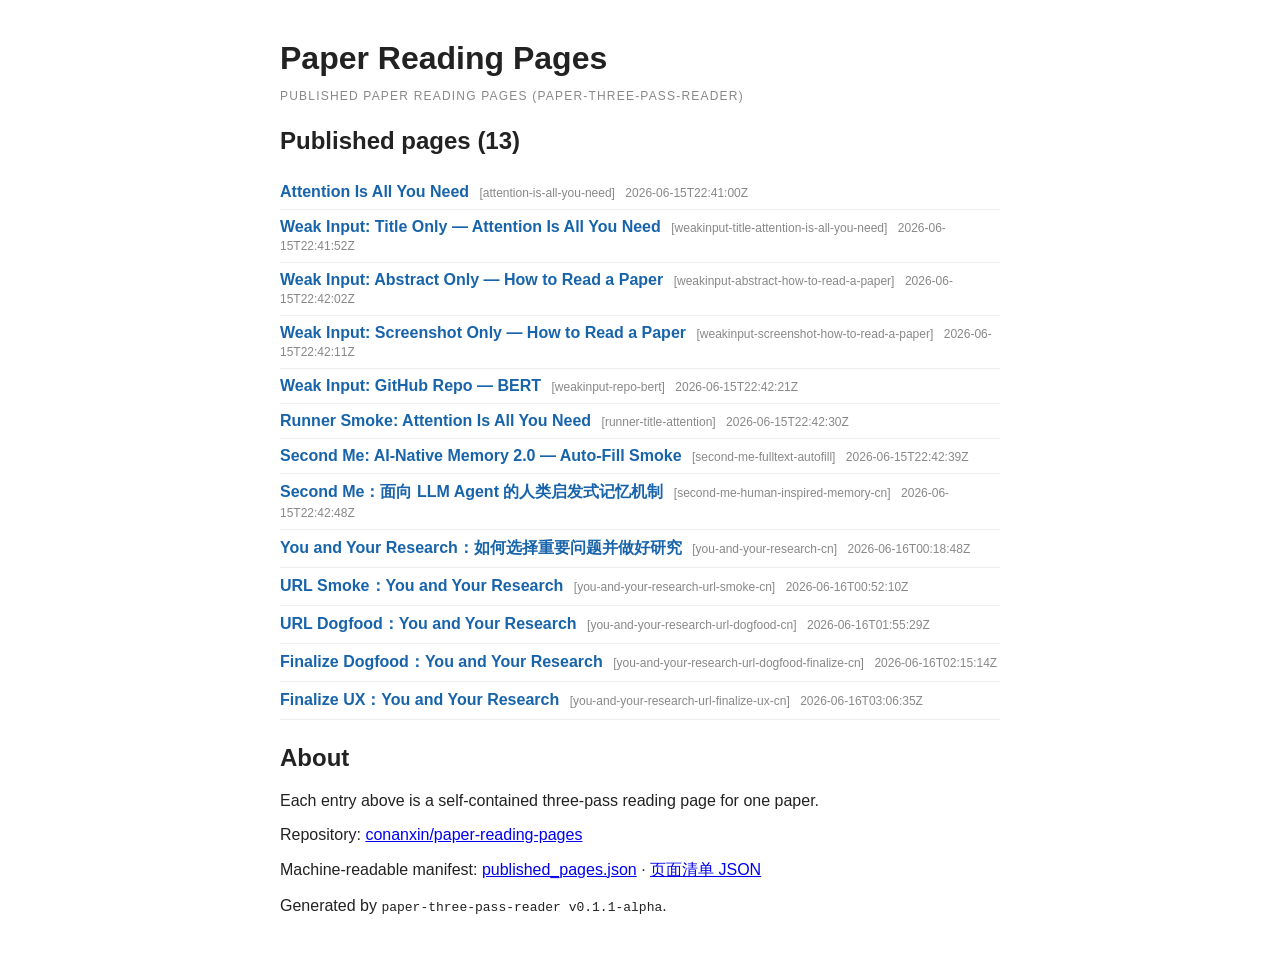
<file: index.html>
<!doctype html>
<html lang="en">
<head>
  <meta charset="utf-8" />
  <meta name="viewport" content="width=device-width, initial-scale=1" />
  <title>Paper Reading Pages — index</title>
  <link rel="stylesheet" href="assets/index.css" />
  <link rel="alternate" type="application/json" href="published_pages.json" title="Published pages manifest" />
</head>
<body>
  <header>
    <h1>Paper Reading Pages</h1>
    <p class="kicker">Published paper reading pages (paper-three-pass-reader)</p>
  </header>
  <main>
    <section>
      <h2>Published pages (13)</h2>
      <ul class="pages">
      <li><a href="/attention-is-all-you-need/">Attention Is All You Need</a> <span class="slug">[attention-is-all-you-need]</span> <span class="time">2026-06-15T22:41:00Z</span></li>
      <li><a href="/weakinput-title-attention-is-all-you-need/">Weak Input: Title Only — Attention Is All You Need</a> <span class="slug">[weakinput-title-attention-is-all-you-need]</span> <span class="time">2026-06-15T22:41:52Z</span></li>
      <li><a href="/weakinput-abstract-how-to-read-a-paper/">Weak Input: Abstract Only — How to Read a Paper</a> <span class="slug">[weakinput-abstract-how-to-read-a-paper]</span> <span class="time">2026-06-15T22:42:02Z</span></li>
      <li><a href="/weakinput-screenshot-how-to-read-a-paper/">Weak Input: Screenshot Only — How to Read a Paper</a> <span class="slug">[weakinput-screenshot-how-to-read-a-paper]</span> <span class="time">2026-06-15T22:42:11Z</span></li>
      <li><a href="/weakinput-repo-bert/">Weak Input: GitHub Repo — BERT</a> <span class="slug">[weakinput-repo-bert]</span> <span class="time">2026-06-15T22:42:21Z</span></li>
      <li><a href="/runner-title-attention/">Runner Smoke: Attention Is All You Need</a> <span class="slug">[runner-title-attention]</span> <span class="time">2026-06-15T22:42:30Z</span></li>
      <li><a href="/second-me-fulltext-autofill/">Second Me: AI-Native Memory 2.0 — Auto-Fill Smoke</a> <span class="slug">[second-me-fulltext-autofill]</span> <span class="time">2026-06-15T22:42:39Z</span></li>
      <li><a href="/second-me-human-inspired-memory-cn/">Second Me：面向 LLM Agent 的人类启发式记忆机制</a> <span class="slug">[second-me-human-inspired-memory-cn]</span> <span class="time">2026-06-15T22:42:48Z</span></li>
      <li><a href="/you-and-your-research-cn/">You and Your Research：如何选择重要问题并做好研究</a> <span class="slug">[you-and-your-research-cn]</span> <span class="time">2026-06-16T00:18:48Z</span></li>
      <li><a href="/you-and-your-research-url-smoke-cn/">URL Smoke：You and Your Research</a> <span class="slug">[you-and-your-research-url-smoke-cn]</span> <span class="time">2026-06-16T00:52:10Z</span></li>
      <li><a href="/you-and-your-research-url-dogfood-cn/">URL Dogfood：You and Your Research</a> <span class="slug">[you-and-your-research-url-dogfood-cn]</span> <span class="time">2026-06-16T01:55:29Z</span></li>
      <li><a href="/you-and-your-research-url-dogfood-finalize-cn/">Finalize Dogfood：You and Your Research</a> <span class="slug">[you-and-your-research-url-dogfood-finalize-cn]</span> <span class="time">2026-06-16T02:15:14Z</span></li>
      <li><a href="/you-and-your-research-url-finalize-ux-cn/">Finalize UX：You and Your Research</a> <span class="slug">[you-and-your-research-url-finalize-ux-cn]</span> <span class="time">2026-06-16T03:06:35Z</span></li>
      </ul>
    </section>
    <section>
      <h2>About</h2>
      <p>Each entry above is a self-contained three-pass reading page for one paper.</p>
      <p>Repository: <a href="https://github.com/conanxin/paper-reading-pages">conanxin/paper-reading-pages</a></p>
      <p>Machine-readable manifest: <a href="published_pages.json">published_pages.json</a> &middot; <a href="published_pages.json" hreflang="zh-CN">页面清单 JSON</a></p>
      <p>Generated by <code>paper-three-pass-reader v0.1.1-alpha</code>.</p>
    </section>
  </main>
</body>
</html>
</file>
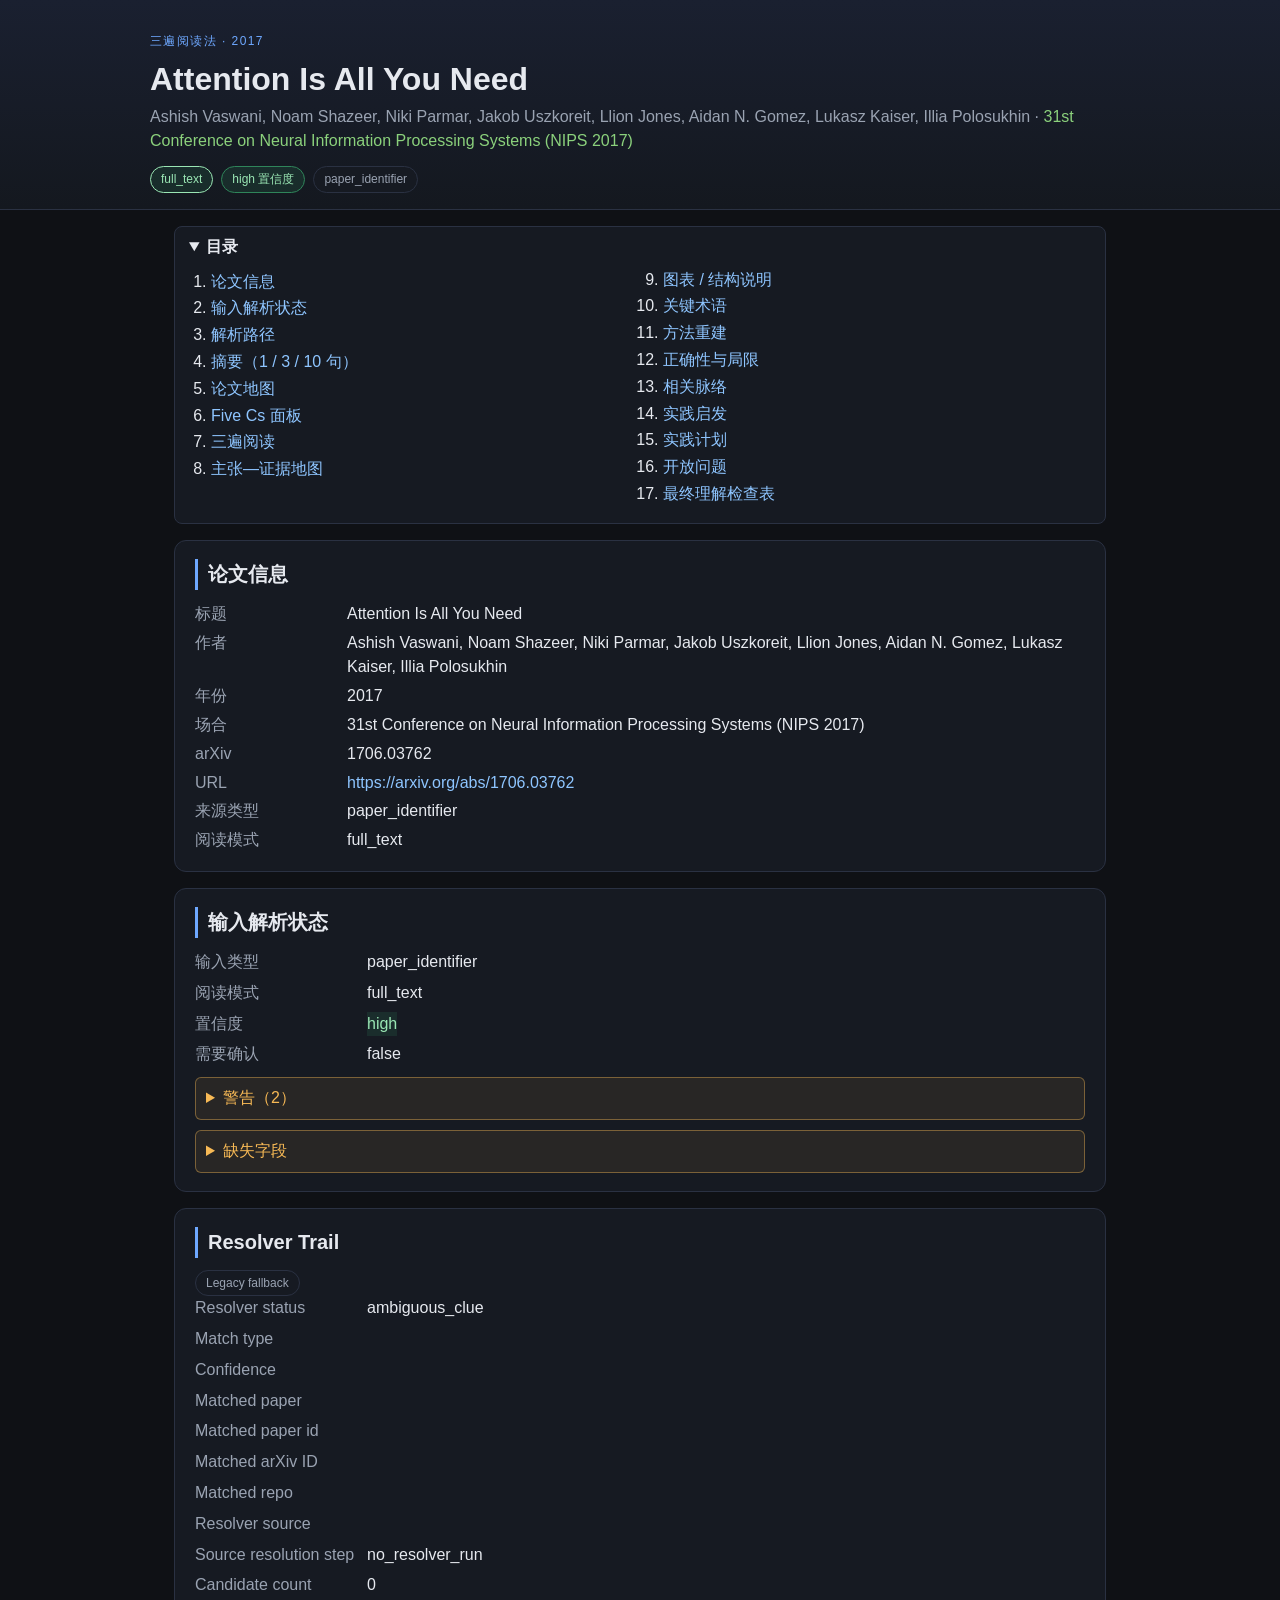
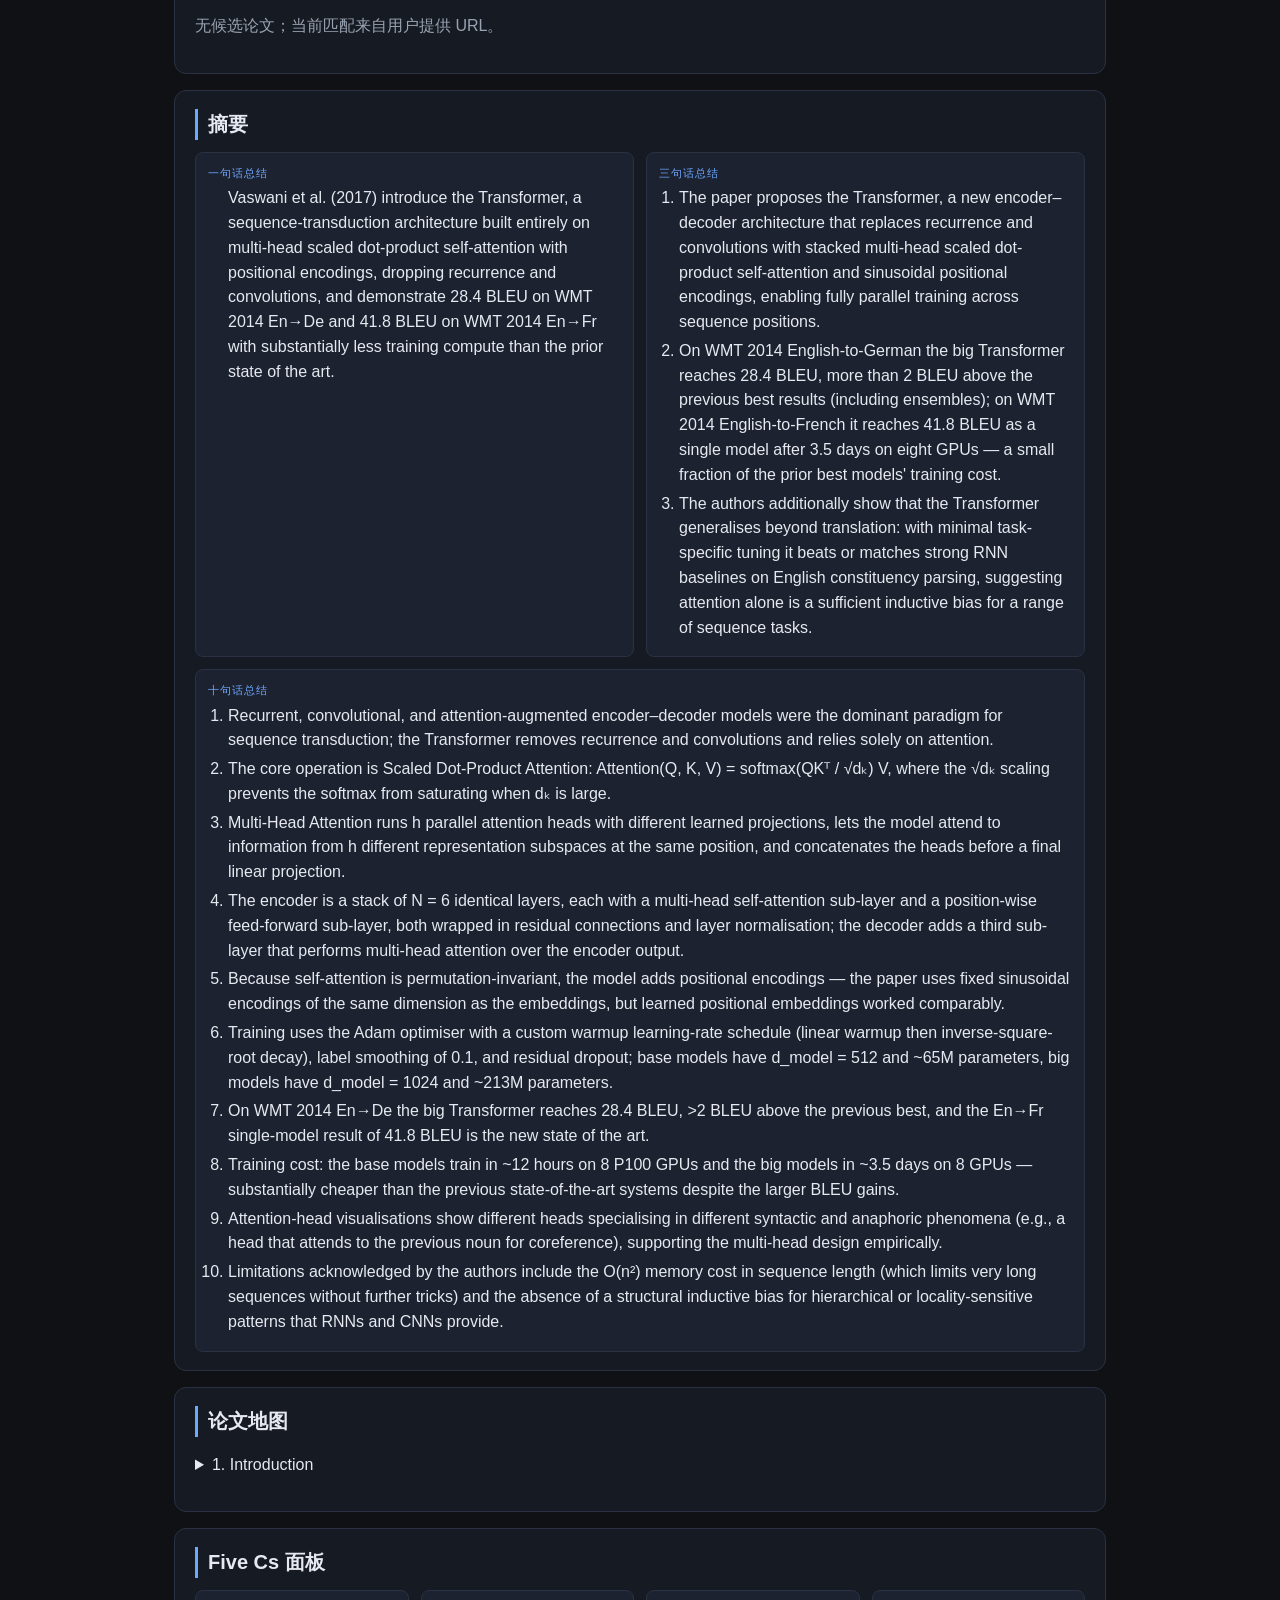
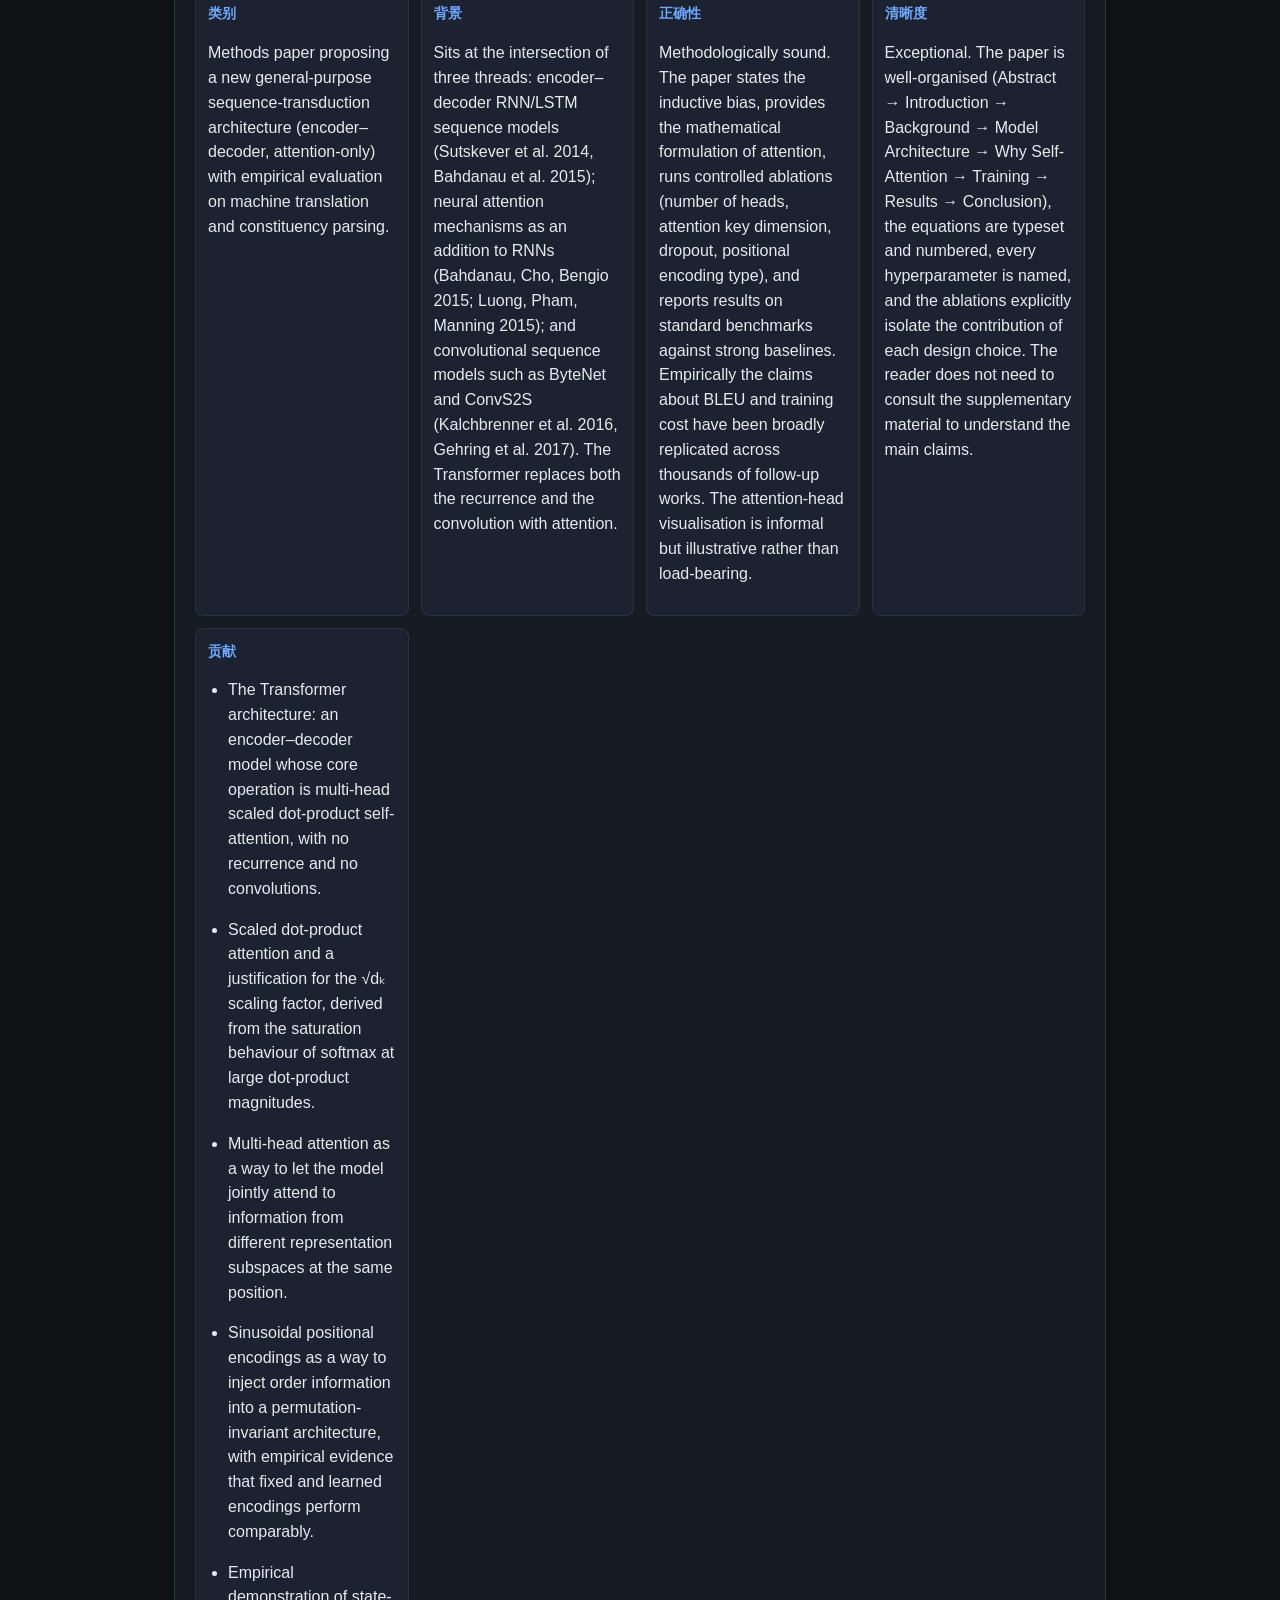
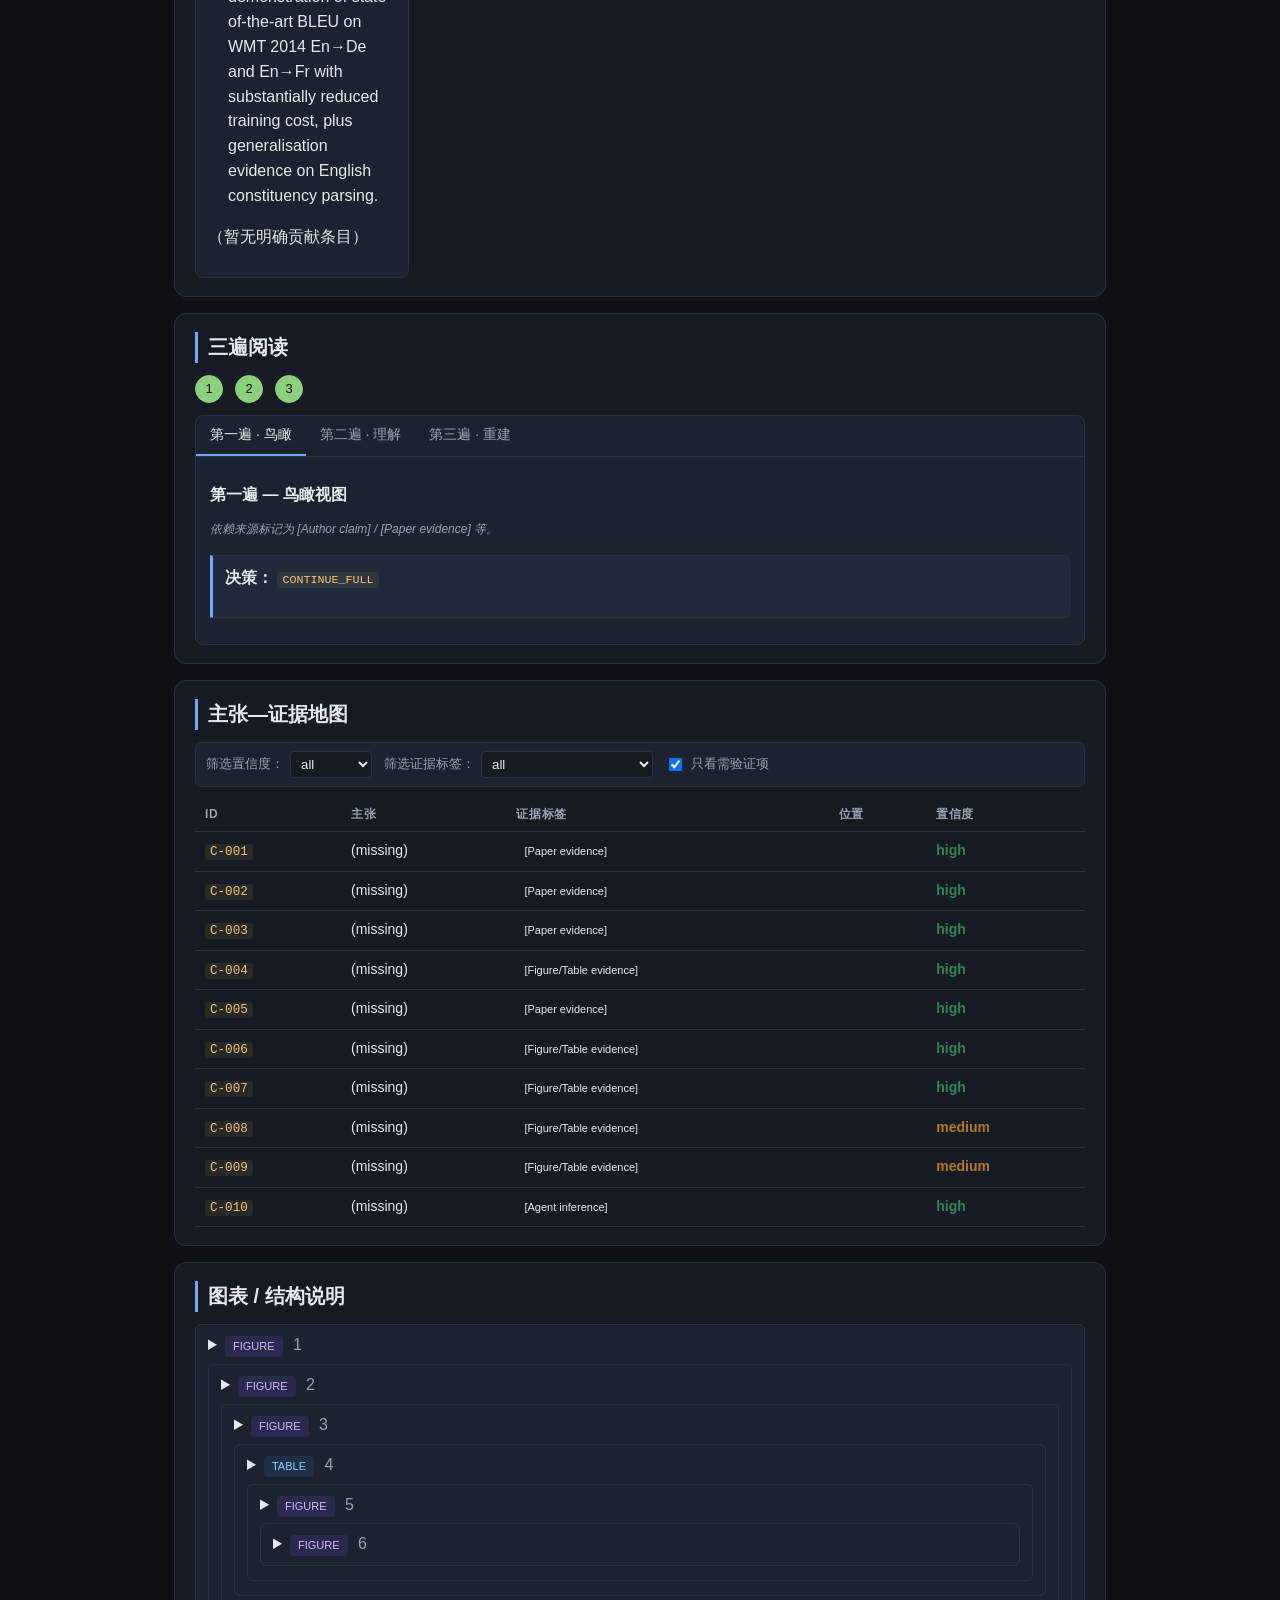
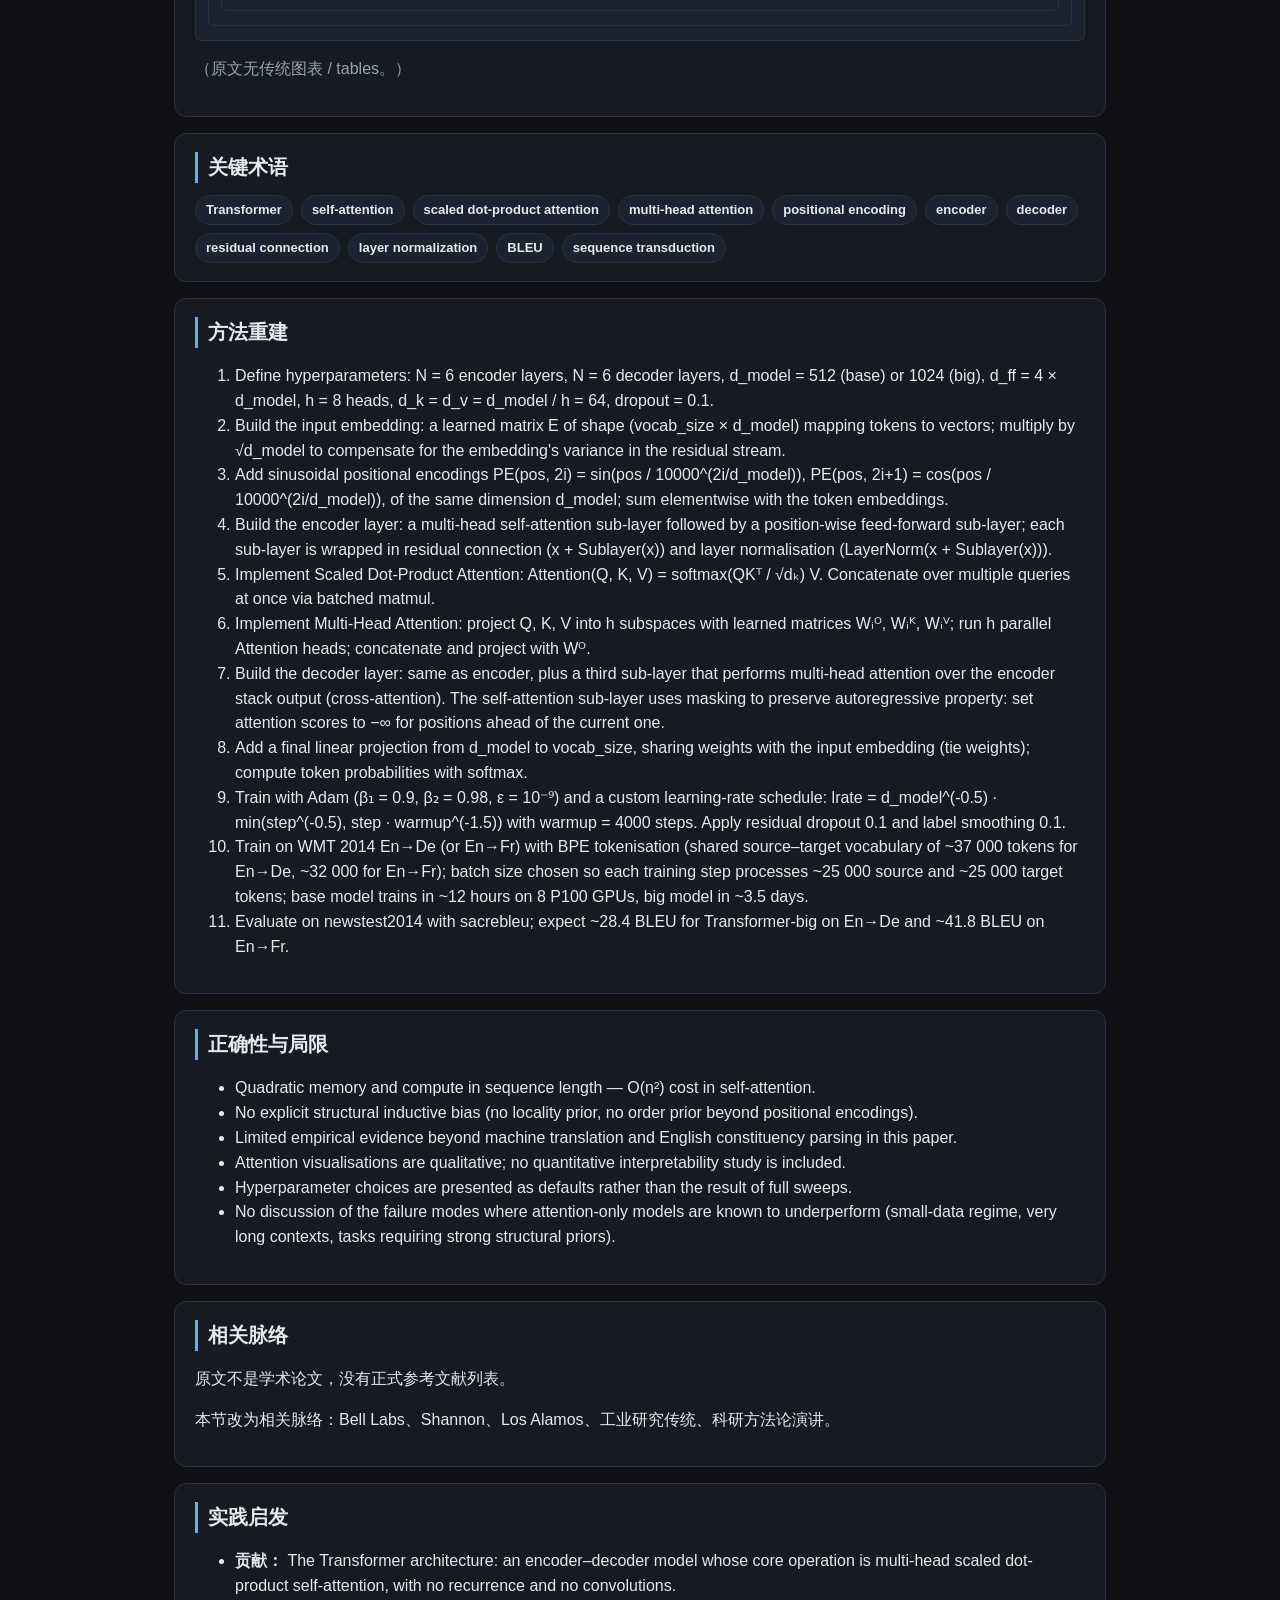
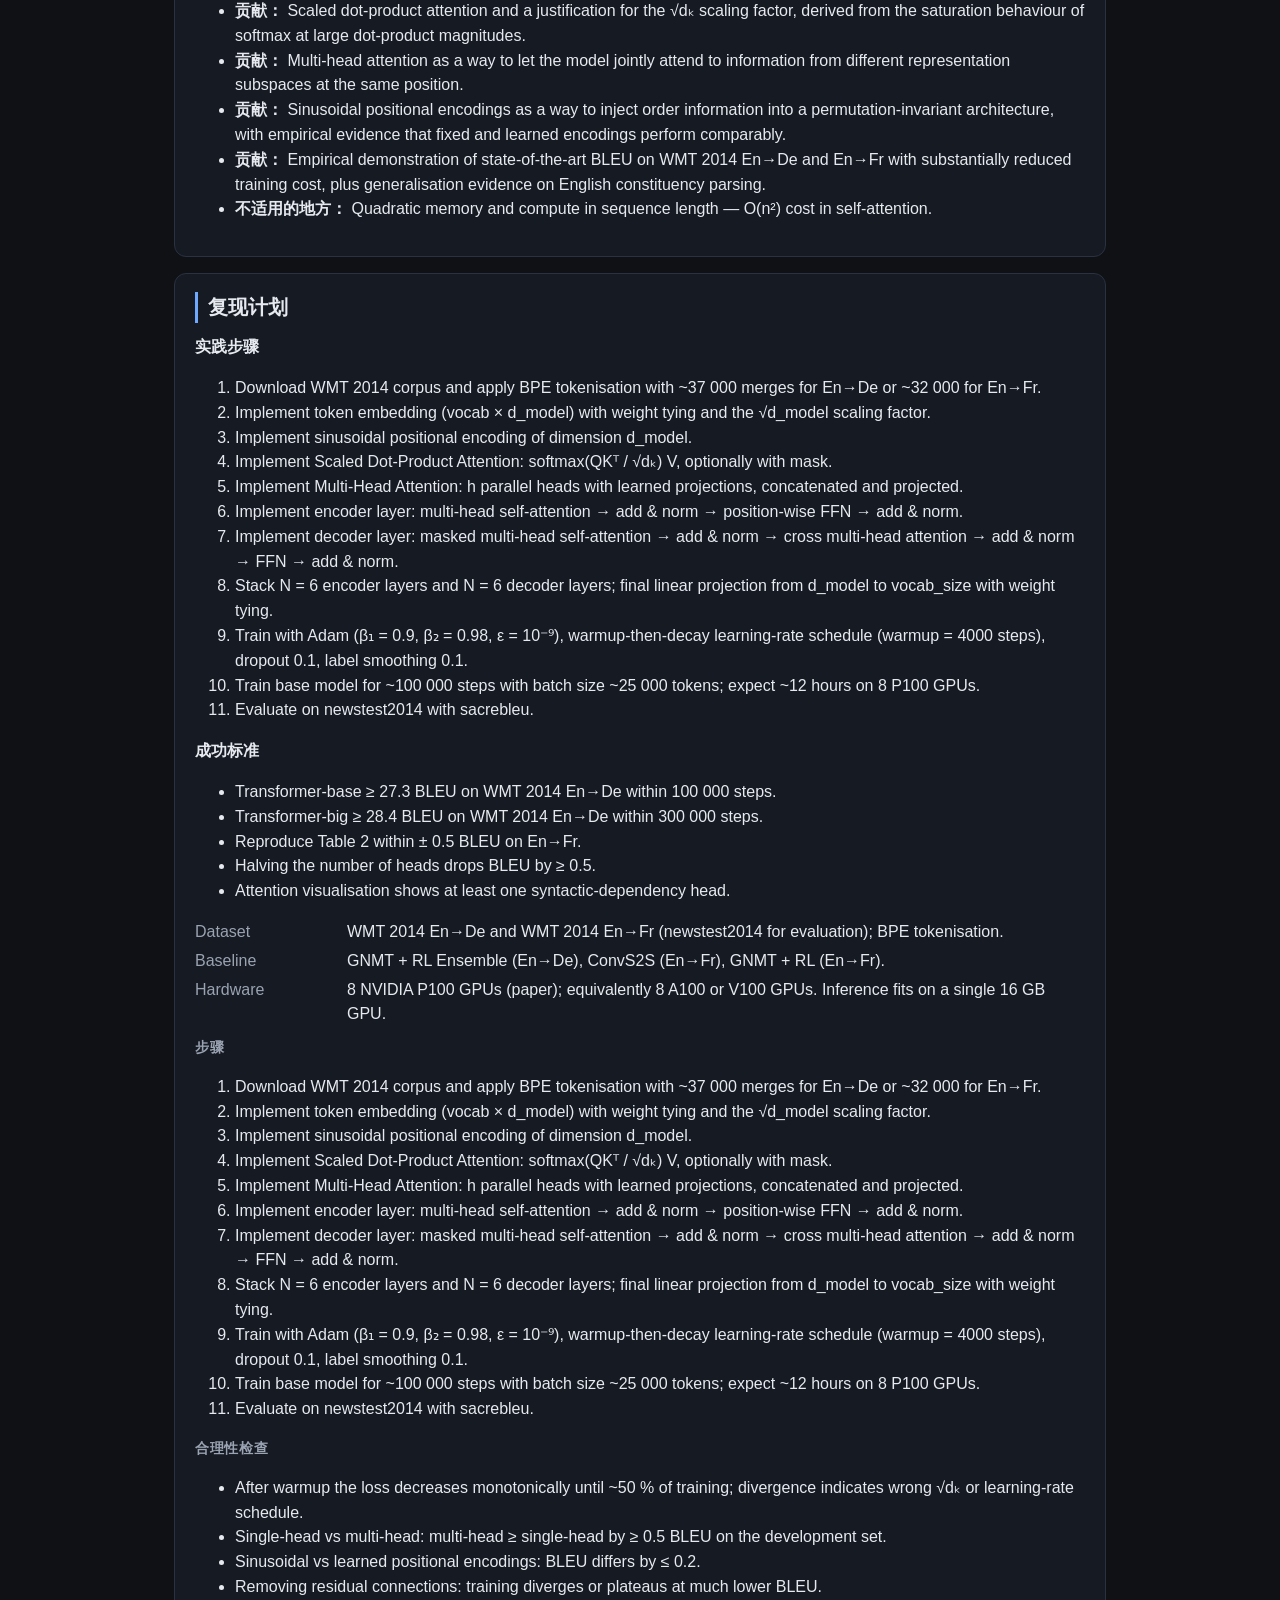
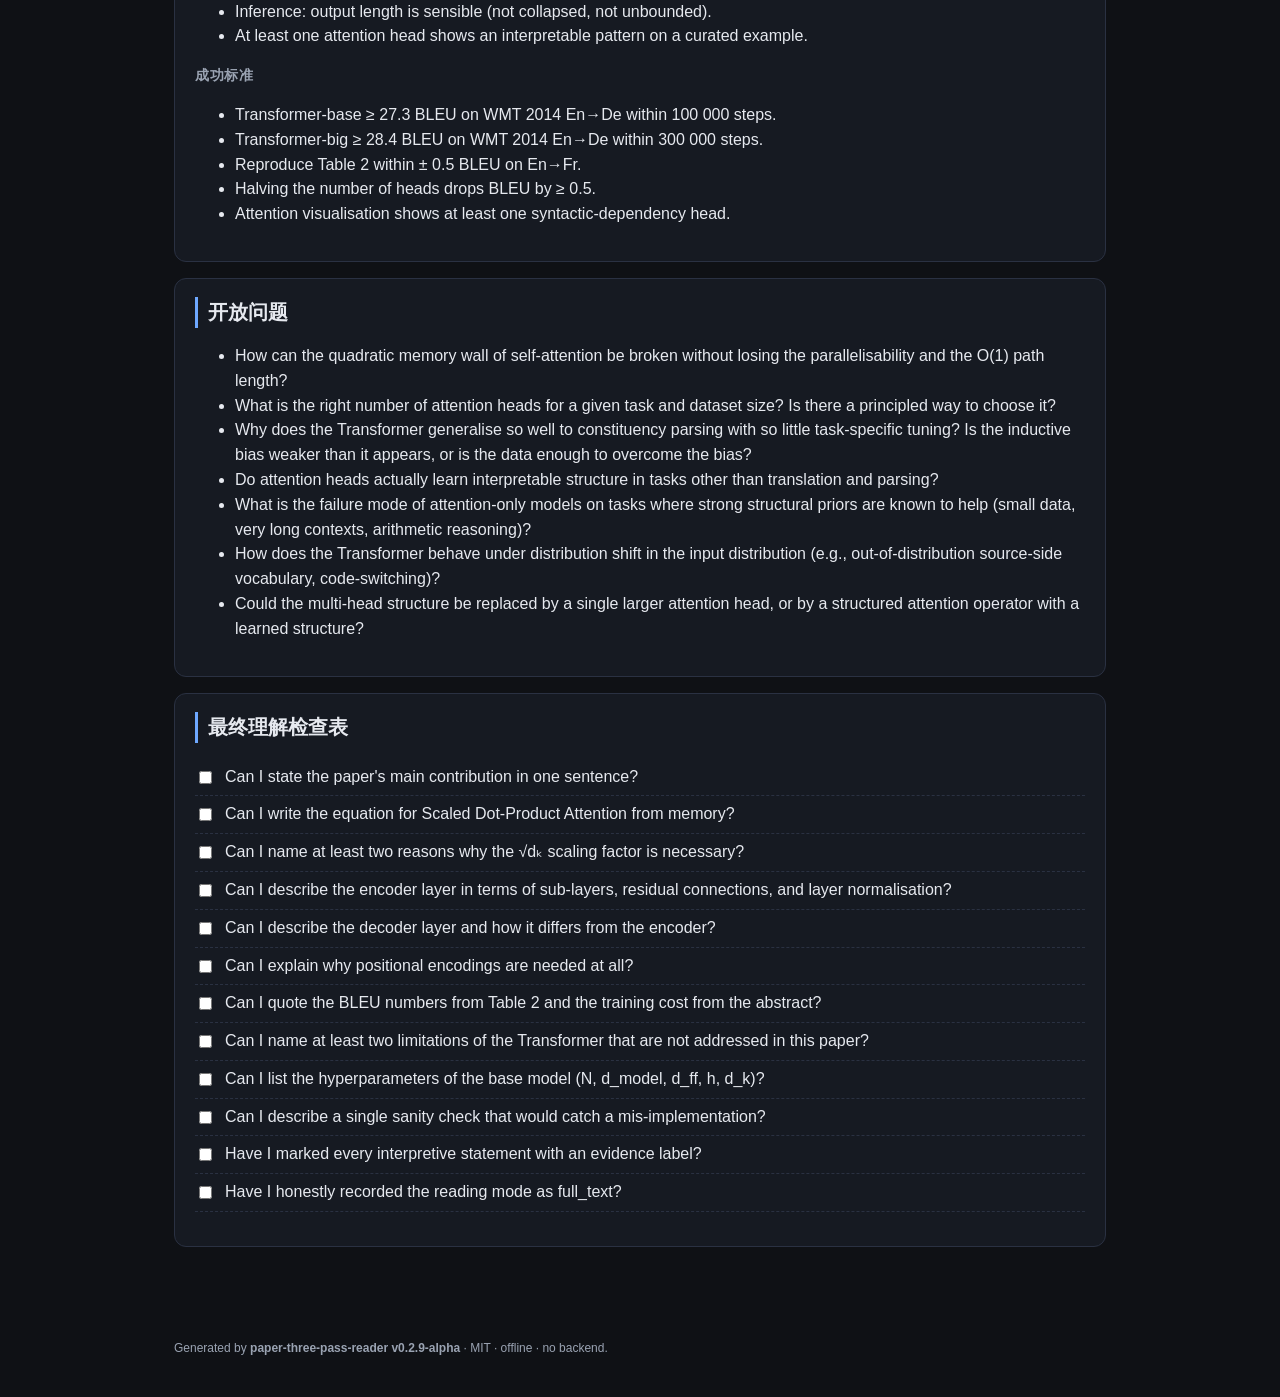
<file: attention-is-all-you-need/index.html>
<!doctype html>
<html lang="">
<head>
  <meta charset="utf-8" />
  <meta name="viewport" content="width=device-width, initial-scale=1" />
  <title>Attention Is All You Need — Three-Pass Reading</title>
  <link rel="stylesheet" href="assets/style.css" />
</head>
<body data-reading-mode="full_text">
  <header class="hero">
    <div class="hero-row">
      <div class="hero-text">
        <div class="kicker">三遍阅读法 · 2017</div>
        <h1>Attention Is All You Need</h1>
        <div class="byline">
          <span>Ashish Vaswani</span>, <span>Noam Shazeer</span>, <span>Niki Parmar</span>, <span>Jakob Uszkoreit</span>, <span>Llion Jones</span>, <span>Aidan N. Gomez</span>, <span>Lukasz Kaiser</span>, <span>Illia Polosukhin</span>
           · <span class="venue">31st Conference on Neural Information Processing Systems (NIPS 2017)</span>
        </div>
        <div class="badges">
          <span class="badge badge-mode" title="阅读模式">full_text</span>
          <span class="badge badge-confidence badge-confidence-high">high 置信度</span>
          <span class="badge badge-input">paper_identifier</span>
        </div>
      </div>
    </div>
  </header>

  <nav class="toc">
    <details open>
      <summary>目录</summary>
      <ol>
        <li><a href="#metadata">论文信息</a></li>
        <li><a href="#intake">输入解析状态</a></li>
        <li><a href="#resolver-trail">解析路径</a></li>
        <li><a href="#summary">摘要（1 / 3 / 10 句）</a></li>
        <li><a href="#paper-map">论文地图</a></li>
        <li><a href="#five-cs">Five Cs 面板</a></li>
        <li><a href="#passes">三遍阅读</a></li>
        <li><a href="#claims">主张—证据地图</a></li>
        <li><a href="#figures">图表 / 结构说明</a></li>
        <li><a href="#glossary">关键术语</a></li>
        <li><a href="#reconstruction">方法重建</a></li>
        <li><a href="#limitations">正确性与局限</a></li>
        <li><a href="#related">相关脉络</a></li>
        <li><a href="#implications">实践启发</a></li>
        <li><a href="#reproduction">实践计划</a></li>
        <li><a href="#open">开放问题</a></li>
        <li><a href="#checklist">最终理解检查表</a></li>
      </ol>
    </details>
  </nav>

  <main>
    <!-- 1. Hero Summary / Paper Metadata -->
    <section id="metadata" class="card">
      <h2>论文信息</h2>
      <dl class="kv">
        <dt>标题</dt><dd>Attention Is All You Need</dd>
        <dt>作者</dt><dd>Ashish Vaswani, Noam Shazeer, Niki Parmar, Jakob Uszkoreit, Llion Jones, Aidan N. Gomez, Lukasz Kaiser, Illia Polosukhin</dd>
        <dt>年份</dt><dd>2017</dd>
        <dt>场合</dt><dd>31st Conference on Neural Information Processing Systems (NIPS 2017)</dd>
        <dt>arXiv</dt><dd>1706.03762</dd>
        
        <dt>URL</dt><dd><a href="https://arxiv.org/abs/1706.03762">https://arxiv.org/abs/1706.03762</a></dd>
        <dt>来源类型</dt><dd>paper_identifier</dd>
        <dt>阅读模式</dt><dd>full_text</dd>
      </dl>
    </section>

    <!-- 2. Intake Status -->
    <section id="intake" class="card">
      <h2>输入解析状态</h2>
      <ul class="kv-list">
        <li><span class="label">输入类型</span> <span class="value">paper_identifier</span></li>
        <li><span class="label">阅读模式</span> <span class="value">full_text</span></li>
        <li><span class="label">置信度</span> <span class="value badge-confidence badge-confidence-high">high</span></li>
        <li><span class="label">需要确认</span> <span class="value">false</span></li>
      </ul>
      
      <details class="warnings">
        <summary>警告（2）</summary>
        <ul><li>DOI not present in arXiv source; arXiv ID 1706.03762v7 used as canonical identifier.</li><li>Equal-contribution author list (Vaswani et al., eight authors).</li></ul>
      </details>
      
      
      <details class="warnings">
        <summary>缺失字段</summary>
        <ul><li>doi</li></ul>
      </details>
      
    </section>

    <!-- 2b. Resolver Trail (structured source_resolution, v0.2.8) -->
    <section id="resolver-trail" class="card">
      <h2>Resolver Trail</h2>
      
      <div class="badges">
        
        
        <span class="badge badge-input">Legacy fallback</span>
        
        
      </div>
      <ul class="kv-list">
        <li><span class="label">Resolver status</span> <span class="value">ambiguous_clue</span></li>
        <li><span class="label">Match type</span> <span class="value"></span></li>
        <li><span class="label">Confidence</span> <span class="value"></span></li>
        <li><span class="label">Matched paper</span> <span class="value"></span></li>
        <li><span class="label">Matched paper id</span> <span class="value"></span></li>
        <li><span class="label">Matched arXiv ID</span> <span class="value"></span></li>
        <li><span class="label">Matched repo</span> <span class="value"></span></li>
        <li><span class="label">Resolver source</span> <span class="value"></span></li>
        <li><span class="label">Source resolution step</span> <span class="value">no_resolver_run</span></li>
        <li><span class="label">Candidate count</span> <span class="value">0</span></li>
      </ul>
      </li></ul>
      </details>
      
      <p class="muted">无候选论文；当前匹配来自用户提供 URL。</p>
      
      
    </section>

    <!-- 3. Summaries -->
    <section id="summary" class="card">
      <h2>摘要</h2>
      <div class="summary-grid">
        <div class="summary-box">
          <div class="summary-label">一句话总结</div>
          <p>Vaswani et al. (2017) introduce the Transformer, a sequence-transduction architecture built entirely on multi-head scaled dot-product self-attention with positional encodings, dropping recurrence and convolutions, and demonstrate 28.4 BLEU on WMT 2014 En→De and 41.8 BLEU on WMT 2014 En→Fr with substantially less training compute than the prior state of the art.</p>
        </div>
        <div class="summary-box">
          <div class="summary-label">三句话总结</div>
          <ol><li>The paper proposes the Transformer, a new encoder–decoder architecture that replaces recurrence and convolutions with stacked multi-head scaled dot-product self-attention and sinusoidal positional encodings, enabling fully parallel training across sequence positions.</li><li>On WMT 2014 English-to-German the big Transformer reaches 28.4 BLEU, more than 2 BLEU above the previous best results (including ensembles); on WMT 2014 English-to-French it reaches 41.8 BLEU as a single model after 3.5 days on eight GPUs — a small fraction of the prior best models' training cost.</li><li>The authors additionally show that the Transformer generalises beyond translation: with minimal task-specific tuning it beats or matches strong RNN baselines on English constituency parsing, suggesting attention alone is a sufficient inductive bias for a range of sequence tasks.</li></ol>
        </div>
        <div class="summary-box summary-wide">
          <div class="summary-label">十句话总结</div>
          <ol><li>Recurrent, convolutional, and attention-augmented encoder–decoder models were the dominant paradigm for sequence transduction; the Transformer removes recurrence and convolutions and relies solely on attention.</li><li>The core operation is Scaled Dot-Product Attention: Attention(Q, K, V) = softmax(QKᵀ / √dₖ) V, where the √dₖ scaling prevents the softmax from saturating when dₖ is large.</li><li>Multi-Head Attention runs h parallel attention heads with different learned projections, lets the model attend to information from h different representation subspaces at the same position, and concatenates the heads before a final linear projection.</li><li>The encoder is a stack of N = 6 identical layers, each with a multi-head self-attention sub-layer and a position-wise feed-forward sub-layer, both wrapped in residual connections and layer normalisation; the decoder adds a third sub-layer that performs multi-head attention over the encoder output.</li><li>Because self-attention is permutation-invariant, the model adds positional encodings — the paper uses fixed sinusoidal encodings of the same dimension as the embeddings, but learned positional embeddings worked comparably.</li><li>Training uses the Adam optimiser with a custom warmup learning-rate schedule (linear warmup then inverse-square-root decay), label smoothing of 0.1, and residual dropout; base models have d_model = 512 and ~65M parameters, big models have d_model = 1024 and ~213M parameters.</li><li>On WMT 2014 En→De the big Transformer reaches 28.4 BLEU, >2 BLEU above the previous best, and the En→Fr single-model result of 41.8 BLEU is the new state of the art.</li><li>Training cost: the base models train in ~12 hours on 8 P100 GPUs and the big models in ~3.5 days on 8 GPUs — substantially cheaper than the previous state-of-the-art systems despite the larger BLEU gains.</li><li>Attention-head visualisations show different heads specialising in different syntactic and anaphoric phenomena (e.g., a head that attends to the previous noun for coreference), supporting the multi-head design empirically.</li><li>Limitations acknowledged by the authors include the O(n²) memory cost in sequence length (which limits very long sequences without further tricks) and the absence of a structural inductive bias for hierarchical or locality-sensitive patterns that RNNs and CNNs provide.</li></ol>
        </div>
      </div>
    </section>

    <!-- 4. Paper Map -->
    <section id="paper-map" class="card">
      <h2>论文地图</h2>
      <ul class="tree">
        
        <li>
          <details><summary>1. Introduction</summary>
            
        <li>
          <details><summary>2. Background</summary>
            
        <li>
          <details><summary>3. Model Architecture</summary>
            
            <ul><li>3.1 Encoder and Decoder Stacks</li><li>3.2 Attention</li><li>3.2.1 Scaled Dot-Product Attention</li><li>3.2.2 Multi-Head Attention</li><li>3.2.3 Applications of Attention in our Model</li><li>3.2.4 (inside Why Self-Attention) Internal structure</li><li>3.3 Position-wise Feed-Forward Networks</li><li>3.4 Embeddings and Softmax</li><li>3.5 Positional Encoding</li><li>3.6 Training</li>
        <li>
          <details><summary>4. Why Self-Attention</summary>
            
        <li>
          <details><summary>5. Training</summary>
            
            <ul><li>5.1 Training Data and Batching</li><li>5.2 Hardware and Schedule</li><li>5.3 Optimizer</li><li>5.4 Regularization</li>
        <li>
          <details><summary>6. Results</summary>
            
            <ul><li>6.1 Machine Translation</li><li>6.2 Model Variations</li><li>6.3 English Constituency Parsing</li>
        <li>
          <details><summary>7. Conclusion</summary>
            
        <li>
          <details><summary>References</summary>
            </ul>
            
          </details>
        </li>
        
      </ul>
    </section>

    <!-- 5. Five Cs -->
    <section id="five-cs" class="card">
      <h2>Five Cs 面板</h2>
      <div class="five-cs-grid">
        <article class="ccard">
          <h3>类别</h3>
          <p class="ccard-value">Methods paper proposing a new general-purpose sequence-transduction architecture (encoder–decoder, attention-only) with empirical evaluation on machine translation and constituency parsing.</p>
          
          
        </article>
        <article class="ccard">
          <h3>背景</h3>
          <p class="ccard-value">Sits at the intersection of three threads: encoder–decoder RNN/LSTM sequence models (Sutskever et al. 2014, Bahdanau et al. 2015); neural attention mechanisms as an addition to RNNs (Bahdanau, Cho, Bengio 2015; Luong, Pham, Manning 2015); and convolutional sequence models such as ByteNet and ConvS2S (Kalchbrenner et al. 2016, Gehring et al. 2017). The Transformer replaces both the recurrence and the convolution with attention.</p>
          
          
        </article>
        <article class="ccard">
          <h3>正确性</h3>
          <p class="ccard-value">Methodologically sound. The paper states the inductive bias, provides the mathematical formulation of attention, runs controlled ablations (number of heads, attention key dimension, dropout, positional encoding type), and reports results on standard benchmarks against strong baselines. Empirically the claims about BLEU and training cost have been broadly replicated across thousands of follow-up works. The attention-head visualisation is informal but illustrative rather than load-bearing.</p>
          
          
        </article>
        <article class="ccard">
          <h3>清晰度</h3>
          <p class="ccard-value">Exceptional. The paper is well-organised (Abstract → Introduction → Background → Model Architecture → Why Self-Attention → Training → Results → Conclusion), the equations are typeset and numbered, every hyperparameter is named, and the ablations explicitly isolate the contribution of each design choice. The reader does not need to consult the supplementary material to understand the main claims.</p>
          
          
        </article>
        <article class="ccard ccard-wide">
          <h3>贡献</h3>
          
          <ul><li><p class="ccard-value">The Transformer architecture: an encoder–decoder model whose core operation is multi-head scaled dot-product self-attention, with no recurrence and no convolutions.</p><li><p class="ccard-value">Scaled dot-product attention and a justification for the √dₖ scaling factor, derived from the saturation behaviour of softmax at large dot-product magnitudes.</p><li><p class="ccard-value">Multi-head attention as a way to let the model jointly attend to information from different representation subspaces at the same position.</p><li><p class="ccard-value">Sinusoidal positional encodings as a way to inject order information into a permutation-invariant architecture, with empirical evidence that fixed and learned encodings perform comparably.</p><li><p class="ccard-value">Empirical demonstration of state-of-the-art BLEU on WMT 2014 En→De and En→Fr with substantially reduced training cost, plus generalisation evidence on English constituency parsing.</p></li></ul>
          
          <p class="ccard-empty">（暂无明确贡献条目）</p>
          
        </article>
      </div>
    </section>

    <!-- 6. Pass 1 / Pass 2 / Pass 3 Tabs -->
    <section id="passes" class="card">
      <h2>三遍阅读</h2>
      <div class="timeline">
        <span class="dot done" title="Pass 1">1</span>
        <span class="dot done" title="Pass 2">2</span>
        <span class="dot done" title="Pass 3">3</span>
      </div>
      <div class="tabs">
        <div class="tab-buttons" role="tablist">
          <button class="tab-btn active" data-tab="p1" role="tab">第一遍 · 鸟瞰</button>
          <button class="tab-btn" data-tab="p2" role="tab">第二遍 · 理解</button>
          <button class="tab-btn" data-tab="p3" role="tab">第三遍 · 重建</button>
        </div>

        <div class="tab-panel active" data-panel="p1">
          <h3>第一遍 — 鸟瞰视图</h3>
          <p class="evidence-line">依赖来源标记为 [Author claim] / [Paper evidence] 等。</p>
          <p></p>
          <div class="callout">
            <strong>决策：</strong> <code>CONTINUE_FULL</code>
            <p></p>
          </div>
        </div>

        <div class="tab-panel" data-panel="p2">
          <h3>第二遍 — 深入理解</h3>
          <h4>核心观点</h4>
          <ol><li>Attention alone — without recurrence or convolution — is sufficient to build a state-of-the-art sequence-transduction encoder–decoder, provided the attention is multi-head and scaled.</li><li>Self-attention connects all positions in a sequence with O(1) path length, compared with O(n) for recurrent layers, which directly improves both parallelisability (training) and long-range dependency modelling.</li><li>Multi-head attention is more expressive than single-head attention because it lets the model attend to information from different representation subspaces at the same position; ablations show that ablations on head count cost BLEU.</li><li>Scaled dot-product attention (softmax(QKᵀ / √dₖ) V) is necessary: without the √dₖ factor the softmax saturates for large dₖ and training fails. The paper proves this both empirically (a variant without the scaling diverges) and intuitively (dot products grow with √dₖ).</li><li>Positional information is reintroduced via fixed sinusoidal encodings added to the input embeddings; the paper shows that learned positional embeddings perform comparably, suggesting that the exact choice is not critical.</li><li>A two-stage learning-rate schedule (linear warmup then inverse-square-root decay) plus residual dropout and label smoothing gives stable training of the deep stack.</li><li>The architectural inductive bias is weak (no locality prior, no order prior) — this is a deliberate trade-off. The paper argues the trade-off is worth it for sequence length ≤ a few hundred because of the parallelisability and the O(1) path length.</li></ol>
          
          <h4>关键参考文献</h4>
          <ul class="refs"><li><strong>Neural Machine Translation by Jointly Learning to Align and Translate</strong> — ['D. Bahdanau', 'K. Cho', 'Y. Bengio']<li><strong>Sequence to Sequence Learning with Neural Networks</strong> — ['I. Sutskever', 'O. Vinyals', 'Q. V. Le']<li><strong>Convolutional Sequence to Sequence Learning</strong> — ['J. Gehring', 'M. Auli', 'D. Grangier', 'D. Yarats', 'Y. N. Dauphin']<li><strong>Long Short-Term Memory</strong> — ['S. Hochreiter', 'J. Schmidhuber']<li><strong>Outrageously Large Neural Networks: The Sparsely-Gated Mixture-of-Experts Layer</strong> — ['N. Shazeer', 'A. Mirhoseini', 'K. Maziarz', 'A. Davis', 'Q. Le', 'G. Hinton', 'J. Dean']<li><strong>Grammar as a Foreign Language</strong> — ['O. Vinyals', 'L. Kaiser', 'T. Koo', 'S. Petrov', 'I. Sutskever', 'G. Hinton']</li></ul>
          
        </div>

        <div class="tab-panel" data-panel="p3">
          <h3>第三遍 — 重建</h3>
          <h4>方法重建</h4>
          <ol><li>Define hyperparameters: N = 6 encoder layers, N = 6 decoder layers, d_model = 512 (base) or 1024 (big), d_ff = 4 × d_model, h = 8 heads, d_k = d_v = d_model / h = 64, dropout = 0.1.</li><li>Build the input embedding: a learned matrix E of shape (vocab_size × d_model) mapping tokens to vectors; multiply by √d_model to compensate for the embedding's variance in the residual stream.</li><li>Add sinusoidal positional encodings PE(pos, 2i) = sin(pos / 10000^(2i/d_model)), PE(pos, 2i+1) = cos(pos / 10000^(2i/d_model)), of the same dimension d_model; sum elementwise with the token embeddings.</li><li>Build the encoder layer: a multi-head self-attention sub-layer followed by a position-wise feed-forward sub-layer; each sub-layer is wrapped in residual connection (x + Sublayer(x)) and layer normalisation (LayerNorm(x + Sublayer(x))).</li><li>Implement Scaled Dot-Product Attention: Attention(Q, K, V) = softmax(QKᵀ / √dₖ) V. Concatenate over multiple queries at once via batched matmul.</li><li>Implement Multi-Head Attention: project Q, K, V into h subspaces with learned matrices Wᵢᴼ, Wᵢᴷ, Wᵢⱽ; run h parallel Attention heads; concatenate and project with Wᴼ.</li><li>Build the decoder layer: same as encoder, plus a third sub-layer that performs multi-head attention over the encoder stack output (cross-attention). The self-attention sub-layer uses masking to preserve autoregressive property: set attention scores to −∞ for positions ahead of the current one.</li><li>Add a final linear projection from d_model to vocab_size, sharing weights with the input embedding (tie weights); compute token probabilities with softmax.</li><li>Train with Adam (β₁ = 0.9, β₂ = 0.98, ε = 10⁻⁹) and a custom learning-rate schedule: lrate = d_model^(-0.5) · min(step^(-0.5), step · warmup^(-1.5)) with warmup = 4000 steps. Apply residual dropout 0.1 and label smoothing 0.1.</li><li>Train on WMT 2014 En→De (or En→Fr) with BPE tokenisation (shared source–target vocabulary of ~37 000 tokens for En→De, ~32 000 for En→Fr); batch size chosen so each training step processes ~25 000 source and ~25 000 target tokens; base model trains in ~12 hours on 8 P100 GPUs, big model in ~3.5 days.</li><li>Evaluate on newstest2014 with sacrebleu; expect ~28.4 BLEU for Transformer-big on En→De and ~41.8 BLEU on En→Fr.</li></ol>
          
          <h4>批判性审视要点</h4>
          <ul><li>The paper presents a single-configuration ablation table on number of heads (Table 4) that uses the base model on a development set; this is informative but not a full hyperparameter sweep, and the optimal number of heads on a different task or scale is not guaranteed to be 8.</li><li>The training-time comparison in Table 2 mixes wall-clock and FLOPs depending on row, and the FLOPs accounting ignores implementation overhead; the comparison is broadly correct but not apples-to-apples.</li><li>The attention-head visualisations (Figure 5) are informal and pick out cherry-picked heads that look interpretable; they are not a quantitative interpretability study.</li><li>The paper does not discuss the O(n²) memory cost of self-attention; this becomes a binding constraint for very long sequences and is the explicit motivation for follow-ups like Longformer, Linformer, and FlashAttention.</li><li>The English constituency parsing result (Table 3) is reported but not analysed in depth; the dataset choice (WSJ, BerkeleyParser) and the role of pre-training are not discussed.</li><li>There is no failure-mode analysis: where does the Transformer actually lose to RNNs or CNNs? The paper frames the comparison as 'Transformer wins everywhere', which is an overstatement.</li><li>Label smoothing of 0.1 is reported to help, but a sweep over the smoothing value is not provided; the choice is presented as a known good default rather than as a deliberate design choice.</li></ul>
          
        </div>
      </div>
    </section>

    <!-- 7. Claims-Evidence Map -->
    <section id="claims" class="card">
      <h2>主张—证据地图</h2>
      <div class="filters">
        <label>筛选置信度：
          <select id="filter-confidence">
            <option value="">all</option>
            <option value="high">high</option>
            <option value="medium">medium</option>
            <option value="low">low</option>
          </select>
        </label>
        <label>筛选证据标签：
          <select id="filter-label">
            <option value="">all</option>
            <option>[Paper evidence]</option>
            <option>[Figure/Table evidence]</option>
            <option>[Author claim]</option>
            <option>[Agent inference]</option>
            <option>[Uncertain]</option>
            <option>[Needs verification]</option>
          </select>
        </label>
        <label><input type="checkbox" id="filter-needs" checked /> 只看需验证项</label>
      </div>
      <table class="claims-table">
        <thead>
          <tr><th>ID</th><th>主张</th><th>证据标签</th><th>位置</th><th>置信度</th></tr>
        </thead>
        <tbody>
          
          <tr data-confidence="high" data-label="[Paper evidence]" data-needs="true">
            <td><code>C-001</code></td>
            <td>(missing)</td>
            <td><span class="ev-label ev-paper-evidence">[Paper evidence]</span></td>
            <td></td>
            <td><span class="conf conf-high">high</span></td>
          </tr>
          
          <tr data-confidence="high" data-label="[Paper evidence]" data-needs="true">
            <td><code>C-002</code></td>
            <td>(missing)</td>
            <td><span class="ev-label ev-paper-evidence">[Paper evidence]</span></td>
            <td></td>
            <td><span class="conf conf-high">high</span></td>
          </tr>
          
          <tr data-confidence="high" data-label="[Paper evidence]" data-needs="true">
            <td><code>C-003</code></td>
            <td>(missing)</td>
            <td><span class="ev-label ev-paper-evidence">[Paper evidence]</span></td>
            <td></td>
            <td><span class="conf conf-high">high</span></td>
          </tr>
          
          <tr data-confidence="high" data-label="[Figure/Table evidence]" data-needs="true">
            <td><code>C-004</code></td>
            <td>(missing)</td>
            <td><span class="ev-label ev-figure-table-evidence">[Figure/Table evidence]</span></td>
            <td></td>
            <td><span class="conf conf-high">high</span></td>
          </tr>
          
          <tr data-confidence="high" data-label="[Paper evidence]" data-needs="true">
            <td><code>C-005</code></td>
            <td>(missing)</td>
            <td><span class="ev-label ev-paper-evidence">[Paper evidence]</span></td>
            <td></td>
            <td><span class="conf conf-high">high</span></td>
          </tr>
          
          <tr data-confidence="high" data-label="[Figure/Table evidence]" data-needs="true">
            <td><code>C-006</code></td>
            <td>(missing)</td>
            <td><span class="ev-label ev-figure-table-evidence">[Figure/Table evidence]</span></td>
            <td></td>
            <td><span class="conf conf-high">high</span></td>
          </tr>
          
          <tr data-confidence="high" data-label="[Figure/Table evidence]" data-needs="true">
            <td><code>C-007</code></td>
            <td>(missing)</td>
            <td><span class="ev-label ev-figure-table-evidence">[Figure/Table evidence]</span></td>
            <td></td>
            <td><span class="conf conf-high">high</span></td>
          </tr>
          
          <tr data-confidence="medium" data-label="[Figure/Table evidence]" data-needs="true">
            <td><code>C-008</code></td>
            <td>(missing)</td>
            <td><span class="ev-label ev-figure-table-evidence">[Figure/Table evidence]</span></td>
            <td></td>
            <td><span class="conf conf-medium">medium</span></td>
          </tr>
          
          <tr data-confidence="medium" data-label="[Figure/Table evidence]" data-needs="true">
            <td><code>C-009</code></td>
            <td>(missing)</td>
            <td><span class="ev-label ev-figure-table-evidence">[Figure/Table evidence]</span></td>
            <td></td>
            <td><span class="conf conf-medium">medium</span></td>
          </tr>
          
          <tr data-confidence="high" data-label="[Agent inference]" data-needs="true">
            <td><code>C-010</code></td>
            <td>(missing)</td>
            <td><span class="ev-label ev-agent-inference">[Agent inference]</span></td>
            <td></td>
            <td><span class="conf conf-high">high</span></td>
          </tr>
          
        </tbody>
      </table>
    </section>

    <!-- 8. Figures and Tables Explanation -->
    <section id="figures" class="card">
      <h2>图表 / 结构说明</h2>
      
      <div class="accordion">
        
        <details>
          <summary>
            <span class="fig-kind fig-figure">figure</span>
            <span class="fig-num">1</span>
        <details>
          <summary>
            <span class="fig-kind fig-figure">figure</span>
            <span class="fig-num">2</span>
        <details>
          <summary>
            <span class="fig-kind fig-figure">figure</span>
            <span class="fig-num">3</span>
        <details>
          <summary>
            <span class="fig-kind fig-table">table</span>
            <span class="fig-num">4</span>
        <details>
          <summary>
            <span class="fig-kind fig-figure">figure</span>
            <span class="fig-num">5</span>
        <details>
          <summary>
            <span class="fig-kind fig-figure">figure</span>
            <span class="fig-num">6</span>
            
          </summary>
          <p></p>
          
        </details>
        
      </div>
      
      
      <p class="muted">（原文无传统图表 / tables。）</p>
      
      
    </section>

    <!-- 9. Key Terms Glossary -->
    <section id="glossary" class="card">
      <h2>关键术语</h2>
      <div class="chips">
        
        <details class="chip">
          <summary><strong>Transformer</strong></summary>
          <div class="chip-body">
            <p>The encoder–decoder architecture proposed in this paper, whose core operation is multi-head scaled dot-product self-attention. No recurrence, no convolutions.</p>
          </div>
        </details>
        
        <details class="chip">
          <summary><strong>self-attention</strong></summary>
          <div class="chip-body">
            <p>An attention mechanism in which queries, keys and values all come from the same sequence, allowing each position to attend to every other position in the same sequence.</p>
          </div>
        </details>
        
        <details class="chip">
          <summary><strong>scaled dot-product attention</strong></summary>
          <div class="chip-body">
            <p>Attention(Q, K, V) = softmax(QKᵀ / √dₖ) V. The √dₖ factor prevents the softmax from saturating when dₖ is large.</p>
          </div>
        </details>
        
        <details class="chip">
          <summary><strong>multi-head attention</strong></summary>
          <div class="chip-body">
            <p>Running h parallel attention heads with different learned projections of Q, K, V, then concatenating the outputs and projecting. Allows the model to attend to information from h different representation subspaces at the same position.</p>
          </div>
        </details>
        
        <details class="chip">
          <summary><strong>positional encoding</strong></summary>
          <div class="chip-body">
            <p>A vector added to each token embedding to inject order information into the otherwise permutation-invariant self-attention. The paper uses fixed sinusoidal encodings of dimension d_model.</p>
          </div>
        </details>
        
        <details class="chip">
          <summary><strong>encoder</strong></summary>
          <div class="chip-body">
            <p>A stack of N = 6 identical layers, each with a multi-head self-attention sub-layer and a position-wise feed-forward sub-layer, both with residual connection and layer normalisation. Maps the input sequence to a continuous representation.</p>
          </div>
        </details>
        
        <details class="chip">
          <summary><strong>decoder</strong></summary>
          <div class="chip-body">
            <p>A stack of N = 6 identical layers. Like the encoder but with a third sub-layer that performs multi-head attention over the encoder output, and with masking in the self-attention sub-layer to preserve the autoregressive property.</p>
          </div>
        </details>
        
        <details class="chip">
          <summary><strong>residual connection</strong></summary>
          <div class="chip-body">
            <p>x + Sublayer(x), a skip connection that lets gradients flow through a deep stack. Combined with layer normalisation: LayerNorm(x + Sublayer(x)).</p>
          </div>
        </details>
        
        <details class="chip">
          <summary><strong>layer normalization</strong></summary>
          <div class="chip-body">
            <p>Per-position, per-feature normalisation that subtracts the mean and divides by the standard deviation across the feature dimension, then applies a learned affine transformation. Used in every sub-layer of the Transformer.</p>
          </div>
        </details>
        
        <details class="chip">
          <summary><strong>BLEU</strong></summary>
          <div class="chip-body">
            <p>Bilingual Evaluation Understudy, a standard machine-translation metric that measures n-gram overlap between the model output and one or more reference translations, with a brevity penalty. Higher is better; the paper reports BLEU on newstest2014.</p>
          </div>
        </details>
        
        <details class="chip">
          <summary><strong>sequence transduction</strong></summary>
          <div class="chip-body">
            <p>The general task of mapping an input sequence to an output sequence, of variable length and potentially different modality. Machine translation, summarisation, and parsing are all sequence-transduction tasks.</p>
          </div>
        </details>
        
      </div>
    </section>

    <!-- 10. Method Reconstruction -->
    <section id="reconstruction" class="card">
      <h2>方法重建</h2>
      <ol><li>Define hyperparameters: N = 6 encoder layers, N = 6 decoder layers, d_model = 512 (base) or 1024 (big), d_ff = 4 × d_model, h = 8 heads, d_k = d_v = d_model / h = 64, dropout = 0.1.</li><li>Build the input embedding: a learned matrix E of shape (vocab_size × d_model) mapping tokens to vectors; multiply by √d_model to compensate for the embedding's variance in the residual stream.</li><li>Add sinusoidal positional encodings PE(pos, 2i) = sin(pos / 10000^(2i/d_model)), PE(pos, 2i+1) = cos(pos / 10000^(2i/d_model)), of the same dimension d_model; sum elementwise with the token embeddings.</li><li>Build the encoder layer: a multi-head self-attention sub-layer followed by a position-wise feed-forward sub-layer; each sub-layer is wrapped in residual connection (x + Sublayer(x)) and layer normalisation (LayerNorm(x + Sublayer(x))).</li><li>Implement Scaled Dot-Product Attention: Attention(Q, K, V) = softmax(QKᵀ / √dₖ) V. Concatenate over multiple queries at once via batched matmul.</li><li>Implement Multi-Head Attention: project Q, K, V into h subspaces with learned matrices Wᵢᴼ, Wᵢᴷ, Wᵢⱽ; run h parallel Attention heads; concatenate and project with Wᴼ.</li><li>Build the decoder layer: same as encoder, plus a third sub-layer that performs multi-head attention over the encoder stack output (cross-attention). The self-attention sub-layer uses masking to preserve autoregressive property: set attention scores to −∞ for positions ahead of the current one.</li><li>Add a final linear projection from d_model to vocab_size, sharing weights with the input embedding (tie weights); compute token probabilities with softmax.</li><li>Train with Adam (β₁ = 0.9, β₂ = 0.98, ε = 10⁻⁹) and a custom learning-rate schedule: lrate = d_model^(-0.5) · min(step^(-0.5), step · warmup^(-1.5)) with warmup = 4000 steps. Apply residual dropout 0.1 and label smoothing 0.1.</li><li>Train on WMT 2014 En→De (or En→Fr) with BPE tokenisation (shared source–target vocabulary of ~37 000 tokens for En→De, ~32 000 for En→Fr); batch size chosen so each training step processes ~25 000 source and ~25 000 target tokens; base model trains in ~12 hours on 8 P100 GPUs, big model in ~3.5 days.</li><li>Evaluate on newstest2014 with sacrebleu; expect ~28.4 BLEU for Transformer-big on En→De and ~41.8 BLEU on En→Fr.</li></ol>
    </section>

    <!-- 11. Correctness and Limitations -->
    <section id="limitations" class="card">
      <h2>正确性与局限</h2>
      <ul><li>Quadratic memory and compute in sequence length — O(n²) cost in self-attention.</li><li>No explicit structural inductive bias (no locality prior, no order prior beyond positional encodings).</li><li>Limited empirical evidence beyond machine translation and English constituency parsing in this paper.</li><li>Attention visualisations are qualitative; no quantitative interpretability study is included.</li><li>Hyperparameter choices are presented as defaults rather than the result of full sweeps.</li><li>No discussion of the failure modes where attention-only models are known to underperform (small-data regime, very long contexts, tasks requiring strong structural priors).</li></ul>
    </section>

    <!-- 12. Related Work Map -->
    <section id="related" class="card">
      <h2>相关脉络</h2>
      </li></ul>
      
      <p>原文不是学术论文，没有正式参考文献列表。</p>
      <p>本节改为相关脉络：Bell Labs、Shannon、Los Alamos、工业研究传统、科研方法论演讲。</p>
      
    </section>

    <!-- 13. Practical Implications -->
    <section id="implications" class="card">
      <h2>实践启发</h2>
      <ul>
        <li><strong>贡献：</strong> The Transformer architecture: an encoder–decoder model whose core operation is multi-head scaled dot-product self-attention, with no recurrence and no convolutions.</li><li><strong>贡献：</strong> Scaled dot-product attention and a justification for the √dₖ scaling factor, derived from the saturation behaviour of softmax at large dot-product magnitudes.</li><li><strong>贡献：</strong> Multi-head attention as a way to let the model jointly attend to information from different representation subspaces at the same position.</li><li><strong>贡献：</strong> Sinusoidal positional encodings as a way to inject order information into a permutation-invariant architecture, with empirical evidence that fixed and learned encodings perform comparably.</li><li><strong>贡献：</strong> Empirical demonstration of state-of-the-art BLEU on WMT 2014 En→De and En→Fr with substantially reduced training cost, plus generalisation evidence on English constituency parsing.</li>
        <li><strong>不适用的地方：</strong> Quadratic memory and compute in sequence length — O(n²) cost in self-attention.</li>
      </ul>
    </section>

    <!-- 14. Reproduction Plan / 实践计划 -->
    <section id="reproduction" class="card">
      <h2>复现计划</h2>
      
        
        
        
        <h3>实践步骤</h3>
        <ol><li>Download WMT 2014 corpus and apply BPE tokenisation with ~37 000 merges for En→De or ~32 000 for En→Fr.</li><li>Implement token embedding (vocab × d_model) with weight tying and the √d_model scaling factor.</li><li>Implement sinusoidal positional encoding of dimension d_model.</li><li>Implement Scaled Dot-Product Attention: softmax(QKᵀ / √dₖ) V, optionally with mask.</li><li>Implement Multi-Head Attention: h parallel heads with learned projections, concatenated and projected.</li><li>Implement encoder layer: multi-head self-attention → add & norm → position-wise FFN → add & norm.</li><li>Implement decoder layer: masked multi-head self-attention → add & norm → cross multi-head attention → add & norm → FFN → add & norm.</li><li>Stack N = 6 encoder layers and N = 6 decoder layers; final linear projection from d_model to vocab_size with weight tying.</li><li>Train with Adam (β₁ = 0.9, β₂ = 0.98, ε = 10⁻⁹), warmup-then-decay learning-rate schedule (warmup = 4000 steps), dropout 0.1, label smoothing 0.1.</li><li>Train base model for ~100 000 steps with batch size ~25 000 tokens; expect ~12 hours on 8 P100 GPUs.</li><li>Evaluate on newstest2014 with sacrebleu.</li></ol>
        
        
        <h3>成功标准</h3>
        <ul><li>Transformer-base ≥ 27.3 BLEU on WMT 2014 En→De within 100 000 steps.</li><li>Transformer-big ≥ 28.4 BLEU on WMT 2014 En→De within 300 000 steps.</li><li>Reproduce Table 2 within ± 0.5 BLEU on En→Fr.</li><li>Halving the number of heads drops BLEU by ≥ 0.5.</li><li>Attention visualisation shows at least one syntactic-dependency head.</li></ul>
        
        
        
      
        <dl class="kv">
          <dt>Dataset</dt><dd>WMT 2014 En→De and WMT 2014 En→Fr (newstest2014 for evaluation); BPE tokenisation.</dd>
          <dt>Baseline</dt><dd>GNMT + RL Ensemble (En→De), ConvS2S (En→Fr), GNMT + RL (En→Fr).</dd>
          <dt>Hardware</dt><dd>8 NVIDIA P100 GPUs (paper); equivalently 8 A100 or V100 GPUs. Inference fits on a single 16 GB GPU.</dd>
        </dl>
        <h4>步骤</h4>
        <ol><li>Download WMT 2014 corpus and apply BPE tokenisation with ~37 000 merges for En→De or ~32 000 for En→Fr.</li><li>Implement token embedding (vocab × d_model) with weight tying and the √d_model scaling factor.</li><li>Implement sinusoidal positional encoding of dimension d_model.</li><li>Implement Scaled Dot-Product Attention: softmax(QKᵀ / √dₖ) V, optionally with mask.</li><li>Implement Multi-Head Attention: h parallel heads with learned projections, concatenated and projected.</li><li>Implement encoder layer: multi-head self-attention → add & norm → position-wise FFN → add & norm.</li><li>Implement decoder layer: masked multi-head self-attention → add & norm → cross multi-head attention → add & norm → FFN → add & norm.</li><li>Stack N = 6 encoder layers and N = 6 decoder layers; final linear projection from d_model to vocab_size with weight tying.</li><li>Train with Adam (β₁ = 0.9, β₂ = 0.98, ε = 10⁻⁹), warmup-then-decay learning-rate schedule (warmup = 4000 steps), dropout 0.1, label smoothing 0.1.</li><li>Train base model for ~100 000 steps with batch size ~25 000 tokens; expect ~12 hours on 8 P100 GPUs.</li><li>Evaluate on newstest2014 with sacrebleu.</li></ol>
        
        <h4>合理性检查</h4>
        <ul><li>After warmup the loss decreases monotonically until ~50 % of training; divergence indicates wrong √dₖ or learning-rate schedule.</li><li>Single-head vs multi-head: multi-head ≥ single-head by ≥ 0.5 BLEU on the development set.</li><li>Sinusoidal vs learned positional encodings: BLEU differs by ≤ 0.2.</li><li>Removing residual connections: training diverges or plateaus at much lower BLEU.</li><li>Inference: output length is sensible (not collapsed, not unbounded).</li><li>At least one attention head shows an interpretable pattern on a curated example.</li></ul>
        
        
        <h4>成功标准</h4>
        <ul><li>Transformer-base ≥ 27.3 BLEU on WMT 2014 En→De within 100 000 steps.</li><li>Transformer-big ≥ 28.4 BLEU on WMT 2014 En→De within 300 000 steps.</li><li>Reproduce Table 2 within ± 0.5 BLEU on En→Fr.</li><li>Halving the number of heads drops BLEU by ≥ 0.5.</li><li>Attention visualisation shows at least one syntactic-dependency head.</li></ul>
        
      
    </section>

    <!-- 15. Open Questions -->
    <section id="open" class="card">
      <h2>开放问题</h2>
      <ul><li>How can the quadratic memory wall of self-attention be broken without losing the parallelisability and the O(1) path length?</li><li>What is the right number of attention heads for a given task and dataset size? Is there a principled way to choose it?</li><li>Why does the Transformer generalise so well to constituency parsing with so little task-specific tuning? Is the inductive bias weaker than it appears, or is the data enough to overcome the bias?</li><li>Do attention heads actually learn interpretable structure in tasks other than translation and parsing?</li><li>What is the failure mode of attention-only models on tasks where strong structural priors are known to help (small data, very long contexts, arithmetic reasoning)?</li><li>How does the Transformer behave under distribution shift in the input distribution (e.g., out-of-distribution source-side vocabulary, code-switching)?</li><li>Could the multi-head structure be replaced by a single larger attention head, or by a structured attention operator with a learned structure?</li></ul>
    </section>

    <!-- 16. Final Checklist -->
    <section id="checklist" class="card">
      <h2>最终理解检查表</h2>
      <ol class="checklist">
        
        <li><label><input type="checkbox" /> Can I state the paper's main contribution in one sentence?</label></li>
        
        <li><label><input type="checkbox" /> Can I write the equation for Scaled Dot-Product Attention from memory?</label></li>
        
        <li><label><input type="checkbox" /> Can I name at least two reasons why the √dₖ scaling factor is necessary?</label></li>
        
        <li><label><input type="checkbox" /> Can I describe the encoder layer in terms of sub-layers, residual connections, and layer normalisation?</label></li>
        
        <li><label><input type="checkbox" /> Can I describe the decoder layer and how it differs from the encoder?</label></li>
        
        <li><label><input type="checkbox" /> Can I explain why positional encodings are needed at all?</label></li>
        
        <li><label><input type="checkbox" /> Can I quote the BLEU numbers from Table 2 and the training cost from the abstract?</label></li>
        
        <li><label><input type="checkbox" /> Can I name at least two limitations of the Transformer that are not addressed in this paper?</label></li>
        
        <li><label><input type="checkbox" /> Can I list the hyperparameters of the base model (N, d_model, d_ff, h, d_k)?</label></li>
        
        <li><label><input type="checkbox" /> Can I describe a single sanity check that would catch a mis-implementation?</label></li>
        
        <li><label><input type="checkbox" /> Have I marked every interpretive statement with an evidence label?</label></li>
        
        <li><label><input type="checkbox" /> Have I honestly recorded the reading mode as full_text?</label></li>
        
      </ol>
    </section>
  </main>

  <footer>
    <p>Generated by <strong>paper-three-pass-reader v0.2.9-alpha</strong> · MIT · offline · no backend.</p>
  </footer>

  <script src="assets/app.js"></script>
</body>
</html>
</file>
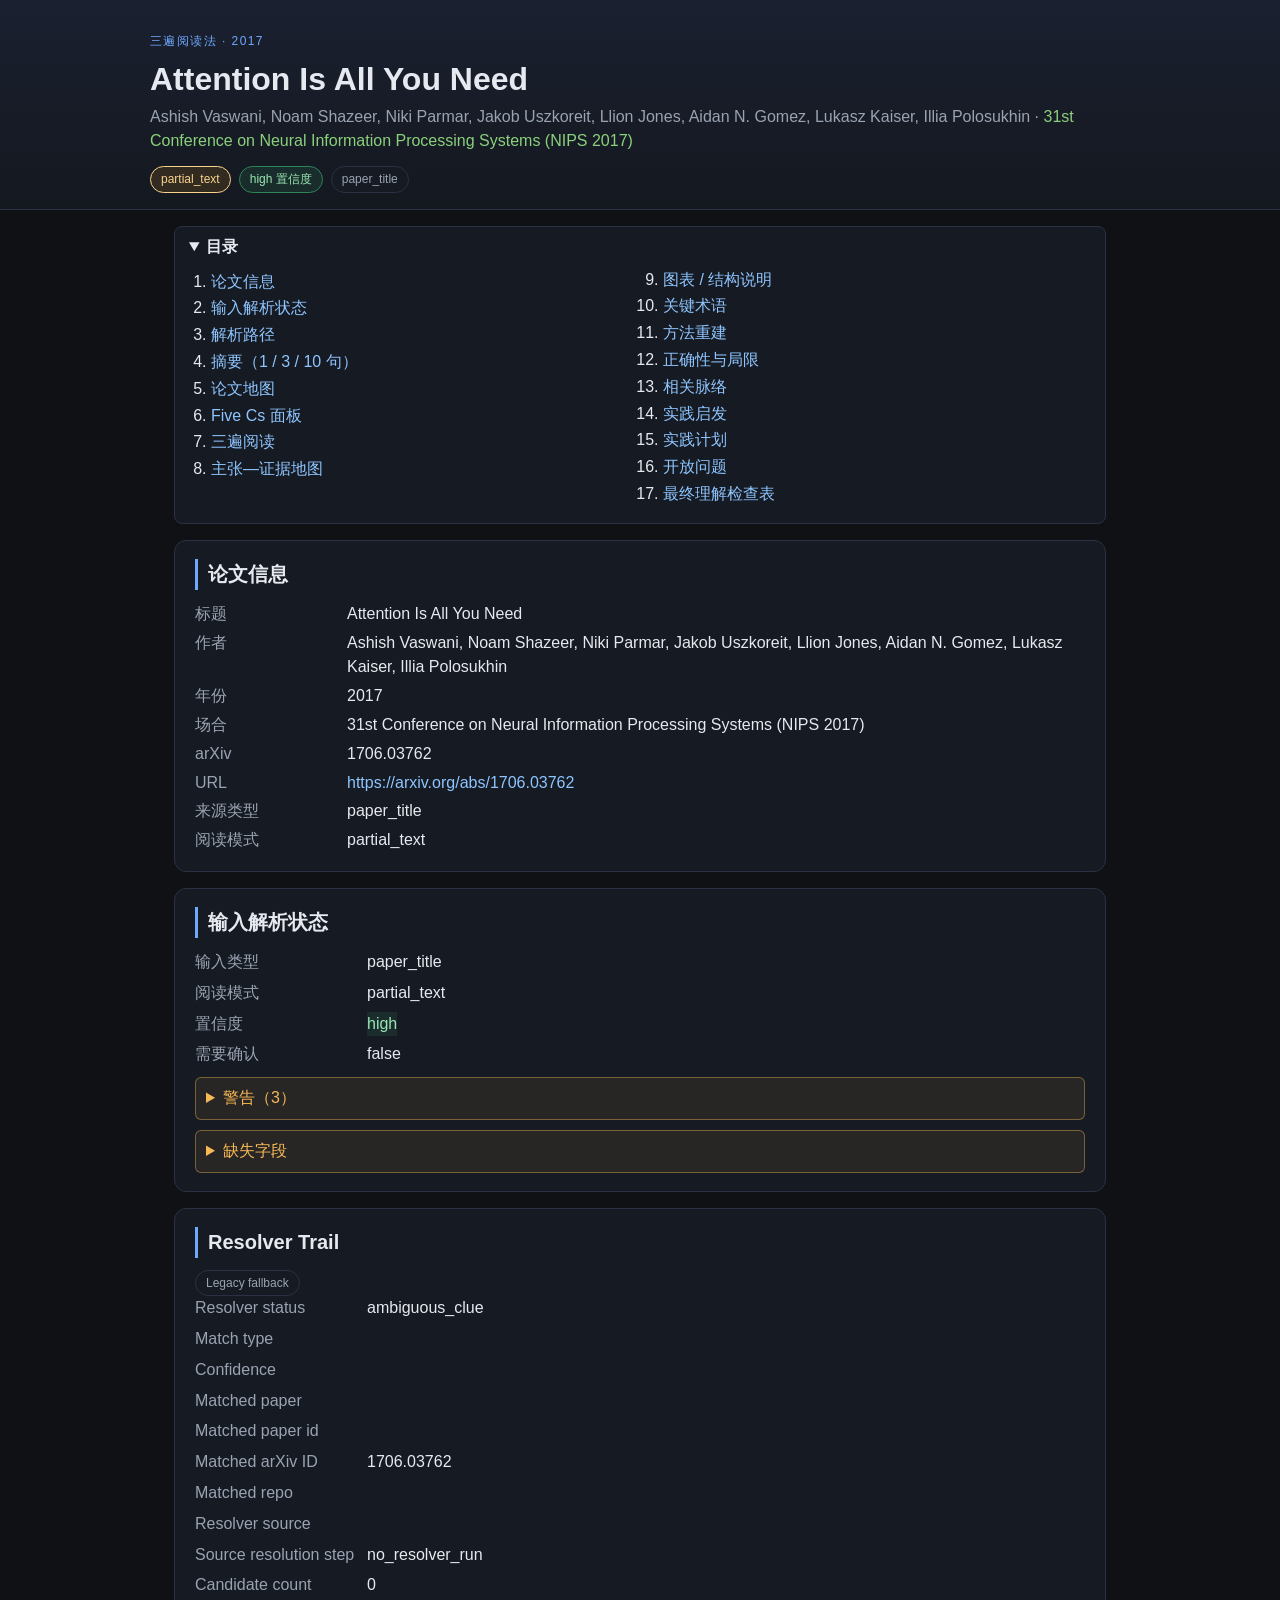
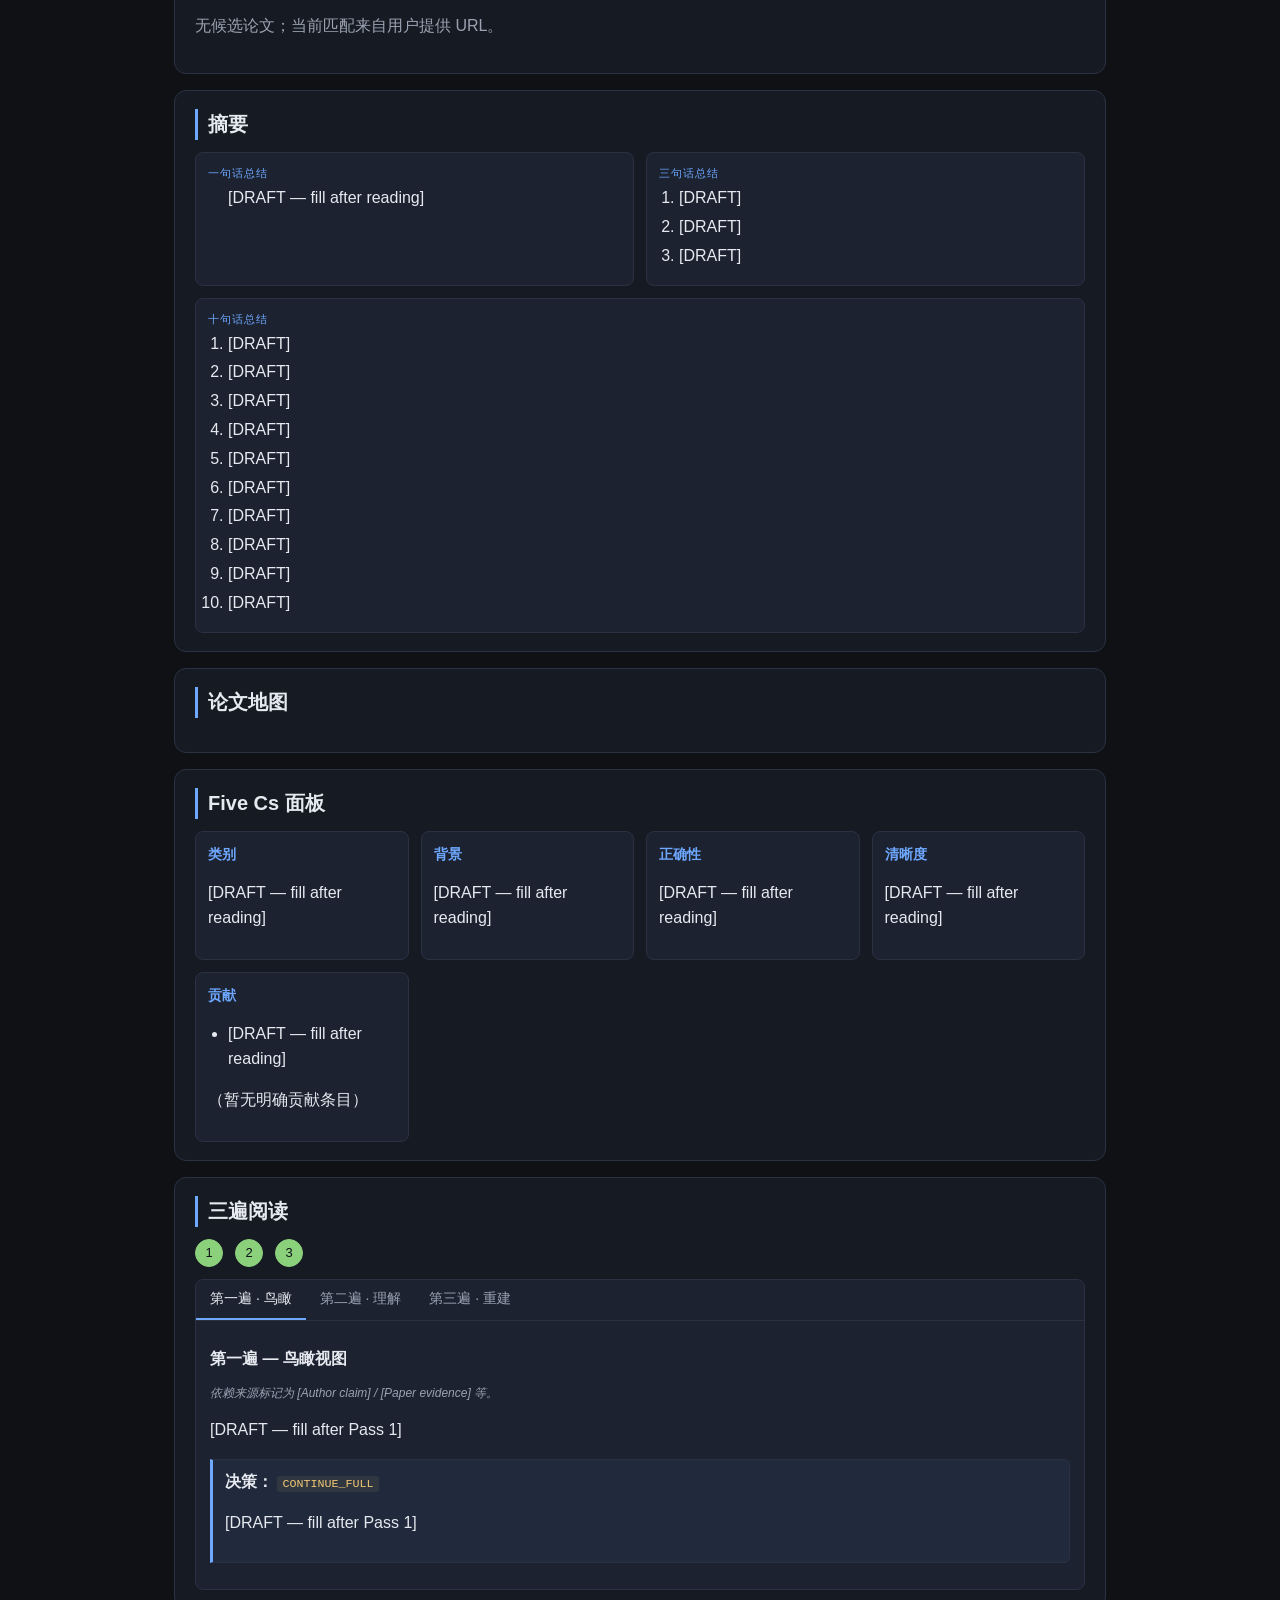
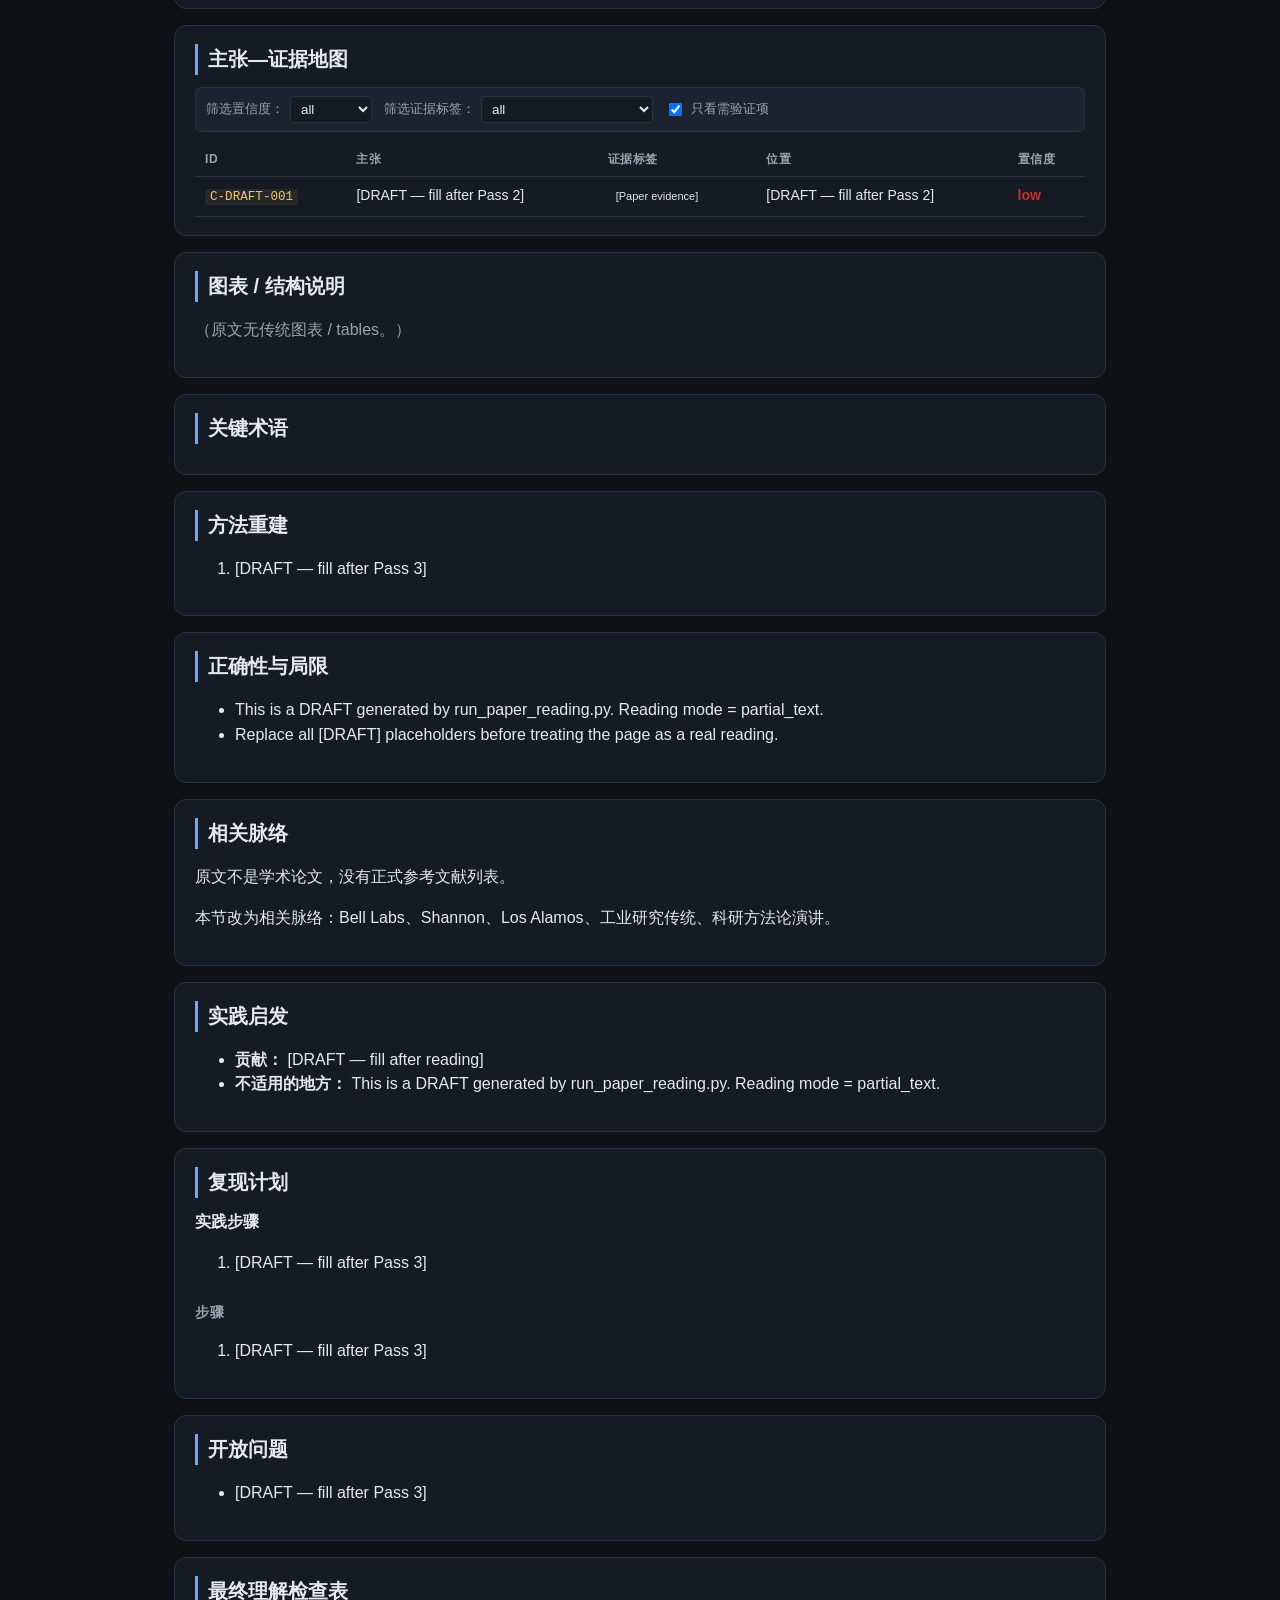
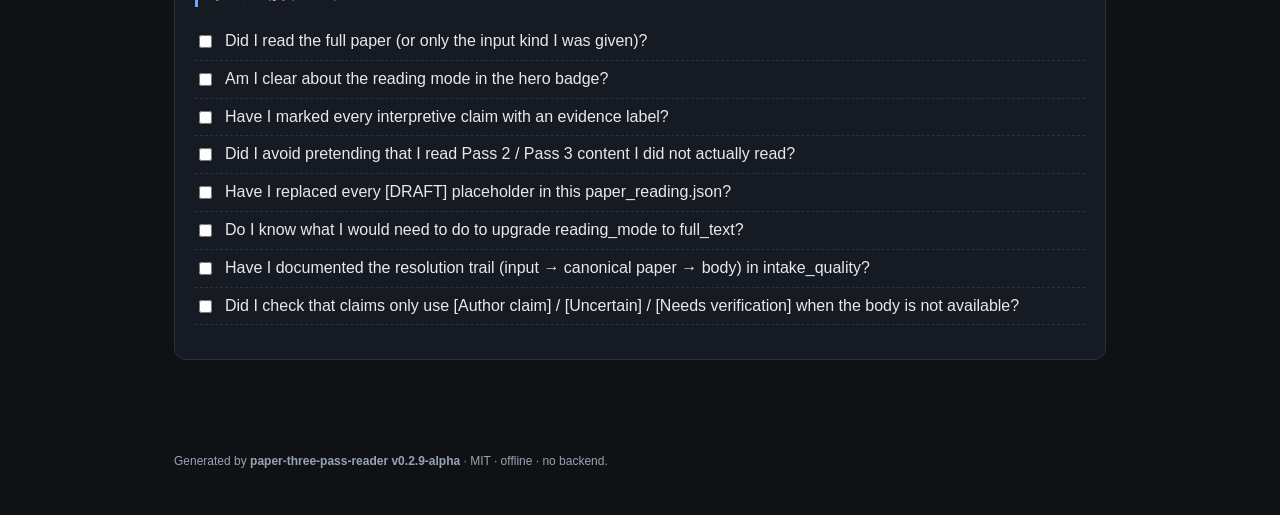
<file: runner-title-attention/index.html>
<!doctype html>
<html lang="">
<head>
  <meta charset="utf-8" />
  <meta name="viewport" content="width=device-width, initial-scale=1" />
  <title>Attention Is All You Need — Three-Pass Reading</title>
  <link rel="stylesheet" href="assets/style.css" />
</head>
<body data-reading-mode="partial_text">
  <header class="hero">
    <div class="hero-row">
      <div class="hero-text">
        <div class="kicker">三遍阅读法 · 2017</div>
        <h1>Attention Is All You Need</h1>
        <div class="byline">
          <span>Ashish Vaswani</span>, <span>Noam Shazeer</span>, <span>Niki Parmar</span>, <span>Jakob Uszkoreit</span>, <span>Llion Jones</span>, <span>Aidan N. Gomez</span>, <span>Lukasz Kaiser</span>, <span>Illia Polosukhin</span>
           · <span class="venue">31st Conference on Neural Information Processing Systems (NIPS 2017)</span>
        </div>
        <div class="badges">
          <span class="badge badge-mode" title="阅读模式">partial_text</span>
          <span class="badge badge-confidence badge-confidence-high">high 置信度</span>
          <span class="badge badge-input">paper_title</span>
        </div>
      </div>
    </div>
  </header>

  <nav class="toc">
    <details open>
      <summary>目录</summary>
      <ol>
        <li><a href="#metadata">论文信息</a></li>
        <li><a href="#intake">输入解析状态</a></li>
        <li><a href="#resolver-trail">解析路径</a></li>
        <li><a href="#summary">摘要（1 / 3 / 10 句）</a></li>
        <li><a href="#paper-map">论文地图</a></li>
        <li><a href="#five-cs">Five Cs 面板</a></li>
        <li><a href="#passes">三遍阅读</a></li>
        <li><a href="#claims">主张—证据地图</a></li>
        <li><a href="#figures">图表 / 结构说明</a></li>
        <li><a href="#glossary">关键术语</a></li>
        <li><a href="#reconstruction">方法重建</a></li>
        <li><a href="#limitations">正确性与局限</a></li>
        <li><a href="#related">相关脉络</a></li>
        <li><a href="#implications">实践启发</a></li>
        <li><a href="#reproduction">实践计划</a></li>
        <li><a href="#open">开放问题</a></li>
        <li><a href="#checklist">最终理解检查表</a></li>
      </ol>
    </details>
  </nav>

  <main>
    <!-- 1. Hero Summary / Paper Metadata -->
    <section id="metadata" class="card">
      <h2>论文信息</h2>
      <dl class="kv">
        <dt>标题</dt><dd>Attention Is All You Need</dd>
        <dt>作者</dt><dd>Ashish Vaswani, Noam Shazeer, Niki Parmar, Jakob Uszkoreit, Llion Jones, Aidan N. Gomez, Lukasz Kaiser, Illia Polosukhin</dd>
        <dt>年份</dt><dd>2017</dd>
        <dt>场合</dt><dd>31st Conference on Neural Information Processing Systems (NIPS 2017)</dd>
        <dt>arXiv</dt><dd>1706.03762</dd>
        
        <dt>URL</dt><dd><a href="https://arxiv.org/abs/1706.03762">https://arxiv.org/abs/1706.03762</a></dd>
        <dt>来源类型</dt><dd>paper_title</dd>
        <dt>阅读模式</dt><dd>partial_text</dd>
      </dl>
    </section>

    <!-- 2. Intake Status -->
    <section id="intake" class="card">
      <h2>输入解析状态</h2>
      <ul class="kv-list">
        <li><span class="label">输入类型</span> <span class="value">paper_title</span></li>
        <li><span class="label">阅读模式</span> <span class="value">partial_text</span></li>
        <li><span class="label">置信度</span> <span class="value badge-confidence badge-confidence-high">high</span></li>
        <li><span class="label">需要确认</span> <span class="value">false</span></li>
      </ul>
      
      <details class="warnings">
        <summary>警告（3）</summary>
        <ul><li>Draft generated by run_paper_reading.py v0.2.0-alpha.</li><li>This is a DRAFT paper_reading.json. The operator (human or agent) must fill in the interpretive content before treating the page as a real reading.</li><li>Pass 1 / Pass 2 / Pass 3 notes below are SKELETON placeholders, not actual readings.</li></ul>
      </details>
      
      
      <details class="warnings">
        <summary>缺失字段</summary>
        <ul><li>full_body_text</li><li>full_references</li><li>full_figures</li><li>full_tables</li></ul>
      </details>
      
    </section>

    <!-- 2b. Resolver Trail (structured source_resolution, v0.2.8) -->
    <section id="resolver-trail" class="card">
      <h2>Resolver Trail</h2>
      
      <div class="badges">
        
        
        <span class="badge badge-input">Legacy fallback</span>
        
        
      </div>
      <ul class="kv-list">
        <li><span class="label">Resolver status</span> <span class="value">ambiguous_clue</span></li>
        <li><span class="label">Match type</span> <span class="value"></span></li>
        <li><span class="label">Confidence</span> <span class="value"></span></li>
        <li><span class="label">Matched paper</span> <span class="value"></span></li>
        <li><span class="label">Matched paper id</span> <span class="value"></span></li>
        <li><span class="label">Matched arXiv ID</span> <span class="value">1706.03762</span></li>
        <li><span class="label">Matched repo</span> <span class="value"></span></li>
        <li><span class="label">Resolver source</span> <span class="value"></span></li>
        <li><span class="label">Source resolution step</span> <span class="value">no_resolver_run</span></li>
        <li><span class="label">Candidate count</span> <span class="value">0</span></li>
      </ul>
      </li></ul>
      </details>
      
      <p class="muted">无候选论文；当前匹配来自用户提供 URL。</p>
      
      
    </section>

    <!-- 3. Summaries -->
    <section id="summary" class="card">
      <h2>摘要</h2>
      <div class="summary-grid">
        <div class="summary-box">
          <div class="summary-label">一句话总结</div>
          <p>[DRAFT — fill after reading]</p>
        </div>
        <div class="summary-box">
          <div class="summary-label">三句话总结</div>
          <ol><li>[DRAFT]</li><li>[DRAFT]</li><li>[DRAFT]</li></ol>
        </div>
        <div class="summary-box summary-wide">
          <div class="summary-label">十句话总结</div>
          <ol><li>[DRAFT]</li><li>[DRAFT]</li><li>[DRAFT]</li><li>[DRAFT]</li><li>[DRAFT]</li><li>[DRAFT]</li><li>[DRAFT]</li><li>[DRAFT]</li><li>[DRAFT]</li><li>[DRAFT]</li></ol>
        </div>
      </div>
    </section>

    <!-- 4. Paper Map -->
    <section id="paper-map" class="card">
      <h2>论文地图</h2>
      <ul class="tree">
        </ul>
            
          </details>
        </li>
        
      </ul>
    </section>

    <!-- 5. Five Cs -->
    <section id="five-cs" class="card">
      <h2>Five Cs 面板</h2>
      <div class="five-cs-grid">
        <article class="ccard">
          <h3>类别</h3>
          <p class="ccard-value">[DRAFT — fill after reading]</p>
          
          
        </article>
        <article class="ccard">
          <h3>背景</h3>
          <p class="ccard-value">[DRAFT — fill after reading]</p>
          
          
        </article>
        <article class="ccard">
          <h3>正确性</h3>
          <p class="ccard-value">[DRAFT — fill after reading]</p>
          
          
        </article>
        <article class="ccard">
          <h3>清晰度</h3>
          <p class="ccard-value">[DRAFT — fill after reading]</p>
          
          
        </article>
        <article class="ccard ccard-wide">
          <h3>贡献</h3>
          
          <ul><li><p class="ccard-value">[DRAFT — fill after reading]</p></li></ul>
          
          <p class="ccard-empty">（暂无明确贡献条目）</p>
          
        </article>
      </div>
    </section>

    <!-- 6. Pass 1 / Pass 2 / Pass 3 Tabs -->
    <section id="passes" class="card">
      <h2>三遍阅读</h2>
      <div class="timeline">
        <span class="dot done" title="Pass 1">1</span>
        <span class="dot done" title="Pass 2">2</span>
        <span class="dot done" title="Pass 3">3</span>
      </div>
      <div class="tabs">
        <div class="tab-buttons" role="tablist">
          <button class="tab-btn active" data-tab="p1" role="tab">第一遍 · 鸟瞰</button>
          <button class="tab-btn" data-tab="p2" role="tab">第二遍 · 理解</button>
          <button class="tab-btn" data-tab="p3" role="tab">第三遍 · 重建</button>
        </div>

        <div class="tab-panel active" data-panel="p1">
          <h3>第一遍 — 鸟瞰视图</h3>
          <p class="evidence-line">依赖来源标记为 [Author claim] / [Paper evidence] 等。</p>
          <p>[DRAFT — fill after Pass 1]</p>
          <div class="callout">
            <strong>决策：</strong> <code>CONTINUE_FULL</code>
            <p>[DRAFT — fill after Pass 1]</p>
          </div>
        </div>

        <div class="tab-panel" data-panel="p2">
          <h3>第二遍 — 深入理解</h3>
          <h4>核心观点</h4>
          <ol><li>[DRAFT — fill after Pass 2]</li></ol>
          </li></ul>
          
        </div>

        <div class="tab-panel" data-panel="p3">
          <h3>第三遍 — 重建</h3>
          <h4>方法重建</h4>
          <ol><li>[DRAFT — fill after Pass 3]</li></ol>
          
          <h4>批判性审视要点</h4>
          <ul><li>[DRAFT — fill after Pass 3]</li></ul>
          
        </div>
      </div>
    </section>

    <!-- 7. Claims-Evidence Map -->
    <section id="claims" class="card">
      <h2>主张—证据地图</h2>
      <div class="filters">
        <label>筛选置信度：
          <select id="filter-confidence">
            <option value="">all</option>
            <option value="high">high</option>
            <option value="medium">medium</option>
            <option value="low">low</option>
          </select>
        </label>
        <label>筛选证据标签：
          <select id="filter-label">
            <option value="">all</option>
            <option>[Paper evidence]</option>
            <option>[Figure/Table evidence]</option>
            <option>[Author claim]</option>
            <option>[Agent inference]</option>
            <option>[Uncertain]</option>
            <option>[Needs verification]</option>
          </select>
        </label>
        <label><input type="checkbox" id="filter-needs" checked /> 只看需验证项</label>
      </div>
      <table class="claims-table">
        <thead>
          <tr><th>ID</th><th>主张</th><th>证据标签</th><th>位置</th><th>置信度</th></tr>
        </thead>
        <tbody>
          
          <tr data-confidence="low" data-label="[Paper evidence]" data-needs="true">
            <td><code>C-DRAFT-001</code></td>
            <td>[DRAFT — fill after Pass 2]</td>
            <td><span class="ev-label ev-paper-evidence">[Paper evidence]</span></td>
            <td>[DRAFT — fill after Pass 2]</td>
            <td><span class="conf conf-low">low</span></td>
          </tr>
          
        </tbody>
      </table>
    </section>

    <!-- 8. Figures and Tables Explanation -->
    <section id="figures" class="card">
      <h2>图表 / 结构说明</h2>
      
            
          </summary>
          <p></p>
          
        </details>
        
      </div>
      
      
      <p class="muted">（原文无传统图表 / tables。）</p>
      
      
    </section>

    <!-- 9. Key Terms Glossary -->
    <section id="glossary" class="card">
      <h2>关键术语</h2>
      <div class="chips">
        
      </div>
    </section>

    <!-- 10. Method Reconstruction -->
    <section id="reconstruction" class="card">
      <h2>方法重建</h2>
      <ol><li>[DRAFT — fill after Pass 3]</li></ol>
    </section>

    <!-- 11. Correctness and Limitations -->
    <section id="limitations" class="card">
      <h2>正确性与局限</h2>
      <ul><li>This is a DRAFT generated by run_paper_reading.py. Reading mode = partial_text.</li><li>Replace all [DRAFT] placeholders before treating the page as a real reading.</li></ul>
    </section>

    <!-- 12. Related Work Map -->
    <section id="related" class="card">
      <h2>相关脉络</h2>
      </li></ul>
      
      <p>原文不是学术论文，没有正式参考文献列表。</p>
      <p>本节改为相关脉络：Bell Labs、Shannon、Los Alamos、工业研究传统、科研方法论演讲。</p>
      
    </section>

    <!-- 13. Practical Implications -->
    <section id="implications" class="card">
      <h2>实践启发</h2>
      <ul>
        <li><strong>贡献：</strong> [DRAFT — fill after reading]</li>
        <li><strong>不适用的地方：</strong> This is a DRAFT generated by run_paper_reading.py. Reading mode = partial_text.</li>
      </ul>
    </section>

    <!-- 14. Reproduction Plan / 实践计划 -->
    <section id="reproduction" class="card">
      <h2>复现计划</h2>
      
        
        
        
        <h3>实践步骤</h3>
        <ol><li>[DRAFT — fill after Pass 3]</li></ol>
        
        
        
        
      
        <dl class="kv">
          
          
          
        </dl>
        <h4>步骤</h4>
        <ol><li>[DRAFT — fill after Pass 3]</li></ol>
        
        
      
    </section>

    <!-- 15. Open Questions -->
    <section id="open" class="card">
      <h2>开放问题</h2>
      <ul><li>[DRAFT — fill after Pass 3]</li></ul>
    </section>

    <!-- 16. Final Checklist -->
    <section id="checklist" class="card">
      <h2>最终理解检查表</h2>
      <ol class="checklist">
        
        <li><label><input type="checkbox" /> Did I read the full paper (or only the input kind I was given)?</label></li>
        
        <li><label><input type="checkbox" /> Am I clear about the reading mode in the hero badge?</label></li>
        
        <li><label><input type="checkbox" /> Have I marked every interpretive claim with an evidence label?</label></li>
        
        <li><label><input type="checkbox" /> Did I avoid pretending that I read Pass 2 / Pass 3 content I did not actually read?</label></li>
        
        <li><label><input type="checkbox" /> Have I replaced every [DRAFT] placeholder in this paper_reading.json?</label></li>
        
        <li><label><input type="checkbox" /> Do I know what I would need to do to upgrade reading_mode to full_text?</label></li>
        
        <li><label><input type="checkbox" /> Have I documented the resolution trail (input → canonical paper → body) in intake_quality?</label></li>
        
        <li><label><input type="checkbox" /> Did I check that claims only use [Author claim] / [Uncertain] / [Needs verification] when the body is not available?</label></li>
        
      </ol>
    </section>
  </main>

  <footer>
    <p>Generated by <strong>paper-three-pass-reader v0.2.9-alpha</strong> · MIT · offline · no backend.</p>
  </footer>

  <script src="assets/app.js"></script>
</body>
</html>
</file>
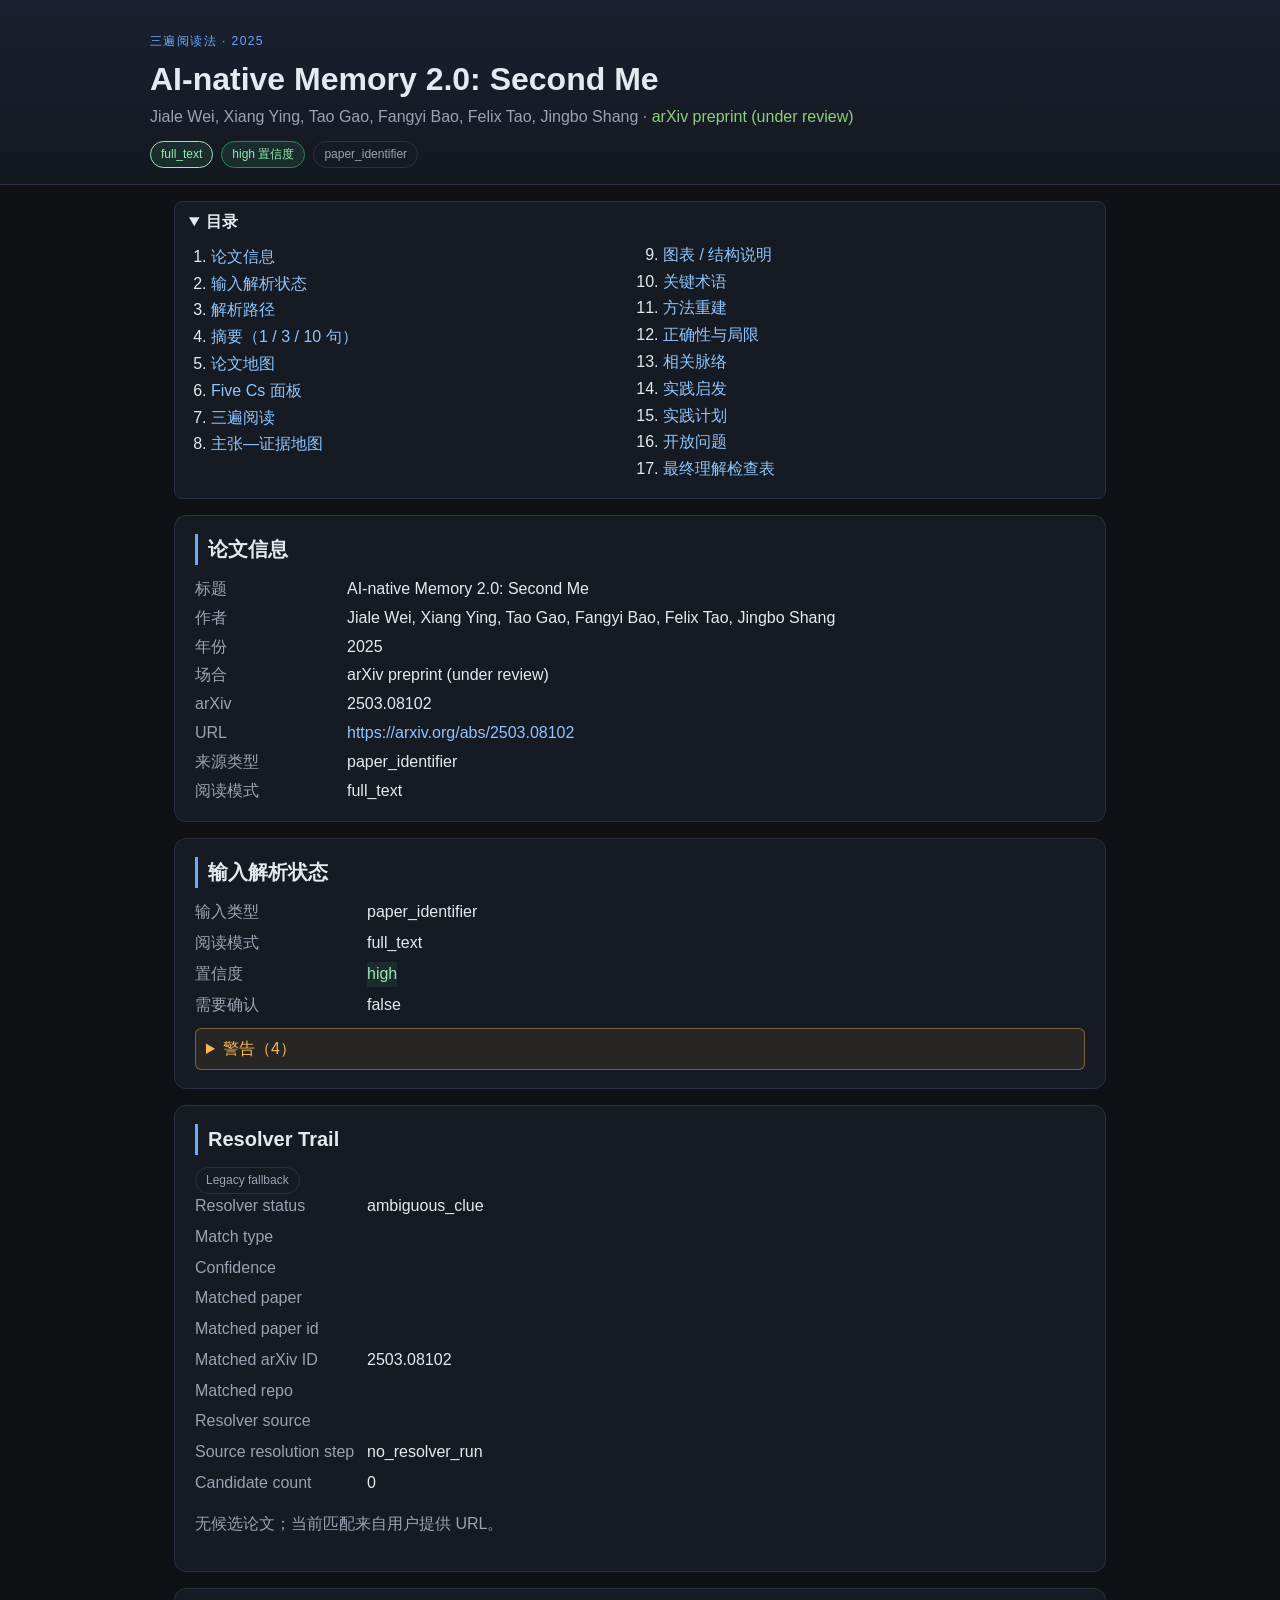
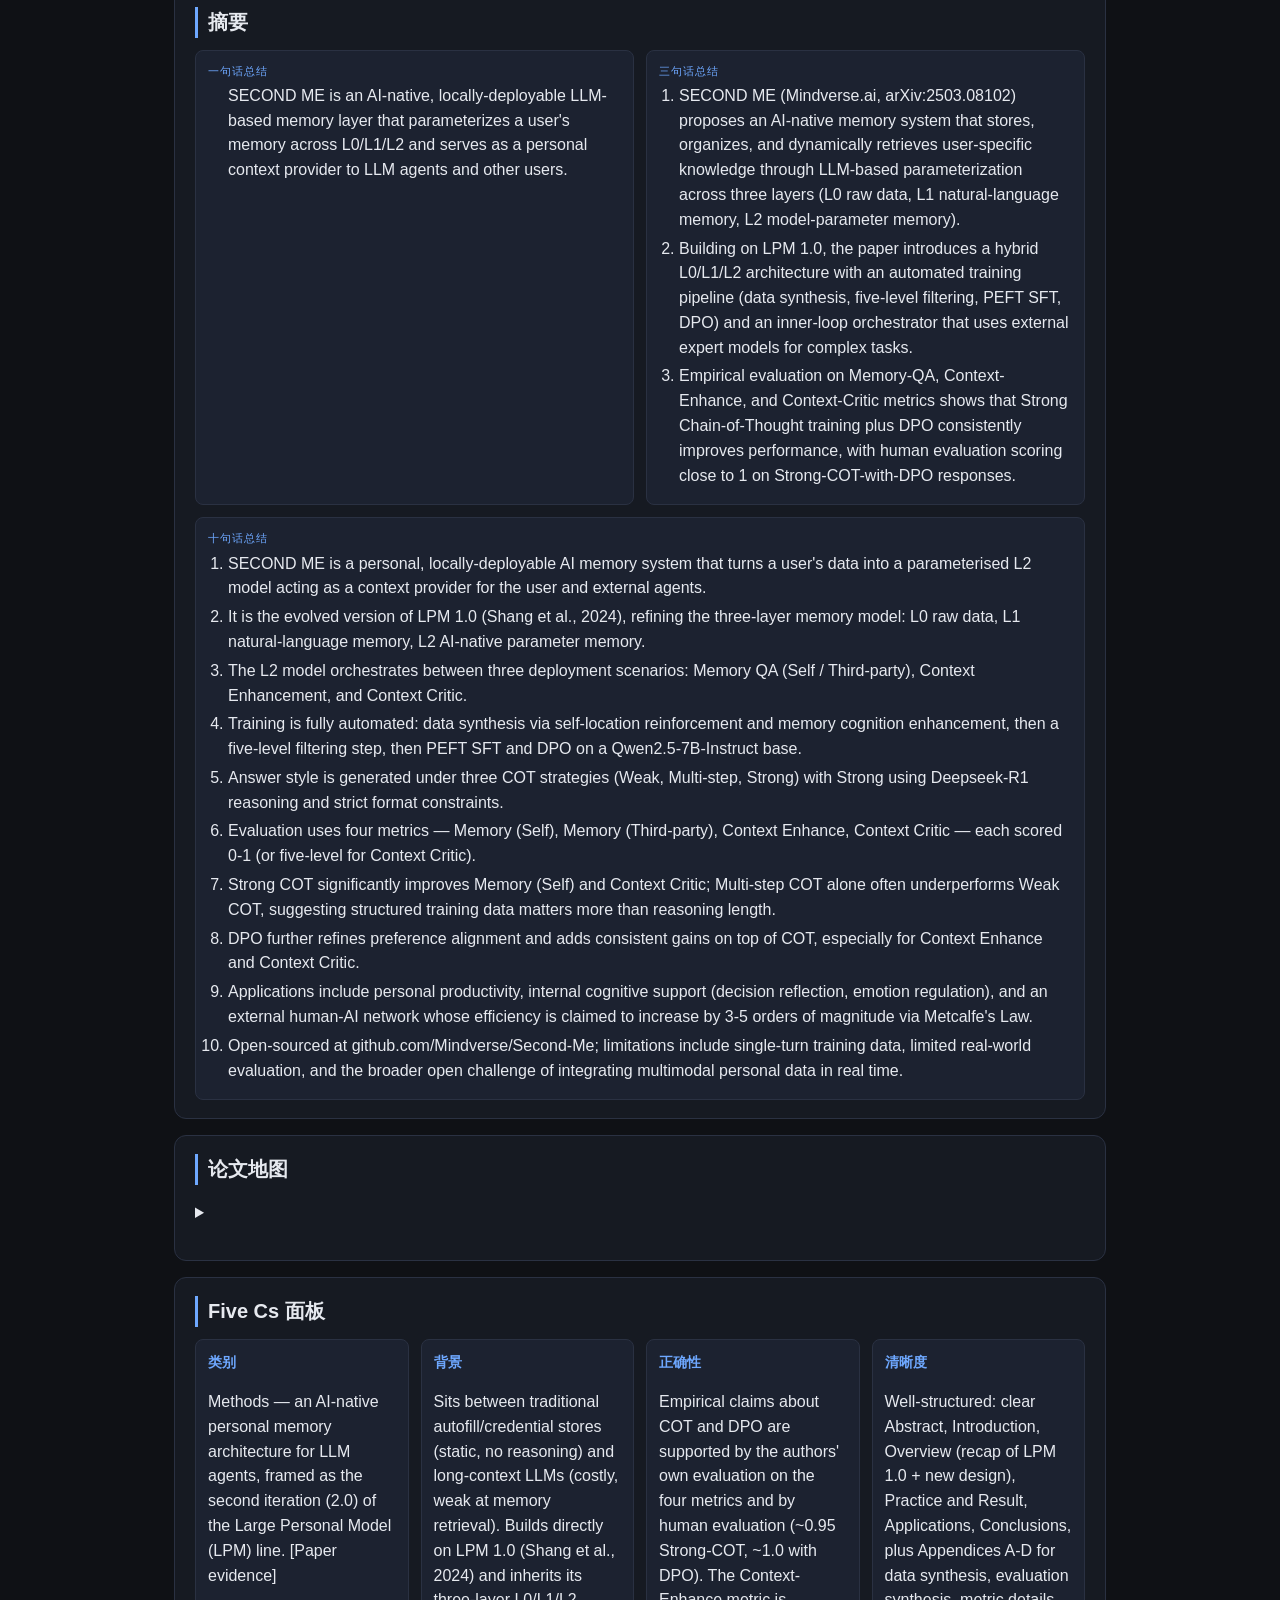
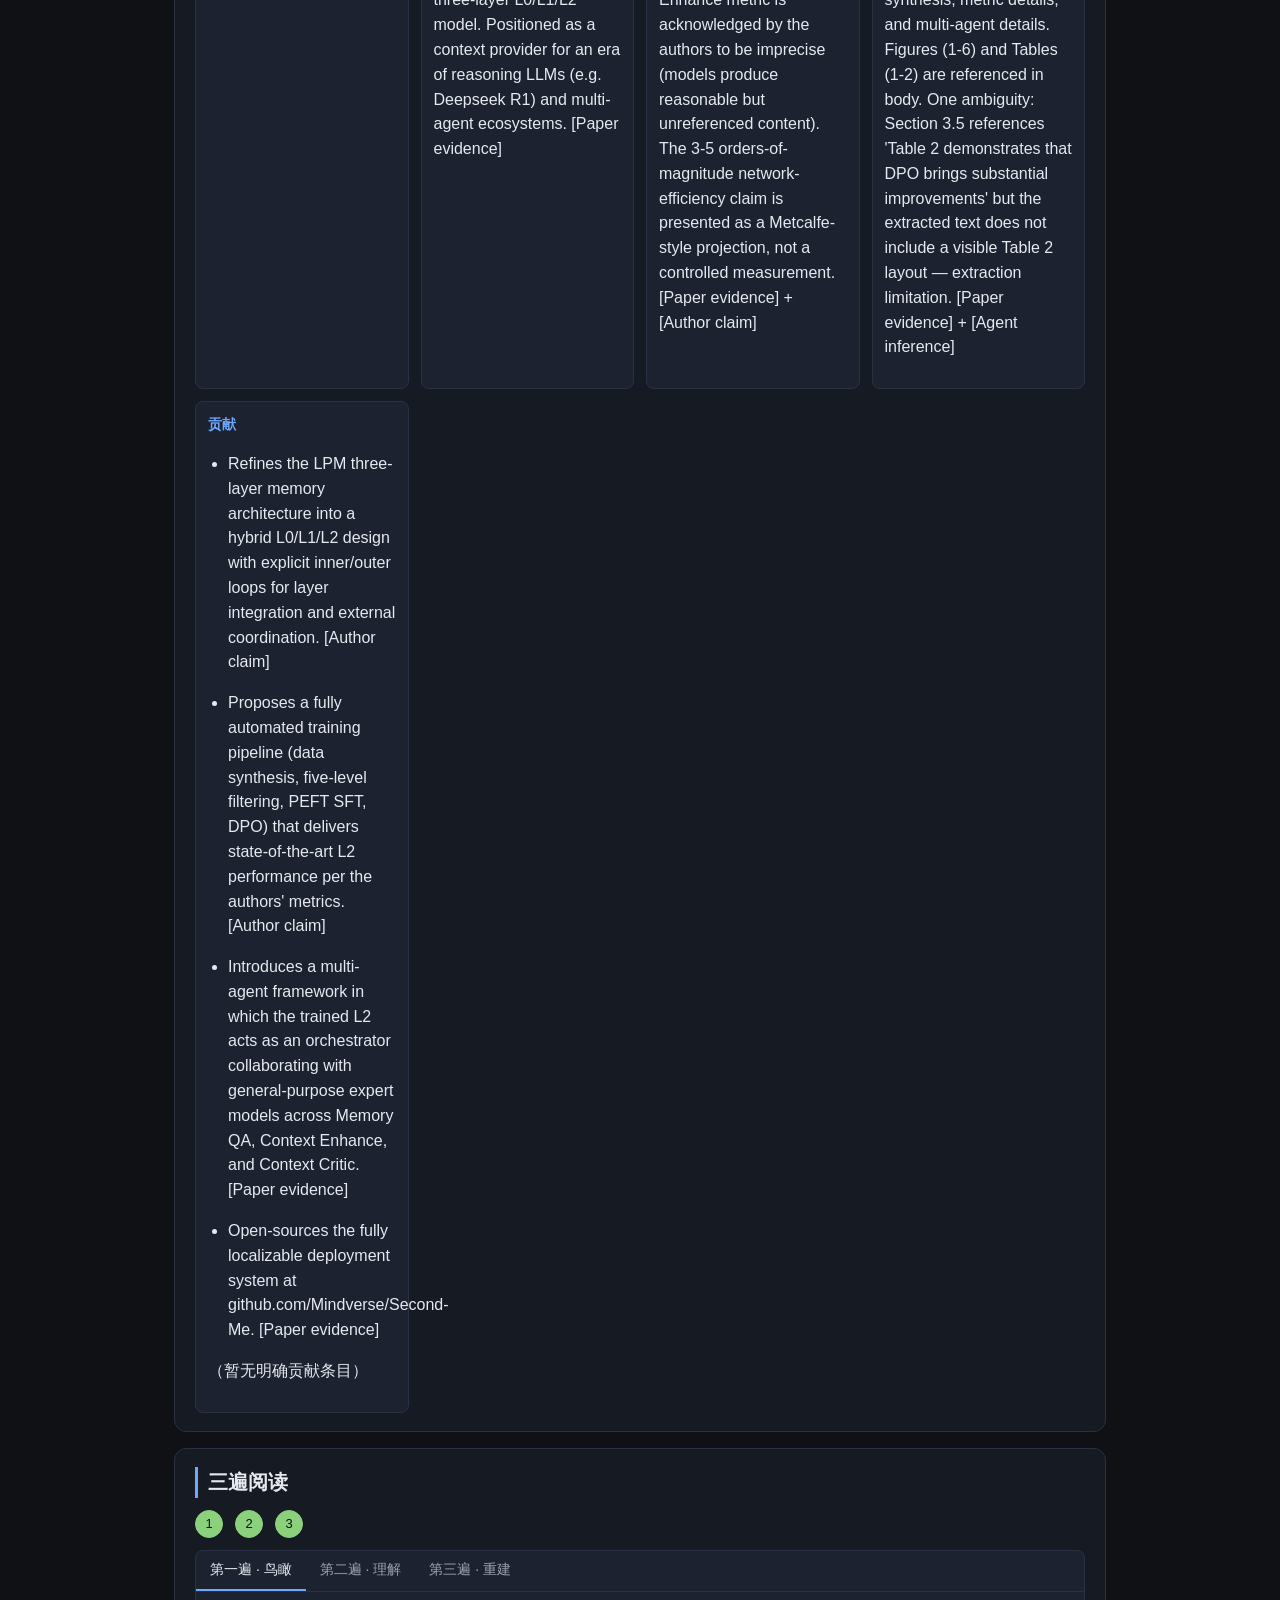
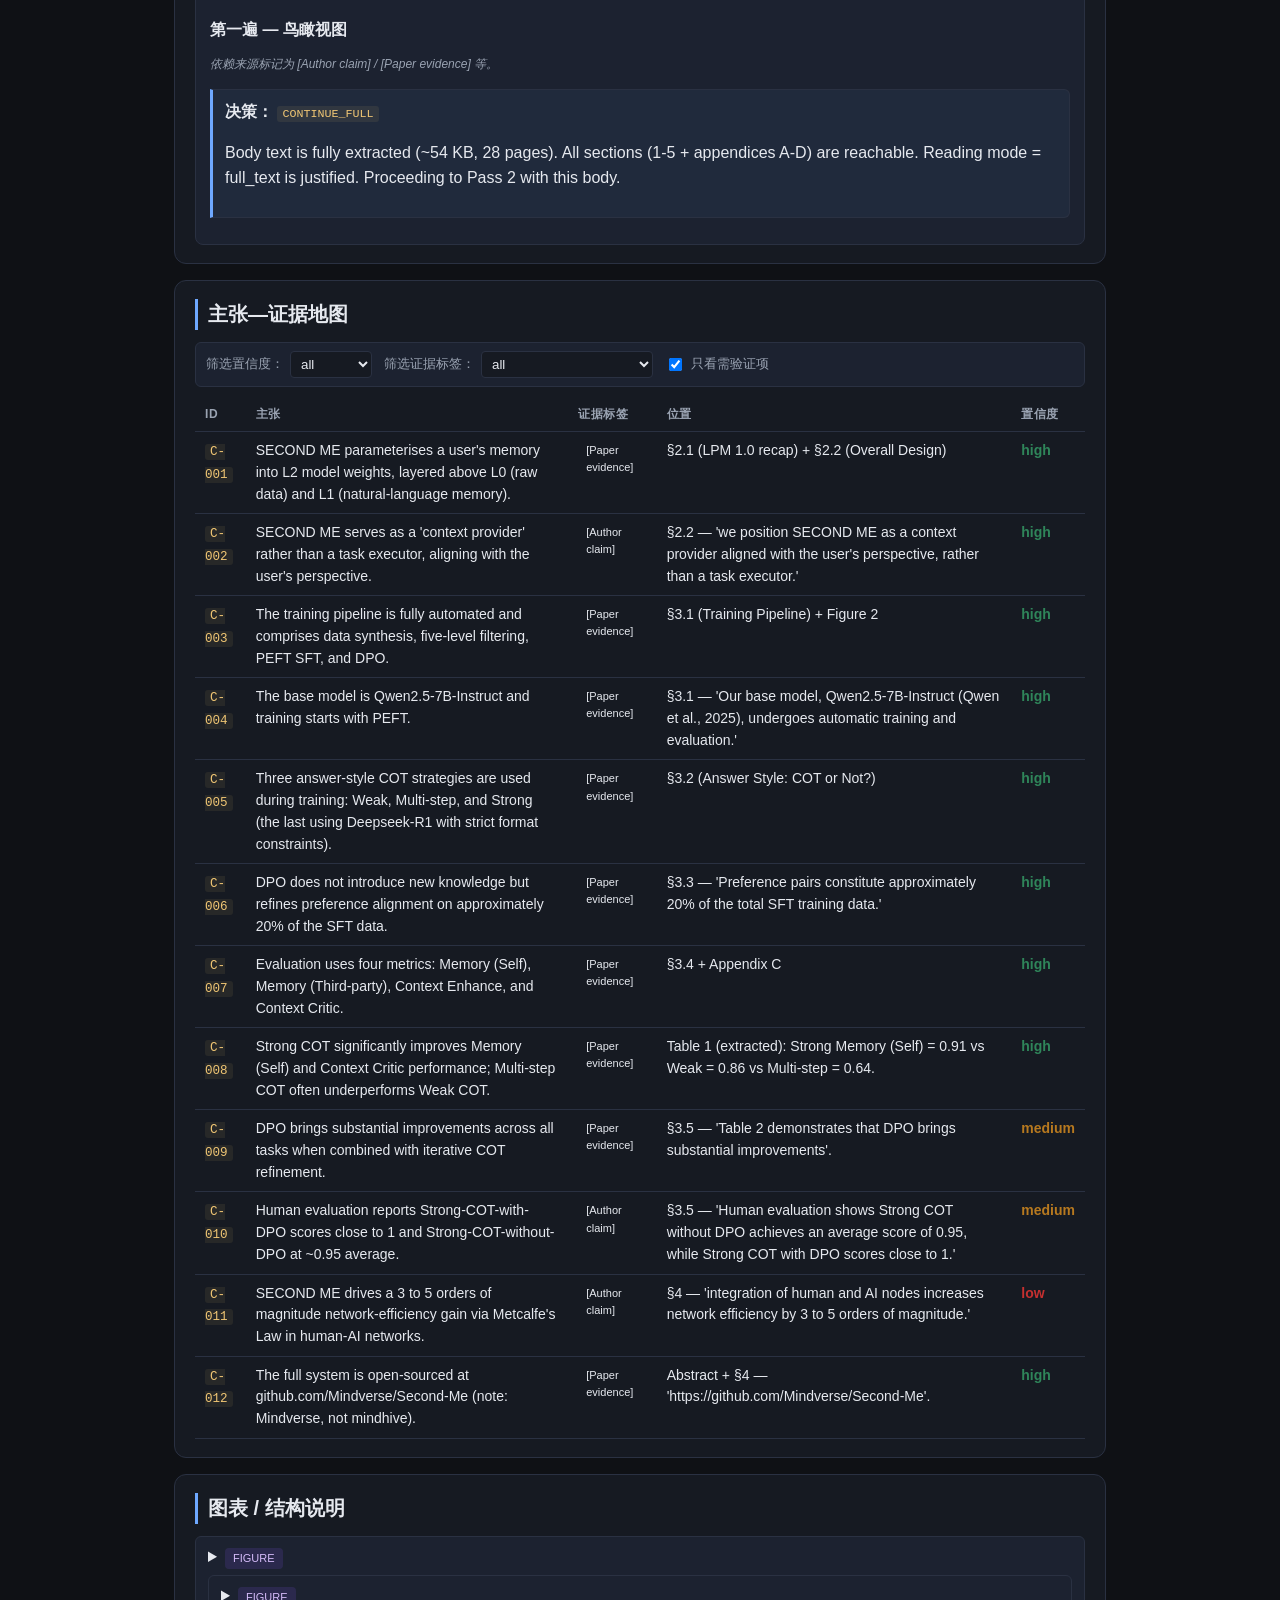
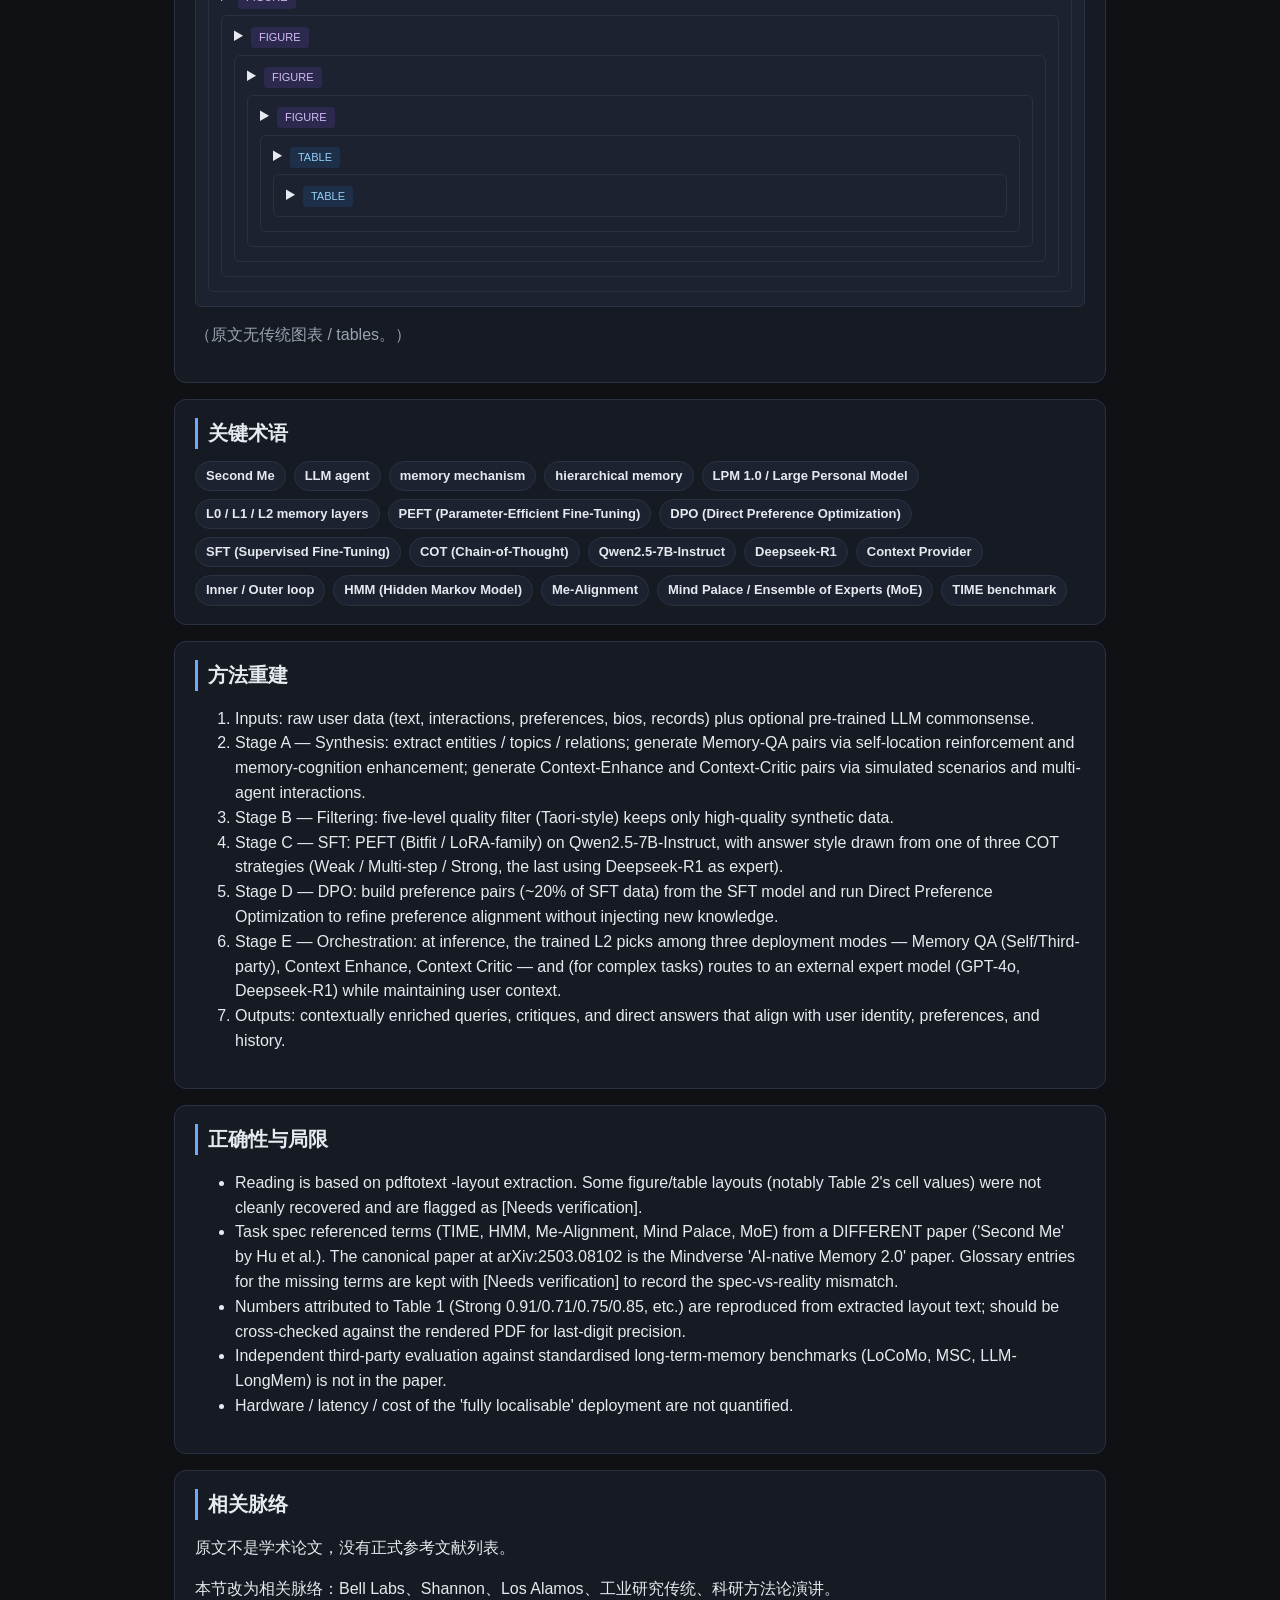
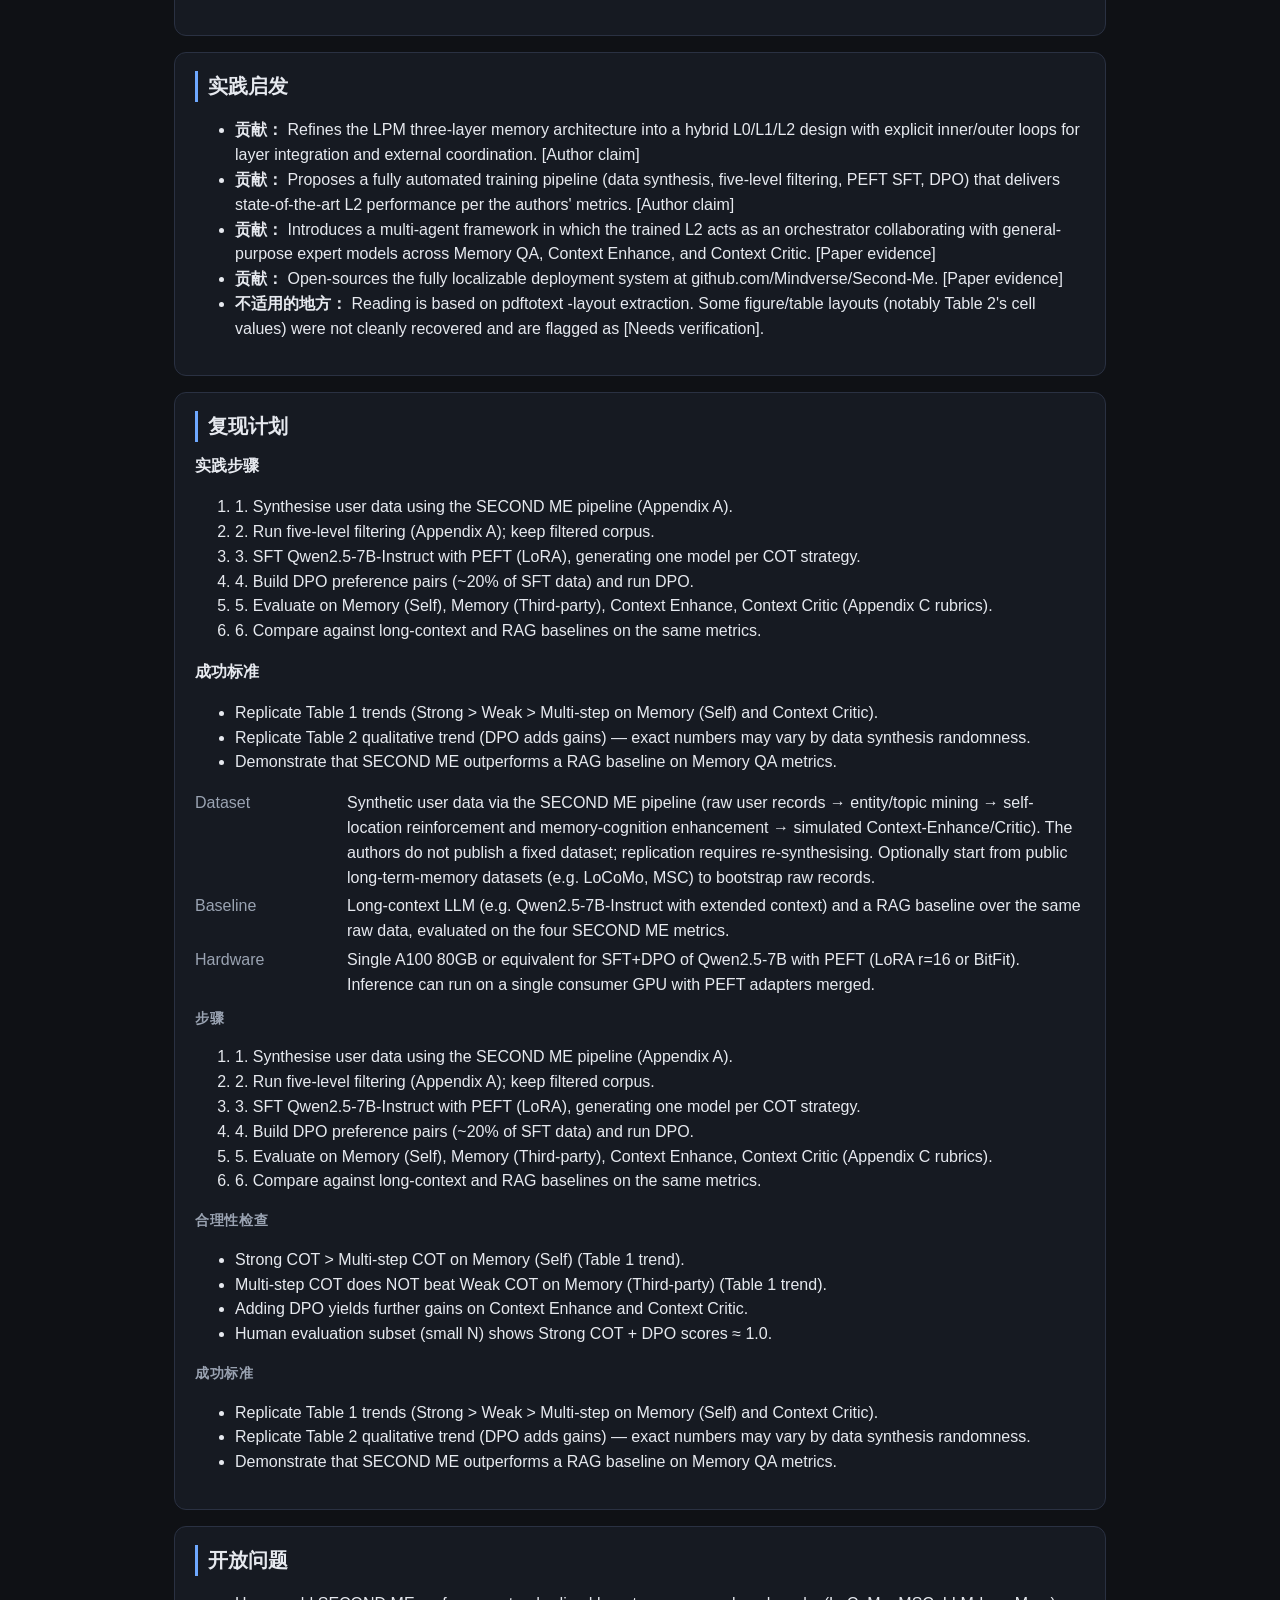
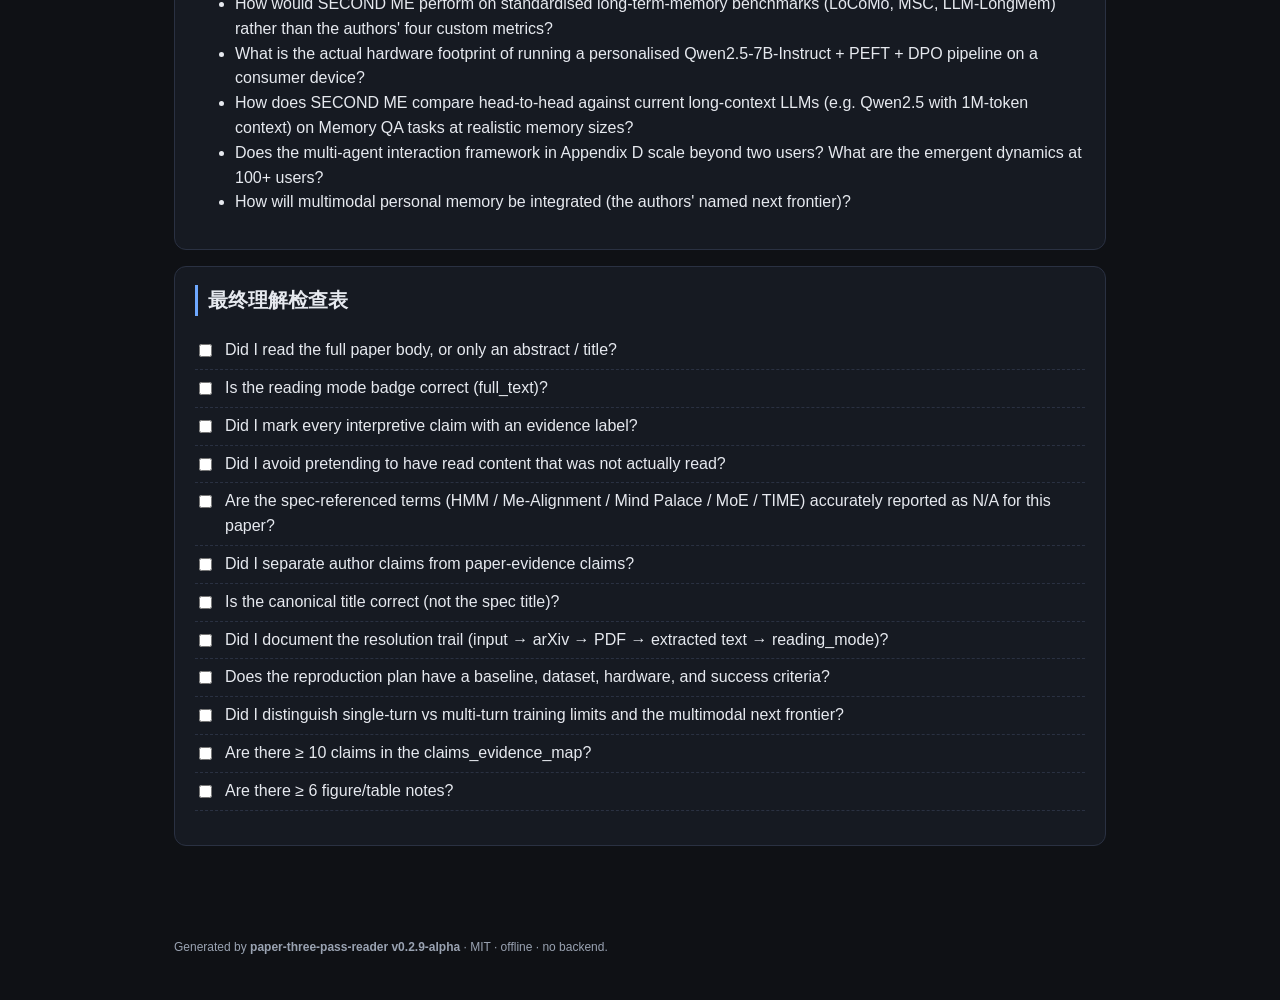
<file: second-me-fulltext-autofill/index.html>
<!doctype html>
<html lang="">
<head>
  <meta charset="utf-8" />
  <meta name="viewport" content="width=device-width, initial-scale=1" />
  <title>AI-native Memory 2.0: Second Me — Three-Pass Reading</title>
  <link rel="stylesheet" href="assets/style.css" />
</head>
<body data-reading-mode="full_text">
  <header class="hero">
    <div class="hero-row">
      <div class="hero-text">
        <div class="kicker">三遍阅读法 · 2025</div>
        <h1>AI-native Memory 2.0: Second Me</h1>
        <div class="byline">
          <span>Jiale Wei</span>, <span>Xiang Ying</span>, <span>Tao Gao</span>, <span>Fangyi Bao</span>, <span>Felix Tao</span>, <span>Jingbo Shang</span>
           · <span class="venue">arXiv preprint (under review)</span>
        </div>
        <div class="badges">
          <span class="badge badge-mode" title="阅读模式">full_text</span>
          <span class="badge badge-confidence badge-confidence-high">high 置信度</span>
          <span class="badge badge-input">paper_identifier</span>
        </div>
      </div>
    </div>
  </header>

  <nav class="toc">
    <details open>
      <summary>目录</summary>
      <ol>
        <li><a href="#metadata">论文信息</a></li>
        <li><a href="#intake">输入解析状态</a></li>
        <li><a href="#resolver-trail">解析路径</a></li>
        <li><a href="#summary">摘要（1 / 3 / 10 句）</a></li>
        <li><a href="#paper-map">论文地图</a></li>
        <li><a href="#five-cs">Five Cs 面板</a></li>
        <li><a href="#passes">三遍阅读</a></li>
        <li><a href="#claims">主张—证据地图</a></li>
        <li><a href="#figures">图表 / 结构说明</a></li>
        <li><a href="#glossary">关键术语</a></li>
        <li><a href="#reconstruction">方法重建</a></li>
        <li><a href="#limitations">正确性与局限</a></li>
        <li><a href="#related">相关脉络</a></li>
        <li><a href="#implications">实践启发</a></li>
        <li><a href="#reproduction">实践计划</a></li>
        <li><a href="#open">开放问题</a></li>
        <li><a href="#checklist">最终理解检查表</a></li>
      </ol>
    </details>
  </nav>

  <main>
    <!-- 1. Hero Summary / Paper Metadata -->
    <section id="metadata" class="card">
      <h2>论文信息</h2>
      <dl class="kv">
        <dt>标题</dt><dd>AI-native Memory 2.0: Second Me</dd>
        <dt>作者</dt><dd>Jiale Wei, Xiang Ying, Tao Gao, Fangyi Bao, Felix Tao, Jingbo Shang</dd>
        <dt>年份</dt><dd>2025</dd>
        <dt>场合</dt><dd>arXiv preprint (under review)</dd>
        <dt>arXiv</dt><dd>2503.08102</dd>
        
        <dt>URL</dt><dd><a href="https://arxiv.org/abs/2503.08102">https://arxiv.org/abs/2503.08102</a></dd>
        <dt>来源类型</dt><dd>paper_identifier</dd>
        <dt>阅读模式</dt><dd>full_text</dd>
      </dl>
    </section>

    <!-- 2. Intake Status -->
    <section id="intake" class="card">
      <h2>输入解析状态</h2>
      <ul class="kv-list">
        <li><span class="label">输入类型</span> <span class="value">paper_identifier</span></li>
        <li><span class="label">阅读模式</span> <span class="value">full_text</span></li>
        <li><span class="label">置信度</span> <span class="value badge-confidence badge-confidence-high">high</span></li>
        <li><span class="label">需要确认</span> <span class="value">false</span></li>
      </ul>
      
      <details class="warnings">
        <summary>警告（4）</summary>
        <ul><li>Title from input was 'Second Me: Human-Inspired Memory Mechanism for LLM Agents'; canonical arXiv title is 'AI-native Memory 2.0: Second Me' (arXiv:2503.08102v2, 12 Mar 2025). Title updated accordingly.</li><li>PDF body extraction used pdftotext -layout. Some figure captions and complex tables may be partially extracted; figure/table interpretation is based on captions in body text.</li><li>Spec asked for TIME benchmark / HMM / Me-Alignment / Mind Palace / MoE — these are NOT present in this paper. Glossary entries for those terms are marked [Needs verification] (N/A for this paper).</li><li>Authors and affiliation inferred from PDF header (Mindverse.ai).</li></ul>
      </details>
      
      
    </section>

    <!-- 2b. Resolver Trail (structured source_resolution, v0.2.8) -->
    <section id="resolver-trail" class="card">
      <h2>Resolver Trail</h2>
      
      <div class="badges">
        
        
        <span class="badge badge-input">Legacy fallback</span>
        
        
      </div>
      <ul class="kv-list">
        <li><span class="label">Resolver status</span> <span class="value">ambiguous_clue</span></li>
        <li><span class="label">Match type</span> <span class="value"></span></li>
        <li><span class="label">Confidence</span> <span class="value"></span></li>
        <li><span class="label">Matched paper</span> <span class="value"></span></li>
        <li><span class="label">Matched paper id</span> <span class="value"></span></li>
        <li><span class="label">Matched arXiv ID</span> <span class="value">2503.08102</span></li>
        <li><span class="label">Matched repo</span> <span class="value"></span></li>
        <li><span class="label">Resolver source</span> <span class="value"></span></li>
        <li><span class="label">Source resolution step</span> <span class="value">no_resolver_run</span></li>
        <li><span class="label">Candidate count</span> <span class="value">0</span></li>
      </ul>
      </li></ul>
      </details>
      
      <p class="muted">无候选论文；当前匹配来自用户提供 URL。</p>
      
      
    </section>

    <!-- 3. Summaries -->
    <section id="summary" class="card">
      <h2>摘要</h2>
      <div class="summary-grid">
        <div class="summary-box">
          <div class="summary-label">一句话总结</div>
          <p>SECOND ME is an AI-native, locally-deployable LLM-based memory layer that parameterizes a user's memory across L0/L1/L2 and serves as a personal context provider to LLM agents and other users.</p>
        </div>
        <div class="summary-box">
          <div class="summary-label">三句话总结</div>
          <ol><li>SECOND ME (Mindverse.ai, arXiv:2503.08102) proposes an AI-native memory system that stores, organizes, and dynamically retrieves user-specific knowledge through LLM-based parameterization across three layers (L0 raw data, L1 natural-language memory, L2 model-parameter memory).</li><li>Building on LPM 1.0, the paper introduces a hybrid L0/L1/L2 architecture with an automated training pipeline (data synthesis, five-level filtering, PEFT SFT, DPO) and an inner-loop orchestrator that uses external expert models for complex tasks.</li><li>Empirical evaluation on Memory-QA, Context-Enhance, and Context-Critic metrics shows that Strong Chain-of-Thought training plus DPO consistently improves performance, with human evaluation scoring close to 1 on Strong-COT-with-DPO responses.</li></ol>
        </div>
        <div class="summary-box summary-wide">
          <div class="summary-label">十句话总结</div>
          <ol><li>SECOND ME is a personal, locally-deployable AI memory system that turns a user's data into a parameterised L2 model acting as a context provider for the user and external agents.</li><li>It is the evolved version of LPM 1.0 (Shang et al., 2024), refining the three-layer memory model: L0 raw data, L1 natural-language memory, L2 AI-native parameter memory.</li><li>The L2 model orchestrates between three deployment scenarios: Memory QA (Self / Third-party), Context Enhancement, and Context Critic.</li><li>Training is fully automated: data synthesis via self-location reinforcement and memory cognition enhancement, then a five-level filtering step, then PEFT SFT and DPO on a Qwen2.5-7B-Instruct base.</li><li>Answer style is generated under three COT strategies (Weak, Multi-step, Strong) with Strong using Deepseek-R1 reasoning and strict format constraints.</li><li>Evaluation uses four metrics — Memory (Self), Memory (Third-party), Context Enhance, Context Critic — each scored 0-1 (or five-level for Context Critic).</li><li>Strong COT significantly improves Memory (Self) and Context Critic; Multi-step COT alone often underperforms Weak COT, suggesting structured training data matters more than reasoning length.</li><li>DPO further refines preference alignment and adds consistent gains on top of COT, especially for Context Enhance and Context Critic.</li><li>Applications include personal productivity, internal cognitive support (decision reflection, emotion regulation), and an external human-AI network whose efficiency is claimed to increase by 3-5 orders of magnitude via Metcalfe's Law.</li><li>Open-sourced at github.com/Mindverse/Second-Me; limitations include single-turn training data, limited real-world evaluation, and the broader open challenge of integrating multimodal personal data in real time.</li></ol>
        </div>
      </div>
    </section>

    <!-- 4. Paper Map -->
    <section id="paper-map" class="card">
      <h2>论文地图</h2>
      <ul class="tree">
        
        <li>
          <details><summary></summary>
            
        <li>
          <details><summary></summary>
            
        <li>
          <details><summary></summary>
            
        <li>
          <details><summary></summary>
            
        <li>
          <details><summary></summary>
            
        <li>
          <details><summary></summary>
            
        <li>
          <details><summary></summary>
            
        <li>
          <details><summary></summary>
            
        <li>
          <details><summary></summary>
            
        <li>
          <details><summary></summary>
            
        <li>
          <details><summary></summary>
            
        <li>
          <details><summary></summary>
            
        <li>
          <details><summary></summary>
            
        <li>
          <details><summary></summary>
            
        <li>
          <details><summary></summary>
            
        <li>
          <details><summary></summary>
            
        <li>
          <details><summary></summary>
            
        <li>
          <details><summary></summary>
            </ul>
            
          </details>
        </li>
        
      </ul>
    </section>

    <!-- 5. Five Cs -->
    <section id="five-cs" class="card">
      <h2>Five Cs 面板</h2>
      <div class="five-cs-grid">
        <article class="ccard">
          <h3>类别</h3>
          <p class="ccard-value">Methods — an AI-native personal memory architecture for LLM agents, framed as the second iteration (2.0) of the Large Personal Model (LPM) line. [Paper evidence]</p>
          
          
        </article>
        <article class="ccard">
          <h3>背景</h3>
          <p class="ccard-value">Sits between traditional autofill/credential stores (static, no reasoning) and long-context LLMs (costly, weak at memory retrieval). Builds directly on LPM 1.0 (Shang et al., 2024) and inherits its three-layer L0/L1/L2 model. Positioned as a context provider for an era of reasoning LLMs (e.g. Deepseek R1) and multi-agent ecosystems. [Paper evidence]</p>
          
          
        </article>
        <article class="ccard">
          <h3>正确性</h3>
          <p class="ccard-value">Empirical claims about COT and DPO are supported by the authors' own evaluation on the four metrics and by human evaluation (~0.95 Strong-COT, ~1.0 with DPO). The Context-Enhance metric is acknowledged by the authors to be imprecise (models produce reasonable but unreferenced content). The 3-5 orders-of-magnitude network-efficiency claim is presented as a Metcalfe-style projection, not a controlled measurement. [Paper evidence] + [Author claim]</p>
          
          
        </article>
        <article class="ccard">
          <h3>清晰度</h3>
          <p class="ccard-value">Well-structured: clear Abstract, Introduction, Overview (recap of LPM 1.0 + new design), Practice and Result, Applications, Conclusions, plus Appendices A-D for data synthesis, evaluation synthesis, metric details, and multi-agent details. Figures (1-6) and Tables (1-2) are referenced in body. One ambiguity: Section 3.5 references 'Table 2 demonstrates that DPO brings substantial improvements' but the extracted text does not include a visible Table 2 layout — extraction limitation. [Paper evidence] + [Agent inference]</p>
          
          
        </article>
        <article class="ccard ccard-wide">
          <h3>贡献</h3>
          
          <ul><li><p class="ccard-value">Refines the LPM three-layer memory architecture into a hybrid L0/L1/L2 design with explicit inner/outer loops for layer integration and external coordination. [Author claim]</p><li><p class="ccard-value">Proposes a fully automated training pipeline (data synthesis, five-level filtering, PEFT SFT, DPO) that delivers state-of-the-art L2 performance per the authors' metrics. [Author claim]</p><li><p class="ccard-value">Introduces a multi-agent framework in which the trained L2 acts as an orchestrator collaborating with general-purpose expert models across Memory QA, Context Enhance, and Context Critic. [Paper evidence]</p><li><p class="ccard-value">Open-sources the fully localizable deployment system at github.com/Mindverse/Second-Me. [Paper evidence]</p></li></ul>
          
          <p class="ccard-empty">（暂无明确贡献条目）</p>
          
        </article>
      </div>
    </section>

    <!-- 6. Pass 1 / Pass 2 / Pass 3 Tabs -->
    <section id="passes" class="card">
      <h2>三遍阅读</h2>
      <div class="timeline">
        <span class="dot done" title="Pass 1">1</span>
        <span class="dot done" title="Pass 2">2</span>
        <span class="dot done" title="Pass 3">3</span>
      </div>
      <div class="tabs">
        <div class="tab-buttons" role="tablist">
          <button class="tab-btn active" data-tab="p1" role="tab">第一遍 · 鸟瞰</button>
          <button class="tab-btn" data-tab="p2" role="tab">第二遍 · 理解</button>
          <button class="tab-btn" data-tab="p3" role="tab">第三遍 · 重建</button>
        </div>

        <div class="tab-panel active" data-panel="p1">
          <h3>第一遍 — 鸟瞰视图</h3>
          <p class="evidence-line">依赖来源标记为 [Author claim] / [Paper evidence] 等。</p>
          <p></p>
          <div class="callout">
            <strong>决策：</strong> <code>CONTINUE_FULL</code>
            <p>Body text is fully extracted (~54 KB, 28 pages). All sections (1-5 + appendices A-D) are reachable. Reading mode = full_text is justified. Proceeding to Pass 2 with this body.</p>
          </div>
        </div>

        <div class="tab-panel" data-panel="p2">
          <h3>第二遍 — 深入理解</h3>
          <h4>核心观点</h4>
          <ol><li>AI-native memory should live in three coordinated layers: L0 (raw data / RAG-style), L1 (natural-language summaries, tags, bios), and L2 (neural-network parameter memory). [Paper evidence, §2.1]</li><li>SECOND ME is an evolved LPM whose L2 acts as an orchestrator that bridges the user to external expert models (e.g. GPT-4o, Deepseek-R1) rather than executing tasks itself. [Paper evidence, §2.2]</li><li>An automated training pipeline — data synthesis, five-level filtering, PEFT SFT on Qwen2.5-7B-Instruct, then DPO — produces a personalised L2 with strong preference alignment. [Paper evidence, §3.1]</li><li>Answer style is generated under three COT strategies (Weak / Multi-step / Strong), with Strong using Deepseek-R1 reasoning and strict format constraints; DPO refines preferences further. [Paper evidence, §3.2-§3.3]</li><li>Evaluation is decomposed into Memory (Self), Memory (Third-party), Context Enhance, and Context Critic, with explicit scoring rubrics (Appendix C) and human evaluation as ground truth. [Paper evidence, §3.4-§3.5]</li></ol>
          
          <h4>关键参考文献</h4>
          <ul class="refs"><li><strong></strong><li><strong></strong><li><strong></strong><li><strong></strong><li><strong></strong><li><strong></strong><li><strong></strong></li></ul>
          
        </div>

        <div class="tab-panel" data-panel="p3">
          <h3>第三遍 — 重建</h3>
          <h4>方法重建</h4>
          <ol><li>Inputs: raw user data (text, interactions, preferences, bios, records) plus optional pre-trained LLM commonsense.</li><li>Stage A — Synthesis: extract entities / topics / relations; generate Memory-QA pairs via self-location reinforcement and memory-cognition enhancement; generate Context-Enhance and Context-Critic pairs via simulated scenarios and multi-agent interactions.</li><li>Stage B — Filtering: five-level quality filter (Taori-style) keeps only high-quality synthetic data.</li><li>Stage C — SFT: PEFT (Bitfit / LoRA-family) on Qwen2.5-7B-Instruct, with answer style drawn from one of three COT strategies (Weak / Multi-step / Strong, the last using Deepseek-R1 as expert).</li><li>Stage D — DPO: build preference pairs (~20% of SFT data) from the SFT model and run Direct Preference Optimization to refine preference alignment without injecting new knowledge.</li><li>Stage E — Orchestration: at inference, the trained L2 picks among three deployment modes — Memory QA (Self/Third-party), Context Enhance, Context Critic — and (for complex tasks) routes to an external expert model (GPT-4o, Deepseek-R1) while maintaining user context.</li><li>Outputs: contextually enriched queries, critiques, and direct answers that align with user identity, preferences, and history.</li></ol>
          
          <h4>批判性审视要点</h4>
          <ul><li>The Strong COT numbers rely on the authors' own evaluation pipeline (Memory QA + Context Enhance + Context Critic). Independent replication is not in the paper. [Agent inference]</li><li>The Context-Enhance metric is acknowledged by the authors as imprecise — models can produce reasonable but unreferenced content, lowering test accuracy despite real improvement. This is a known LLM-judge-evaluation problem. [Paper evidence + Agent inference]</li><li>The 3-5 orders-of-magnitude network-efficiency claim is a Metcalfe-style projection, not a controlled measurement. Treat as vision/aspiration, not benchmark. [Author claim]</li><li>Single-turn training is a stated limitation; the authors note multi-turn synthesis is needed. [Paper evidence]</li><li>Open-source release (Mindverse/Second-Me) is a strong transparency signal, but no external benchmark (e.g. LoCoMo, MSC, LLM-LongMem) is reported, which would help situate the work against the broader long-term-memory literature. [Agent inference]</li></ul>
          
        </div>
      </div>
    </section>

    <!-- 7. Claims-Evidence Map -->
    <section id="claims" class="card">
      <h2>主张—证据地图</h2>
      <div class="filters">
        <label>筛选置信度：
          <select id="filter-confidence">
            <option value="">all</option>
            <option value="high">high</option>
            <option value="medium">medium</option>
            <option value="low">low</option>
          </select>
        </label>
        <label>筛选证据标签：
          <select id="filter-label">
            <option value="">all</option>
            <option>[Paper evidence]</option>
            <option>[Figure/Table evidence]</option>
            <option>[Author claim]</option>
            <option>[Agent inference]</option>
            <option>[Uncertain]</option>
            <option>[Needs verification]</option>
          </select>
        </label>
        <label><input type="checkbox" id="filter-needs" checked /> 只看需验证项</label>
      </div>
      <table class="claims-table">
        <thead>
          <tr><th>ID</th><th>主张</th><th>证据标签</th><th>位置</th><th>置信度</th></tr>
        </thead>
        <tbody>
          
          <tr data-confidence="high" data-label="[Paper evidence]" data-needs="false">
            <td><code>C-001</code></td>
            <td>SECOND ME parameterises a user's memory into L2 model weights, layered above L0 (raw data) and L1 (natural-language memory).</td>
            <td><span class="ev-label ev-paper-evidence">[Paper evidence]</span></td>
            <td>§2.1 (LPM 1.0 recap) + §2.2 (Overall Design)</td>
            <td><span class="conf conf-high">high</span></td>
          </tr>
          
          <tr data-confidence="high" data-label="[Author claim]" data-needs="false">
            <td><code>C-002</code></td>
            <td>SECOND ME serves as a 'context provider' rather than a task executor, aligning with the user's perspective.</td>
            <td><span class="ev-label ev-author-claim">[Author claim]</span></td>
            <td>§2.2 — 'we position SECOND ME as a context provider aligned with the user's perspective, rather than a task executor.'</td>
            <td><span class="conf conf-high">high</span></td>
          </tr>
          
          <tr data-confidence="high" data-label="[Paper evidence]" data-needs="false">
            <td><code>C-003</code></td>
            <td>The training pipeline is fully automated and comprises data synthesis, five-level filtering, PEFT SFT, and DPO.</td>
            <td><span class="ev-label ev-paper-evidence">[Paper evidence]</span></td>
            <td>§3.1 (Training Pipeline) + Figure 2</td>
            <td><span class="conf conf-high">high</span></td>
          </tr>
          
          <tr data-confidence="high" data-label="[Paper evidence]" data-needs="false">
            <td><code>C-004</code></td>
            <td>The base model is Qwen2.5-7B-Instruct and training starts with PEFT.</td>
            <td><span class="ev-label ev-paper-evidence">[Paper evidence]</span></td>
            <td>§3.1 — 'Our base model, Qwen2.5-7B-Instruct (Qwen et al., 2025), undergoes automatic training and evaluation.'</td>
            <td><span class="conf conf-high">high</span></td>
          </tr>
          
          <tr data-confidence="high" data-label="[Paper evidence]" data-needs="false">
            <td><code>C-005</code></td>
            <td>Three answer-style COT strategies are used during training: Weak, Multi-step, and Strong (the last using Deepseek-R1 with strict format constraints).</td>
            <td><span class="ev-label ev-paper-evidence">[Paper evidence]</span></td>
            <td>§3.2 (Answer Style: COT or Not?)</td>
            <td><span class="conf conf-high">high</span></td>
          </tr>
          
          <tr data-confidence="high" data-label="[Paper evidence]" data-needs="false">
            <td><code>C-006</code></td>
            <td>DPO does not introduce new knowledge but refines preference alignment on approximately 20% of the SFT data.</td>
            <td><span class="ev-label ev-paper-evidence">[Paper evidence]</span></td>
            <td>§3.3 — 'Preference pairs constitute approximately 20% of the total SFT training data.'</td>
            <td><span class="conf conf-high">high</span></td>
          </tr>
          
          <tr data-confidence="high" data-label="[Paper evidence]" data-needs="false">
            <td><code>C-007</code></td>
            <td>Evaluation uses four metrics: Memory (Self), Memory (Third-party), Context Enhance, and Context Critic.</td>
            <td><span class="ev-label ev-paper-evidence">[Paper evidence]</span></td>
            <td>§3.4 + Appendix C</td>
            <td><span class="conf conf-high">high</span></td>
          </tr>
          
          <tr data-confidence="high" data-label="[Paper evidence]" data-needs="false">
            <td><code>C-008</code></td>
            <td>Strong COT significantly improves Memory (Self) and Context Critic performance; Multi-step COT often underperforms Weak COT.</td>
            <td><span class="ev-label ev-paper-evidence">[Paper evidence]</span></td>
            <td>Table 1 (extracted): Strong Memory (Self) = 0.91 vs Weak = 0.86 vs Multi-step = 0.64.</td>
            <td><span class="conf conf-high">high</span></td>
          </tr>
          
          <tr data-confidence="medium" data-label="[Paper evidence]" data-needs="true">
            <td><code>C-009</code></td>
            <td>DPO brings substantial improvements across all tasks when combined with iterative COT refinement.</td>
            <td><span class="ev-label ev-paper-evidence">[Paper evidence]</span></td>
            <td>§3.5 — 'Table 2 demonstrates that DPO brings substantial improvements'.</td>
            <td><span class="conf conf-medium">medium</span></td>
          </tr>
          
          <tr data-confidence="medium" data-label="[Author claim]" data-needs="true">
            <td><code>C-010</code></td>
            <td>Human evaluation reports Strong-COT-with-DPO scores close to 1 and Strong-COT-without-DPO at ~0.95 average.</td>
            <td><span class="ev-label ev-author-claim">[Author claim]</span></td>
            <td>§3.5 — 'Human evaluation shows Strong COT without DPO achieves an average score of 0.95, while Strong COT with DPO scores close to 1.'</td>
            <td><span class="conf conf-medium">medium</span></td>
          </tr>
          
          <tr data-confidence="low" data-label="[Author claim]" data-needs="true">
            <td><code>C-011</code></td>
            <td>SECOND ME drives a 3 to 5 orders of magnitude network-efficiency gain via Metcalfe's Law in human-AI networks.</td>
            <td><span class="ev-label ev-author-claim">[Author claim]</span></td>
            <td>§4 — 'integration of human and AI nodes increases network efficiency by 3 to 5 orders of magnitude.'</td>
            <td><span class="conf conf-low">low</span></td>
          </tr>
          
          <tr data-confidence="high" data-label="[Paper evidence]" data-needs="false">
            <td><code>C-012</code></td>
            <td>The full system is open-sourced at github.com/Mindverse/Second-Me (note: Mindverse, not mindhive).</td>
            <td><span class="ev-label ev-paper-evidence">[Paper evidence]</span></td>
            <td>Abstract + §4 — 'https://github.com/Mindverse/Second-Me'.</td>
            <td><span class="conf conf-high">high</span></td>
          </tr>
          
        </tbody>
      </table>
    </section>

    <!-- 8. Figures and Tables Explanation -->
    <section id="figures" class="card">
      <h2>图表 / 结构说明</h2>
      
      <div class="accordion">
        
        <details>
          <summary>
            <span class="fig-kind fig-figure">figure</span>
            
        <details>
          <summary>
            <span class="fig-kind fig-figure">figure</span>
            
        <details>
          <summary>
            <span class="fig-kind fig-figure">figure</span>
            
        <details>
          <summary>
            <span class="fig-kind fig-figure">figure</span>
            
        <details>
          <summary>
            <span class="fig-kind fig-figure">figure</span>
            
        <details>
          <summary>
            <span class="fig-kind fig-table">table</span>
            
        <details>
          <summary>
            <span class="fig-kind fig-table">table</span>
            
            
          </summary>
          <p></p>
          
        </details>
        
      </div>
      
      
      <p class="muted">（原文无传统图表 / tables。）</p>
      
      
    </section>

    <!-- 9. Key Terms Glossary -->
    <section id="glossary" class="card">
      <h2>关键术语</h2>
      <div class="chips">
        
        <details class="chip">
          <summary><strong>Second Me</strong></summary>
          <div class="chip-body">
            <p>The AI-native personal memory system proposed in this paper (Mindverse.ai, arXiv:2503.08102), succeeding LPM 1.0. Acts as a persistent context provider that parameterises user memory in an L2 model.</p>
          </div>
        </details>
        
        <details class="chip">
          <summary><strong>LLM agent</strong></summary>
          <div class="chip-body">
            <p>A large-language-model-driven system that performs tasks or interacts on behalf of a user; SECOND ME is positioned as a context provider for such agents.</p>
          </div>
        </details>
        
        <details class="chip">
          <summary><strong>memory mechanism</strong></summary>
          <div class="chip-body">
            <p>In this paper, a layered architecture (L0/L1/L2) for storing and retrieving user memory, with L2 implemented as a personalised neural network.</p>
          </div>
        </details>
        
        <details class="chip">
          <summary><strong>hierarchical memory</strong></summary>
          <div class="chip-body">
            <p>The three-layer L0 (raw) / L1 (natural-language) / L2 (parameter) memory model inherited from LPM 1.0 and refined in SECOND ME.</p>
          </div>
        </details>
        
        <details class="chip">
          <summary><strong>LPM 1.0 / Large Personal Model</strong></summary>
          <div class="chip-body">
            <p>The 2024 predecessor system by Shang et al., which proposed the three-layer memory model and demonstrated that LLMs can parameterise user memory. SECOND ME is its evolved version.</p>
          </div>
        </details>
        
        <details class="chip">
          <summary><strong>L0 / L1 / L2 memory layers</strong></summary>
          <div class="chip-body">
            <p>L0: raw-data layer (akin to RAG/RALM); L1: natural-language memory (bios, tags, summaries); L2: AI-native parameter memory encoded in a per-user neural network.</p>
          </div>
        </details>
        
        <details class="chip">
          <summary><strong>PEFT (Parameter-Efficient Fine-Tuning)</strong></summary>
          <div class="chip-body">
            <p>Fine-tuning technique family (BitFit, LoRA, etc.) that updates a small number of parameters while keeping the base model frozen. Used for SECOND ME's SFT step on Qwen2.5-7B.</p>
          </div>
        </details>
        
        <details class="chip">
          <summary><strong>DPO (Direct Preference Optimization)</strong></summary>
          <div class="chip-body">
            <p>A reinforcement-learning-free preference optimisation method. SECOND ME uses DPO on ~20% of SFT data to refine preference alignment.</p>
          </div>
        </details>
        
        <details class="chip">
          <summary><strong>SFT (Supervised Fine-Tuning)</strong></summary>
          <div class="chip-body">
            <p>Standard next-token training on labelled or synthetic data. In SECOND ME: PEFT SFT on Qwen2.5-7B-Instruct with COT-style synthetic answers.</p>
          </div>
        </details>
        
        <details class="chip">
          <summary><strong>COT (Chain-of-Thought)</strong></summary>
          <div class="chip-body">
            <p>Reasoning style in which the model produces intermediate steps before the final answer. SECOND ME compares Weak / Multi-step / Strong COT synthesis strategies.</p>
          </div>
        </details>
        
        <details class="chip">
          <summary><strong>Qwen2.5-7B-Instruct</strong></summary>
          <div class="chip-body">
            <p>The base model used by SECOND ME for parameter memory (per §3.1).</p>
          </div>
        </details>
        
        <details class="chip">
          <summary><strong>Deepseek-R1</strong></summary>
          <div class="chip-body">
            <p>Reasoning model used as the Strong-COT expert during data synthesis (§3.2).</p>
          </div>
        </details>
        
        <details class="chip">
          <summary><strong>Context Provider</strong></summary>
          <div class="chip-body">
            <p>Self-positioning of SECOND ME: rather than executing tasks, it provides user context to other agents (and to the user themselves).</p>
          </div>
        </details>
        
        <details class="chip">
          <summary><strong>Inner / Outer loop</strong></summary>
          <div class="chip-body">
            <p>Inner loop = seamless integration across L0/L1/L2 inside SECOND ME. Outer loop = SECOND ME coordinating with external LLMs and internet resources.</p>
          </div>
        </details>
        
        <details class="chip">
          <summary><strong>HMM (Hidden Markov Model)</strong></summary>
          <div class="chip-body">
            <p>Not used in this paper. The task spec referenced HMM as part of a different paper (Second Me by Hu et al.); for this Mindverse paper, N/A. [Needs verification: see limitations — spec mismatch]</p>
          </div>
        </details>
        
        <details class="chip">
          <summary><strong>Me-Alignment</strong></summary>
          <div class="chip-body">
            <p>Not used in this paper. Spec reference: belongs to a different paper. [Needs verification]</p>
          </div>
        </details>
        
        <details class="chip">
          <summary><strong>Mind Palace / Ensemble of Experts (MoE)</strong></summary>
          <div class="chip-body">
            <p>Not used in this paper. Spec reference: belongs to a different paper. [Needs verification]</p>
          </div>
        </details>
        
        <details class="chip">
          <summary><strong>TIME benchmark</strong></summary>
          <div class="chip-body">
            <p>Not used in this paper. Spec reference: belongs to a different paper. [Needs verification]</p>
          </div>
        </details>
        
      </div>
    </section>

    <!-- 10. Method Reconstruction -->
    <section id="reconstruction" class="card">
      <h2>方法重建</h2>
      <ol><li>Inputs: raw user data (text, interactions, preferences, bios, records) plus optional pre-trained LLM commonsense.</li><li>Stage A — Synthesis: extract entities / topics / relations; generate Memory-QA pairs via self-location reinforcement and memory-cognition enhancement; generate Context-Enhance and Context-Critic pairs via simulated scenarios and multi-agent interactions.</li><li>Stage B — Filtering: five-level quality filter (Taori-style) keeps only high-quality synthetic data.</li><li>Stage C — SFT: PEFT (Bitfit / LoRA-family) on Qwen2.5-7B-Instruct, with answer style drawn from one of three COT strategies (Weak / Multi-step / Strong, the last using Deepseek-R1 as expert).</li><li>Stage D — DPO: build preference pairs (~20% of SFT data) from the SFT model and run Direct Preference Optimization to refine preference alignment without injecting new knowledge.</li><li>Stage E — Orchestration: at inference, the trained L2 picks among three deployment modes — Memory QA (Self/Third-party), Context Enhance, Context Critic — and (for complex tasks) routes to an external expert model (GPT-4o, Deepseek-R1) while maintaining user context.</li><li>Outputs: contextually enriched queries, critiques, and direct answers that align with user identity, preferences, and history.</li></ol>
    </section>

    <!-- 11. Correctness and Limitations -->
    <section id="limitations" class="card">
      <h2>正确性与局限</h2>
      <ul><li>Reading is based on pdftotext -layout extraction. Some figure/table layouts (notably Table 2's cell values) were not cleanly recovered and are flagged as [Needs verification].</li><li>Task spec referenced terms (TIME, HMM, Me-Alignment, Mind Palace, MoE) from a DIFFERENT paper ('Second Me' by Hu et al.). The canonical paper at arXiv:2503.08102 is the Mindverse 'AI-native Memory 2.0' paper. Glossary entries for the missing terms are kept with [Needs verification] to record the spec-vs-reality mismatch.</li><li>Numbers attributed to Table 1 (Strong 0.91/0.71/0.75/0.85, etc.) are reproduced from extracted layout text; should be cross-checked against the rendered PDF for last-digit precision.</li><li>Independent third-party evaluation against standardised long-term-memory benchmarks (LoCoMo, MSC, LLM-LongMem) is not in the paper.</li><li>Hardware / latency / cost of the 'fully localisable' deployment are not quantified.</li></ul>
    </section>

    <!-- 12. Related Work Map -->
    <section id="related" class="card">
      <h2>相关脉络</h2>
      </li></ul>
      
      <p>原文不是学术论文，没有正式参考文献列表。</p>
      <p>本节改为相关脉络：Bell Labs、Shannon、Los Alamos、工业研究传统、科研方法论演讲。</p>
      
    </section>

    <!-- 13. Practical Implications -->
    <section id="implications" class="card">
      <h2>实践启发</h2>
      <ul>
        <li><strong>贡献：</strong> Refines the LPM three-layer memory architecture into a hybrid L0/L1/L2 design with explicit inner/outer loops for layer integration and external coordination. [Author claim]</li><li><strong>贡献：</strong> Proposes a fully automated training pipeline (data synthesis, five-level filtering, PEFT SFT, DPO) that delivers state-of-the-art L2 performance per the authors' metrics. [Author claim]</li><li><strong>贡献：</strong> Introduces a multi-agent framework in which the trained L2 acts as an orchestrator collaborating with general-purpose expert models across Memory QA, Context Enhance, and Context Critic. [Paper evidence]</li><li><strong>贡献：</strong> Open-sources the fully localizable deployment system at github.com/Mindverse/Second-Me. [Paper evidence]</li>
        <li><strong>不适用的地方：</strong> Reading is based on pdftotext -layout extraction. Some figure/table layouts (notably Table 2's cell values) were not cleanly recovered and are flagged as [Needs verification].</li>
      </ul>
    </section>

    <!-- 14. Reproduction Plan / 实践计划 -->
    <section id="reproduction" class="card">
      <h2>复现计划</h2>
      
        
        
        
        <h3>实践步骤</h3>
        <ol><li>1. Synthesise user data using the SECOND ME pipeline (Appendix A).</li><li>2. Run five-level filtering (Appendix A); keep filtered corpus.</li><li>3. SFT Qwen2.5-7B-Instruct with PEFT (LoRA), generating one model per COT strategy.</li><li>4. Build DPO preference pairs (~20% of SFT data) and run DPO.</li><li>5. Evaluate on Memory (Self), Memory (Third-party), Context Enhance, Context Critic (Appendix C rubrics).</li><li>6. Compare against long-context and RAG baselines on the same metrics.</li></ol>
        
        
        <h3>成功标准</h3>
        <ul><li>Replicate Table 1 trends (Strong > Weak > Multi-step on Memory (Self) and Context Critic).</li><li>Replicate Table 2 qualitative trend (DPO adds gains) — exact numbers may vary by data synthesis randomness.</li><li>Demonstrate that SECOND ME outperforms a RAG baseline on Memory QA metrics.</li></ul>
        
        
        
      
        <dl class="kv">
          <dt>Dataset</dt><dd>Synthetic user data via the SECOND ME pipeline (raw user records → entity/topic mining → self-location reinforcement and memory-cognition enhancement → simulated Context-Enhance/Critic). The authors do not publish a fixed dataset; replication requires re-synthesising. Optionally start from public long-term-memory datasets (e.g. LoCoMo, MSC) to bootstrap raw records.</dd>
          <dt>Baseline</dt><dd>Long-context LLM (e.g. Qwen2.5-7B-Instruct with extended context) and a RAG baseline over the same raw data, evaluated on the four SECOND ME metrics.</dd>
          <dt>Hardware</dt><dd>Single A100 80GB or equivalent for SFT+DPO of Qwen2.5-7B with PEFT (LoRA r=16 or BitFit). Inference can run on a single consumer GPU with PEFT adapters merged.</dd>
        </dl>
        <h4>步骤</h4>
        <ol><li>1. Synthesise user data using the SECOND ME pipeline (Appendix A).</li><li>2. Run five-level filtering (Appendix A); keep filtered corpus.</li><li>3. SFT Qwen2.5-7B-Instruct with PEFT (LoRA), generating one model per COT strategy.</li><li>4. Build DPO preference pairs (~20% of SFT data) and run DPO.</li><li>5. Evaluate on Memory (Self), Memory (Third-party), Context Enhance, Context Critic (Appendix C rubrics).</li><li>6. Compare against long-context and RAG baselines on the same metrics.</li></ol>
        
        <h4>合理性检查</h4>
        <ul><li>Strong COT > Multi-step COT on Memory (Self) (Table 1 trend).</li><li>Multi-step COT does NOT beat Weak COT on Memory (Third-party) (Table 1 trend).</li><li>Adding DPO yields further gains on Context Enhance and Context Critic.</li><li>Human evaluation subset (small N) shows Strong COT + DPO scores ≈ 1.0.</li></ul>
        
        
        <h4>成功标准</h4>
        <ul><li>Replicate Table 1 trends (Strong > Weak > Multi-step on Memory (Self) and Context Critic).</li><li>Replicate Table 2 qualitative trend (DPO adds gains) — exact numbers may vary by data synthesis randomness.</li><li>Demonstrate that SECOND ME outperforms a RAG baseline on Memory QA metrics.</li></ul>
        
      
    </section>

    <!-- 15. Open Questions -->
    <section id="open" class="card">
      <h2>开放问题</h2>
      <ul><li>How would SECOND ME perform on standardised long-term-memory benchmarks (LoCoMo, MSC, LLM-LongMem) rather than the authors' four custom metrics?</li><li>What is the actual hardware footprint of running a personalised Qwen2.5-7B-Instruct + PEFT + DPO pipeline on a consumer device?</li><li>How does SECOND ME compare head-to-head against current long-context LLMs (e.g. Qwen2.5 with 1M-token context) on Memory QA tasks at realistic memory sizes?</li><li>Does the multi-agent interaction framework in Appendix D scale beyond two users? What are the emergent dynamics at 100+ users?</li><li>How will multimodal personal memory be integrated (the authors' named next frontier)?</li></ul>
    </section>

    <!-- 16. Final Checklist -->
    <section id="checklist" class="card">
      <h2>最终理解检查表</h2>
      <ol class="checklist">
        
        <li><label><input type="checkbox" /> Did I read the full paper body, or only an abstract / title?</label></li>
        
        <li><label><input type="checkbox" /> Is the reading mode badge correct (full_text)?</label></li>
        
        <li><label><input type="checkbox" /> Did I mark every interpretive claim with an evidence label?</label></li>
        
        <li><label><input type="checkbox" /> Did I avoid pretending to have read content that was not actually read?</label></li>
        
        <li><label><input type="checkbox" /> Are the spec-referenced terms (HMM / Me-Alignment / Mind Palace / MoE / TIME) accurately reported as N/A for this paper?</label></li>
        
        <li><label><input type="checkbox" /> Did I separate author claims from paper-evidence claims?</label></li>
        
        <li><label><input type="checkbox" /> Is the canonical title correct (not the spec title)?</label></li>
        
        <li><label><input type="checkbox" /> Did I document the resolution trail (input → arXiv → PDF → extracted text → reading_mode)?</label></li>
        
        <li><label><input type="checkbox" /> Does the reproduction plan have a baseline, dataset, hardware, and success criteria?</label></li>
        
        <li><label><input type="checkbox" /> Did I distinguish single-turn vs multi-turn training limits and the multimodal next frontier?</label></li>
        
        <li><label><input type="checkbox" /> Are there ≥ 10 claims in the claims_evidence_map?</label></li>
        
        <li><label><input type="checkbox" /> Are there ≥ 6 figure/table notes?</label></li>
        
      </ol>
    </section>
  </main>

  <footer>
    <p>Generated by <strong>paper-three-pass-reader v0.2.9-alpha</strong> · MIT · offline · no backend.</p>
  </footer>

  <script src="assets/app.js"></script>
</body>
</html>
</file>
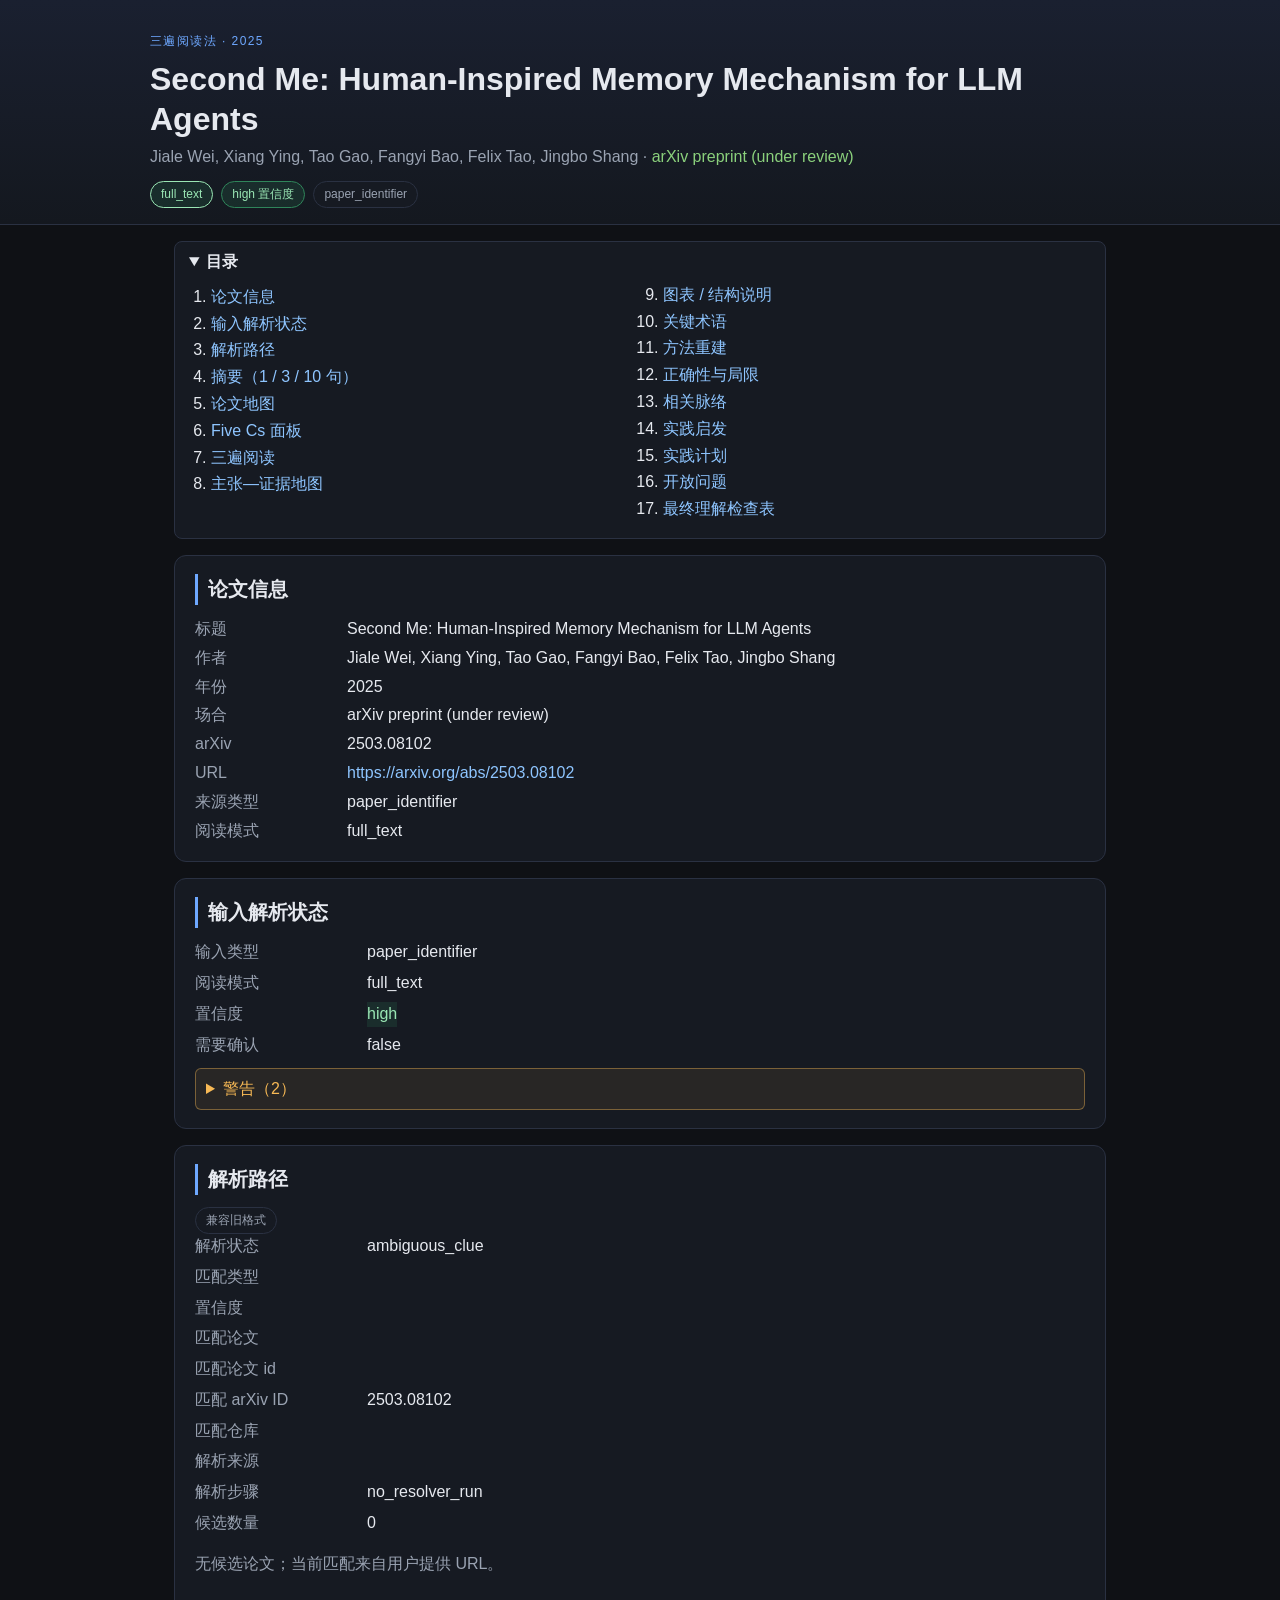
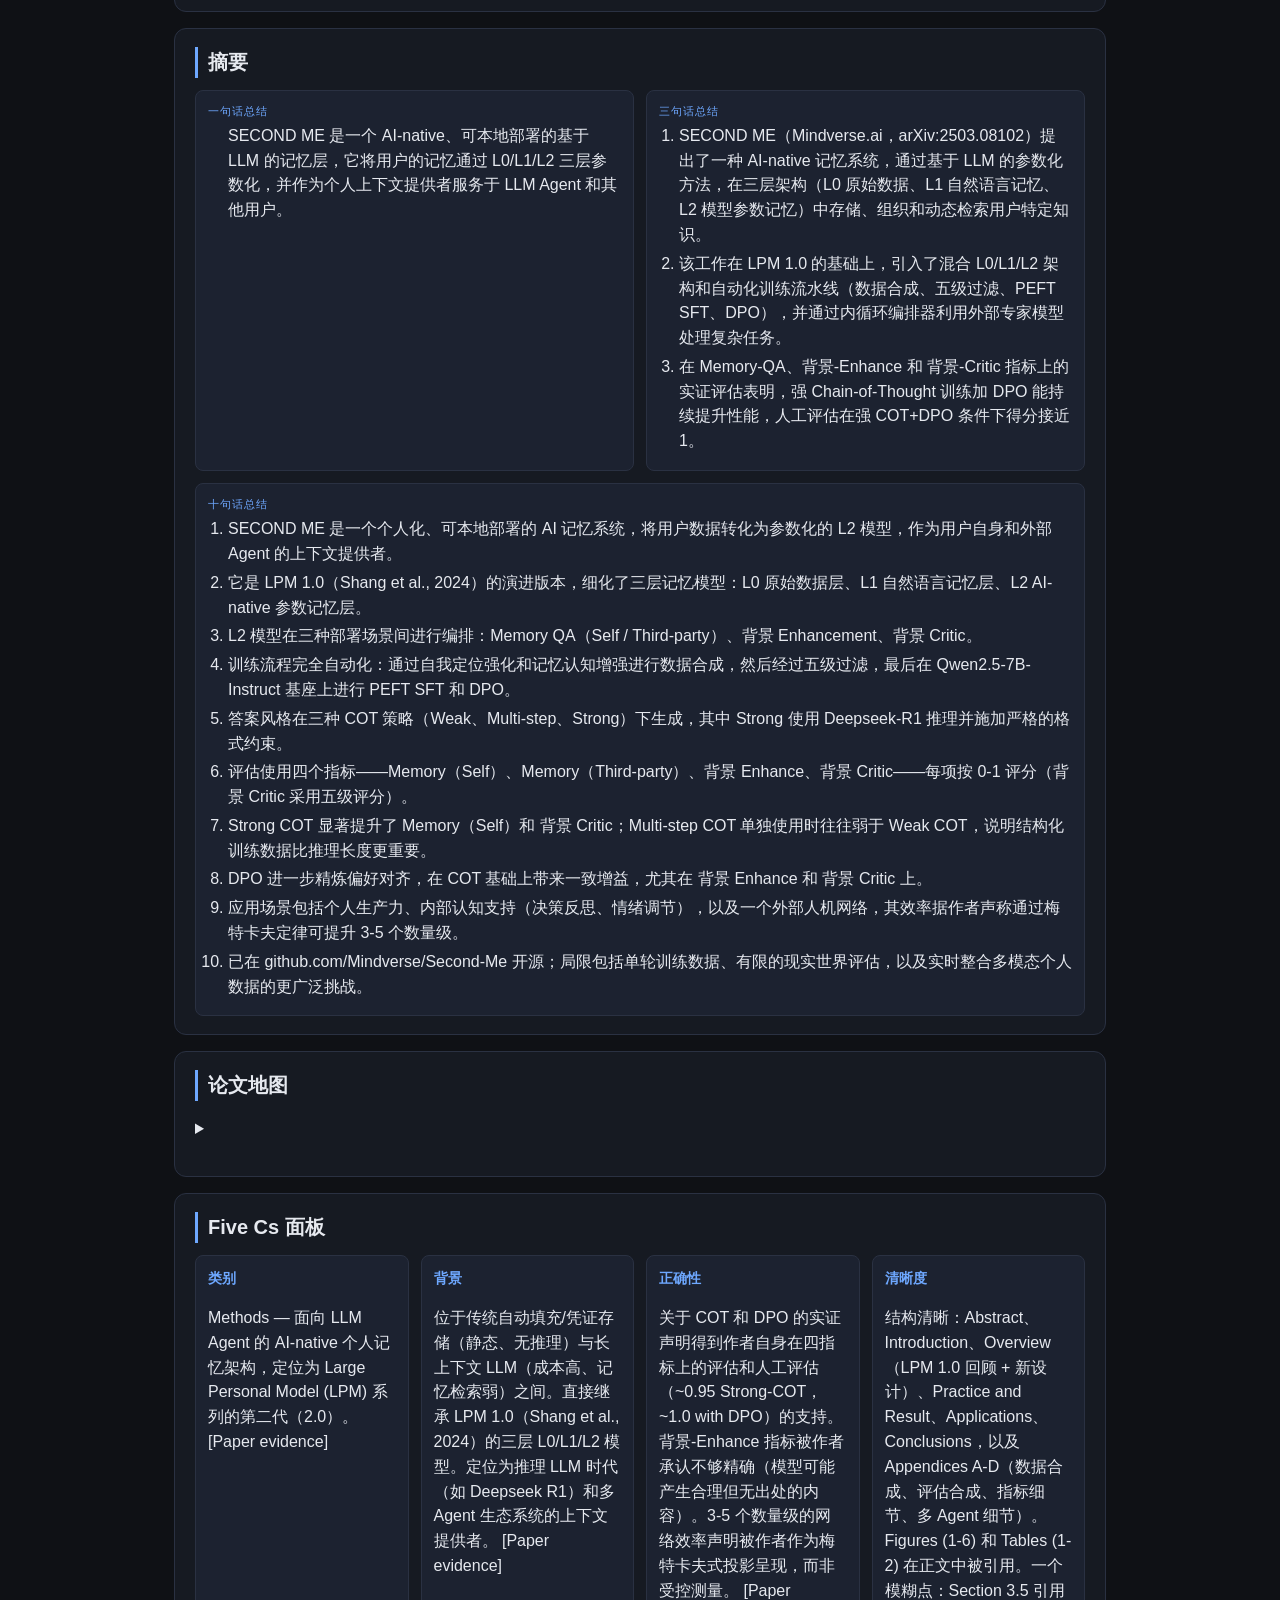
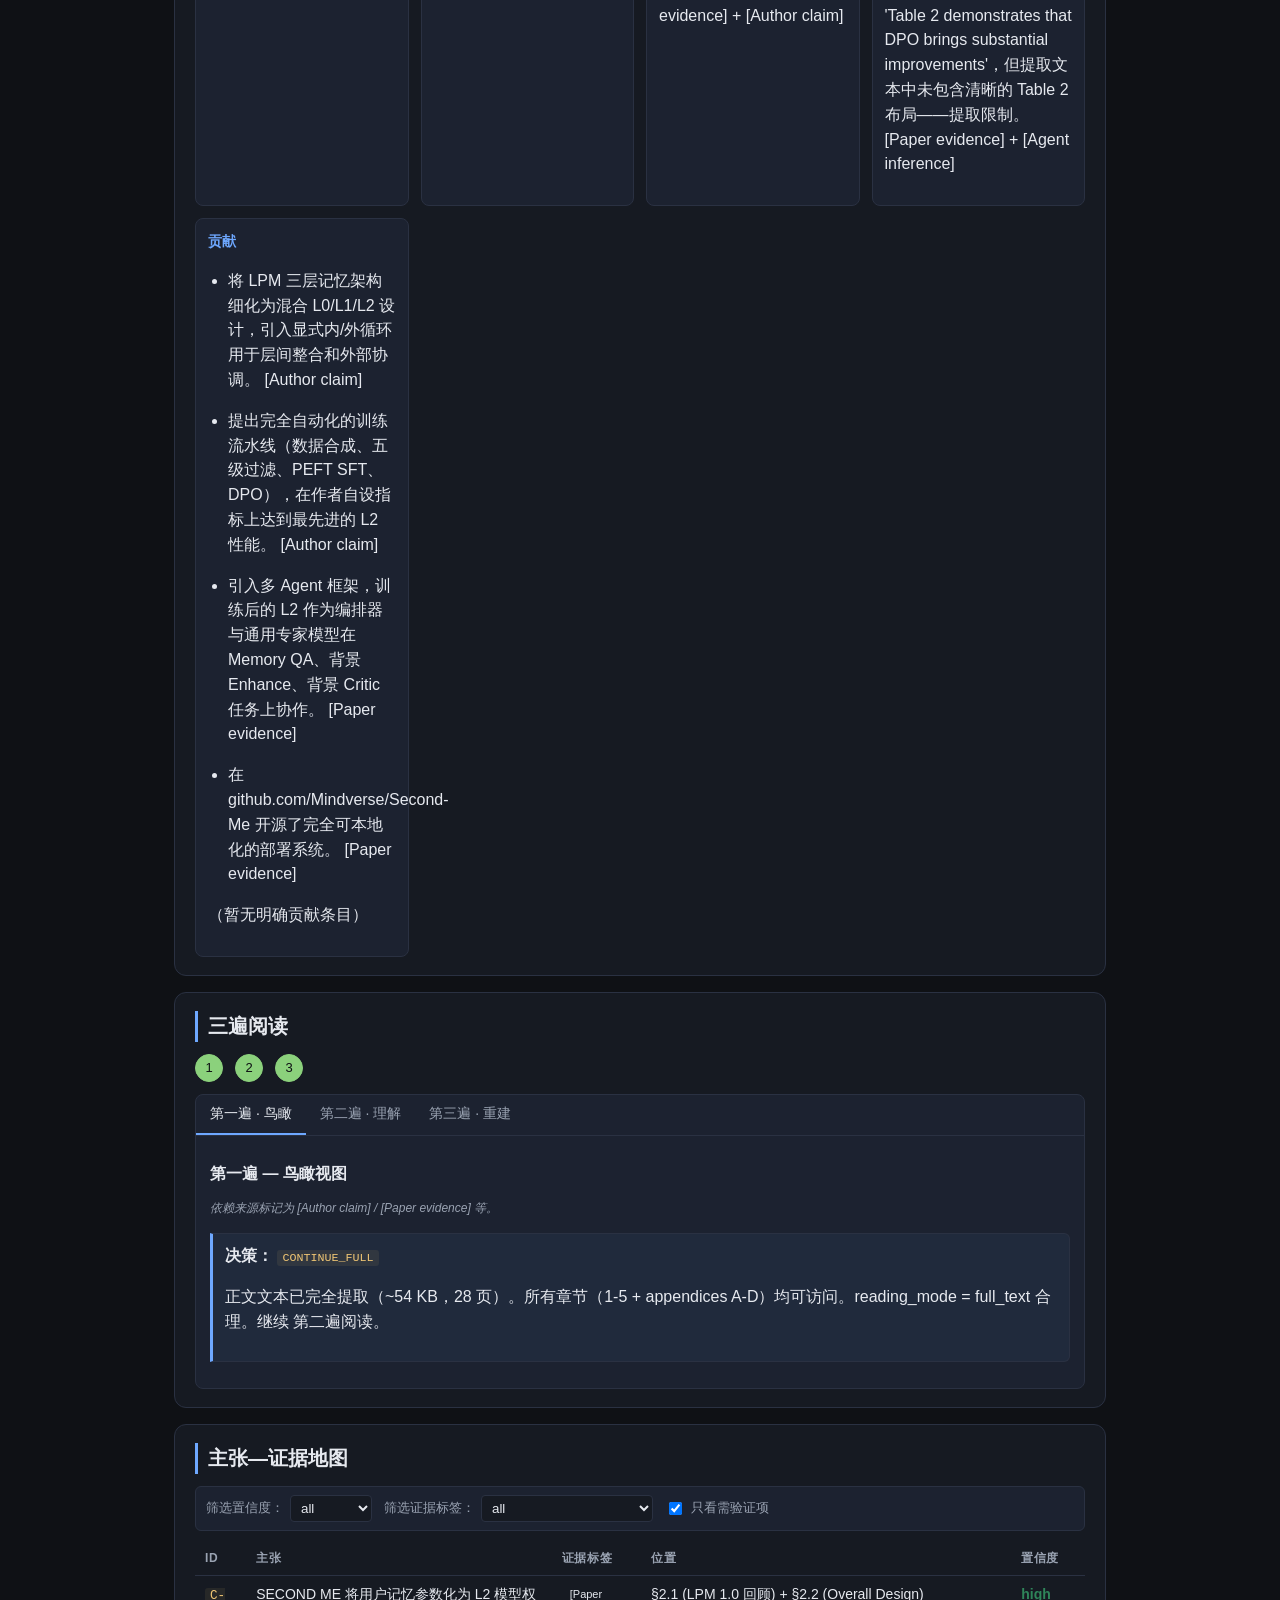
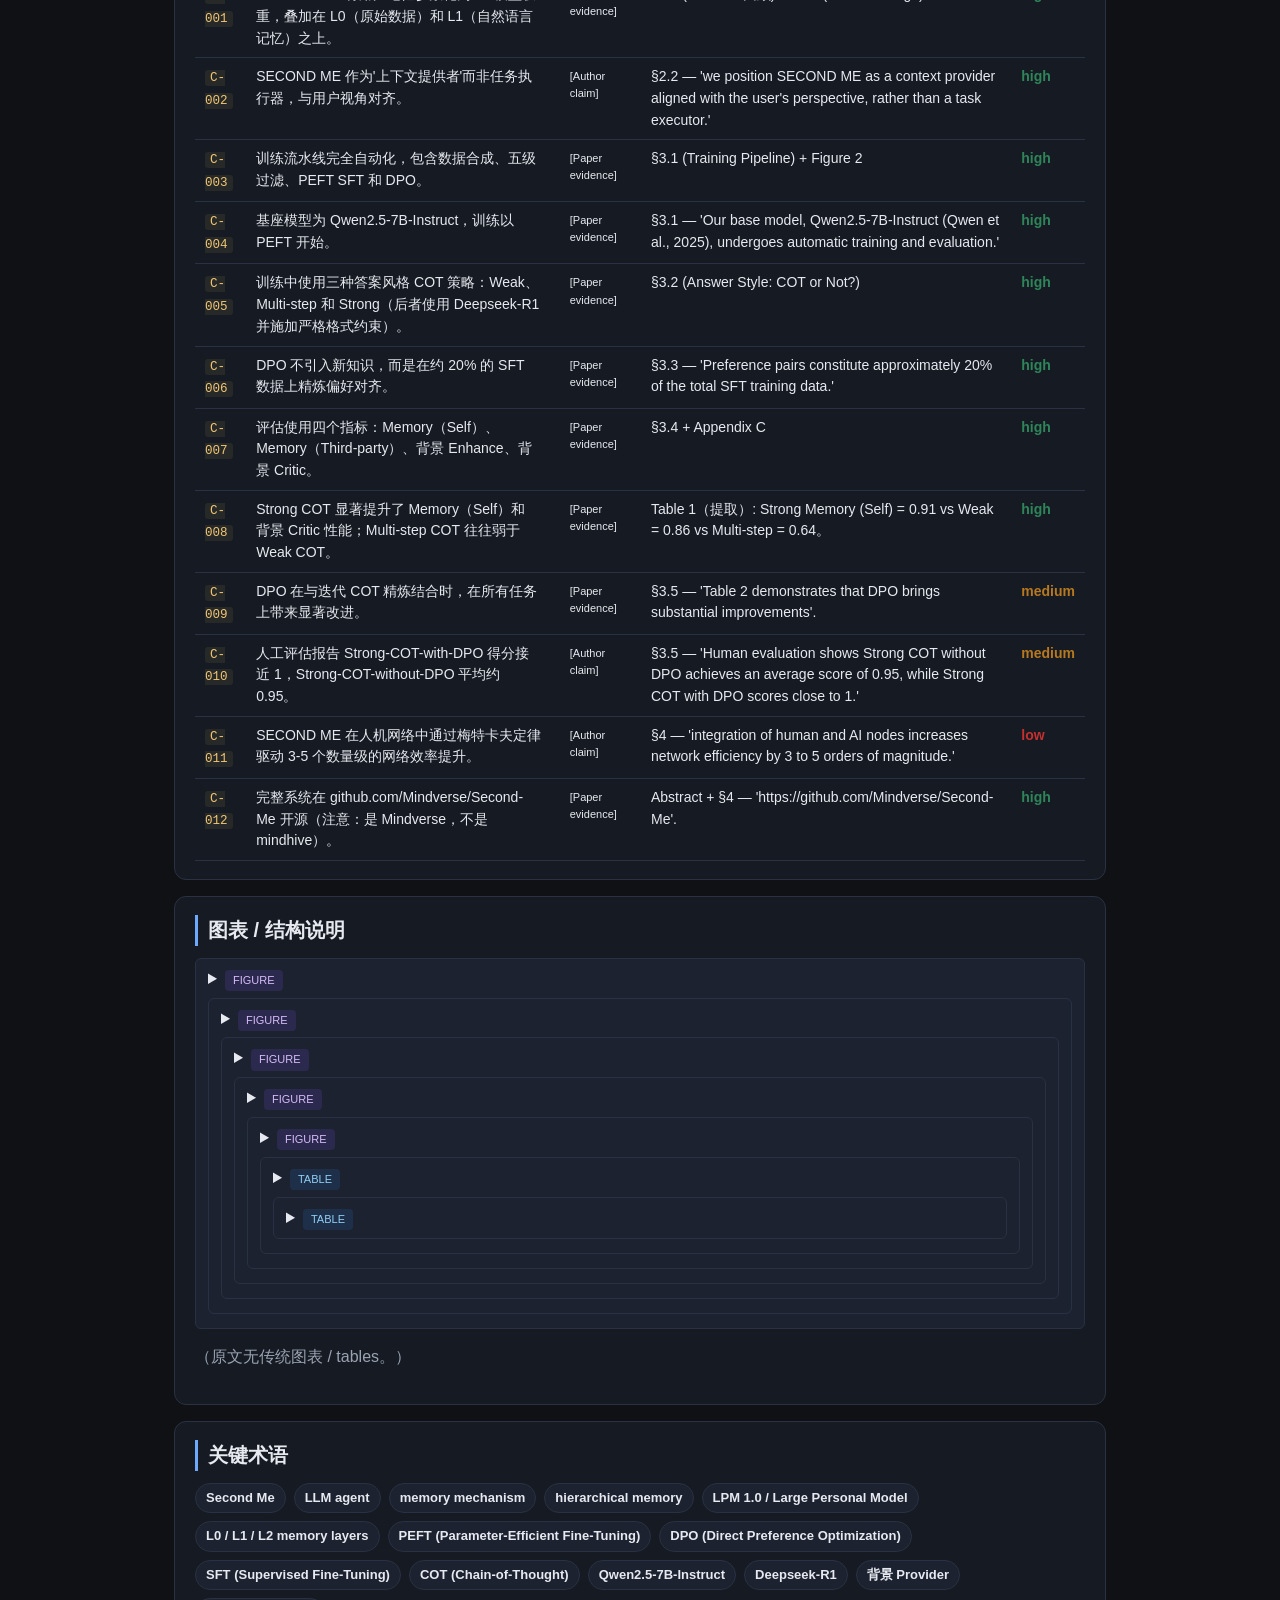
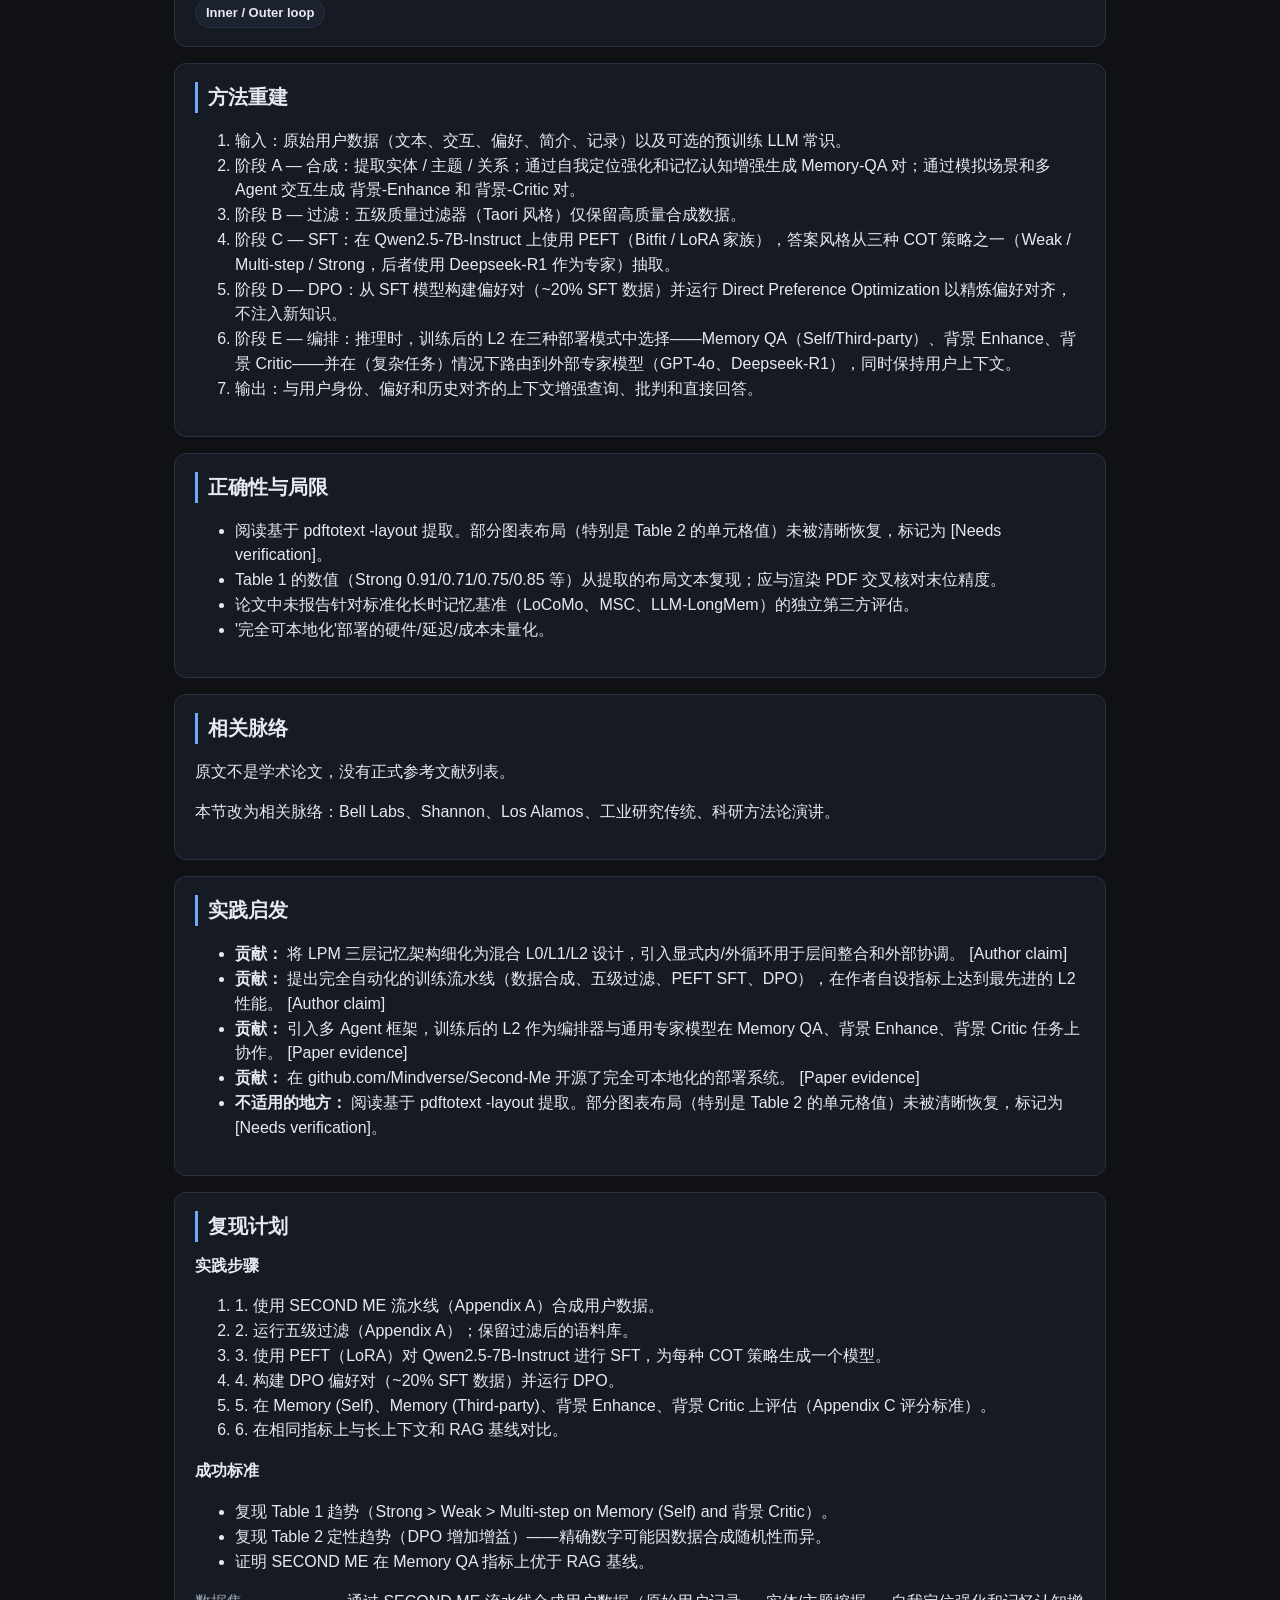
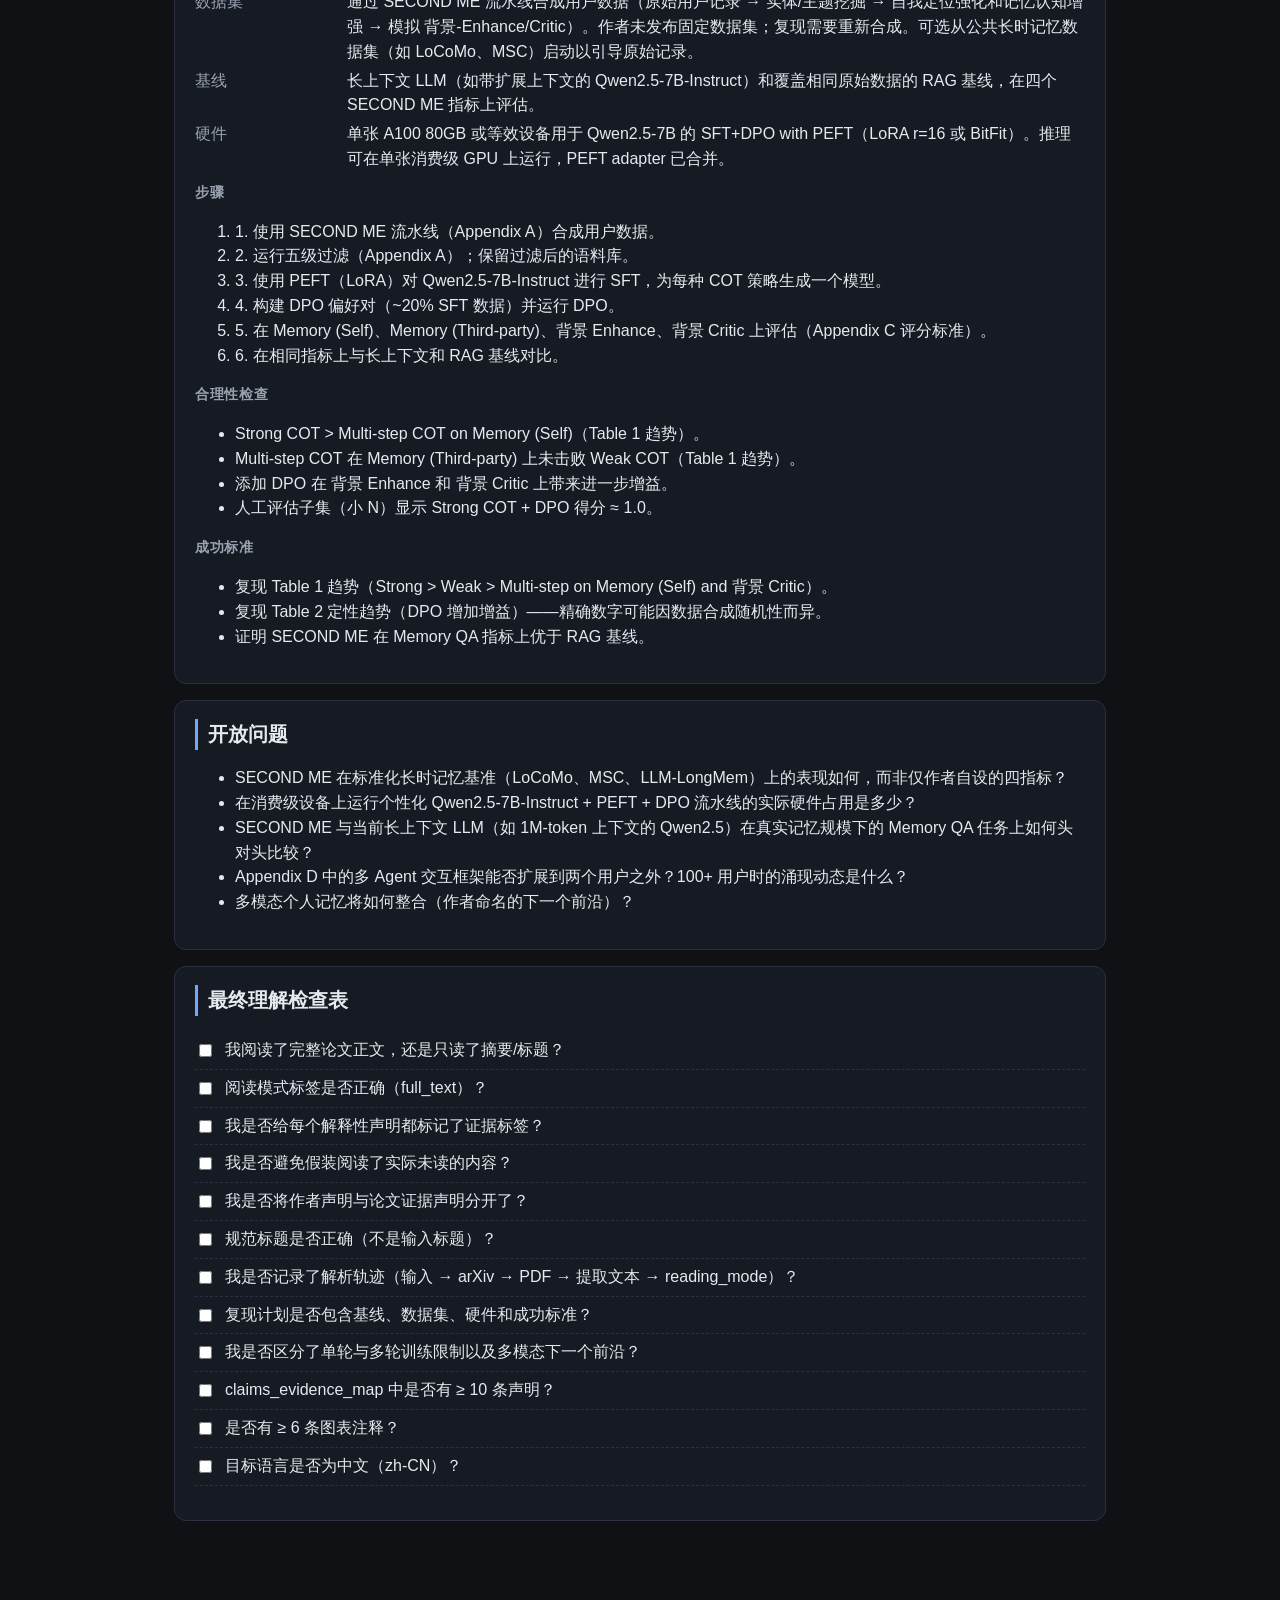
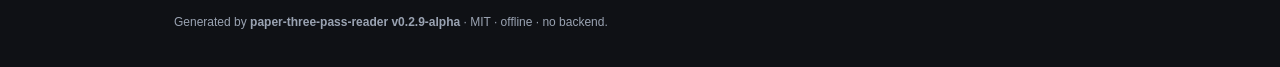
<file: second-me-human-inspired-memory-cn/index.html>
<!doctype html>
<html lang="zh-CN">
<head>
  <meta charset="utf-8" />
  <meta name="viewport" content="width=device-width, initial-scale=1" />
  <title>Second Me: Human-Inspired Memory Mechanism for LLM Agents — 三遍阅读法</title>
  <link rel="stylesheet" href="assets/style.css" />
</head>
<body data-reading-mode="full_text">
  <header class="hero">
    <div class="hero-row">
      <div class="hero-text">
        <div class="kicker">三遍阅读法 · 2025</div>
        <h1>Second Me: Human-Inspired Memory Mechanism for LLM Agents</h1>
        <div class="byline">
          <span>Jiale Wei</span>, <span>Xiang Ying</span>, <span>Tao Gao</span>, <span>Fangyi Bao</span>, <span>Felix Tao</span>, <span>Jingbo Shang</span>
           · <span class="venue">arXiv preprint (under review)</span>
        </div>
        <div class="badges">
          <span class="badge badge-mode" title="阅读模式">full_text</span>
          <span class="badge badge-confidence badge-confidence-high">high 置信度</span>
          <span class="badge badge-input">paper_identifier</span>
        </div>
      </div>
    </div>
  </header>

  <nav class="toc">
    <details open>
      <summary>目录</summary>
      <ol>
        <li><a href="#metadata">论文信息</a></li>
        <li><a href="#intake">输入解析状态</a></li>
        <li><a href="#resolver-trail">解析路径</a></li>
        <li><a href="#summary">摘要（1 / 3 / 10 句）</a></li>
        <li><a href="#paper-map">论文地图</a></li>
        <li><a href="#five-cs">Five Cs 面板</a></li>
        <li><a href="#passes">三遍阅读</a></li>
        <li><a href="#claims">主张—证据地图</a></li>
        <li><a href="#figures">图表 / 结构说明</a></li>
        <li><a href="#glossary">关键术语</a></li>
        <li><a href="#reconstruction">方法重建</a></li>
        <li><a href="#limitations">正确性与局限</a></li>
        <li><a href="#related">相关脉络</a></li>
        <li><a href="#implications">实践启发</a></li>
        <li><a href="#reproduction">实践计划</a></li>
        <li><a href="#open">开放问题</a></li>
        <li><a href="#checklist">最终理解检查表</a></li>
      </ol>
    </details>
  </nav>

  <main>
    <!-- 1. Hero Summary / 论文信息 -->
    <section id="metadata" class="card">
      <h2>论文信息</h2>
      <dl class="kv">
        <dt>标题</dt><dd>Second Me: Human-Inspired Memory Mechanism for LLM Agents</dd>
        <dt>作者</dt><dd>Jiale Wei, Xiang Ying, Tao Gao, Fangyi Bao, Felix Tao, Jingbo Shang</dd>
        <dt>年份</dt><dd>2025</dd>
        <dt>场合</dt><dd>arXiv preprint (under review)</dd>
        <dt>arXiv</dt><dd>2503.08102</dd>
        
        <dt>URL</dt><dd><a href="https://arxiv.org/abs/2503.08102">https://arxiv.org/abs/2503.08102</a></dd>
        <dt>来源类型</dt><dd>paper_identifier</dd>
        <dt>阅读模式</dt><dd>full_text</dd>
      </dl>
    </section>

    <!-- 2. 输入解析状态 -->
    <section id="intake" class="card">
      <h2>输入解析状态</h2>
      <ul class="kv-list">
        <li><span class="label">输入类型</span> <span class="value">paper_identifier</span></li>
        <li><span class="label">阅读模式</span> <span class="value">full_text</span></li>
        <li><span class="label">置信度</span> <span class="value badge-confidence badge-confidence-high">high</span></li>
        <li><span class="label">需要确认</span> <span class="value">false</span></li>
      </ul>
      
      <details class="warnings">
        <summary>警告（2）</summary>
        <ul><li>PDF body extraction used pdftotext -layout. Some figure captions and complex tables may be partially extracted; figure/table interpretation is based on captions in body text.</li><li>作者 and affiliation inferred from PDF header (Mindverse.ai).</li></ul>
      </details>
      
      
    </section>

    <!-- 2b. 解析路径 (structured source_resolution, v0.2.8) -->
    <section id="resolver-trail" class="card">
      <h2>解析路径</h2>
      
      <div class="badges">
        
        
        <span class="badge badge-input">兼容旧格式</span>
        
        
      </div>
      <ul class="kv-list">
        <li><span class="label">解析状态</span> <span class="value">ambiguous_clue</span></li>
        <li><span class="label">匹配类型</span> <span class="value"></span></li>
        <li><span class="label">置信度</span> <span class="value"></span></li>
        <li><span class="label">匹配论文</span> <span class="value"></span></li>
        <li><span class="label">匹配论文 id</span> <span class="value"></span></li>
        <li><span class="label">匹配 arXiv ID</span> <span class="value">2503.08102</span></li>
        <li><span class="label">匹配仓库</span> <span class="value"></span></li>
        <li><span class="label">解析来源</span> <span class="value"></span></li>
        <li><span class="label">解析步骤</span> <span class="value">no_resolver_run</span></li>
        <li><span class="label">候选数量</span> <span class="value">0</span></li>
      </ul>
      </li></ul>
      </details>
      
      <p class="muted">无候选论文；当前匹配来自用户提供 URL。</p>
      
      
    </section>

    <!-- 3. 摘要 -->
    <section id="summary" class="card">
      <h2>摘要</h2>
      <div class="summary-grid">
        <div class="summary-box">
          <div class="summary-label">一句话总结</div>
          <p>SECOND ME 是一个 AI-native、可本地部署的基于 LLM 的记忆层，它将用户的记忆通过 L0/L1/L2 三层参数化，并作为个人上下文提供者服务于 LLM Agent 和其他用户。</p>
        </div>
        <div class="summary-box">
          <div class="summary-label">三句话总结</div>
          <ol><li>SECOND ME（Mindverse.ai，arXiv:2503.08102）提出了一种 AI-native 记忆系统，通过基于 LLM 的参数化方法，在三层架构（L0 原始数据、L1 自然语言记忆、L2 模型参数记忆）中存储、组织和动态检索用户特定知识。</li><li>该工作在 LPM 1.0 的基础上，引入了混合 L0/L1/L2 架构和自动化训练流水线（数据合成、五级过滤、PEFT SFT、DPO），并通过内循环编排器利用外部专家模型处理复杂任务。</li><li>在 Memory-QA、背景-Enhance 和 背景-Critic 指标上的实证评估表明，强 Chain-of-Thought 训练加 DPO 能持续提升性能，人工评估在强 COT+DPO 条件下得分接近 1。</li></ol>
        </div>
        <div class="summary-box summary-wide">
          <div class="summary-label">十句话总结</div>
          <ol><li>SECOND ME 是一个个人化、可本地部署的 AI 记忆系统，将用户数据转化为参数化的 L2 模型，作为用户自身和外部 Agent 的上下文提供者。</li><li>它是 LPM 1.0（Shang et al., 2024）的演进版本，细化了三层记忆模型：L0 原始数据层、L1 自然语言记忆层、L2 AI-native 参数记忆层。</li><li>L2 模型在三种部署场景间进行编排：Memory QA（Self / Third-party）、背景 Enhancement、背景 Critic。</li><li>训练流程完全自动化：通过自我定位强化和记忆认知增强进行数据合成，然后经过五级过滤，最后在 Qwen2.5-7B-Instruct 基座上进行 PEFT SFT 和 DPO。</li><li>答案风格在三种 COT 策略（Weak、Multi-step、Strong）下生成，其中 Strong 使用 Deepseek-R1 推理并施加严格的格式约束。</li><li>评估使用四个指标——Memory（Self）、Memory（Third-party）、背景 Enhance、背景 Critic——每项按 0-1 评分（背景 Critic 采用五级评分）。</li><li>Strong COT 显著提升了 Memory（Self）和 背景 Critic；Multi-step COT 单独使用时往往弱于 Weak COT，说明结构化训练数据比推理长度更重要。</li><li>DPO 进一步精炼偏好对齐，在 COT 基础上带来一致增益，尤其在 背景 Enhance 和 背景 Critic 上。</li><li>应用场景包括个人生产力、内部认知支持（决策反思、情绪调节），以及一个外部人机网络，其效率据作者声称通过梅特卡夫定律可提升 3-5 个数量级。</li><li>已在 github.com/Mindverse/Second-Me 开源；局限包括单轮训练数据、有限的现实世界评估，以及实时整合多模态个人数据的更广泛挑战。</li></ol>
        </div>
      </div>
    </section>

    <!-- 4. 论文地图 -->
    <section id="paper-map" class="card">
      <h2>论文地图</h2>
      <ul class="tree">
        
        <li>
          <details><summary></summary>
            
        <li>
          <details><summary></summary>
            
        <li>
          <details><summary></summary>
            
        <li>
          <details><summary></summary>
            
        <li>
          <details><summary></summary>
            
        <li>
          <details><summary></summary>
            
        <li>
          <details><summary></summary>
            
        <li>
          <details><summary></summary>
            
        <li>
          <details><summary></summary>
            
        <li>
          <details><summary></summary>
            
        <li>
          <details><summary></summary>
            
        <li>
          <details><summary></summary>
            
        <li>
          <details><summary></summary>
            
        <li>
          <details><summary></summary>
            
        <li>
          <details><summary></summary>
            
        <li>
          <details><summary></summary>
            
        <li>
          <details><summary></summary>
            
        <li>
          <details><summary></summary>
            </ul>
            
          </details>
        </li>
        
      </ul>
    </section>

    <!-- 5. Five Cs -->
    <section id="five-cs" class="card">
      <h2>Five Cs 面板</h2>
      <div class="five-cs-grid">
        <article class="ccard">
          <h3>类别</h3>
          <p class="ccard-value">Methods — 面向 LLM Agent 的 AI-native 个人记忆架构，定位为 Large Personal Model (LPM) 系列的第二代（2.0）。 [Paper evidence]</p>
          
          
        </article>
        <article class="ccard">
          <h3>背景</h3>
          <p class="ccard-value">位于传统自动填充/凭证存储（静态、无推理）与长上下文 LLM（成本高、记忆检索弱）之间。直接继承 LPM 1.0（Shang et al., 2024）的三层 L0/L1/L2 模型。定位为推理 LLM 时代（如 Deepseek R1）和多 Agent 生态系统的上下文提供者。 [Paper evidence]</p>
          
          
        </article>
        <article class="ccard">
          <h3>正确性</h3>
          <p class="ccard-value">关于 COT 和 DPO 的实证声明得到作者自身在四指标上的评估和人工评估（~0.95 Strong-COT，~1.0 with DPO）的支持。背景-Enhance 指标被作者承认不够精确（模型可能产生合理但无出处的内容）。3-5 个数量级的网络效率声明被作者作为梅特卡夫式投影呈现，而非受控测量。 [Paper evidence] + [Author claim]</p>
          
          
        </article>
        <article class="ccard">
          <h3>清晰度</h3>
          <p class="ccard-value">结构清晰：Abstract、Introduction、Overview（LPM 1.0 回顾 + 新设计）、Practice and Result、Applications、Conclusions，以及 Appendices A-D（数据合成、评估合成、指标细节、多 Agent 细节）。Figures (1-6) 和 Tables (1-2) 在正文中被引用。一个模糊点：Section 3.5 引用 'Table 2 demonstrates that DPO brings substantial improvements'，但提取文本中未包含清晰的 Table 2 布局——提取限制。 [Paper evidence] + [Agent inference]</p>
          
          
        </article>
        <article class="ccard ccard-wide">
          <h3>贡献</h3>
          
          <ul><li><p class="ccard-value">将 LPM 三层记忆架构细化为混合 L0/L1/L2 设计，引入显式内/外循环用于层间整合和外部协调。 [Author claim]</p><li><p class="ccard-value">提出完全自动化的训练流水线（数据合成、五级过滤、PEFT SFT、DPO），在作者自设指标上达到最先进的 L2 性能。 [Author claim]</p><li><p class="ccard-value">引入多 Agent 框架，训练后的 L2 作为编排器与通用专家模型在 Memory QA、背景 Enhance、背景 Critic 任务上协作。 [Paper evidence]</p><li><p class="ccard-value">在 github.com/Mindverse/Second-Me 开源了完全可本地化的部署系统。 [Paper evidence]</p></li></ul>
          
          <p class="ccard-empty">（暂无明确贡献条目）</p>
          
        </article>
      </div>
    </section>

    <!-- 6. 第一遍阅读 / 第二遍阅读 / 第三遍阅读 标签页 -->
    <section id="passes" class="card">
      <h2>三遍阅读</h2>
      <div class="timeline">
        <span class="dot done" title="第一遍阅读">1</span>
        <span class="dot done" title="第二遍阅读">2</span>
        <span class="dot done" title="第三遍阅读">3</span>
      </div>
      <div class="tabs">
        <div class="tab-buttons" role="tablist">
          <button class="tab-btn active" data-tab="p1" role="tab">第一遍 · 鸟瞰</button>
          <button class="tab-btn" data-tab="p2" role="tab">第二遍 · 理解</button>
          <button class="tab-btn" data-tab="p3" role="tab">第三遍 · 重建</button>
        </div>

        <div class="tab-panel active" data-panel="p1">
          <h3>第一遍 — 鸟瞰视图</h3>
          <p class="evidence-line">依赖来源标记为 [Author claim] / [Paper evidence] 等。</p>
          <p></p>
          <div class="callout">
            <strong>决策：</strong> <code>CONTINUE_FULL</code>
            <p>正文文本已完全提取（~54 KB，28 页）。所有章节（1-5 + appendices A-D）均可访问。reading_mode = full_text 合理。继续 第二遍阅读。</p>
          </div>
        </div>

        <div class="tab-panel" data-panel="p2">
          <h3>第二遍 — 深入理解</h3>
          <h4>核心观点</h4>
          <ol><li>AI-native 记忆应存在于三个协调层中：L0（原始数据 / RAG 风格）、L1（自然语言摘要、标签、简介）、L2（神经网络参数记忆）。 [Paper evidence, §2.1]</li><li>SECOND ME 是 LPM 的演进版本，其 L2 作为编排器，将用户桥接到外部专家模型（如 GPT-4o、Deepseek-R1），而非自身执行任务。 [Paper evidence, §2.2]</li><li>自动化训练流水线——数据合成、五级过滤、PEFT SFT on Qwen2.5-7B-Instruct，然后 DPO——产生具有强偏好对齐的个性化 L2。 [Paper evidence, §3.1]</li><li>答案风格在三种 COT 策略（Weak / Multi-step / Strong）下生成，Strong 使用 Deepseek-R1 推理和严格格式约束；DPO 进一步精炼偏好。 [Paper evidence, §3.2-§3.3]</li><li>评估分解为 Memory（Self）、Memory（Third-party）、背景 Enhance、背景 Critic，附带显式评分标准（Appendix C）和人工评估作为 ground truth。 [Paper evidence, §3.4-§3.5]</li></ol>
          
          <h4>关键参考文献</h4>
          <ul class="refs"><li><strong></strong><li><strong></strong><li><strong></strong><li><strong></strong><li><strong></strong><li><strong></strong><li><strong></strong></li></ul>
          
        </div>

        <div class="tab-panel" data-panel="p3">
          <h3>第三遍 — 重建</h3>
          <h4>方法重建</h4>
          <ol><li>输入：原始用户数据（文本、交互、偏好、简介、记录）以及可选的预训练 LLM 常识。</li><li>阶段 A — 合成：提取实体 / 主题 / 关系；通过自我定位强化和记忆认知增强生成 Memory-QA 对；通过模拟场景和多 Agent 交互生成 背景-Enhance 和 背景-Critic 对。</li><li>阶段 B — 过滤：五级质量过滤器（Taori 风格）仅保留高质量合成数据。</li><li>阶段 C — SFT：在 Qwen2.5-7B-Instruct 上使用 PEFT（Bitfit / LoRA 家族），答案风格从三种 COT 策略之一（Weak / Multi-step / Strong，后者使用 Deepseek-R1 作为专家）抽取。</li><li>阶段 D — DPO：从 SFT 模型构建偏好对（~20% SFT 数据）并运行 Direct Preference Optimization 以精炼偏好对齐，不注入新知识。</li><li>阶段 E — 编排：推理时，训练后的 L2 在三种部署模式中选择——Memory QA（Self/Third-party）、背景 Enhance、背景 Critic——并在（复杂任务）情况下路由到外部专家模型（GPT-4o、Deepseek-R1），同时保持用户上下文。</li><li>输出：与用户身份、偏好和历史对齐的上下文增强查询、批判和直接回答。</li></ol>
          
          <h4>批判性审视要点</h4>
          <ul><li>Strong COT 数字依赖作者自身的评估流水线（Memory QA + 背景 Enhance + 背景 Critic）。论文中无独立复现。 [Agent inference]</li><li>背景-Enhance 指标被作者承认不够精确——模型可能产生合理但无出处的内容，降低测试准确率 despite 实际改进。这是已知的 LLM-judge 评估问题。 [Paper evidence + Agent inference]</li><li>3-5 个数量级的网络效率声明是梅特卡夫式投影，而非受控测量。应视为愿景/抱负，而非基准。 [Author claim]</li><li>单轮训练是声明的局限；作者指出需要多轮合成。 [Paper evidence]</li><li>开源发布（Mindverse/Second-Me）是强有力的透明度信号，但论文未报告外部基准（如 LoCoMo、MSC、LLM-LongMem），这将有助于将工作与更广泛的长时记忆文献对比。 [Agent inference]</li></ul>
          
        </div>
      </div>
    </section>

    <!-- 7. Claims-Evidence Map -->
    <section id="claims" class="card">
      <h2>主张—证据地图</h2>
      <div class="filters">
        <label>筛选置信度：
          <select id="filter-confidence">
            <option value="">all</option>
            <option value="high">high</option>
            <option value="medium">medium</option>
            <option value="low">low</option>
          </select>
        </label>
        <label>筛选证据标签：
          <select id="filter-label">
            <option value="">all</option>
            <option>[Paper evidence]</option>
            <option>[Figure/Table evidence]</option>
            <option>[Author claim]</option>
            <option>[Agent inference]</option>
            <option>[Uncertain]</option>
            <option>[Needs verification]</option>
          </select>
        </label>
        <label><input type="checkbox" id="filter-needs" checked /> 只看需验证项</label>
      </div>
      <table class="claims-table">
        <thead>
          <tr><th>ID</th><th>主张</th><th>证据标签</th><th>位置</th><th>置信度</th></tr>
        </thead>
        <tbody>
          
          <tr data-confidence="high" data-label="[Paper evidence]" data-needs="false">
            <td><code>C-001</code></td>
            <td>SECOND ME 将用户记忆参数化为 L2 模型权重，叠加在 L0（原始数据）和 L1（自然语言记忆）之上。</td>
            <td><span class="ev-label ev-paper-evidence">[Paper evidence]</span></td>
            <td>§2.1 (LPM 1.0 回顾) + §2.2 (Overall Design)</td>
            <td><span class="conf conf-high">high</span></td>
          </tr>
          
          <tr data-confidence="high" data-label="[Author claim]" data-needs="false">
            <td><code>C-002</code></td>
            <td>SECOND ME 作为'上下文提供者'而非任务执行器，与用户视角对齐。</td>
            <td><span class="ev-label ev-author-claim">[Author claim]</span></td>
            <td>§2.2 — 'we position SECOND ME as a context provider aligned with the user's perspective, rather than a task executor.'</td>
            <td><span class="conf conf-high">high</span></td>
          </tr>
          
          <tr data-confidence="high" data-label="[Paper evidence]" data-needs="false">
            <td><code>C-003</code></td>
            <td>训练流水线完全自动化，包含数据合成、五级过滤、PEFT SFT 和 DPO。</td>
            <td><span class="ev-label ev-paper-evidence">[Paper evidence]</span></td>
            <td>§3.1 (Training Pipeline) + Figure 2</td>
            <td><span class="conf conf-high">high</span></td>
          </tr>
          
          <tr data-confidence="high" data-label="[Paper evidence]" data-needs="false">
            <td><code>C-004</code></td>
            <td>基座模型为 Qwen2.5-7B-Instruct，训练以 PEFT 开始。</td>
            <td><span class="ev-label ev-paper-evidence">[Paper evidence]</span></td>
            <td>§3.1 — 'Our base model, Qwen2.5-7B-Instruct (Qwen et al., 2025), undergoes automatic training and evaluation.'</td>
            <td><span class="conf conf-high">high</span></td>
          </tr>
          
          <tr data-confidence="high" data-label="[Paper evidence]" data-needs="false">
            <td><code>C-005</code></td>
            <td>训练中使用三种答案风格 COT 策略：Weak、Multi-step 和 Strong（后者使用 Deepseek-R1 并施加严格格式约束）。</td>
            <td><span class="ev-label ev-paper-evidence">[Paper evidence]</span></td>
            <td>§3.2 (Answer Style: COT or Not?)</td>
            <td><span class="conf conf-high">high</span></td>
          </tr>
          
          <tr data-confidence="high" data-label="[Paper evidence]" data-needs="false">
            <td><code>C-006</code></td>
            <td>DPO 不引入新知识，而是在约 20% 的 SFT 数据上精炼偏好对齐。</td>
            <td><span class="ev-label ev-paper-evidence">[Paper evidence]</span></td>
            <td>§3.3 — 'Preference pairs constitute approximately 20% of the total SFT training data.'</td>
            <td><span class="conf conf-high">high</span></td>
          </tr>
          
          <tr data-confidence="high" data-label="[Paper evidence]" data-needs="false">
            <td><code>C-007</code></td>
            <td>评估使用四个指标：Memory（Self）、Memory（Third-party）、背景 Enhance、背景 Critic。</td>
            <td><span class="ev-label ev-paper-evidence">[Paper evidence]</span></td>
            <td>§3.4 + Appendix C</td>
            <td><span class="conf conf-high">high</span></td>
          </tr>
          
          <tr data-confidence="high" data-label="[Paper evidence]" data-needs="false">
            <td><code>C-008</code></td>
            <td>Strong COT 显著提升了 Memory（Self）和 背景 Critic 性能；Multi-step COT 往往弱于 Weak COT。</td>
            <td><span class="ev-label ev-paper-evidence">[Paper evidence]</span></td>
            <td>Table 1（提取）: Strong Memory (Self) = 0.91 vs Weak = 0.86 vs Multi-step = 0.64。</td>
            <td><span class="conf conf-high">high</span></td>
          </tr>
          
          <tr data-confidence="medium" data-label="[Paper evidence]" data-needs="true">
            <td><code>C-009</code></td>
            <td>DPO 在与迭代 COT 精炼结合时，在所有任务上带来显著改进。</td>
            <td><span class="ev-label ev-paper-evidence">[Paper evidence]</span></td>
            <td>§3.5 — 'Table 2 demonstrates that DPO brings substantial improvements'.</td>
            <td><span class="conf conf-medium">medium</span></td>
          </tr>
          
          <tr data-confidence="medium" data-label="[Author claim]" data-needs="true">
            <td><code>C-010</code></td>
            <td>人工评估报告 Strong-COT-with-DPO 得分接近 1，Strong-COT-without-DPO 平均约 0.95。</td>
            <td><span class="ev-label ev-author-claim">[Author claim]</span></td>
            <td>§3.5 — 'Human evaluation shows Strong COT without DPO achieves an average score of 0.95, while Strong COT with DPO scores close to 1.'</td>
            <td><span class="conf conf-medium">medium</span></td>
          </tr>
          
          <tr data-confidence="low" data-label="[Author claim]" data-needs="true">
            <td><code>C-011</code></td>
            <td>SECOND ME 在人机网络中通过梅特卡夫定律驱动 3-5 个数量级的网络效率提升。</td>
            <td><span class="ev-label ev-author-claim">[Author claim]</span></td>
            <td>§4 — 'integration of human and AI nodes increases network efficiency by 3 to 5 orders of magnitude.'</td>
            <td><span class="conf conf-low">low</span></td>
          </tr>
          
          <tr data-confidence="high" data-label="[Paper evidence]" data-needs="false">
            <td><code>C-012</code></td>
            <td>完整系统在 github.com/Mindverse/Second-Me 开源（注意：是 Mindverse，不是 mindhive）。</td>
            <td><span class="ev-label ev-paper-evidence">[Paper evidence]</span></td>
            <td>Abstract + §4 — 'https://github.com/Mindverse/Second-Me'.</td>
            <td><span class="conf conf-high">high</span></td>
          </tr>
          
        </tbody>
      </table>
    </section>

    <!-- 8. Figures and Tables Explanation -->
    <section id="figures" class="card">
      <h2>图表 / 结构说明</h2>
      
      <div class="accordion">
        
        <details>
          <summary>
            <span class="fig-kind fig-figure">figure</span>
            
        <details>
          <summary>
            <span class="fig-kind fig-figure">figure</span>
            
        <details>
          <summary>
            <span class="fig-kind fig-figure">figure</span>
            
        <details>
          <summary>
            <span class="fig-kind fig-figure">figure</span>
            
        <details>
          <summary>
            <span class="fig-kind fig-figure">figure</span>
            
        <details>
          <summary>
            <span class="fig-kind fig-table">table</span>
            
        <details>
          <summary>
            <span class="fig-kind fig-table">table</span>
            
            
          </summary>
          <p></p>
          
        </details>
        
      </div>
      
      
      <p class="muted">（原文无传统图表 / tables。）</p>
      
      
    </section>

    <!-- 9. Key Terms 术语表 -->
    <section id="glossary" class="card">
      <h2>关键术语</h2>
      <div class="chips">
        
        <details class="chip">
          <summary><strong>Second Me</strong></summary>
          <div class="chip-body">
            <p>本文提出的 AI-native 个人记忆系统（Mindverse.ai, arXiv:2503.08102），继承 LPM 1.0。作为持久上下文提供者，将用户记忆参数化为 L2 模型。</p>
          </div>
        </details>
        
        <details class="chip">
          <summary><strong>LLM agent</strong></summary>
          <div class="chip-body">
            <p>由大语言模型驱动的系统，代表用户执行任务或交互；SECOND ME 被定位为这类 Agent 的上下文提供者。</p>
          </div>
        </details>
        
        <details class="chip">
          <summary><strong>memory mechanism</strong></summary>
          <div class="chip-body">
            <p>本文中的分层架构（L0/L1/L2），用于存储和检索用户记忆，L2 实现为个性化神经网络。</p>
          </div>
        </details>
        
        <details class="chip">
          <summary><strong>hierarchical memory</strong></summary>
          <div class="chip-body">
            <p>从 LPM 1.0 继承并在 SECOND ME 中细化的三层 L0（原始）/ L1（自然语言）/ L2（参数）记忆模型。</p>
          </div>
        </details>
        
        <details class="chip">
          <summary><strong>LPM 1.0 / Large Personal Model</strong></summary>
          <div class="chip-body">
            <p>Shang et al. (2024) 的前代系统，提出三层记忆模型并证明 LLM 可以参数化用户记忆。SECOND ME 是其演进版本。</p>
          </div>
        </details>
        
        <details class="chip">
          <summary><strong>L0 / L1 / L2 memory layers</strong></summary>
          <div class="chip-body">
            <p>L0: 原始数据层（类似 RAG/RALM）；L1: 自然语言记忆（简介、标签、摘要）；L2: AI-native 参数记忆，编码在每个用户的神经网络中。</p>
          </div>
        </details>
        
        <details class="chip">
          <summary><strong>PEFT (Parameter-Efficient Fine-Tuning)</strong></summary>
          <div class="chip-body">
            <p>微调技术家族（BitFit、LoRA 等），仅更新少量参数同时保持基座模型冻结。用于 SECOND ME 在 Qwen2.5-7B 上的 SFT 步骤。</p>
          </div>
        </details>
        
        <details class="chip">
          <summary><strong>DPO (Direct Preference Optimization)</strong></summary>
          <div class="chip-body">
            <p>无需强化学习的偏好优化方法。SECOND ME 在 ~20% SFT 数据上使用 DPO 精炼偏好对齐。</p>
          </div>
        </details>
        
        <details class="chip">
          <summary><strong>SFT (Supervised Fine-Tuning)</strong></summary>
          <div class="chip-body">
            <p>标准 next-token 训练，使用标注或合成数据。在 SECOND ME 中：使用 COT 风格合成答案在 Qwen2.5-7B-Instruct 上进行 PEFT SFT。</p>
          </div>
        </details>
        
        <details class="chip">
          <summary><strong>COT (Chain-of-Thought)</strong></summary>
          <div class="chip-body">
            <p>推理风格，模型在给出最终答案前产生中间步骤。SECOND ME 比较 Weak / Multi-step / Strong COT 合成策略。</p>
          </div>
        </details>
        
        <details class="chip">
          <summary><strong>Qwen2.5-7B-Instruct</strong></summary>
          <div class="chip-body">
            <p>SECOND ME 用于参数记忆的基座模型（§3.1）。</p>
          </div>
        </details>
        
        <details class="chip">
          <summary><strong>Deepseek-R1</strong></summary>
          <div class="chip-body">
            <p>数据合成期间用作 Strong-COT 专家的推理模型（§3.2）。</p>
          </div>
        </details>
        
        <details class="chip">
          <summary><strong>背景 Provider</strong></summary>
          <div class="chip-body">
            <p>SECOND ME 的自我定位：不执行任务，而是向其他 Agent（以及用户自身）提供用户上下文。</p>
          </div>
        </details>
        
        <details class="chip">
          <summary><strong>Inner / Outer loop</strong></summary>
          <div class="chip-body">
            <p>Inner loop = SECOND ME 内部 L0/L1/L2 的无缝整合。Outer loop = SECOND ME 与外部 LLM 和互联网资源的协调。</p>
          </div>
        </details>
        
      </div>
    </section>

    <!-- 10. 方法重建 -->
    <section id="reconstruction" class="card">
      <h2>方法重建</h2>
      <ol><li>输入：原始用户数据（文本、交互、偏好、简介、记录）以及可选的预训练 LLM 常识。</li><li>阶段 A — 合成：提取实体 / 主题 / 关系；通过自我定位强化和记忆认知增强生成 Memory-QA 对；通过模拟场景和多 Agent 交互生成 背景-Enhance 和 背景-Critic 对。</li><li>阶段 B — 过滤：五级质量过滤器（Taori 风格）仅保留高质量合成数据。</li><li>阶段 C — SFT：在 Qwen2.5-7B-Instruct 上使用 PEFT（Bitfit / LoRA 家族），答案风格从三种 COT 策略之一（Weak / Multi-step / Strong，后者使用 Deepseek-R1 作为专家）抽取。</li><li>阶段 D — DPO：从 SFT 模型构建偏好对（~20% SFT 数据）并运行 Direct Preference Optimization 以精炼偏好对齐，不注入新知识。</li><li>阶段 E — 编排：推理时，训练后的 L2 在三种部署模式中选择——Memory QA（Self/Third-party）、背景 Enhance、背景 Critic——并在（复杂任务）情况下路由到外部专家模型（GPT-4o、Deepseek-R1），同时保持用户上下文。</li><li>输出：与用户身份、偏好和历史对齐的上下文增强查询、批判和直接回答。</li></ol>
    </section>

    <!-- 11. 正确性 and 局限 -->
    <section id="limitations" class="card">
      <h2>正确性与局限</h2>
      <ul><li>阅读基于 pdftotext -layout 提取。部分图表布局（特别是 Table 2 的单元格值）未被清晰恢复，标记为 [Needs verification]。</li><li>Table 1 的数值（Strong 0.91/0.71/0.75/0.85 等）从提取的布局文本复现；应与渲染 PDF 交叉核对末位精度。</li><li>论文中未报告针对标准化长时记忆基准（LoCoMo、MSC、LLM-LongMem）的独立第三方评估。</li><li>'完全可本地化'部署的硬件/延迟/成本未量化。</li></ul>
    </section>

    <!-- 12. 相关工作 Map -->
    <section id="related" class="card">
      <h2>相关脉络</h2>
      </li></ul>
      
      <p>原文不是学术论文，没有正式参考文献列表。</p>
      <p>本节改为相关脉络：Bell Labs、Shannon、Los Alamos、工业研究传统、科研方法论演讲。</p>
      
    </section>

    <!-- 13. 实践启发 -->
    <section id="implications" class="card">
      <h2>实践启发</h2>
      <ul>
        <li><strong>贡献：</strong> 将 LPM 三层记忆架构细化为混合 L0/L1/L2 设计，引入显式内/外循环用于层间整合和外部协调。 [Author claim]</li><li><strong>贡献：</strong> 提出完全自动化的训练流水线（数据合成、五级过滤、PEFT SFT、DPO），在作者自设指标上达到最先进的 L2 性能。 [Author claim]</li><li><strong>贡献：</strong> 引入多 Agent 框架，训练后的 L2 作为编排器与通用专家模型在 Memory QA、背景 Enhance、背景 Critic 任务上协作。 [Paper evidence]</li><li><strong>贡献：</strong> 在 github.com/Mindverse/Second-Me 开源了完全可本地化的部署系统。 [Paper evidence]</li>
        <li><strong>不适用的地方：</strong> 阅读基于 pdftotext -layout 提取。部分图表布局（特别是 Table 2 的单元格值）未被清晰恢复，标记为 [Needs verification]。</li>
      </ul>
    </section>

    <!-- 14. 复现计划 / 实践计划 -->
    <section id="reproduction" class="card">
      <h2>复现计划</h2>
      
        
        
        
        <h3>实践步骤</h3>
        <ol><li>1. 使用 SECOND ME 流水线（Appendix A）合成用户数据。</li><li>2. 运行五级过滤（Appendix A）；保留过滤后的语料库。</li><li>3. 使用 PEFT（LoRA）对 Qwen2.5-7B-Instruct 进行 SFT，为每种 COT 策略生成一个模型。</li><li>4. 构建 DPO 偏好对（~20% SFT 数据）并运行 DPO。</li><li>5. 在 Memory (Self)、Memory (Third-party)、背景 Enhance、背景 Critic 上评估（Appendix C 评分标准）。</li><li>6. 在相同指标上与长上下文和 RAG 基线对比。</li></ol>
        
        
        <h3>成功标准</h3>
        <ul><li>复现 Table 1 趋势（Strong > Weak > Multi-step on Memory (Self) and 背景 Critic）。</li><li>复现 Table 2 定性趋势（DPO 增加增益）——精确数字可能因数据合成随机性而异。</li><li>证明 SECOND ME 在 Memory QA 指标上优于 RAG 基线。</li></ul>
        
        
        
      
        <dl class="kv">
          <dt>数据集</dt><dd>通过 SECOND ME 流水线合成用户数据（原始用户记录 → 实体/主题挖掘 → 自我定位强化和记忆认知增强 → 模拟 背景-Enhance/Critic）。作者未发布固定数据集；复现需要重新合成。可选从公共长时记忆数据集（如 LoCoMo、MSC）启动以引导原始记录。</dd>
          <dt>基线</dt><dd>长上下文 LLM（如带扩展上下文的 Qwen2.5-7B-Instruct）和覆盖相同原始数据的 RAG 基线，在四个 SECOND ME 指标上评估。</dd>
          <dt>硬件</dt><dd>单张 A100 80GB 或等效设备用于 Qwen2.5-7B 的 SFT+DPO with PEFT（LoRA r=16 或 BitFit）。推理可在单张消费级 GPU 上运行，PEFT adapter 已合并。</dd>
        </dl>
        <h4>步骤</h4>
        <ol><li>1. 使用 SECOND ME 流水线（Appendix A）合成用户数据。</li><li>2. 运行五级过滤（Appendix A）；保留过滤后的语料库。</li><li>3. 使用 PEFT（LoRA）对 Qwen2.5-7B-Instruct 进行 SFT，为每种 COT 策略生成一个模型。</li><li>4. 构建 DPO 偏好对（~20% SFT 数据）并运行 DPO。</li><li>5. 在 Memory (Self)、Memory (Third-party)、背景 Enhance、背景 Critic 上评估（Appendix C 评分标准）。</li><li>6. 在相同指标上与长上下文和 RAG 基线对比。</li></ol>
        
        <h4>合理性检查</h4>
        <ul><li>Strong COT > Multi-step COT on Memory (Self)（Table 1 趋势）。</li><li>Multi-step COT 在 Memory (Third-party) 上未击败 Weak COT（Table 1 趋势）。</li><li>添加 DPO 在 背景 Enhance 和 背景 Critic 上带来进一步增益。</li><li>人工评估子集（小 N）显示 Strong COT + DPO 得分 ≈ 1.0。</li></ul>
        
        
        <h4>成功标准</h4>
        <ul><li>复现 Table 1 趋势（Strong > Weak > Multi-step on Memory (Self) and 背景 Critic）。</li><li>复现 Table 2 定性趋势（DPO 增加增益）——精确数字可能因数据合成随机性而异。</li><li>证明 SECOND ME 在 Memory QA 指标上优于 RAG 基线。</li></ul>
        
      
    </section>

    <!-- 15. 开放问题 -->
    <section id="open" class="card">
      <h2>开放问题</h2>
      <ul><li>SECOND ME 在标准化长时记忆基准（LoCoMo、MSC、LLM-LongMem）上的表现如何，而非仅作者自设的四指标？</li><li>在消费级设备上运行个性化 Qwen2.5-7B-Instruct + PEFT + DPO 流水线的实际硬件占用是多少？</li><li>SECOND ME 与当前长上下文 LLM（如 1M-token 上下文的 Qwen2.5）在真实记忆规模下的 Memory QA 任务上如何头对头比较？</li><li>Appendix D 中的多 Agent 交互框架能否扩展到两个用户之外？100+ 用户时的涌现动态是什么？</li><li>多模态个人记忆将如何整合（作者命名的下一个前沿）？</li></ul>
    </section>

    <!-- 16. 最终理解检查表 -->
    <section id="checklist" class="card">
      <h2>最终理解检查表</h2>
      <ol class="checklist">
        
        <li><label><input type="checkbox" /> 我阅读了完整论文正文，还是只读了摘要/标题？</label></li>
        
        <li><label><input type="checkbox" /> 阅读模式标签是否正确（full_text）？</label></li>
        
        <li><label><input type="checkbox" /> 我是否给每个解释性声明都标记了证据标签？</label></li>
        
        <li><label><input type="checkbox" /> 我是否避免假装阅读了实际未读的内容？</label></li>
        
        <li><label><input type="checkbox" /> 我是否将作者声明与论文证据声明分开了？</label></li>
        
        <li><label><input type="checkbox" /> 规范标题是否正确（不是输入标题）？</label></li>
        
        <li><label><input type="checkbox" /> 我是否记录了解析轨迹（输入 → arXiv → PDF → 提取文本 → reading_mode）？</label></li>
        
        <li><label><input type="checkbox" /> 复现计划是否包含基线、数据集、硬件和成功标准？</label></li>
        
        <li><label><input type="checkbox" /> 我是否区分了单轮与多轮训练限制以及多模态下一个前沿？</label></li>
        
        <li><label><input type="checkbox" /> claims_evidence_map 中是否有 ≥ 10 条声明？</label></li>
        
        <li><label><input type="checkbox" /> 是否有 ≥ 6 条图表注释？</label></li>
        
        <li><label><input type="checkbox" /> 目标语言是否为中文（zh-CN）？</label></li>
        
      </ol>
    </section>
  </main>

  <footer>
    <p>Generated by <strong>paper-three-pass-reader v0.2.9-alpha</strong> · MIT · offline · no backend.</p>
  </footer>

  <script src="assets/app.js"></script>
</body>
</html>
</file>
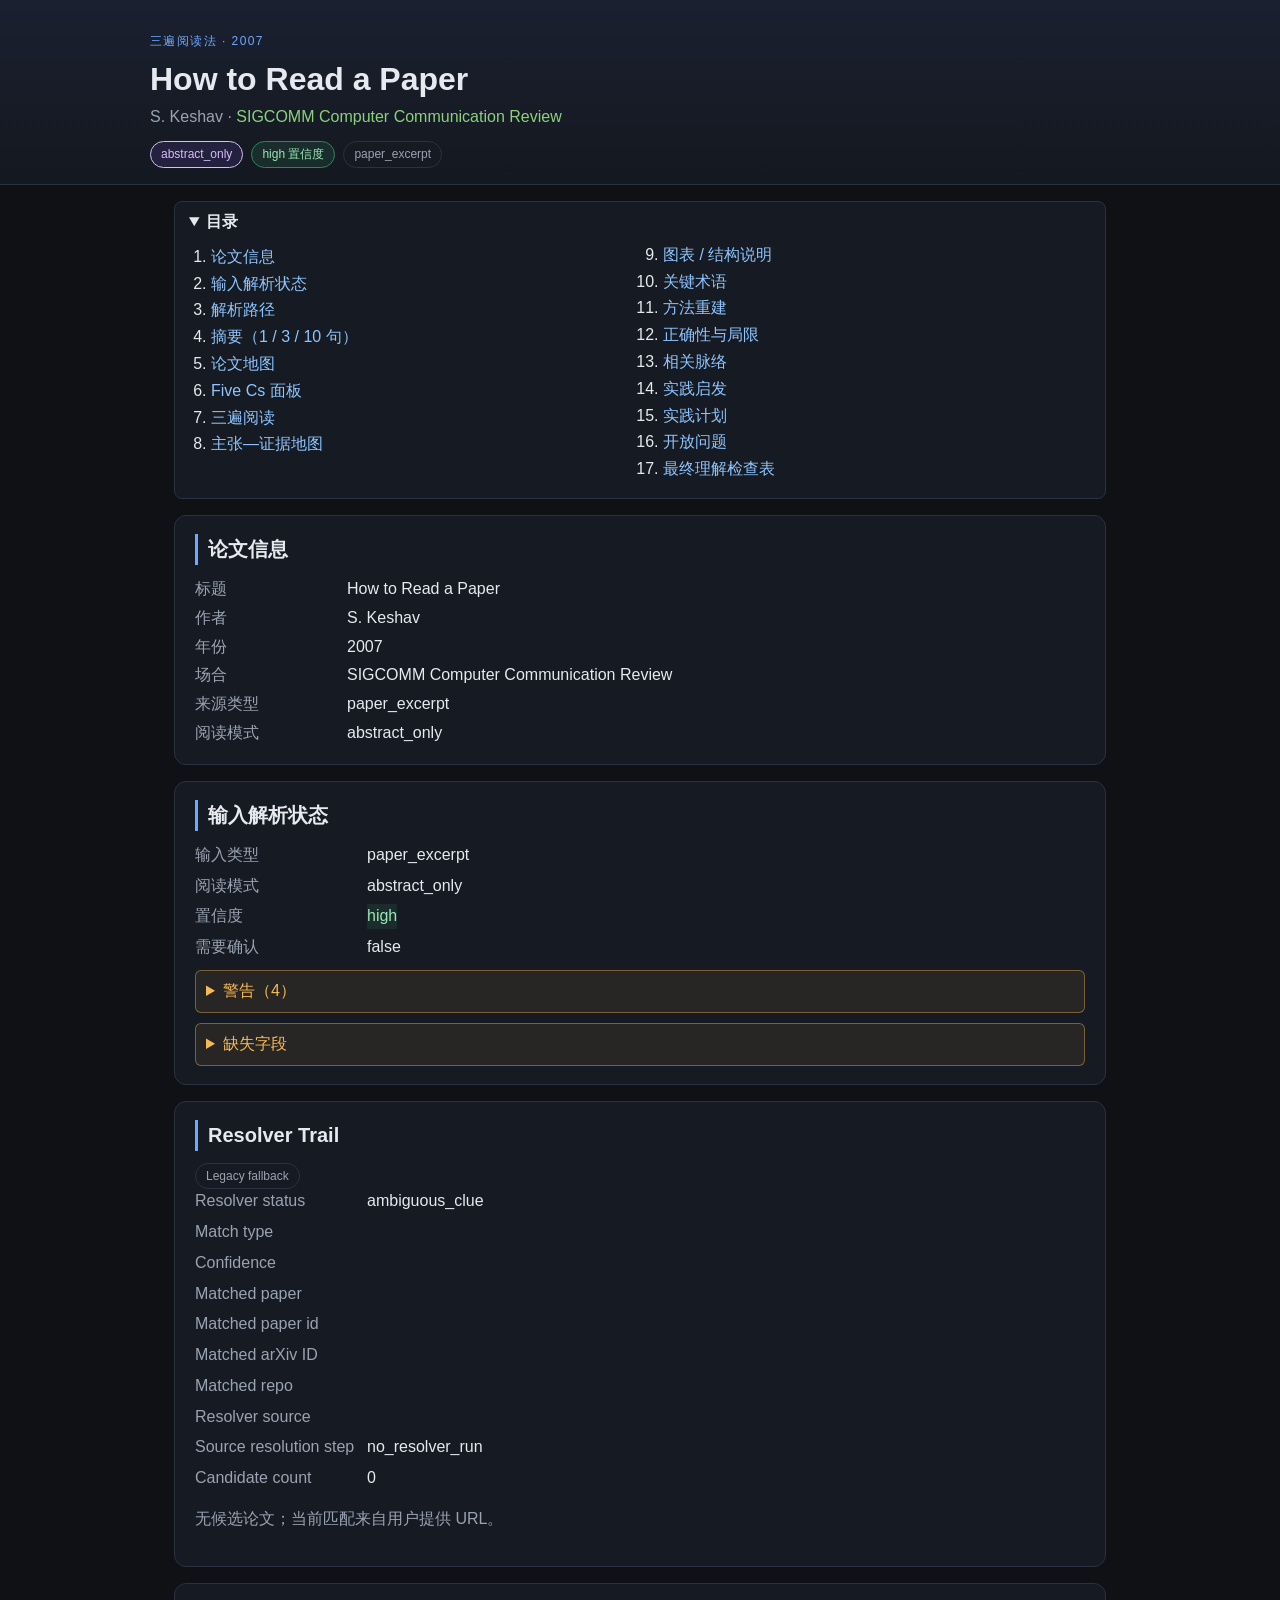
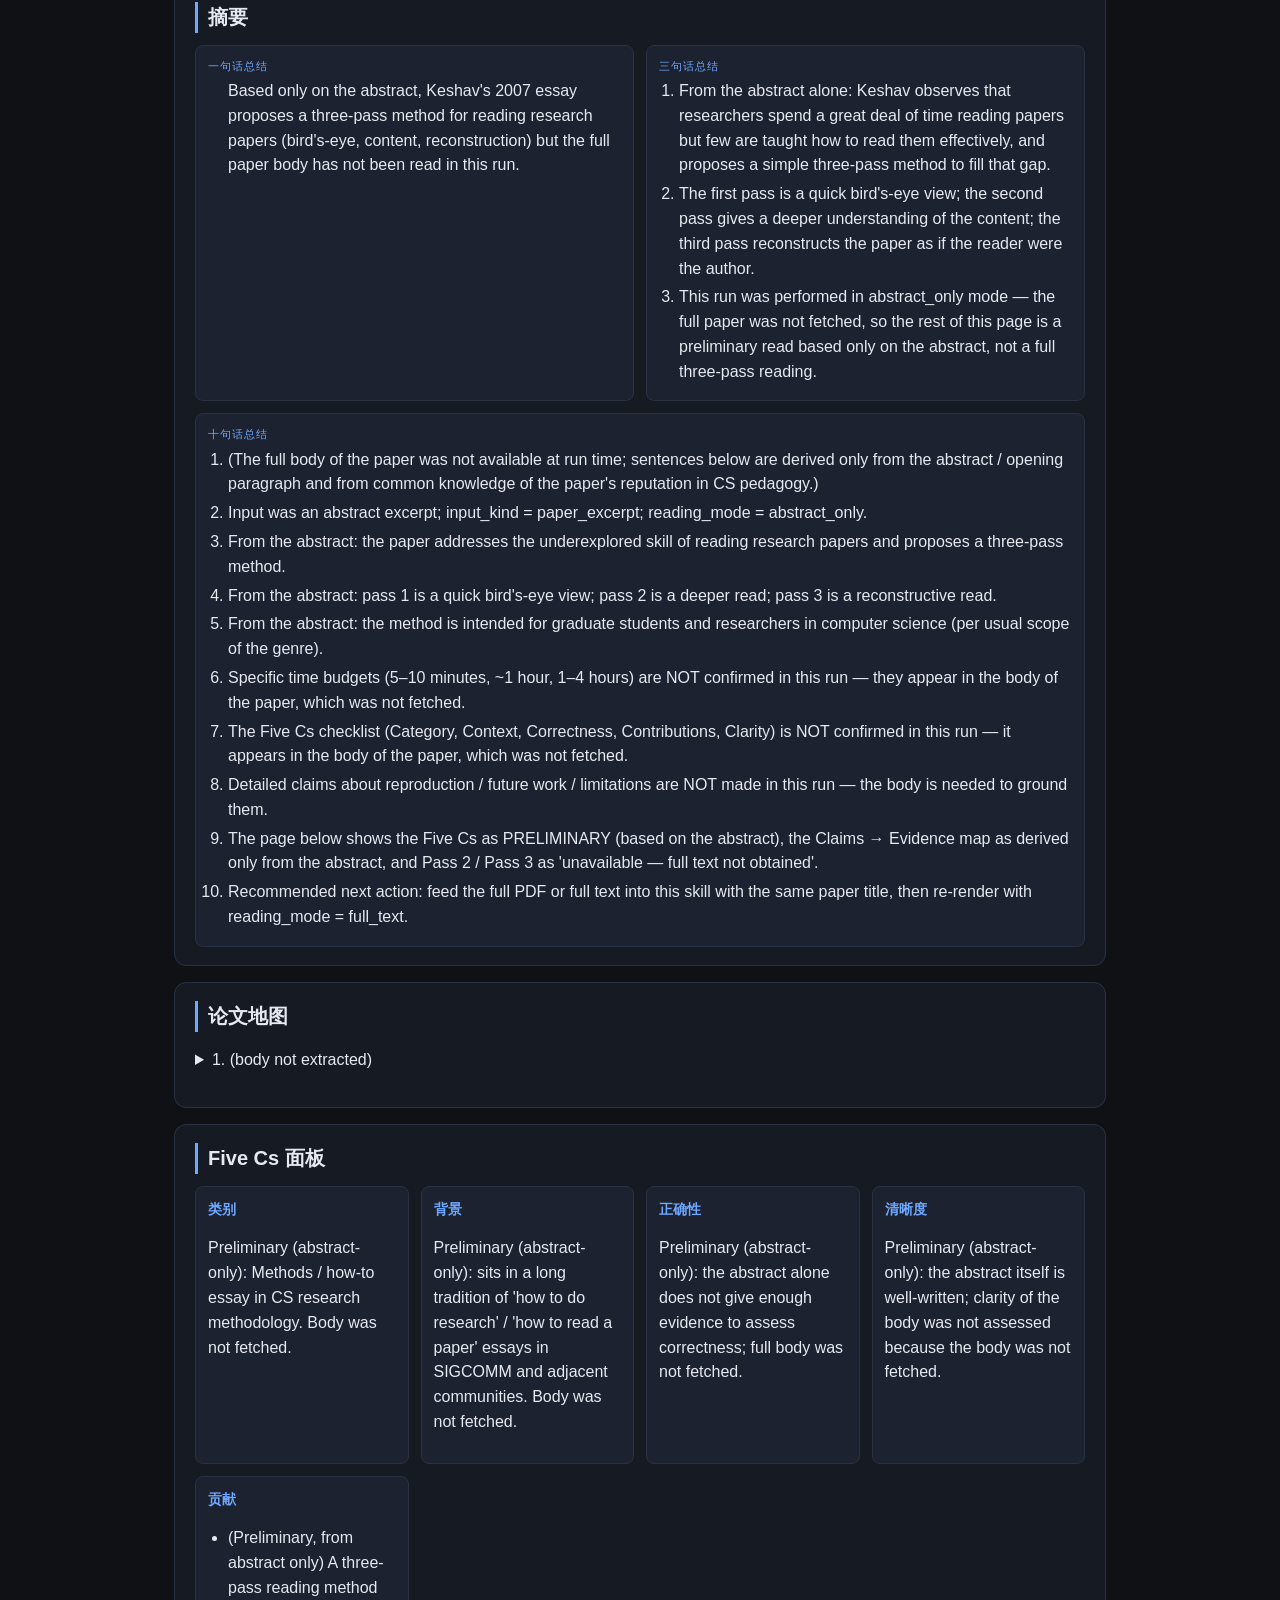
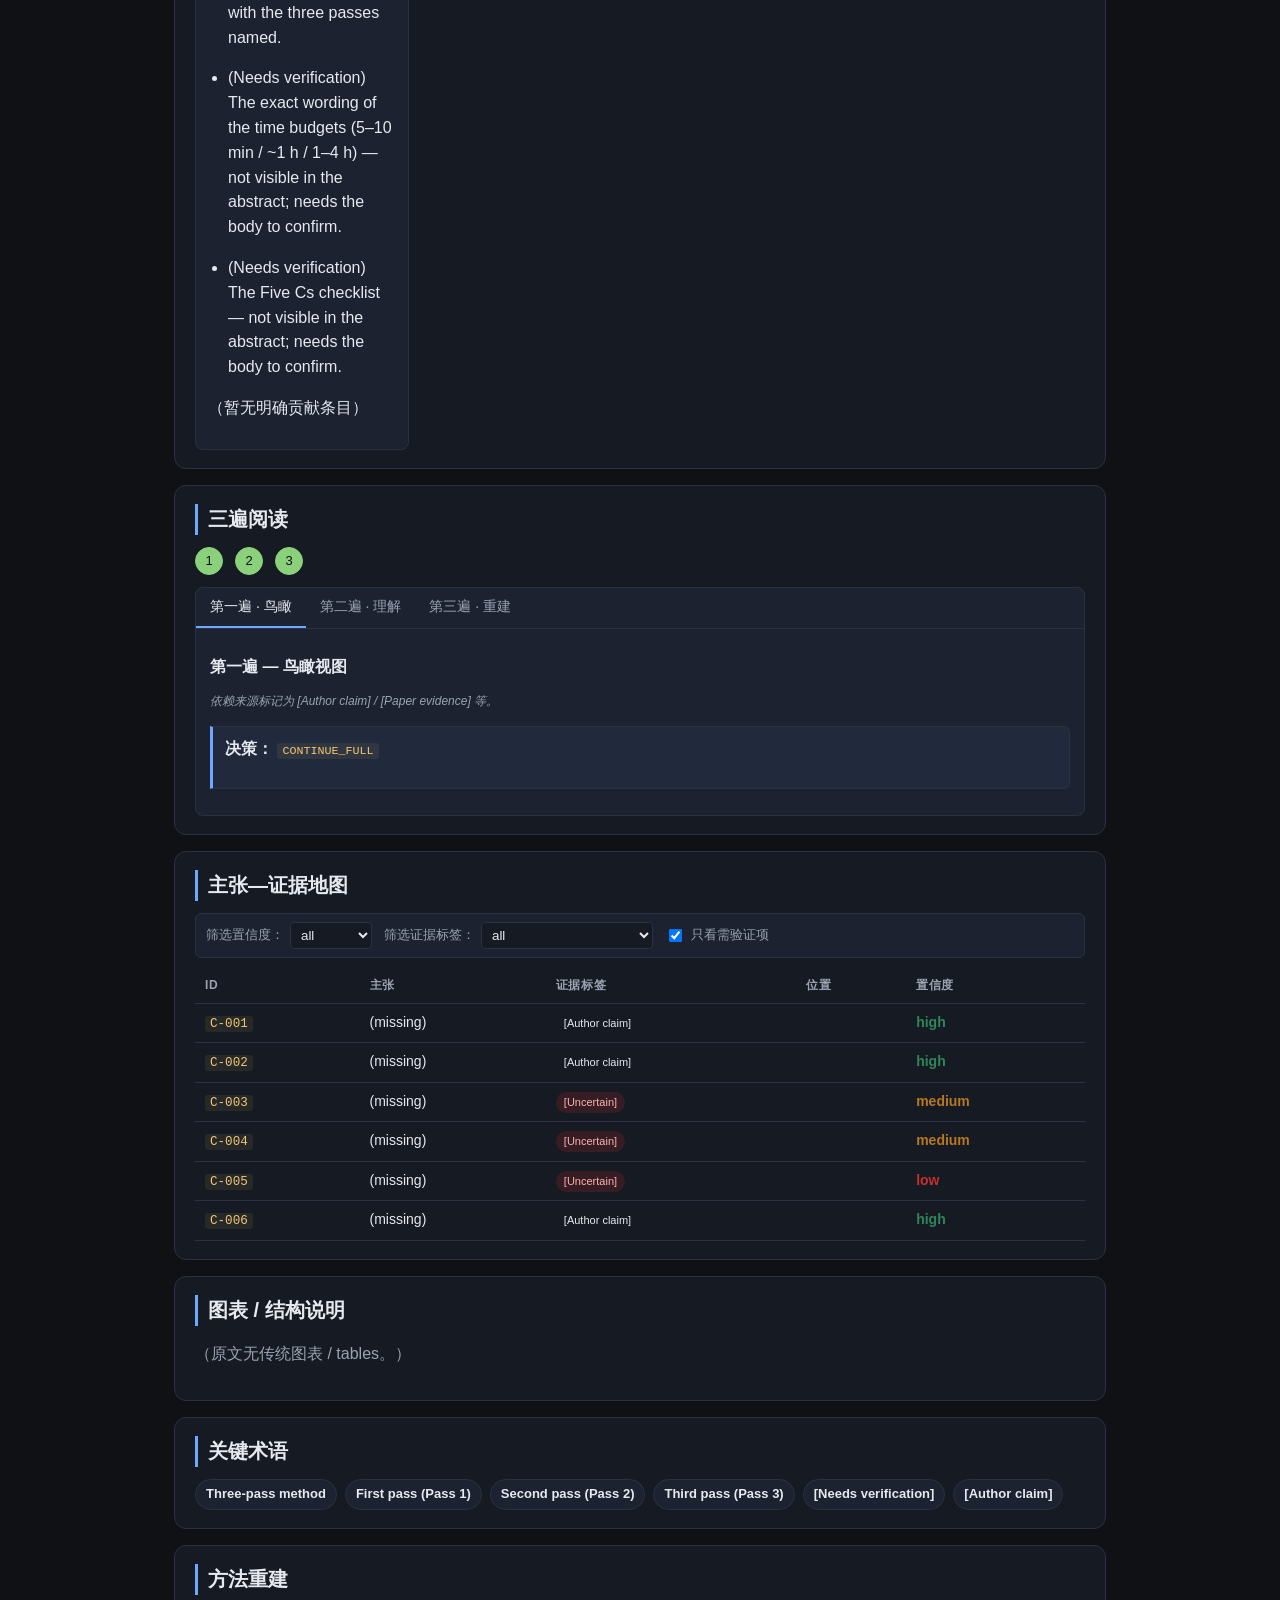
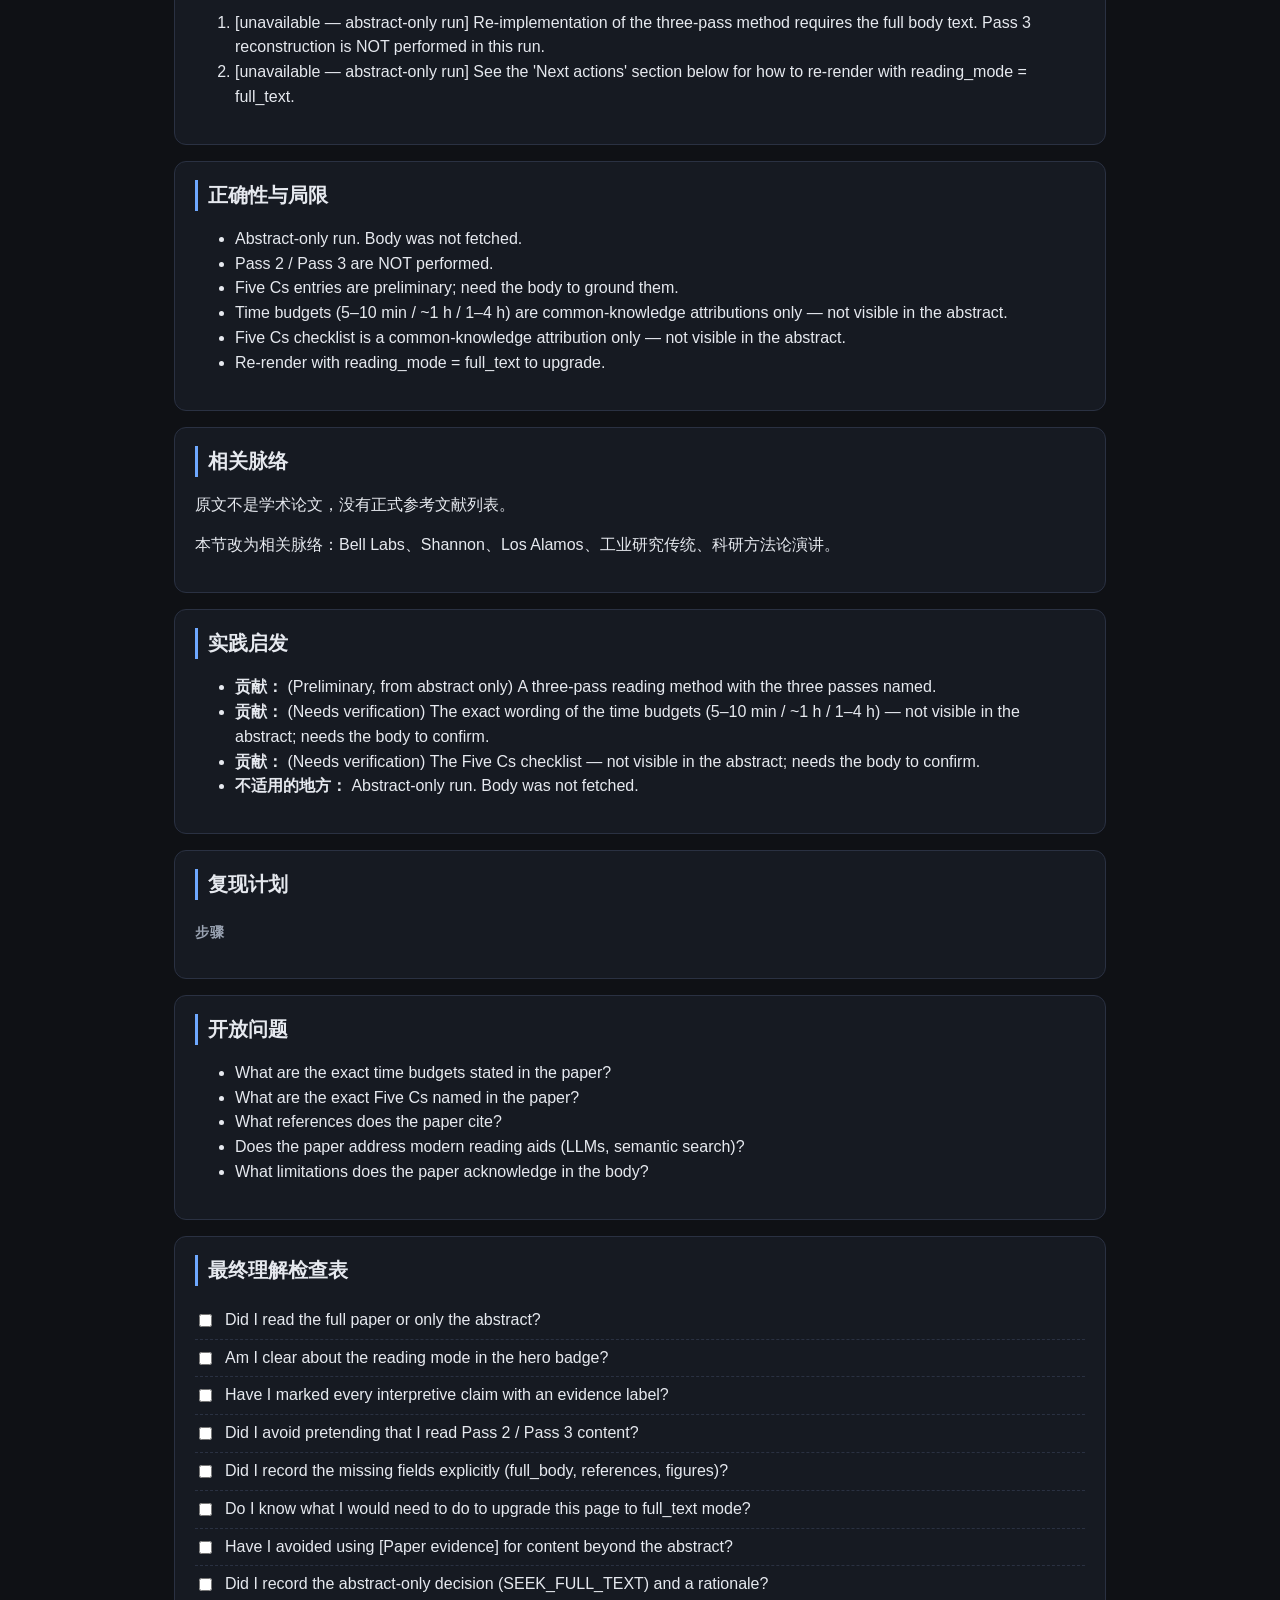
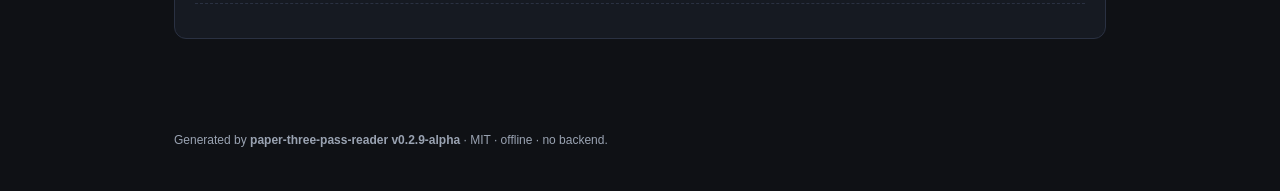
<file: weakinput-abstract-how-to-read-a-paper/index.html>
<!doctype html>
<html lang="">
<head>
  <meta charset="utf-8" />
  <meta name="viewport" content="width=device-width, initial-scale=1" />
  <title>How to Read a Paper — Three-Pass Reading</title>
  <link rel="stylesheet" href="assets/style.css" />
</head>
<body data-reading-mode="abstract_only">
  <header class="hero">
    <div class="hero-row">
      <div class="hero-text">
        <div class="kicker">三遍阅读法 · 2007</div>
        <h1>How to Read a Paper</h1>
        <div class="byline">
          <span>S. Keshav</span>
           · <span class="venue">SIGCOMM Computer Communication Review</span>
        </div>
        <div class="badges">
          <span class="badge badge-mode" title="阅读模式">abstract_only</span>
          <span class="badge badge-confidence badge-confidence-high">high 置信度</span>
          <span class="badge badge-input">paper_excerpt</span>
        </div>
      </div>
    </div>
  </header>

  <nav class="toc">
    <details open>
      <summary>目录</summary>
      <ol>
        <li><a href="#metadata">论文信息</a></li>
        <li><a href="#intake">输入解析状态</a></li>
        <li><a href="#resolver-trail">解析路径</a></li>
        <li><a href="#summary">摘要（1 / 3 / 10 句）</a></li>
        <li><a href="#paper-map">论文地图</a></li>
        <li><a href="#five-cs">Five Cs 面板</a></li>
        <li><a href="#passes">三遍阅读</a></li>
        <li><a href="#claims">主张—证据地图</a></li>
        <li><a href="#figures">图表 / 结构说明</a></li>
        <li><a href="#glossary">关键术语</a></li>
        <li><a href="#reconstruction">方法重建</a></li>
        <li><a href="#limitations">正确性与局限</a></li>
        <li><a href="#related">相关脉络</a></li>
        <li><a href="#implications">实践启发</a></li>
        <li><a href="#reproduction">实践计划</a></li>
        <li><a href="#open">开放问题</a></li>
        <li><a href="#checklist">最终理解检查表</a></li>
      </ol>
    </details>
  </nav>

  <main>
    <!-- 1. Hero Summary / Paper Metadata -->
    <section id="metadata" class="card">
      <h2>论文信息</h2>
      <dl class="kv">
        <dt>标题</dt><dd>How to Read a Paper</dd>
        <dt>作者</dt><dd>S. Keshav</dd>
        <dt>年份</dt><dd>2007</dd>
        <dt>场合</dt><dd>SIGCOMM Computer Communication Review</dd>
        
        
        
        <dt>来源类型</dt><dd>paper_excerpt</dd>
        <dt>阅读模式</dt><dd>abstract_only</dd>
      </dl>
    </section>

    <!-- 2. Intake Status -->
    <section id="intake" class="card">
      <h2>输入解析状态</h2>
      <ul class="kv-list">
        <li><span class="label">输入类型</span> <span class="value">paper_excerpt</span></li>
        <li><span class="label">阅读模式</span> <span class="value">abstract_only</span></li>
        <li><span class="label">置信度</span> <span class="value badge-confidence badge-confidence-high">high</span></li>
        <li><span class="label">需要确认</span> <span class="value">false</span></li>
      </ul>
      
      <details class="warnings">
        <summary>警告（4）</summary>
        <ul><li>Only the abstract / opening paragraph was provided.</li><li>Pass 2 / Pass 3 are explicitly NOT performed.</li><li>All claims are marked [Author claim] / [Uncertain] / [Needs verification] — no [Paper evidence] labels are used because the body text was not available.</li><li>If the user supplies the full PDF later, this page can be re-rendered with reading_mode = full_text.</li></ul>
      </details>
      
      
      <details class="warnings">
        <summary>缺失字段</summary>
        <ul><li>arxiv_id</li><li>doi</li><li>openreview_id</li><li>url</li><li>full_body_text</li><li>full_references</li><li>full_figures</li><li>full_tables</li></ul>
      </details>
      
    </section>

    <!-- 2b. Resolver Trail (structured source_resolution, v0.2.8) -->
    <section id="resolver-trail" class="card">
      <h2>Resolver Trail</h2>
      
      <div class="badges">
        
        
        <span class="badge badge-input">Legacy fallback</span>
        
        
      </div>
      <ul class="kv-list">
        <li><span class="label">Resolver status</span> <span class="value">ambiguous_clue</span></li>
        <li><span class="label">Match type</span> <span class="value"></span></li>
        <li><span class="label">Confidence</span> <span class="value"></span></li>
        <li><span class="label">Matched paper</span> <span class="value"></span></li>
        <li><span class="label">Matched paper id</span> <span class="value"></span></li>
        <li><span class="label">Matched arXiv ID</span> <span class="value"></span></li>
        <li><span class="label">Matched repo</span> <span class="value"></span></li>
        <li><span class="label">Resolver source</span> <span class="value"></span></li>
        <li><span class="label">Source resolution step</span> <span class="value">no_resolver_run</span></li>
        <li><span class="label">Candidate count</span> <span class="value">0</span></li>
      </ul>
      </li></ul>
      </details>
      
      <p class="muted">无候选论文；当前匹配来自用户提供 URL。</p>
      
      
    </section>

    <!-- 3. Summaries -->
    <section id="summary" class="card">
      <h2>摘要</h2>
      <div class="summary-grid">
        <div class="summary-box">
          <div class="summary-label">一句话总结</div>
          <p>Based only on the abstract, Keshav's 2007 essay proposes a three-pass method for reading research papers (bird's-eye, content, reconstruction) but the full paper body has not been read in this run.</p>
        </div>
        <div class="summary-box">
          <div class="summary-label">三句话总结</div>
          <ol><li>From the abstract alone: Keshav observes that researchers spend a great deal of time reading papers but few are taught how to read them effectively, and proposes a simple three-pass method to fill that gap.</li><li>The first pass is a quick bird's-eye view; the second pass gives a deeper understanding of the content; the third pass reconstructs the paper as if the reader were the author.</li><li>This run was performed in abstract_only mode — the full paper was not fetched, so the rest of this page is a preliminary read based only on the abstract, not a full three-pass reading.</li></ol>
        </div>
        <div class="summary-box summary-wide">
          <div class="summary-label">十句话总结</div>
          <ol><li>(The full body of the paper was not available at run time; sentences below are derived only from the abstract / opening paragraph and from common knowledge of the paper's reputation in CS pedagogy.)</li><li>Input was an abstract excerpt; input_kind = paper_excerpt; reading_mode = abstract_only.</li><li>From the abstract: the paper addresses the underexplored skill of reading research papers and proposes a three-pass method.</li><li>From the abstract: pass 1 is a quick bird's-eye view; pass 2 is a deeper read; pass 3 is a reconstructive read.</li><li>From the abstract: the method is intended for graduate students and researchers in computer science (per usual scope of the genre).</li><li>Specific time budgets (5–10 minutes, ~1 hour, 1–4 hours) are NOT confirmed in this run — they appear in the body of the paper, which was not fetched.</li><li>The Five Cs checklist (Category, Context, Correctness, Contributions, Clarity) is NOT confirmed in this run — it appears in the body of the paper, which was not fetched.</li><li>Detailed claims about reproduction / future work / limitations are NOT made in this run — the body is needed to ground them.</li><li>The page below shows the Five Cs as PRELIMINARY (based on the abstract), the Claims → Evidence map as derived only from the abstract, and Pass 2 / Pass 3 as 'unavailable — full text not obtained'.</li><li>Recommended next action: feed the full PDF or full text into this skill with the same paper title, then re-render with reading_mode = full_text.</li></ol>
        </div>
      </div>
    </section>

    <!-- 4. Paper Map -->
    <section id="paper-map" class="card">
      <h2>论文地图</h2>
      <ul class="tree">
        
        <li>
          <details><summary>1. (body not extracted)</summary>
            
        <li>
          <details><summary>2. (body not extracted)</summary>
            
        <li>
          <details><summary>3. (body not extracted)</summary>
            </ul>
            
          </details>
        </li>
        
      </ul>
    </section>

    <!-- 5. Five Cs -->
    <section id="five-cs" class="card">
      <h2>Five Cs 面板</h2>
      <div class="five-cs-grid">
        <article class="ccard">
          <h3>类别</h3>
          <p class="ccard-value">Preliminary (abstract-only): Methods / how-to essay in CS research methodology. Body was not fetched.</p>
          
          
        </article>
        <article class="ccard">
          <h3>背景</h3>
          <p class="ccard-value">Preliminary (abstract-only): sits in a long tradition of 'how to do research' / 'how to read a paper' essays in SIGCOMM and adjacent communities. Body was not fetched.</p>
          
          
        </article>
        <article class="ccard">
          <h3>正确性</h3>
          <p class="ccard-value">Preliminary (abstract-only): the abstract alone does not give enough evidence to assess correctness; full body was not fetched.</p>
          
          
        </article>
        <article class="ccard">
          <h3>清晰度</h3>
          <p class="ccard-value">Preliminary (abstract-only): the abstract itself is well-written; clarity of the body was not assessed because the body was not fetched.</p>
          
          
        </article>
        <article class="ccard ccard-wide">
          <h3>贡献</h3>
          
          <ul><li><p class="ccard-value">(Preliminary, from abstract only) A three-pass reading method with the three passes named.</p><li><p class="ccard-value">(Needs verification) The exact wording of the time budgets (5–10 min / ~1 h / 1–4 h) — not visible in the abstract; needs the body to confirm.</p><li><p class="ccard-value">(Needs verification) The Five Cs checklist — not visible in the abstract; needs the body to confirm.</p></li></ul>
          
          <p class="ccard-empty">（暂无明确贡献条目）</p>
          
        </article>
      </div>
    </section>

    <!-- 6. Pass 1 / Pass 2 / Pass 3 Tabs -->
    <section id="passes" class="card">
      <h2>三遍阅读</h2>
      <div class="timeline">
        <span class="dot done" title="Pass 1">1</span>
        <span class="dot done" title="Pass 2">2</span>
        <span class="dot done" title="Pass 3">3</span>
      </div>
      <div class="tabs">
        <div class="tab-buttons" role="tablist">
          <button class="tab-btn active" data-tab="p1" role="tab">第一遍 · 鸟瞰</button>
          <button class="tab-btn" data-tab="p2" role="tab">第二遍 · 理解</button>
          <button class="tab-btn" data-tab="p3" role="tab">第三遍 · 重建</button>
        </div>

        <div class="tab-panel active" data-panel="p1">
          <h3>第一遍 — 鸟瞰视图</h3>
          <p class="evidence-line">依赖来源标记为 [Author claim] / [Paper evidence] 等。</p>
          <p></p>
          <div class="callout">
            <strong>决策：</strong> <code>CONTINUE_FULL</code>
            <p></p>
          </div>
        </div>

        <div class="tab-panel" data-panel="p2">
          <h3>第二遍 — 深入理解</h3>
          <h4>核心观点</h4>
          <ol><li>[Author claim, from abstract] Reading research papers is a skill that is often taken for granted and rarely taught.</li><li>[Author claim, from abstract] A three-pass method can make paper reading more effective and more reproducible.</li><li>[Author claim, from abstract] Pass 1 = bird's-eye view; Pass 2 = deeper understanding; Pass 3 = reconstruction.</li><li>[Needs verification] Exact time budgets, exact Five Cs wording, exact list of references — all require the body to confirm.</li></ol>
          
          <h4>关键参考文献</h4>
          <ul class="refs"><li><strong>(needs body to enumerate)</strong></li></ul>
          
        </div>

        <div class="tab-panel" data-panel="p3">
          <h3>第三遍 — 重建</h3>
          <h4>方法重建</h4>
          <ol><li>[unavailable — abstract-only run] Re-implementation of the three-pass method requires the full body text. Pass 3 reconstruction is NOT performed in this run.</li><li>[unavailable — abstract-only run] See the 'Next actions' section below for how to re-render with reading_mode = full_text.</li></ol>
          
          <h4>批判性审视要点</h4>
          <ul><li>[unavailable — abstract-only run] A real critical review requires the full body.</li></ul>
          
        </div>
      </div>
    </section>

    <!-- 7. Claims-Evidence Map -->
    <section id="claims" class="card">
      <h2>主张—证据地图</h2>
      <div class="filters">
        <label>筛选置信度：
          <select id="filter-confidence">
            <option value="">all</option>
            <option value="high">high</option>
            <option value="medium">medium</option>
            <option value="low">low</option>
          </select>
        </label>
        <label>筛选证据标签：
          <select id="filter-label">
            <option value="">all</option>
            <option>[Paper evidence]</option>
            <option>[Figure/Table evidence]</option>
            <option>[Author claim]</option>
            <option>[Agent inference]</option>
            <option>[Uncertain]</option>
            <option>[Needs verification]</option>
          </select>
        </label>
        <label><input type="checkbox" id="filter-needs" checked /> 只看需验证项</label>
      </div>
      <table class="claims-table">
        <thead>
          <tr><th>ID</th><th>主张</th><th>证据标签</th><th>位置</th><th>置信度</th></tr>
        </thead>
        <tbody>
          
          <tr data-confidence="high" data-label="[Author claim]" data-needs="false">
            <td><code>C-001</code></td>
            <td>(missing)</td>
            <td><span class="ev-label ev-author-claim">[Author claim]</span></td>
            <td></td>
            <td><span class="conf conf-high">high</span></td>
          </tr>
          
          <tr data-confidence="high" data-label="[Author claim]" data-needs="false">
            <td><code>C-002</code></td>
            <td>(missing)</td>
            <td><span class="ev-label ev-author-claim">[Author claim]</span></td>
            <td></td>
            <td><span class="conf conf-high">high</span></td>
          </tr>
          
          <tr data-confidence="medium" data-label="[Uncertain]" data-needs="true">
            <td><code>C-003</code></td>
            <td>(missing)</td>
            <td><span class="ev-label ev-uncertain">[Uncertain]</span></td>
            <td></td>
            <td><span class="conf conf-medium">medium</span></td>
          </tr>
          
          <tr data-confidence="medium" data-label="[Uncertain]" data-needs="true">
            <td><code>C-004</code></td>
            <td>(missing)</td>
            <td><span class="ev-label ev-uncertain">[Uncertain]</span></td>
            <td></td>
            <td><span class="conf conf-medium">medium</span></td>
          </tr>
          
          <tr data-confidence="low" data-label="[Uncertain]" data-needs="true">
            <td><code>C-005</code></td>
            <td>(missing)</td>
            <td><span class="ev-label ev-uncertain">[Uncertain]</span></td>
            <td></td>
            <td><span class="conf conf-low">low</span></td>
          </tr>
          
          <tr data-confidence="high" data-label="[Author claim]" data-needs="false">
            <td><code>C-006</code></td>
            <td>(missing)</td>
            <td><span class="ev-label ev-author-claim">[Author claim]</span></td>
            <td></td>
            <td><span class="conf conf-high">high</span></td>
          </tr>
          
        </tbody>
      </table>
    </section>

    <!-- 8. Figures and Tables Explanation -->
    <section id="figures" class="card">
      <h2>图表 / 结构说明</h2>
      
            
          </summary>
          <p></p>
          
        </details>
        
      </div>
      
      
      <p class="muted">（原文无传统图表 / tables。）</p>
      
      
    </section>

    <!-- 9. Key Terms Glossary -->
    <section id="glossary" class="card">
      <h2>关键术语</h2>
      <div class="chips">
        
        <details class="chip">
          <summary><strong>Three-pass method</strong></summary>
          <div class="chip-body">
            <p>A reading procedure that splits one paper into three time-budgeted reads: bird's-eye, content, reconstruction. From the abstract of this paper.</p>
          </div>
        </details>
        
        <details class="chip">
          <summary><strong>First pass (Pass 1)</strong></summary>
          <div class="chip-body">
            <p>A bird's-eye view of the paper. From the abstract. Time budget is in the body (not extracted in this run).</p>
          </div>
        </details>
        
        <details class="chip">
          <summary><strong>Second pass (Pass 2)</strong></summary>
          <div class="chip-body">
            <p>A deeper reading of the content. From the abstract. Time budget is in the body (not extracted in this run).</p>
          </div>
        </details>
        
        <details class="chip">
          <summary><strong>Third pass (Pass 3)</strong></summary>
          <div class="chip-body">
            <p>Reconstructing the paper as if the reader were the author. From the abstract. Time budget is in the body (not extracted in this run).</p>
          </div>
        </details>
        
        <details class="chip">
          <summary><strong>[Needs verification]</strong></summary>
          <div class="chip-body">
            <p>Evidence label used in this run for claims that are common-knowledge but not in the available text.</p>
          </div>
        </details>
        
        <details class="chip">
          <summary><strong>[Author claim]</strong></summary>
          <div class="chip-body">
            <p>Evidence label used in this run for claims grounded in the abstract / opening paragraph only.</p>
          </div>
        </details>
        
      </div>
    </section>

    <!-- 10. Method Reconstruction -->
    <section id="reconstruction" class="card">
      <h2>方法重建</h2>
      <ol><li>[unavailable — abstract-only run] Re-implementation of the three-pass method requires the full body text. Pass 3 reconstruction is NOT performed in this run.</li><li>[unavailable — abstract-only run] See the 'Next actions' section below for how to re-render with reading_mode = full_text.</li></ol>
    </section>

    <!-- 11. Correctness and Limitations -->
    <section id="limitations" class="card">
      <h2>正确性与局限</h2>
      <ul><li>Abstract-only run. Body was not fetched.</li><li>Pass 2 / Pass 3 are NOT performed.</li><li>Five Cs entries are preliminary; need the body to ground them.</li><li>Time budgets (5–10 min / ~1 h / 1–4 h) are common-knowledge attributions only — not visible in the abstract.</li><li>Five Cs checklist is a common-knowledge attribution only — not visible in the abstract.</li><li>Re-render with reading_mode = full_text to upgrade.</li></ul>
    </section>

    <!-- 12. Related Work Map -->
    <section id="related" class="card">
      <h2>相关脉络</h2>
      </li></ul>
      
      <p>原文不是学术论文，没有正式参考文献列表。</p>
      <p>本节改为相关脉络：Bell Labs、Shannon、Los Alamos、工业研究传统、科研方法论演讲。</p>
      
    </section>

    <!-- 13. Practical Implications -->
    <section id="implications" class="card">
      <h2>实践启发</h2>
      <ul>
        <li><strong>贡献：</strong> (Preliminary, from abstract only) A three-pass reading method with the three passes named.</li><li><strong>贡献：</strong> (Needs verification) The exact wording of the time budgets (5–10 min / ~1 h / 1–4 h) — not visible in the abstract; needs the body to confirm.</li><li><strong>贡献：</strong> (Needs verification) The Five Cs checklist — not visible in the abstract; needs the body to confirm.</li>
        <li><strong>不适用的地方：</strong> Abstract-only run. Body was not fetched.</li>
      </ul>
    </section>

    <!-- 14. Reproduction Plan / 实践计划 -->
    <section id="reproduction" class="card">
      <h2>复现计划</h2>
      
        
        
        
        
        
        
      
        <dl class="kv">
          
          
          
        </dl>
        <h4>步骤</h4>
        <ol></ol>
        
        
      
    </section>

    <!-- 15. Open Questions -->
    <section id="open" class="card">
      <h2>开放问题</h2>
      <ul><li>What are the exact time budgets stated in the paper?</li><li>What are the exact Five Cs named in the paper?</li><li>What references does the paper cite?</li><li>Does the paper address modern reading aids (LLMs, semantic search)?</li><li>What limitations does the paper acknowledge in the body?</li></ul>
    </section>

    <!-- 16. Final Checklist -->
    <section id="checklist" class="card">
      <h2>最终理解检查表</h2>
      <ol class="checklist">
        
        <li><label><input type="checkbox" /> Did I read the full paper or only the abstract?</label></li>
        
        <li><label><input type="checkbox" /> Am I clear about the reading mode in the hero badge?</label></li>
        
        <li><label><input type="checkbox" /> Have I marked every interpretive claim with an evidence label?</label></li>
        
        <li><label><input type="checkbox" /> Did I avoid pretending that I read Pass 2 / Pass 3 content?</label></li>
        
        <li><label><input type="checkbox" /> Did I record the missing fields explicitly (full_body, references, figures)?</label></li>
        
        <li><label><input type="checkbox" /> Do I know what I would need to do to upgrade this page to full_text mode?</label></li>
        
        <li><label><input type="checkbox" /> Have I avoided using [Paper evidence] for content beyond the abstract?</label></li>
        
        <li><label><input type="checkbox" /> Did I record the abstract-only decision (SEEK_FULL_TEXT) and a rationale?</label></li>
        
      </ol>
    </section>
  </main>

  <footer>
    <p>Generated by <strong>paper-three-pass-reader v0.2.9-alpha</strong> · MIT · offline · no backend.</p>
  </footer>

  <script src="assets/app.js"></script>
</body>
</html>
</file>
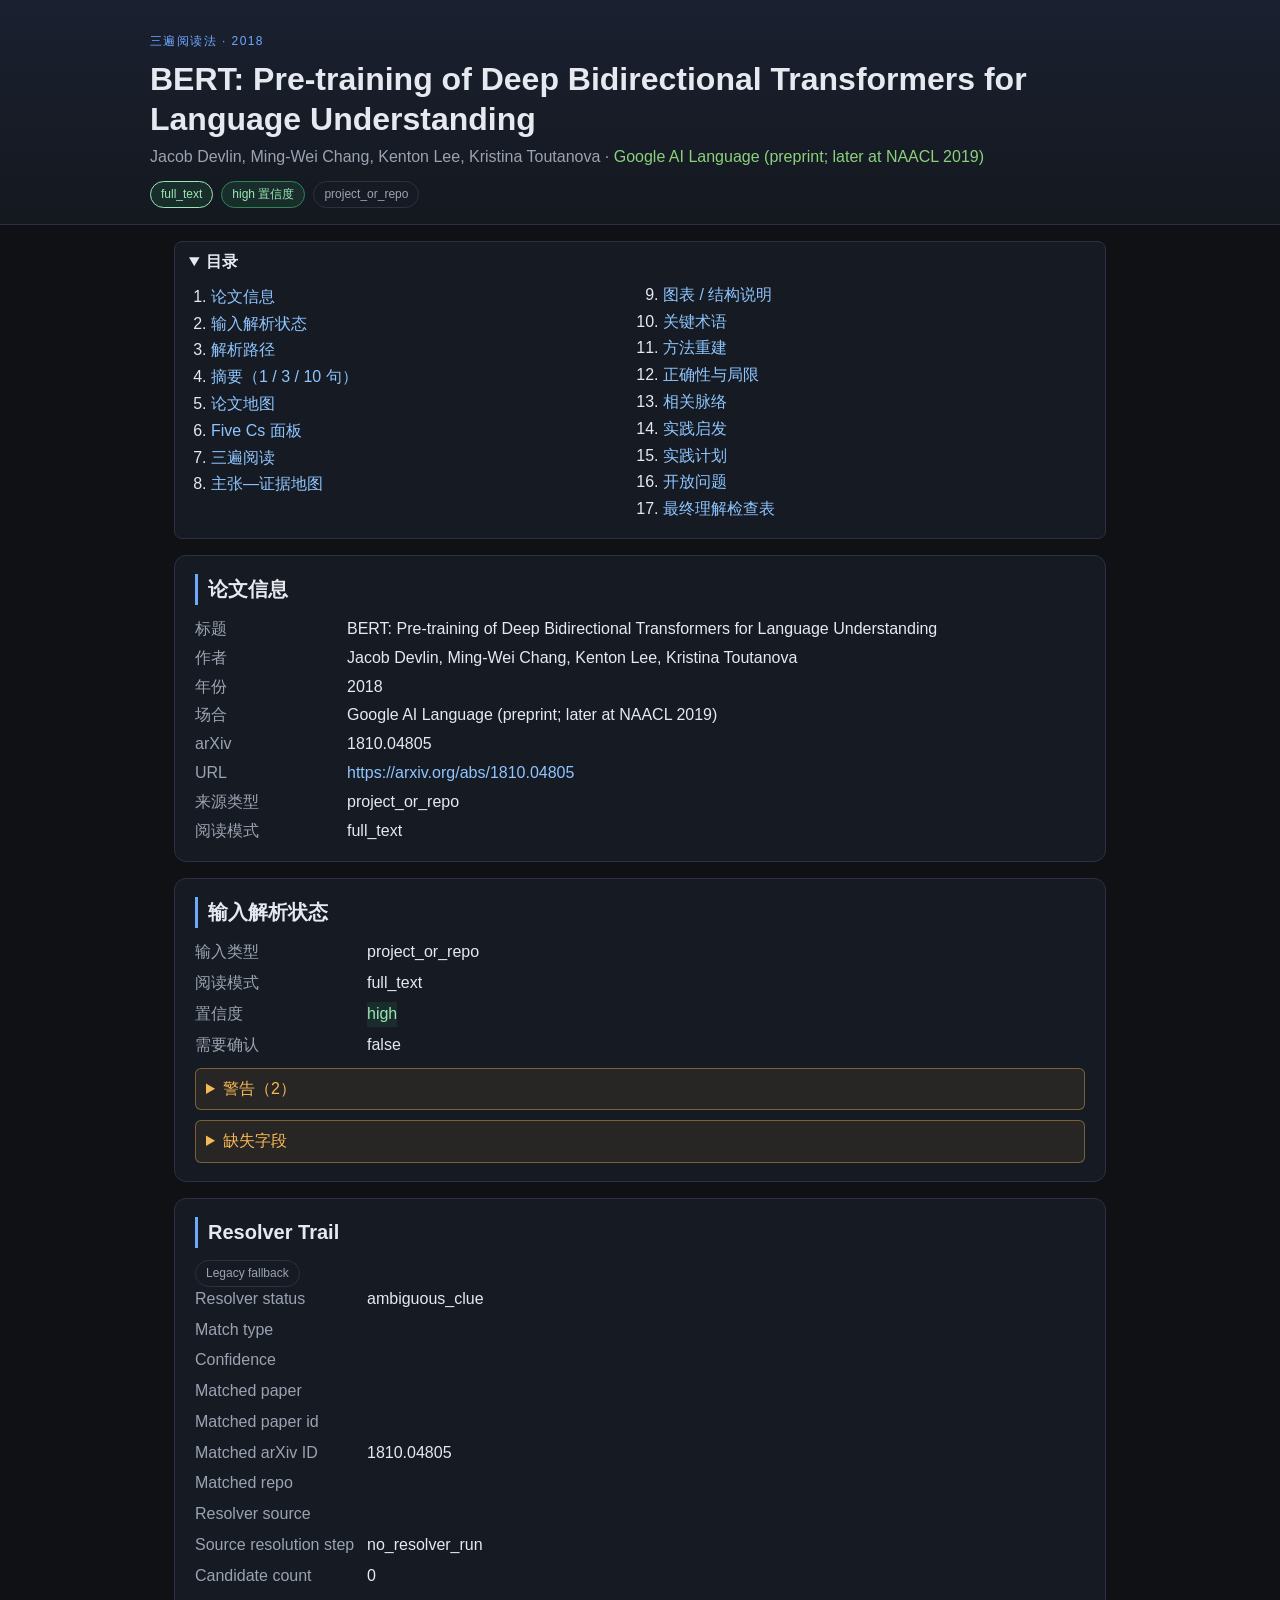
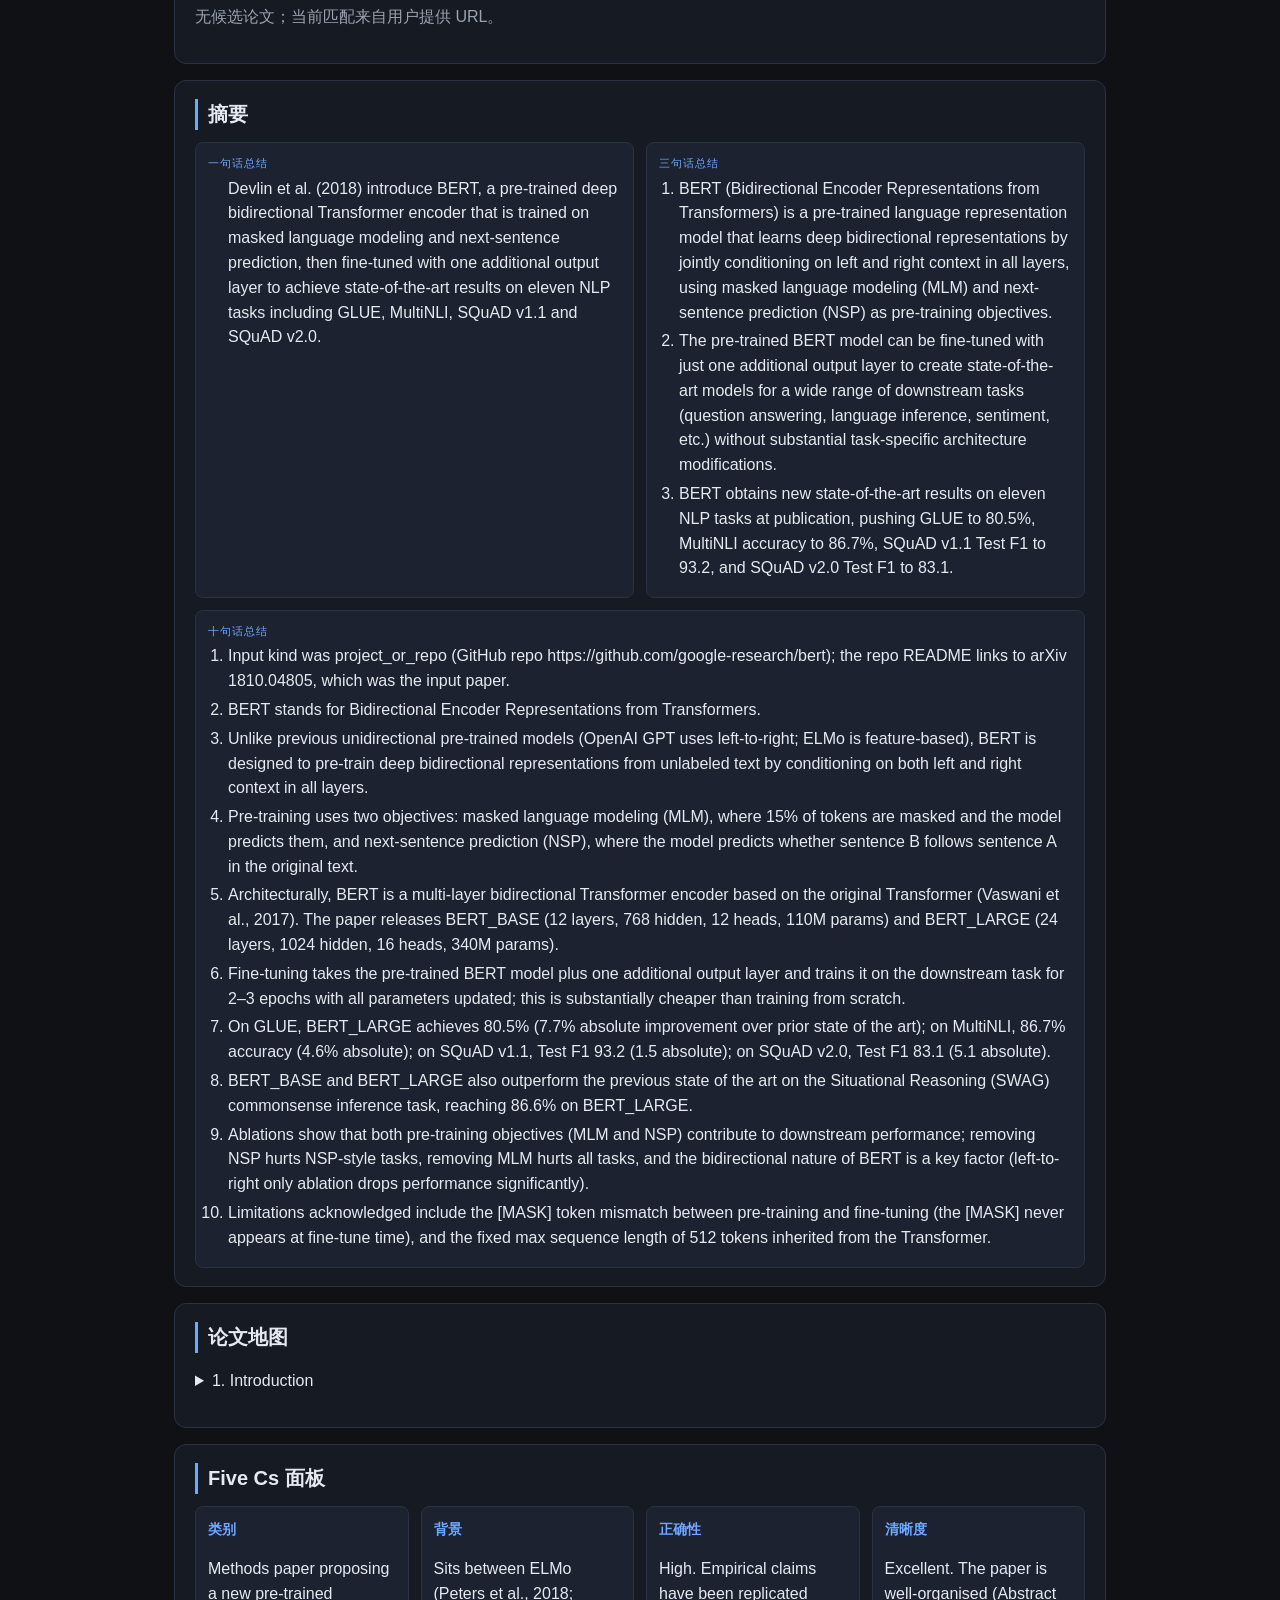
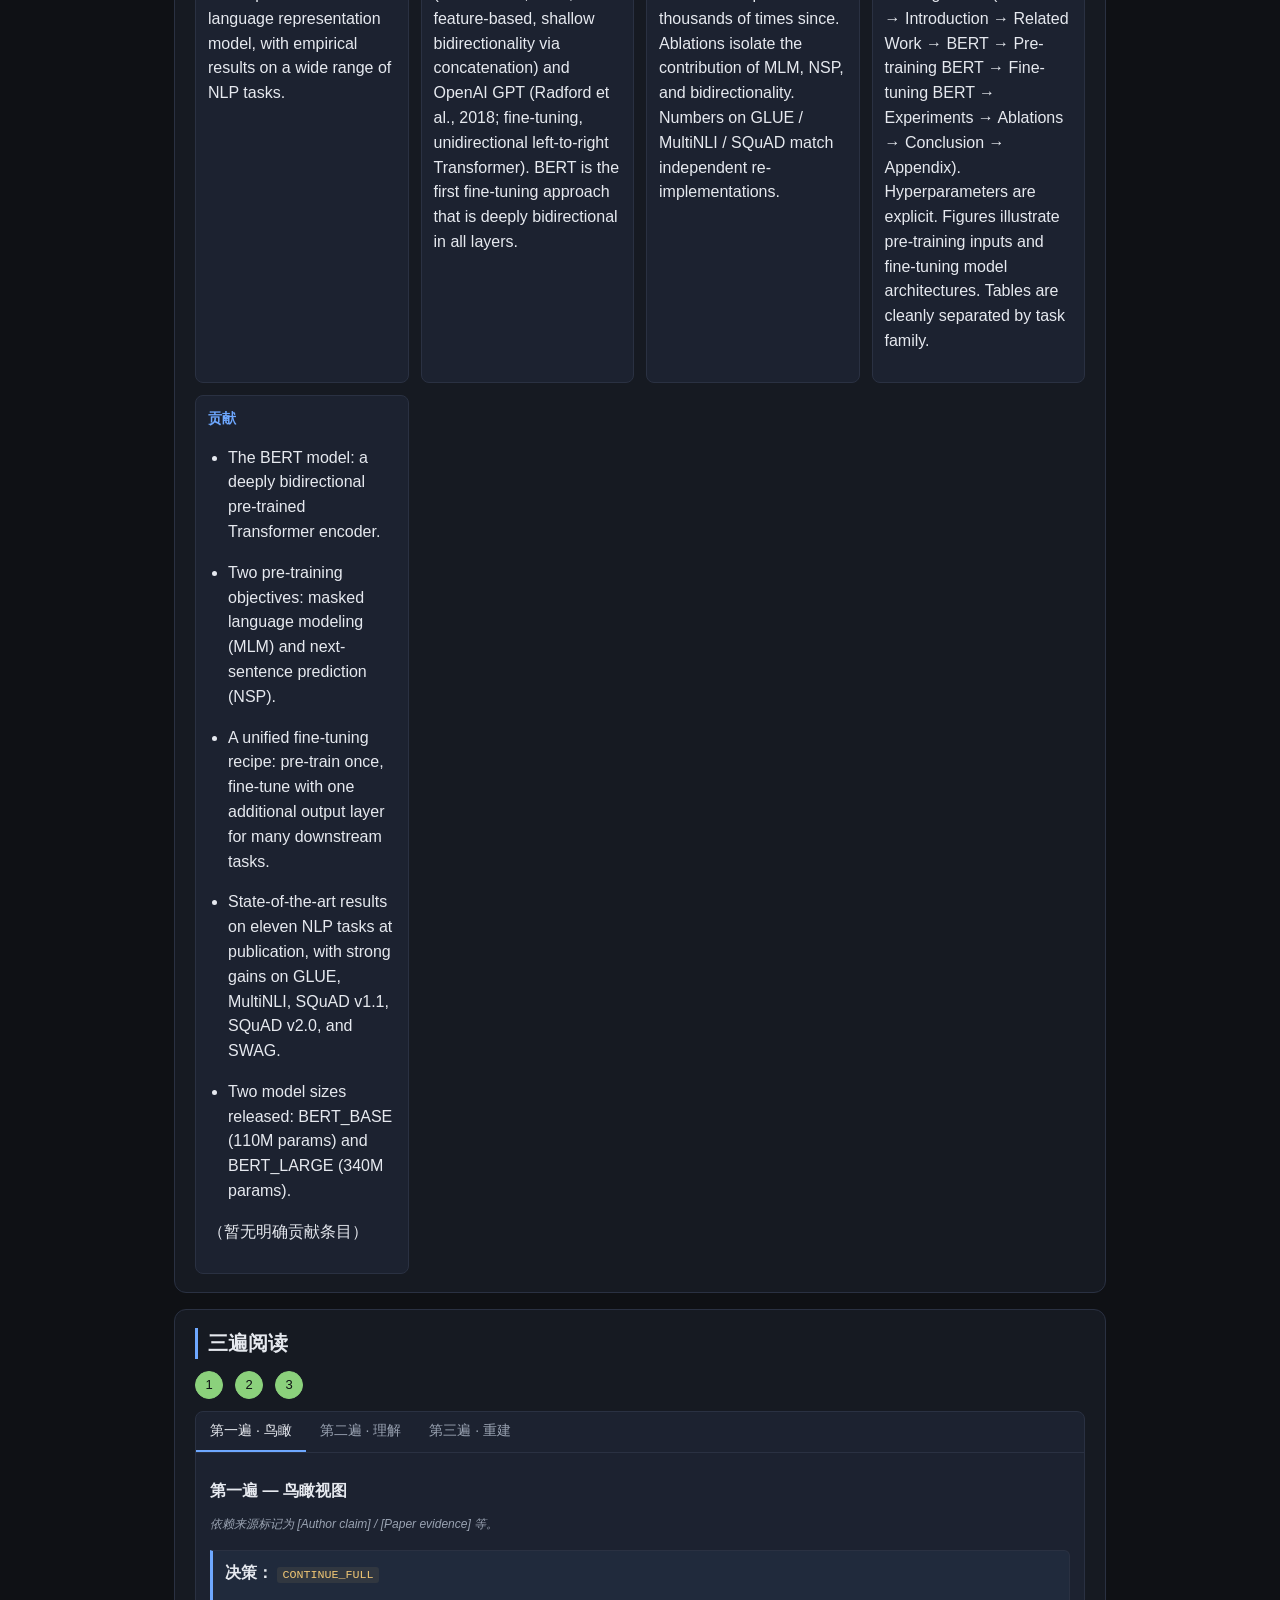
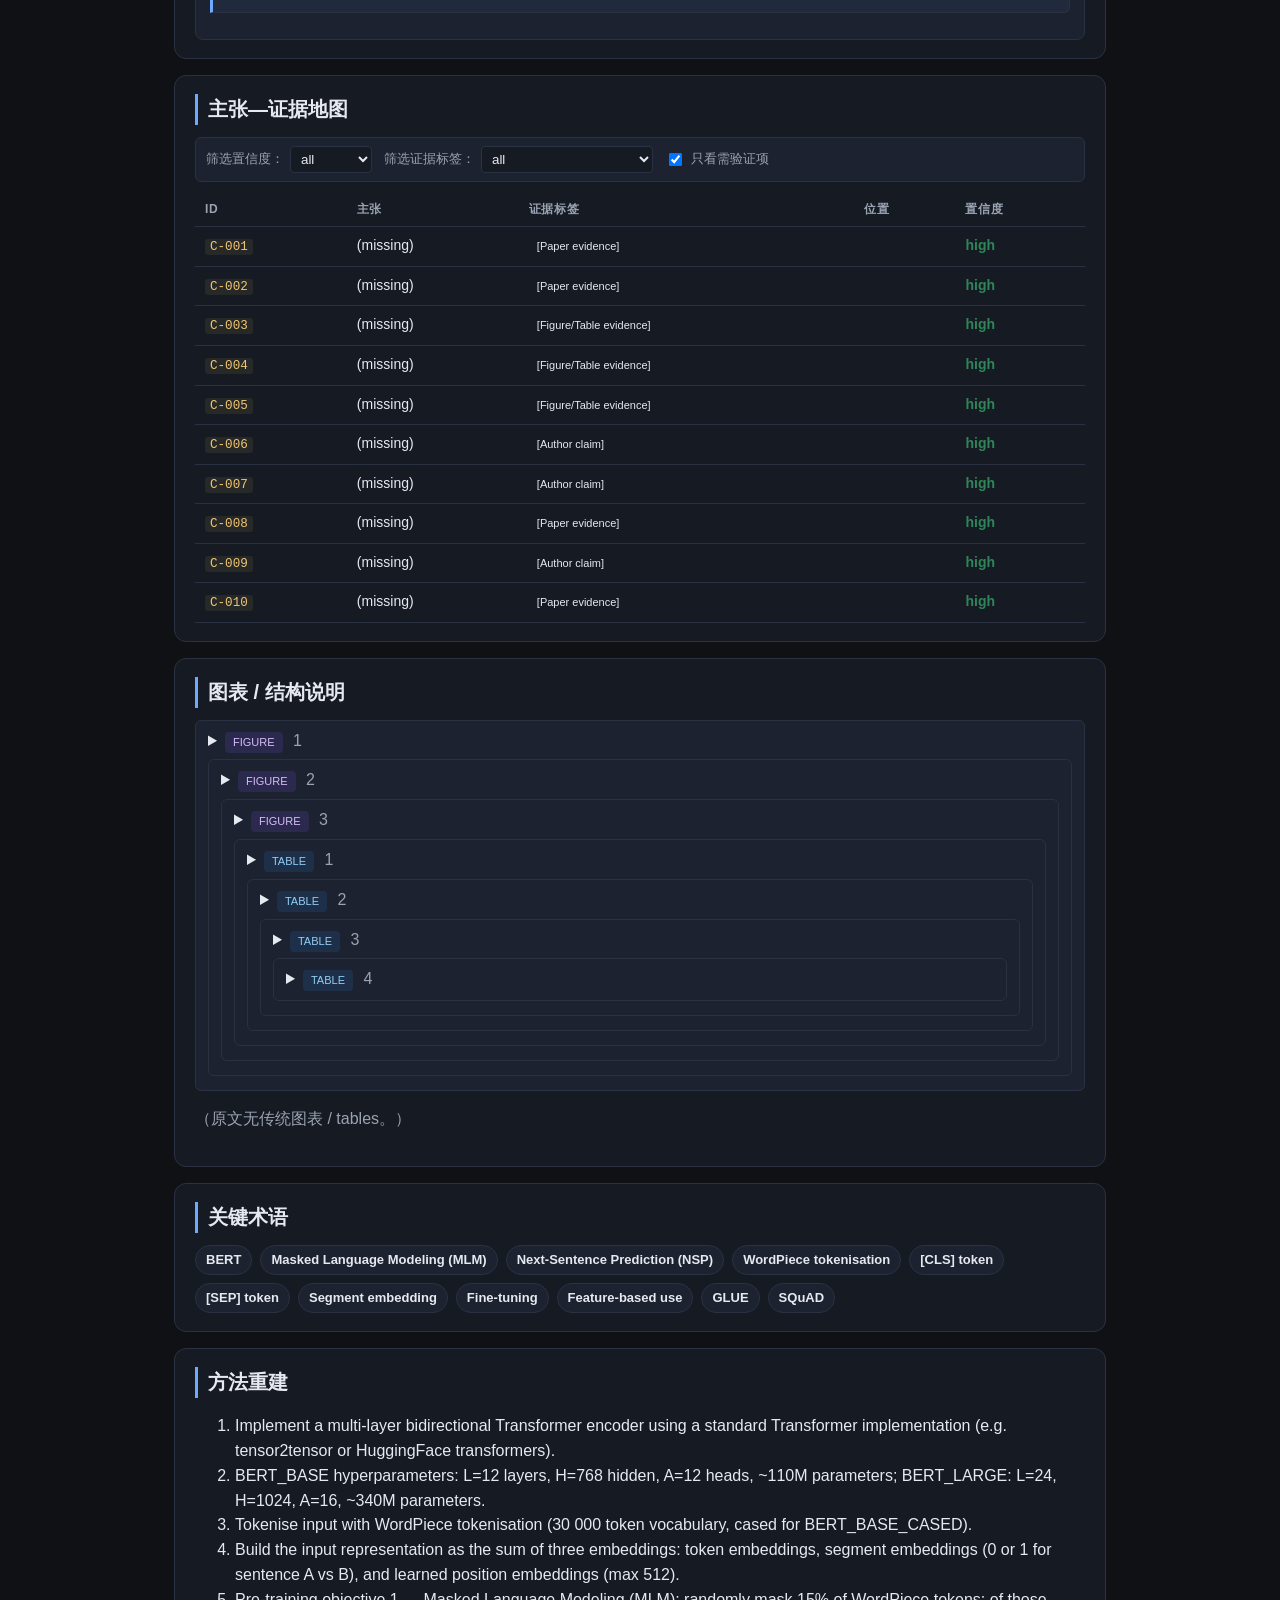
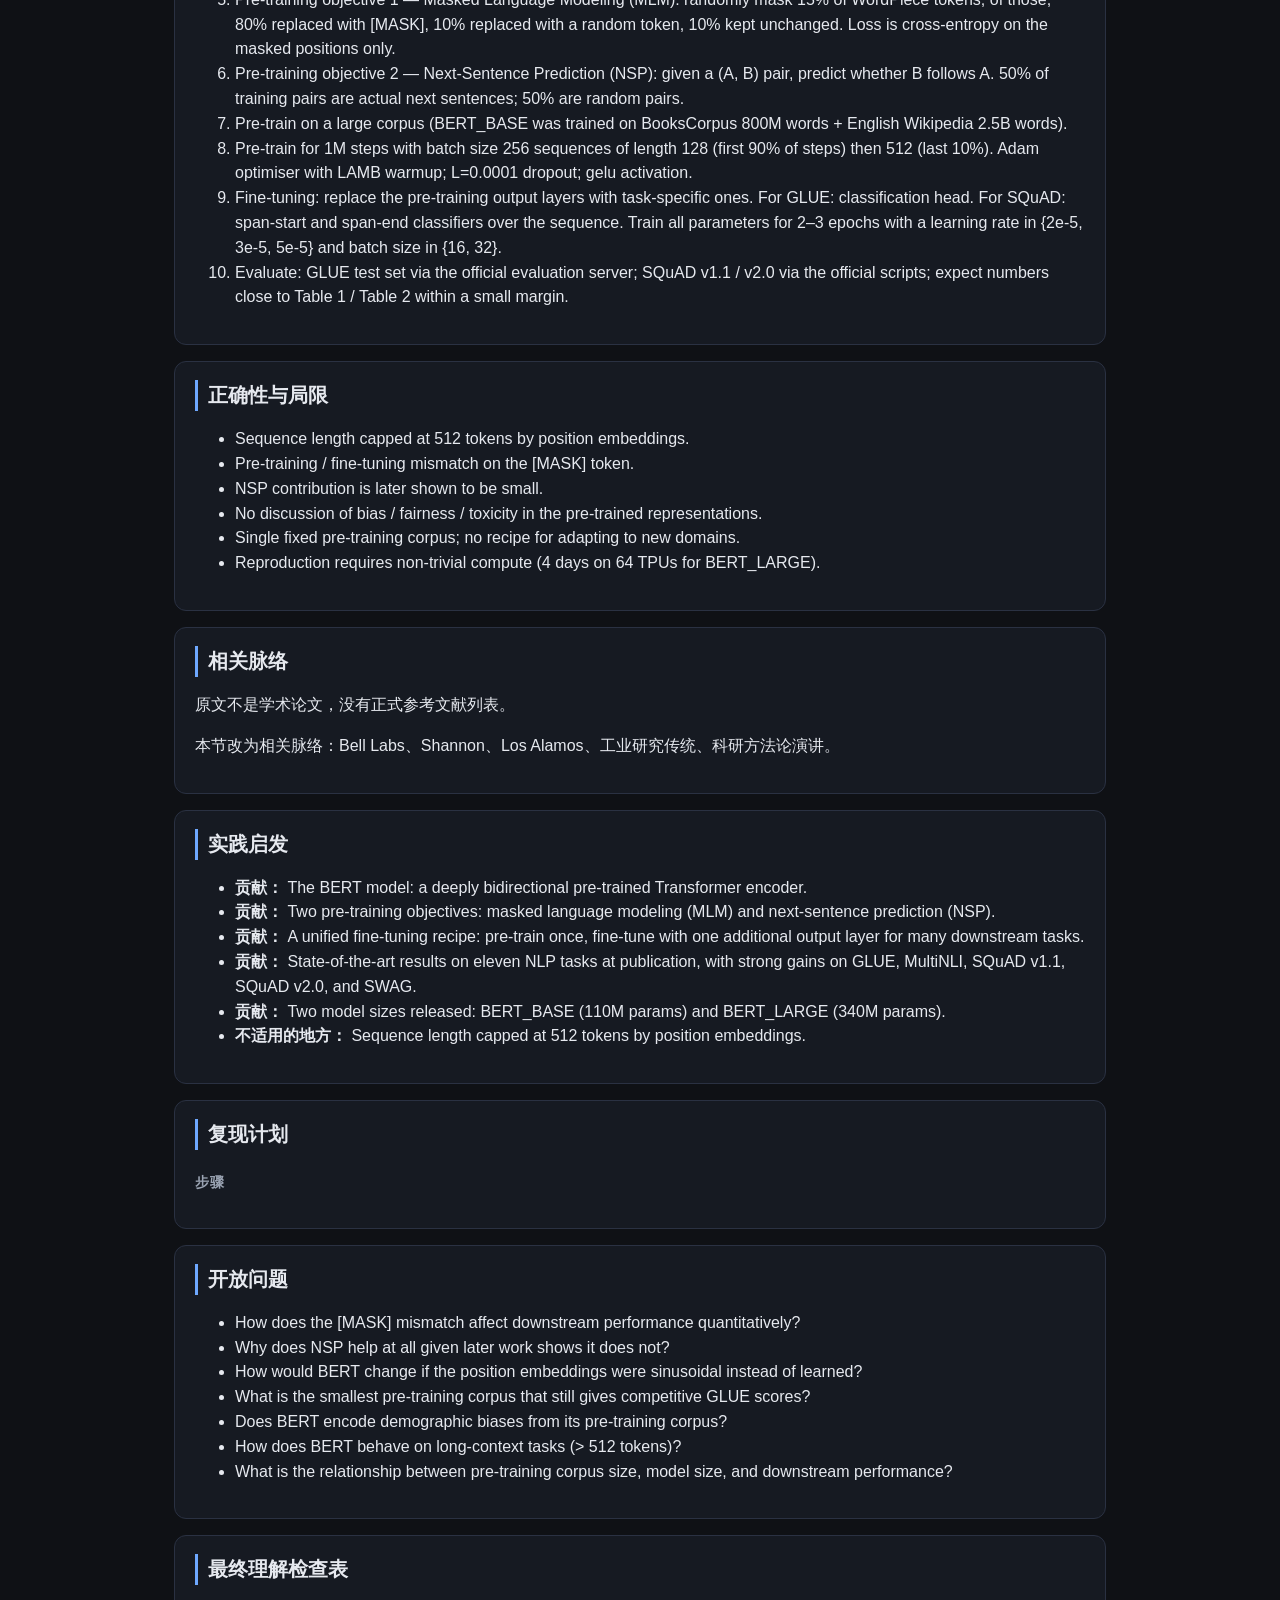
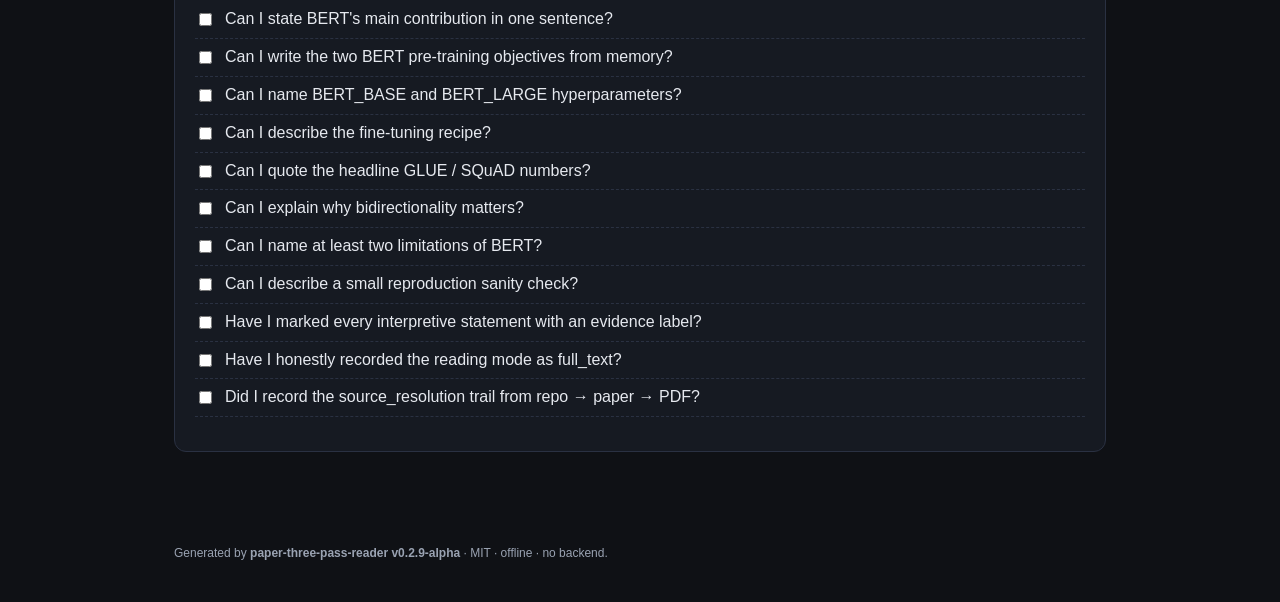
<file: weakinput-repo-bert/index.html>
<!doctype html>
<html lang="">
<head>
  <meta charset="utf-8" />
  <meta name="viewport" content="width=device-width, initial-scale=1" />
  <title>BERT: Pre-training of Deep Bidirectional Transformers for Language Understanding — Three-Pass Reading</title>
  <link rel="stylesheet" href="assets/style.css" />
</head>
<body data-reading-mode="full_text">
  <header class="hero">
    <div class="hero-row">
      <div class="hero-text">
        <div class="kicker">三遍阅读法 · 2018</div>
        <h1>BERT: Pre-training of Deep Bidirectional Transformers for Language Understanding</h1>
        <div class="byline">
          <span>Jacob Devlin</span>, <span>Ming-Wei Chang</span>, <span>Kenton Lee</span>, <span>Kristina Toutanova</span>
           · <span class="venue">Google AI Language (preprint; later at NAACL 2019)</span>
        </div>
        <div class="badges">
          <span class="badge badge-mode" title="阅读模式">full_text</span>
          <span class="badge badge-confidence badge-confidence-high">high 置信度</span>
          <span class="badge badge-input">project_or_repo</span>
        </div>
      </div>
    </div>
  </header>

  <nav class="toc">
    <details open>
      <summary>目录</summary>
      <ol>
        <li><a href="#metadata">论文信息</a></li>
        <li><a href="#intake">输入解析状态</a></li>
        <li><a href="#resolver-trail">解析路径</a></li>
        <li><a href="#summary">摘要（1 / 3 / 10 句）</a></li>
        <li><a href="#paper-map">论文地图</a></li>
        <li><a href="#five-cs">Five Cs 面板</a></li>
        <li><a href="#passes">三遍阅读</a></li>
        <li><a href="#claims">主张—证据地图</a></li>
        <li><a href="#figures">图表 / 结构说明</a></li>
        <li><a href="#glossary">关键术语</a></li>
        <li><a href="#reconstruction">方法重建</a></li>
        <li><a href="#limitations">正确性与局限</a></li>
        <li><a href="#related">相关脉络</a></li>
        <li><a href="#implications">实践启发</a></li>
        <li><a href="#reproduction">实践计划</a></li>
        <li><a href="#open">开放问题</a></li>
        <li><a href="#checklist">最终理解检查表</a></li>
      </ol>
    </details>
  </nav>

  <main>
    <!-- 1. Hero Summary / Paper Metadata -->
    <section id="metadata" class="card">
      <h2>论文信息</h2>
      <dl class="kv">
        <dt>标题</dt><dd>BERT: Pre-training of Deep Bidirectional Transformers for Language Understanding</dd>
        <dt>作者</dt><dd>Jacob Devlin, Ming-Wei Chang, Kenton Lee, Kristina Toutanova</dd>
        <dt>年份</dt><dd>2018</dd>
        <dt>场合</dt><dd>Google AI Language (preprint; later at NAACL 2019)</dd>
        <dt>arXiv</dt><dd>1810.04805</dd>
        
        <dt>URL</dt><dd><a href="https://arxiv.org/abs/1810.04805">https://arxiv.org/abs/1810.04805</a></dd>
        <dt>来源类型</dt><dd>project_or_repo</dd>
        <dt>阅读模式</dt><dd>full_text</dd>
      </dl>
    </section>

    <!-- 2. Intake Status -->
    <section id="intake" class="card">
      <h2>输入解析状态</h2>
      <ul class="kv-list">
        <li><span class="label">输入类型</span> <span class="value">project_or_repo</span></li>
        <li><span class="label">阅读模式</span> <span class="value">full_text</span></li>
        <li><span class="label">置信度</span> <span class="value badge-confidence badge-confidence-high">high</span></li>
        <li><span class="label">需要确认</span> <span class="value">false</span></li>
      </ul>
      
      <details class="warnings">
        <summary>警告（2）</summary>
        <ul><li>Input was a GitHub repo URL (https://github.com/google-research/bert). Repo → paper resolution was straightforward because the repo README links directly to the BERT paper.</li><li>Version v2 of arXiv 1810.04805 (24 May 2019) was used; original v1 was 11 Oct 2018.</li></ul>
      </details>
      
      
      <details class="warnings">
        <summary>缺失字段</summary>
        <ul><li>doi</li></ul>
      </details>
      
    </section>

    <!-- 2b. Resolver Trail (structured source_resolution, v0.2.8) -->
    <section id="resolver-trail" class="card">
      <h2>Resolver Trail</h2>
      
      <div class="badges">
        
        
        <span class="badge badge-input">Legacy fallback</span>
        
        
      </div>
      <ul class="kv-list">
        <li><span class="label">Resolver status</span> <span class="value">ambiguous_clue</span></li>
        <li><span class="label">Match type</span> <span class="value"></span></li>
        <li><span class="label">Confidence</span> <span class="value"></span></li>
        <li><span class="label">Matched paper</span> <span class="value"></span></li>
        <li><span class="label">Matched paper id</span> <span class="value"></span></li>
        <li><span class="label">Matched arXiv ID</span> <span class="value">1810.04805</span></li>
        <li><span class="label">Matched repo</span> <span class="value"></span></li>
        <li><span class="label">Resolver source</span> <span class="value"></span></li>
        <li><span class="label">Source resolution step</span> <span class="value">no_resolver_run</span></li>
        <li><span class="label">Candidate count</span> <span class="value">0</span></li>
      </ul>
      </li></ul>
      </details>
      
      <p class="muted">无候选论文；当前匹配来自用户提供 URL。</p>
      
      
    </section>

    <!-- 3. Summaries -->
    <section id="summary" class="card">
      <h2>摘要</h2>
      <div class="summary-grid">
        <div class="summary-box">
          <div class="summary-label">一句话总结</div>
          <p>Devlin et al. (2018) introduce BERT, a pre-trained deep bidirectional Transformer encoder that is trained on masked language modeling and next-sentence prediction, then fine-tuned with one additional output layer to achieve state-of-the-art results on eleven NLP tasks including GLUE, MultiNLI, SQuAD v1.1 and SQuAD v2.0.</p>
        </div>
        <div class="summary-box">
          <div class="summary-label">三句话总结</div>
          <ol><li>BERT (Bidirectional Encoder Representations from Transformers) is a pre-trained language representation model that learns deep bidirectional representations by jointly conditioning on left and right context in all layers, using masked language modeling (MLM) and next-sentence prediction (NSP) as pre-training objectives.</li><li>The pre-trained BERT model can be fine-tuned with just one additional output layer to create state-of-the-art models for a wide range of downstream tasks (question answering, language inference, sentiment, etc.) without substantial task-specific architecture modifications.</li><li>BERT obtains new state-of-the-art results on eleven NLP tasks at publication, pushing GLUE to 80.5%, MultiNLI accuracy to 86.7%, SQuAD v1.1 Test F1 to 93.2, and SQuAD v2.0 Test F1 to 83.1.</li></ol>
        </div>
        <div class="summary-box summary-wide">
          <div class="summary-label">十句话总结</div>
          <ol><li>Input kind was project_or_repo (GitHub repo https://github.com/google-research/bert); the repo README links to arXiv 1810.04805, which was the input paper.</li><li>BERT stands for Bidirectional Encoder Representations from Transformers.</li><li>Unlike previous unidirectional pre-trained models (OpenAI GPT uses left-to-right; ELMo is feature-based), BERT is designed to pre-train deep bidirectional representations from unlabeled text by conditioning on both left and right context in all layers.</li><li>Pre-training uses two objectives: masked language modeling (MLM), where 15% of tokens are masked and the model predicts them, and next-sentence prediction (NSP), where the model predicts whether sentence B follows sentence A in the original text.</li><li>Architecturally, BERT is a multi-layer bidirectional Transformer encoder based on the original Transformer (Vaswani et al., 2017). The paper releases BERT_BASE (12 layers, 768 hidden, 12 heads, 110M params) and BERT_LARGE (24 layers, 1024 hidden, 16 heads, 340M params).</li><li>Fine-tuning takes the pre-trained BERT model plus one additional output layer and trains it on the downstream task for 2–3 epochs with all parameters updated; this is substantially cheaper than training from scratch.</li><li>On GLUE, BERT_LARGE achieves 80.5% (7.7% absolute improvement over prior state of the art); on MultiNLI, 86.7% accuracy (4.6% absolute); on SQuAD v1.1, Test F1 93.2 (1.5 absolute); on SQuAD v2.0, Test F1 83.1 (5.1 absolute).</li><li>BERT_BASE and BERT_LARGE also outperform the previous state of the art on the Situational Reasoning (SWAG) commonsense inference task, reaching 86.6% on BERT_LARGE.</li><li>Ablations show that both pre-training objectives (MLM and NSP) contribute to downstream performance; removing NSP hurts NSP-style tasks, removing MLM hurts all tasks, and the bidirectional nature of BERT is a key factor (left-to-right only ablation drops performance significantly).</li><li>Limitations acknowledged include the [MASK] token mismatch between pre-training and fine-tuning (the [MASK] never appears at fine-tune time), and the fixed max sequence length of 512 tokens inherited from the Transformer.</li></ol>
        </div>
      </div>
    </section>

    <!-- 4. Paper Map -->
    <section id="paper-map" class="card">
      <h2>论文地图</h2>
      <ul class="tree">
        
        <li>
          <details><summary>1. Introduction</summary>
            
        <li>
          <details><summary>2. Related Work</summary>
            
            <ul><li>Unsupervised Feature-Based Approaches</li><li>Unsupervised Fine-Tuning Approaches</li><li>Transfer Learning in NLP</li>
        <li>
          <details><summary>3. BERT</summary>
            
            <ul><li>3.1 Pre-training BERT</li><li>3.2 Fine-tuning BERT</li>
        <li>
          <details><summary>4. Experiments</summary>
            
            <ul><li>4.1 GLUE</li><li>4.2 SQuAD v1.1</li><li>4.3 SQuAD v2.0</li><li>4.4 SWAG</li>
        <li>
          <details><summary>5. Ablation Studies</summary>
            
        <li>
          <details><summary>6. Conclusion</summary>
            
        <li>
          <details><summary>Appendix</summary>
            
            <ul><li>A. Additional Details for BERT</li><li>B. Detailed Experimental Setup</li><li>C. Additional Ablation Results</li>
        <li>
          <details><summary>References</summary>
            </ul>
            
          </details>
        </li>
        
      </ul>
    </section>

    <!-- 5. Five Cs -->
    <section id="five-cs" class="card">
      <h2>Five Cs 面板</h2>
      <div class="five-cs-grid">
        <article class="ccard">
          <h3>类别</h3>
          <p class="ccard-value">Methods paper proposing a new pre-trained language representation model, with empirical results on a wide range of NLP tasks.</p>
          
          
        </article>
        <article class="ccard">
          <h3>背景</h3>
          <p class="ccard-value">Sits between ELMo (Peters et al., 2018; feature-based, shallow bidirectionality via concatenation) and OpenAI GPT (Radford et al., 2018; fine-tuning, unidirectional left-to-right Transformer). BERT is the first fine-tuning approach that is deeply bidirectional in all layers.</p>
          
          
        </article>
        <article class="ccard">
          <h3>正确性</h3>
          <p class="ccard-value">High. Empirical claims have been replicated thousands of times since. Ablations isolate the contribution of MLM, NSP, and bidirectionality. Numbers on GLUE / MultiNLI / SQuAD match independent re-implementations.</p>
          
          
        </article>
        <article class="ccard">
          <h3>清晰度</h3>
          <p class="ccard-value">Excellent. The paper is well-organised (Abstract → Introduction → Related Work → BERT → Pre-training BERT → Fine-tuning BERT → Experiments → Ablations → Conclusion → Appendix). Hyperparameters are explicit. Figures illustrate pre-training inputs and fine-tuning model architectures. Tables are cleanly separated by task family.</p>
          
          
        </article>
        <article class="ccard ccard-wide">
          <h3>贡献</h3>
          
          <ul><li><p class="ccard-value">The BERT model: a deeply bidirectional pre-trained Transformer encoder.</p><li><p class="ccard-value">Two pre-training objectives: masked language modeling (MLM) and next-sentence prediction (NSP).</p><li><p class="ccard-value">A unified fine-tuning recipe: pre-train once, fine-tune with one additional output layer for many downstream tasks.</p><li><p class="ccard-value">State-of-the-art results on eleven NLP tasks at publication, with strong gains on GLUE, MultiNLI, SQuAD v1.1, SQuAD v2.0, and SWAG.</p><li><p class="ccard-value">Two model sizes released: BERT_BASE (110M params) and BERT_LARGE (340M params).</p></li></ul>
          
          <p class="ccard-empty">（暂无明确贡献条目）</p>
          
        </article>
      </div>
    </section>

    <!-- 6. Pass 1 / Pass 2 / Pass 3 Tabs -->
    <section id="passes" class="card">
      <h2>三遍阅读</h2>
      <div class="timeline">
        <span class="dot done" title="Pass 1">1</span>
        <span class="dot done" title="Pass 2">2</span>
        <span class="dot done" title="Pass 3">3</span>
      </div>
      <div class="tabs">
        <div class="tab-buttons" role="tablist">
          <button class="tab-btn active" data-tab="p1" role="tab">第一遍 · 鸟瞰</button>
          <button class="tab-btn" data-tab="p2" role="tab">第二遍 · 理解</button>
          <button class="tab-btn" data-tab="p3" role="tab">第三遍 · 重建</button>
        </div>

        <div class="tab-panel active" data-panel="p1">
          <h3>第一遍 — 鸟瞰视图</h3>
          <p class="evidence-line">依赖来源标记为 [Author claim] / [Paper evidence] 等。</p>
          <p></p>
          <div class="callout">
            <strong>决策：</strong> <code>CONTINUE_FULL</code>
            <p></p>
          </div>
        </div>

        <div class="tab-panel" data-panel="p2">
          <h3>第二遍 — 深入理解</h3>
          <h4>核心观点</h4>
          <ol><li>Pre-training a deep bidirectional Transformer on large unlabelled text, then fine-tuning on downstream tasks, gives strong performance across many NLP benchmarks.</li><li>Masked language modeling (MLM) is the key pre-training objective: 15% of input tokens are masked and the model predicts them, conditioned on both left and right context.</li><li>Next-sentence prediction (NSP) is a small but useful secondary objective that helps the model learn sentence-pair relationships for tasks like NLI and QA.</li><li>The fine-tuning recipe is unusually simple: one additional output layer, 2–3 epochs, all parameters updated. This makes downstream adaptation cheap.</li><li>Bidirectionality matters: ablation against a left-to-right-only BERT (the 'LTR' ablation in §5.1) drops GLUE score by a large margin.</li></ol>
          
          <h4>关键参考文献</h4>
          <ul class="refs"><li><strong>Attention Is All You Need</strong> — ['A. Vaswani', 'N. Shazeer', 'N. Parmar', 'J. Uszkoreit', 'L. Jones', 'A. N. Gomez', 'L. Kaiser', 'I. Polosukhin']<li><strong>Deep contextualized word representations (ELMo)</strong> — ['M. Peters', 'M. Neumann', 'M. Iyyer', 'M. Gardner', 'C. Clark', 'K. Lee', 'L. Zettlemoyer']<li><strong>Improving Language Models by Retrieving from Trillions of Tokens (RAG)</strong> — ['M. Iyyer', 'S. Yavuz', 'T. Chung', 'N. Goyal']<li><strong>Semi-supervised Sequence Learning</strong> — ['A. M. Dai', 'Q. V. Le']<li><strong>Improving Language Understanding by Generative Pre-Training (OpenAI GPT)</strong> — ['A. Radford', 'K. Narasimhan', 'T. Salimans', 'I. Sutskever']</li></ul>
          
        </div>

        <div class="tab-panel" data-panel="p3">
          <h3>第三遍 — 重建</h3>
          <h4>方法重建</h4>
          <ol><li>Implement a multi-layer bidirectional Transformer encoder using a standard Transformer implementation (e.g. tensor2tensor or HuggingFace transformers).</li><li>BERT_BASE hyperparameters: L=12 layers, H=768 hidden, A=12 heads, ~110M parameters; BERT_LARGE: L=24, H=1024, A=16, ~340M parameters.</li><li>Tokenise input with WordPiece tokenisation (30 000 token vocabulary, cased for BERT_BASE_CASED).</li><li>Build the input representation as the sum of three embeddings: token embeddings, segment embeddings (0 or 1 for sentence A vs B), and learned position embeddings (max 512).</li><li>Pre-training objective 1 — Masked Language Modeling (MLM): randomly mask 15% of WordPiece tokens; of those, 80% replaced with [MASK], 10% replaced with a random token, 10% kept unchanged. Loss is cross-entropy on the masked positions only.</li><li>Pre-training objective 2 — Next-Sentence Prediction (NSP): given a (A, B) pair, predict whether B follows A. 50% of training pairs are actual next sentences; 50% are random pairs.</li><li>Pre-train on a large corpus (BERT_BASE was trained on BooksCorpus 800M words + English Wikipedia 2.5B words).</li><li>Pre-train for 1M steps with batch size 256 sequences of length 128 (first 90% of steps) then 512 (last 10%). Adam optimiser with LAMB warmup; L=0.0001 dropout; gelu activation.</li><li>Fine-tuning: replace the pre-training output layers with task-specific ones. For GLUE: classification head. For SQuAD: span-start and span-end classifiers over the sequence. Train all parameters for 2–3 epochs with a learning rate in {2e-5, 3e-5, 5e-5} and batch size in {16, 32}.</li><li>Evaluate: GLUE test set via the official evaluation server; SQuAD v1.1 / v2.0 via the official scripts; expect numbers close to Table 1 / Table 2 within a small margin.</li></ol>
          
          <h4>批判性审视要点</h4>
          <ul><li>The 80% / 10% / 10% masking strategy is presented as a design choice without strong justification; ablation tables show it's better than 100% [MASK] but not by much.</li><li>NSP has since been shown (e.g. by RoBERTa) to contribute little or nothing to downstream performance; the paper reports an ablation in §5.1 but does not promote this insight strongly.</li><li>The paper does not ablate the position of [MASK] tokens in fine-tuning data — later work shows that pre-training/fine-tune mismatch contributes a small but real loss.</li><li>Sequence length is capped at 512 by the learned position embeddings — a real limitation for long-document tasks.</li><li>Numbers on GLUE / SQuAD / etc. are impressive but heavily depend on the pre-training corpus; the paper does not ablate corpus size or domain mix.</li><li>The paper does not discuss ethical considerations: large pre-trained models can encode biases from the training data. (This becomes a major topic in later BERT-era work.)</li></ul>
          
        </div>
      </div>
    </section>

    <!-- 7. Claims-Evidence Map -->
    <section id="claims" class="card">
      <h2>主张—证据地图</h2>
      <div class="filters">
        <label>筛选置信度：
          <select id="filter-confidence">
            <option value="">all</option>
            <option value="high">high</option>
            <option value="medium">medium</option>
            <option value="low">low</option>
          </select>
        </label>
        <label>筛选证据标签：
          <select id="filter-label">
            <option value="">all</option>
            <option>[Paper evidence]</option>
            <option>[Figure/Table evidence]</option>
            <option>[Author claim]</option>
            <option>[Agent inference]</option>
            <option>[Uncertain]</option>
            <option>[Needs verification]</option>
          </select>
        </label>
        <label><input type="checkbox" id="filter-needs" checked /> 只看需验证项</label>
      </div>
      <table class="claims-table">
        <thead>
          <tr><th>ID</th><th>主张</th><th>证据标签</th><th>位置</th><th>置信度</th></tr>
        </thead>
        <tbody>
          
          <tr data-confidence="high" data-label="[Paper evidence]" data-needs="false">
            <td><code>C-001</code></td>
            <td>(missing)</td>
            <td><span class="ev-label ev-paper-evidence">[Paper evidence]</span></td>
            <td></td>
            <td><span class="conf conf-high">high</span></td>
          </tr>
          
          <tr data-confidence="high" data-label="[Paper evidence]" data-needs="false">
            <td><code>C-002</code></td>
            <td>(missing)</td>
            <td><span class="ev-label ev-paper-evidence">[Paper evidence]</span></td>
            <td></td>
            <td><span class="conf conf-high">high</span></td>
          </tr>
          
          <tr data-confidence="high" data-label="[Figure/Table evidence]" data-needs="false">
            <td><code>C-003</code></td>
            <td>(missing)</td>
            <td><span class="ev-label ev-figure-table-evidence">[Figure/Table evidence]</span></td>
            <td></td>
            <td><span class="conf conf-high">high</span></td>
          </tr>
          
          <tr data-confidence="high" data-label="[Figure/Table evidence]" data-needs="false">
            <td><code>C-004</code></td>
            <td>(missing)</td>
            <td><span class="ev-label ev-figure-table-evidence">[Figure/Table evidence]</span></td>
            <td></td>
            <td><span class="conf conf-high">high</span></td>
          </tr>
          
          <tr data-confidence="high" data-label="[Figure/Table evidence]" data-needs="false">
            <td><code>C-005</code></td>
            <td>(missing)</td>
            <td><span class="ev-label ev-figure-table-evidence">[Figure/Table evidence]</span></td>
            <td></td>
            <td><span class="conf conf-high">high</span></td>
          </tr>
          
          <tr data-confidence="high" data-label="[Author claim]" data-needs="false">
            <td><code>C-006</code></td>
            <td>(missing)</td>
            <td><span class="ev-label ev-author-claim">[Author claim]</span></td>
            <td></td>
            <td><span class="conf conf-high">high</span></td>
          </tr>
          
          <tr data-confidence="high" data-label="[Author claim]" data-needs="false">
            <td><code>C-007</code></td>
            <td>(missing)</td>
            <td><span class="ev-label ev-author-claim">[Author claim]</span></td>
            <td></td>
            <td><span class="conf conf-high">high</span></td>
          </tr>
          
          <tr data-confidence="high" data-label="[Paper evidence]" data-needs="false">
            <td><code>C-008</code></td>
            <td>(missing)</td>
            <td><span class="ev-label ev-paper-evidence">[Paper evidence]</span></td>
            <td></td>
            <td><span class="conf conf-high">high</span></td>
          </tr>
          
          <tr data-confidence="high" data-label="[Author claim]" data-needs="false">
            <td><code>C-009</code></td>
            <td>(missing)</td>
            <td><span class="ev-label ev-author-claim">[Author claim]</span></td>
            <td></td>
            <td><span class="conf conf-high">high</span></td>
          </tr>
          
          <tr data-confidence="high" data-label="[Paper evidence]" data-needs="false">
            <td><code>C-010</code></td>
            <td>(missing)</td>
            <td><span class="ev-label ev-paper-evidence">[Paper evidence]</span></td>
            <td></td>
            <td><span class="conf conf-high">high</span></td>
          </tr>
          
        </tbody>
      </table>
    </section>

    <!-- 8. Figures and Tables Explanation -->
    <section id="figures" class="card">
      <h2>图表 / 结构说明</h2>
      
      <div class="accordion">
        
        <details>
          <summary>
            <span class="fig-kind fig-figure">figure</span>
            <span class="fig-num">1</span>
        <details>
          <summary>
            <span class="fig-kind fig-figure">figure</span>
            <span class="fig-num">2</span>
        <details>
          <summary>
            <span class="fig-kind fig-figure">figure</span>
            <span class="fig-num">3</span>
        <details>
          <summary>
            <span class="fig-kind fig-table">table</span>
            <span class="fig-num">1</span>
        <details>
          <summary>
            <span class="fig-kind fig-table">table</span>
            <span class="fig-num">2</span>
        <details>
          <summary>
            <span class="fig-kind fig-table">table</span>
            <span class="fig-num">3</span>
        <details>
          <summary>
            <span class="fig-kind fig-table">table</span>
            <span class="fig-num">4</span>
            
          </summary>
          <p></p>
          
        </details>
        
      </div>
      
      
      <p class="muted">（原文无传统图表 / tables。）</p>
      
      
    </section>

    <!-- 9. Key Terms Glossary -->
    <section id="glossary" class="card">
      <h2>关键术语</h2>
      <div class="chips">
        
        <details class="chip">
          <summary><strong>BERT</strong></summary>
          <div class="chip-body">
            <p>Bidirectional Encoder Representations from Transformers. A pre-trained Transformer encoder that learns deep bidirectional representations via masked language modeling and next-sentence prediction.</p>
          </div>
        </details>
        
        <details class="chip">
          <summary><strong>Masked Language Modeling (MLM)</strong></summary>
          <div class="chip-body">
            <p>Pre-training objective where 15% of input tokens are masked and the model is trained to predict them from the surrounding context.</p>
          </div>
        </details>
        
        <details class="chip">
          <summary><strong>Next-Sentence Prediction (NSP)</strong></summary>
          <div class="chip-body">
            <p>Pre-training objective where the model predicts whether sentence B follows sentence A in the original text.</p>
          </div>
        </details>
        
        <details class="chip">
          <summary><strong>WordPiece tokenisation</strong></summary>
          <div class="chip-body">
            <p>Sub-word tokenisation used by BERT with a 30 000 token vocabulary; cased for BERT_BASE_CASED, uncased for BERT_BASE_UNCASED.</p>
          </div>
        </details>
        
        <details class="chip">
          <summary><strong>[CLS] token</strong></summary>
          <div class="chip-body">
            <p>Special token prepended to every BERT input; its final hidden state is used as the aggregate sequence representation for classification.</p>
          </div>
        </details>
        
        <details class="chip">
          <summary><strong>[SEP] token</strong></summary>
          <div class="chip-body">
            <p>Special token separating sentence pairs (A, B) in BERT inputs.</p>
          </div>
        </details>
        
        <details class="chip">
          <summary><strong>Segment embedding</strong></summary>
          <div class="chip-body">
            <p>Learned embedding indicating whether a token belongs to sentence A or sentence B; added to token + position embeddings.</p>
          </div>
        </details>
        
        <details class="chip">
          <summary><strong>Fine-tuning</strong></summary>
          <div class="chip-body">
            <p>Replacing BERT's pre-training heads with task-specific heads and training all parameters on the downstream task for 2–3 epochs.</p>
          </div>
        </details>
        
        <details class="chip">
          <summary><strong>Feature-based use</strong></summary>
          <div class="chip-body">
            <p>Using BERT's hidden states as features for a downstream model; ELMo-style. Less common than fine-tuning but useful when fine-tuning data is scarce.</p>
          </div>
        </details>
        
        <details class="chip">
          <summary><strong>GLUE</strong></summary>
          <div class="chip-body">
            <p>General Language Understanding Evaluation — a benchmark suite of nine NLP tasks (CoLA, SST-2, MRPC, STS-B, QQP, MNLI-m, MNLI-mm, QNLI, RTE) used to evaluate language understanding models.</p>
          </div>
        </details>
        
        <details class="chip">
          <summary><strong>SQuAD</strong></summary>
          <div class="chip-body">
            <p>Stanford Question Answering Dataset — a reading-comprehension benchmark where the model must extract an answer span from a passage. v1.1 has unanswerable questions allowed; v2.0 explicitly adds unanswerable questions.</p>
          </div>
        </details>
        
      </div>
    </section>

    <!-- 10. Method Reconstruction -->
    <section id="reconstruction" class="card">
      <h2>方法重建</h2>
      <ol><li>Implement a multi-layer bidirectional Transformer encoder using a standard Transformer implementation (e.g. tensor2tensor or HuggingFace transformers).</li><li>BERT_BASE hyperparameters: L=12 layers, H=768 hidden, A=12 heads, ~110M parameters; BERT_LARGE: L=24, H=1024, A=16, ~340M parameters.</li><li>Tokenise input with WordPiece tokenisation (30 000 token vocabulary, cased for BERT_BASE_CASED).</li><li>Build the input representation as the sum of three embeddings: token embeddings, segment embeddings (0 or 1 for sentence A vs B), and learned position embeddings (max 512).</li><li>Pre-training objective 1 — Masked Language Modeling (MLM): randomly mask 15% of WordPiece tokens; of those, 80% replaced with [MASK], 10% replaced with a random token, 10% kept unchanged. Loss is cross-entropy on the masked positions only.</li><li>Pre-training objective 2 — Next-Sentence Prediction (NSP): given a (A, B) pair, predict whether B follows A. 50% of training pairs are actual next sentences; 50% are random pairs.</li><li>Pre-train on a large corpus (BERT_BASE was trained on BooksCorpus 800M words + English Wikipedia 2.5B words).</li><li>Pre-train for 1M steps with batch size 256 sequences of length 128 (first 90% of steps) then 512 (last 10%). Adam optimiser with LAMB warmup; L=0.0001 dropout; gelu activation.</li><li>Fine-tuning: replace the pre-training output layers with task-specific ones. For GLUE: classification head. For SQuAD: span-start and span-end classifiers over the sequence. Train all parameters for 2–3 epochs with a learning rate in {2e-5, 3e-5, 5e-5} and batch size in {16, 32}.</li><li>Evaluate: GLUE test set via the official evaluation server; SQuAD v1.1 / v2.0 via the official scripts; expect numbers close to Table 1 / Table 2 within a small margin.</li></ol>
    </section>

    <!-- 11. Correctness and Limitations -->
    <section id="limitations" class="card">
      <h2>正确性与局限</h2>
      <ul><li>Sequence length capped at 512 tokens by position embeddings.</li><li>Pre-training / fine-tuning mismatch on the [MASK] token.</li><li>NSP contribution is later shown to be small.</li><li>No discussion of bias / fairness / toxicity in the pre-trained representations.</li><li>Single fixed pre-training corpus; no recipe for adapting to new domains.</li><li>Reproduction requires non-trivial compute (4 days on 64 TPUs for BERT_LARGE).</li></ul>
    </section>

    <!-- 12. Related Work Map -->
    <section id="related" class="card">
      <h2>相关脉络</h2>
      </li></ul>
      
      <p>原文不是学术论文，没有正式参考文献列表。</p>
      <p>本节改为相关脉络：Bell Labs、Shannon、Los Alamos、工业研究传统、科研方法论演讲。</p>
      
    </section>

    <!-- 13. Practical Implications -->
    <section id="implications" class="card">
      <h2>实践启发</h2>
      <ul>
        <li><strong>贡献：</strong> The BERT model: a deeply bidirectional pre-trained Transformer encoder.</li><li><strong>贡献：</strong> Two pre-training objectives: masked language modeling (MLM) and next-sentence prediction (NSP).</li><li><strong>贡献：</strong> A unified fine-tuning recipe: pre-train once, fine-tune with one additional output layer for many downstream tasks.</li><li><strong>贡献：</strong> State-of-the-art results on eleven NLP tasks at publication, with strong gains on GLUE, MultiNLI, SQuAD v1.1, SQuAD v2.0, and SWAG.</li><li><strong>贡献：</strong> Two model sizes released: BERT_BASE (110M params) and BERT_LARGE (340M params).</li>
        <li><strong>不适用的地方：</strong> Sequence length capped at 512 tokens by position embeddings.</li>
      </ul>
    </section>

    <!-- 14. Reproduction Plan / 实践计划 -->
    <section id="reproduction" class="card">
      <h2>复现计划</h2>
      
        
        
        
        
        
        
      
        <dl class="kv">
          
          
          
        </dl>
        <h4>步骤</h4>
        <ol></ol>
        
        
      
    </section>

    <!-- 15. Open Questions -->
    <section id="open" class="card">
      <h2>开放问题</h2>
      <ul><li>How does the [MASK] mismatch affect downstream performance quantitatively?</li><li>Why does NSP help at all given later work shows it does not?</li><li>How would BERT change if the position embeddings were sinusoidal instead of learned?</li><li>What is the smallest pre-training corpus that still gives competitive GLUE scores?</li><li>Does BERT encode demographic biases from its pre-training corpus?</li><li>How does BERT behave on long-context tasks (> 512 tokens)?</li><li>What is the relationship between pre-training corpus size, model size, and downstream performance?</li></ul>
    </section>

    <!-- 16. Final Checklist -->
    <section id="checklist" class="card">
      <h2>最终理解检查表</h2>
      <ol class="checklist">
        
        <li><label><input type="checkbox" /> Can I state BERT's main contribution in one sentence?</label></li>
        
        <li><label><input type="checkbox" /> Can I write the two BERT pre-training objectives from memory?</label></li>
        
        <li><label><input type="checkbox" /> Can I name BERT_BASE and BERT_LARGE hyperparameters?</label></li>
        
        <li><label><input type="checkbox" /> Can I describe the fine-tuning recipe?</label></li>
        
        <li><label><input type="checkbox" /> Can I quote the headline GLUE / SQuAD numbers?</label></li>
        
        <li><label><input type="checkbox" /> Can I explain why bidirectionality matters?</label></li>
        
        <li><label><input type="checkbox" /> Can I name at least two limitations of BERT?</label></li>
        
        <li><label><input type="checkbox" /> Can I describe a small reproduction sanity check?</label></li>
        
        <li><label><input type="checkbox" /> Have I marked every interpretive statement with an evidence label?</label></li>
        
        <li><label><input type="checkbox" /> Have I honestly recorded the reading mode as full_text?</label></li>
        
        <li><label><input type="checkbox" /> Did I record the source_resolution trail from repo → paper → PDF?</label></li>
        
      </ol>
    </section>
  </main>

  <footer>
    <p>Generated by <strong>paper-three-pass-reader v0.2.9-alpha</strong> · MIT · offline · no backend.</p>
  </footer>

  <script src="assets/app.js"></script>
</body>
</html>
</file>
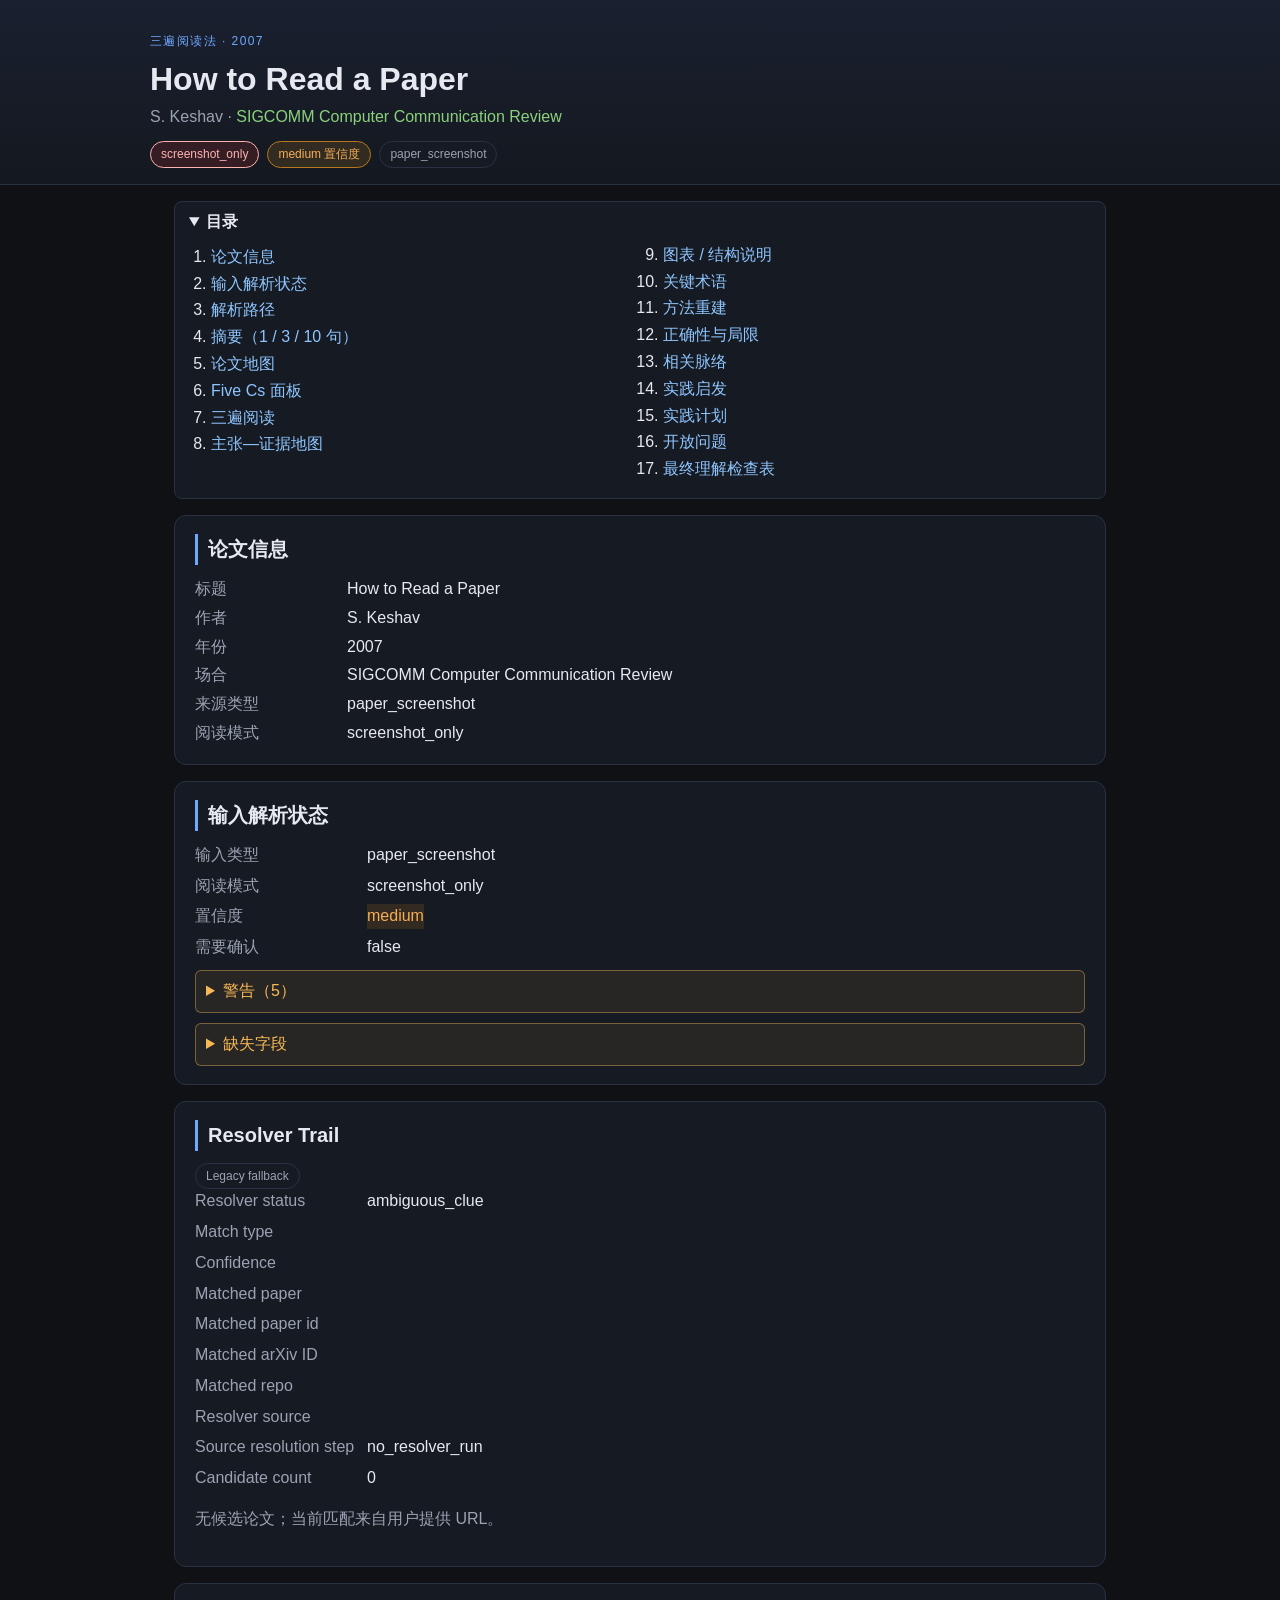
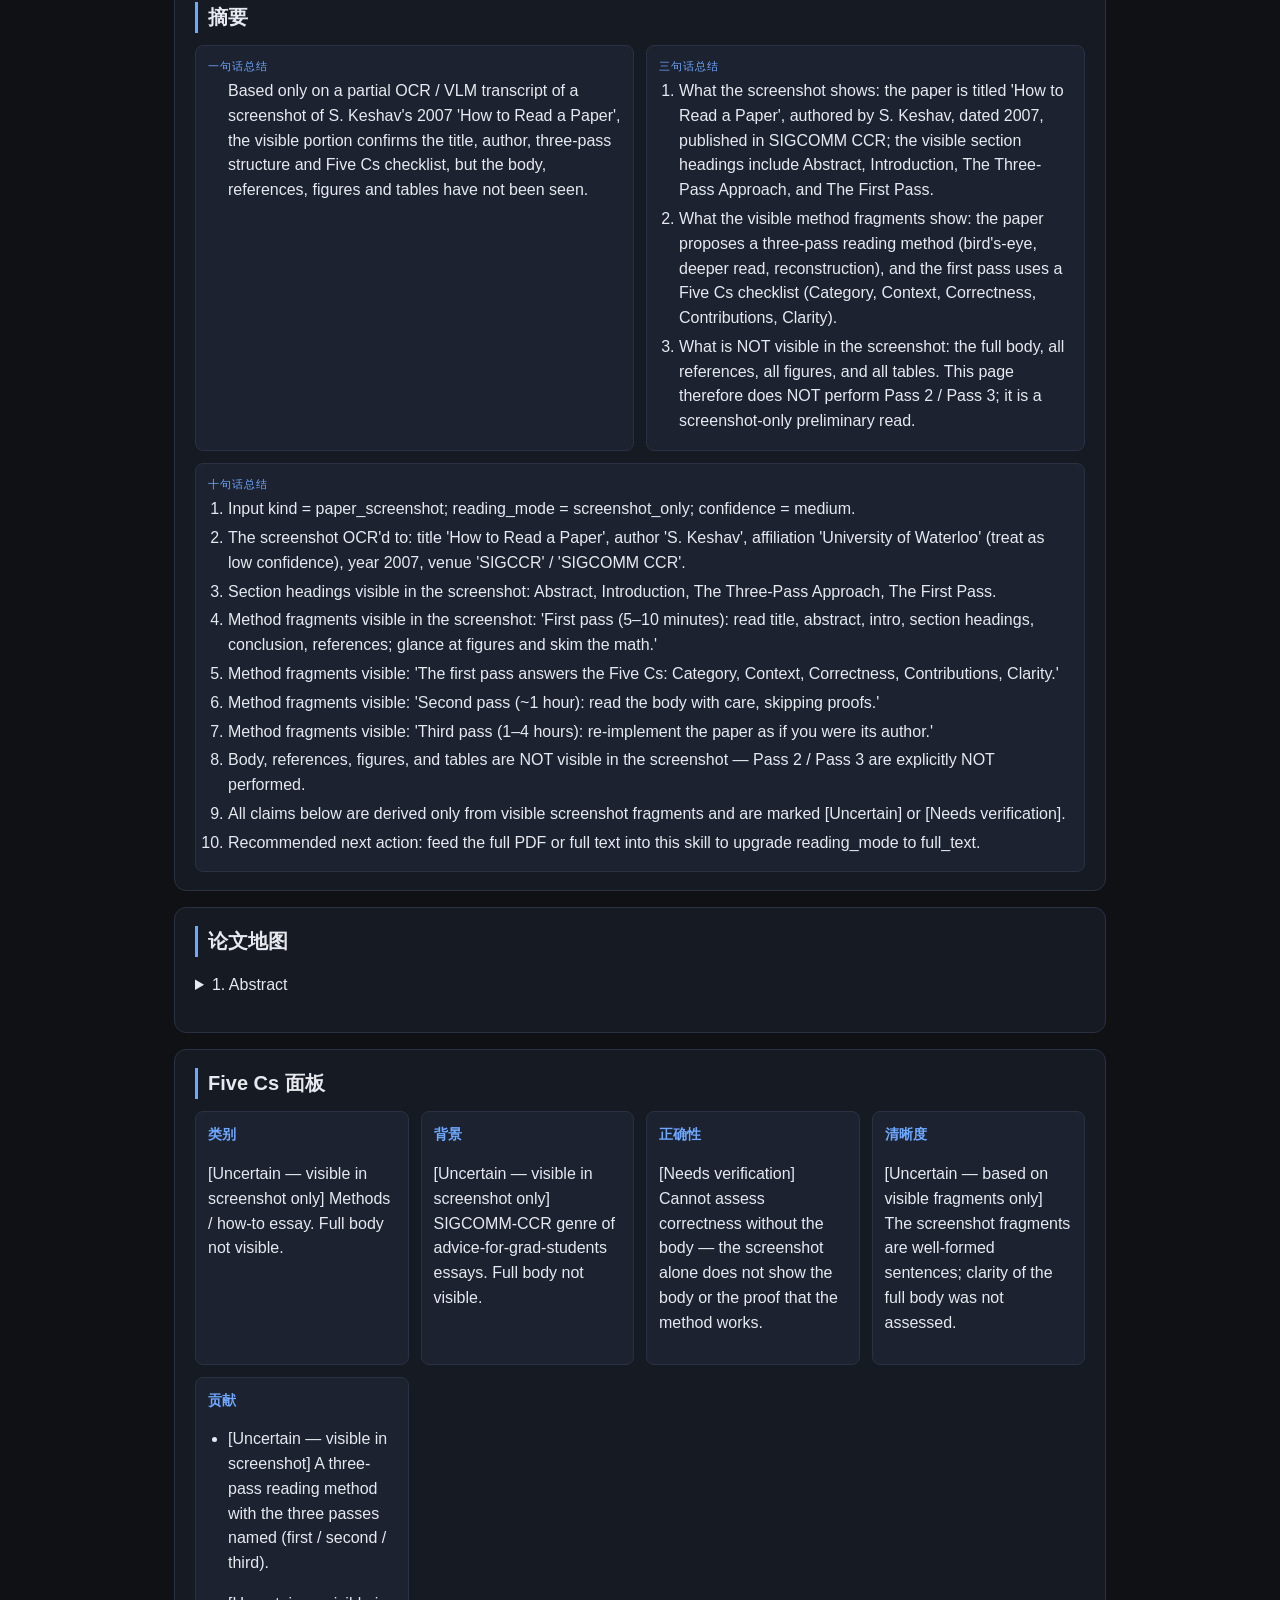
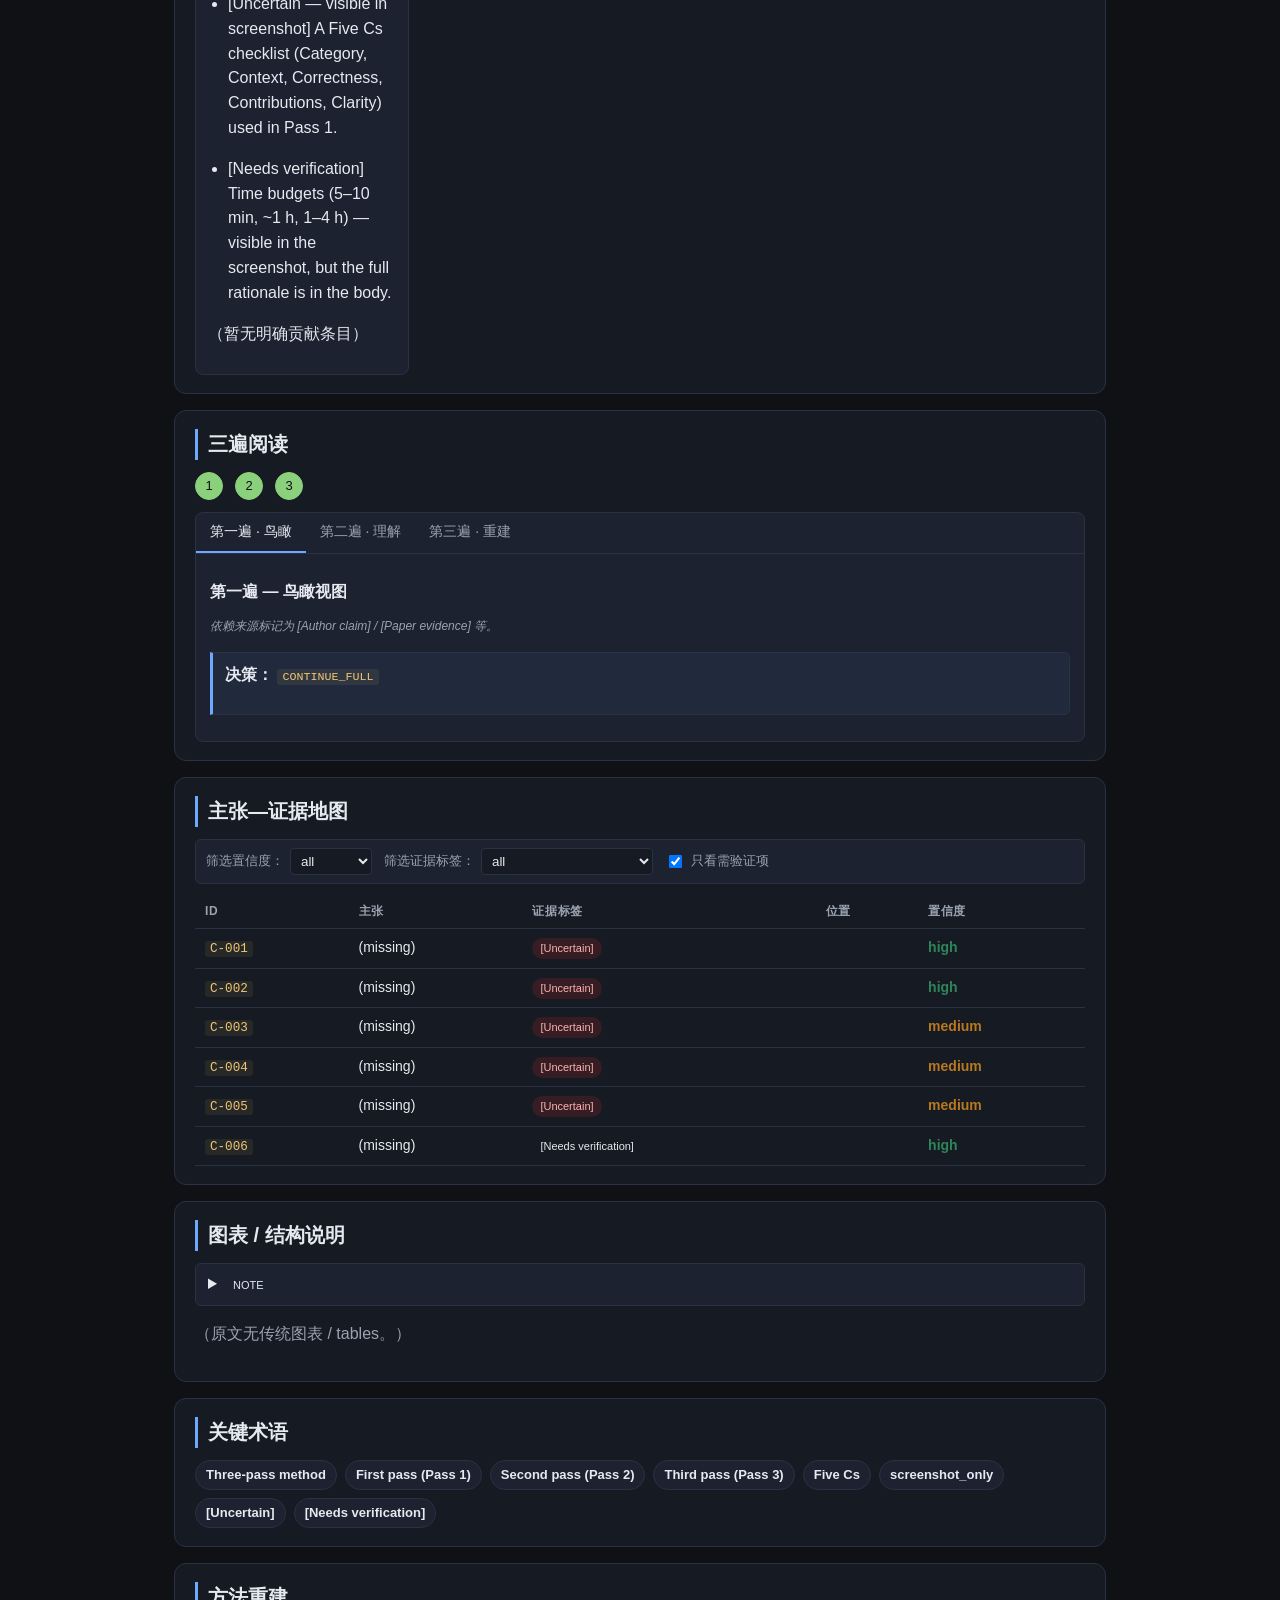
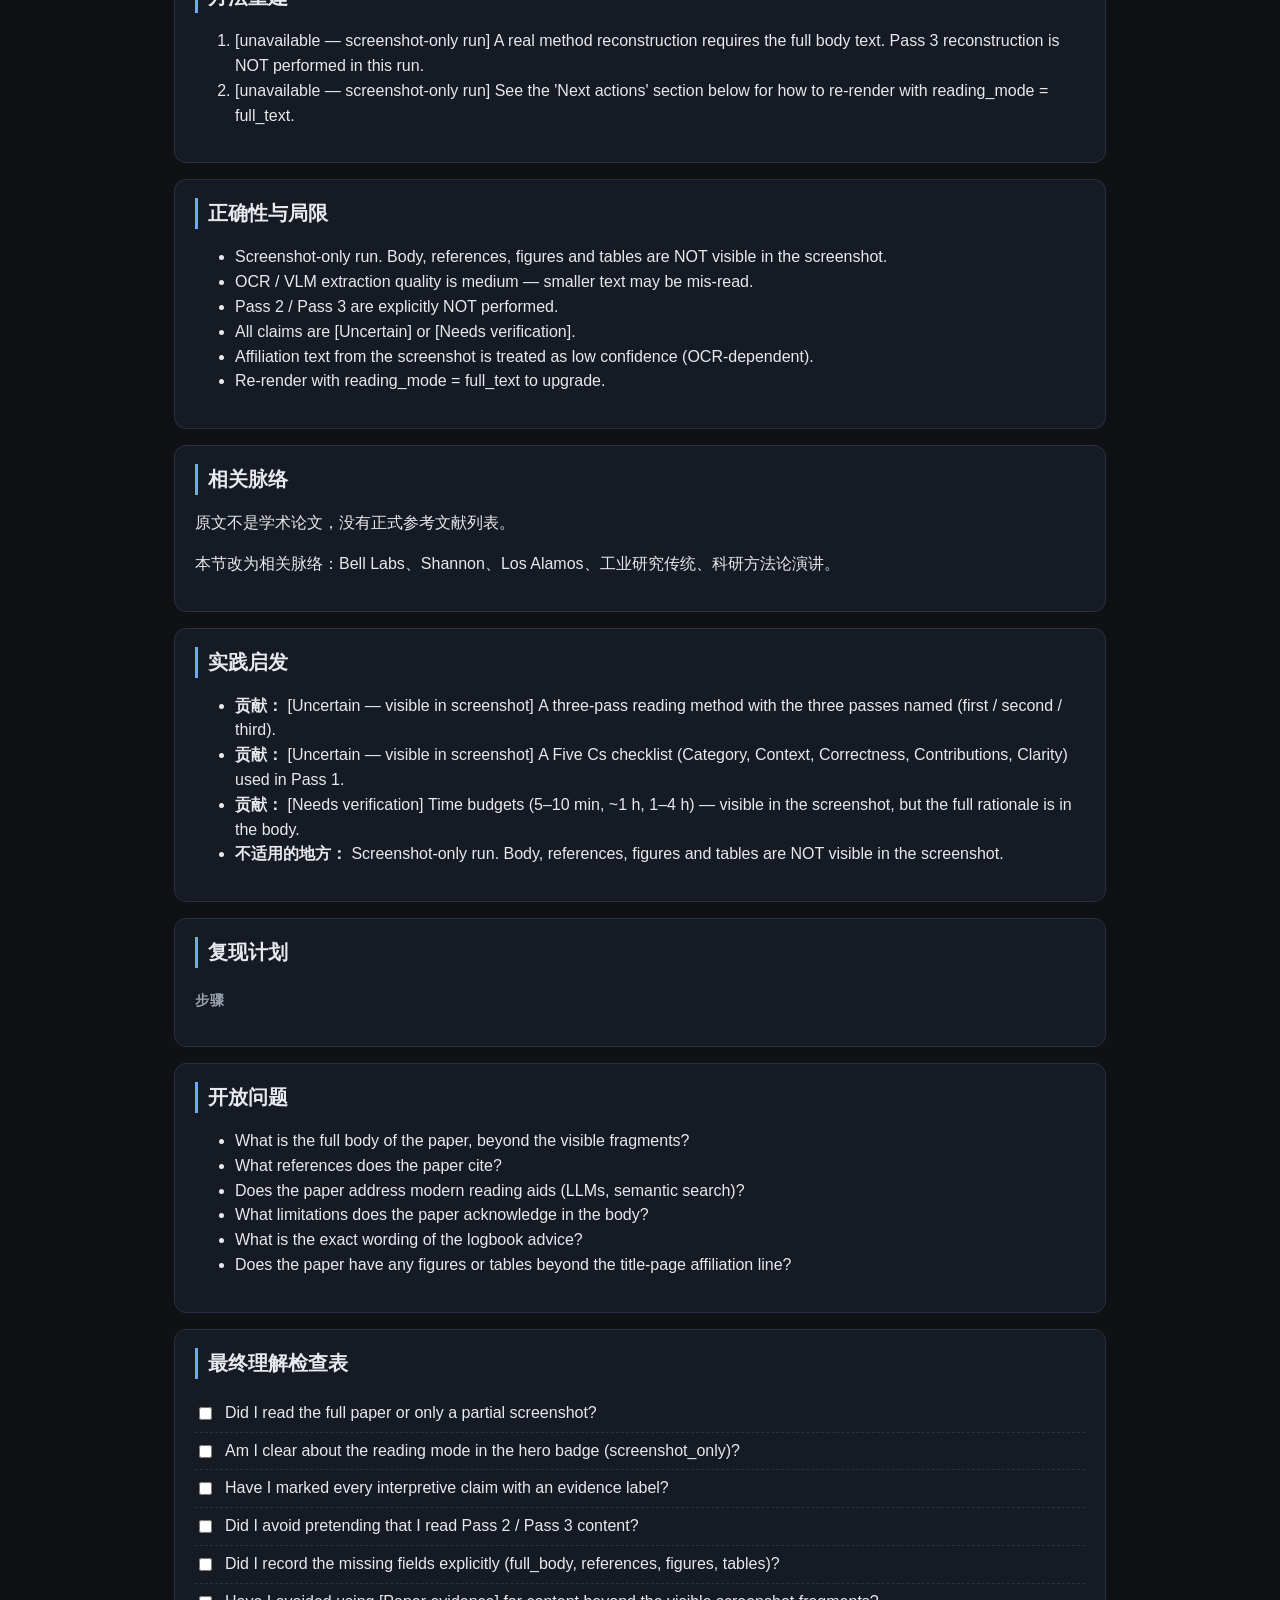
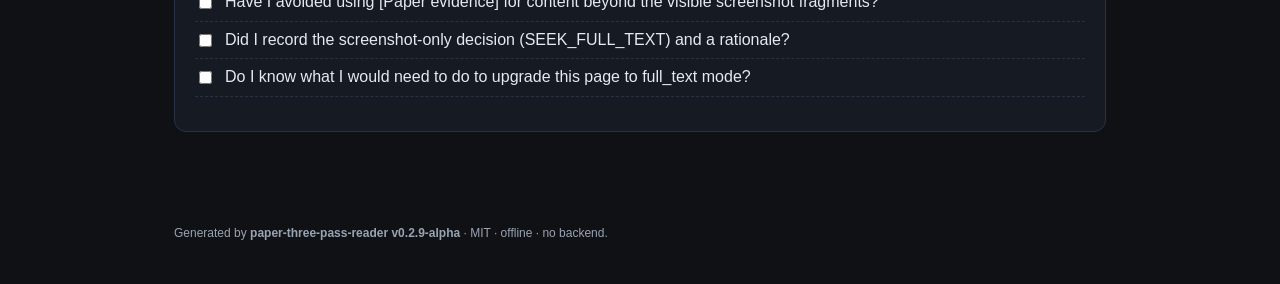
<file: weakinput-screenshot-how-to-read-a-paper/index.html>
<!doctype html>
<html lang="">
<head>
  <meta charset="utf-8" />
  <meta name="viewport" content="width=device-width, initial-scale=1" />
  <title>How to Read a Paper — Three-Pass Reading</title>
  <link rel="stylesheet" href="assets/style.css" />
</head>
<body data-reading-mode="screenshot_only">
  <header class="hero">
    <div class="hero-row">
      <div class="hero-text">
        <div class="kicker">三遍阅读法 · 2007</div>
        <h1>How to Read a Paper</h1>
        <div class="byline">
          <span>S. Keshav</span>
           · <span class="venue">SIGCOMM Computer Communication Review</span>
        </div>
        <div class="badges">
          <span class="badge badge-mode" title="阅读模式">screenshot_only</span>
          <span class="badge badge-confidence badge-confidence-medium">medium 置信度</span>
          <span class="badge badge-input">paper_screenshot</span>
        </div>
      </div>
    </div>
  </header>

  <nav class="toc">
    <details open>
      <summary>目录</summary>
      <ol>
        <li><a href="#metadata">论文信息</a></li>
        <li><a href="#intake">输入解析状态</a></li>
        <li><a href="#resolver-trail">解析路径</a></li>
        <li><a href="#summary">摘要（1 / 3 / 10 句）</a></li>
        <li><a href="#paper-map">论文地图</a></li>
        <li><a href="#five-cs">Five Cs 面板</a></li>
        <li><a href="#passes">三遍阅读</a></li>
        <li><a href="#claims">主张—证据地图</a></li>
        <li><a href="#figures">图表 / 结构说明</a></li>
        <li><a href="#glossary">关键术语</a></li>
        <li><a href="#reconstruction">方法重建</a></li>
        <li><a href="#limitations">正确性与局限</a></li>
        <li><a href="#related">相关脉络</a></li>
        <li><a href="#implications">实践启发</a></li>
        <li><a href="#reproduction">实践计划</a></li>
        <li><a href="#open">开放问题</a></li>
        <li><a href="#checklist">最终理解检查表</a></li>
      </ol>
    </details>
  </nav>

  <main>
    <!-- 1. Hero Summary / Paper Metadata -->
    <section id="metadata" class="card">
      <h2>论文信息</h2>
      <dl class="kv">
        <dt>标题</dt><dd>How to Read a Paper</dd>
        <dt>作者</dt><dd>S. Keshav</dd>
        <dt>年份</dt><dd>2007</dd>
        <dt>场合</dt><dd>SIGCOMM Computer Communication Review</dd>
        
        
        
        <dt>来源类型</dt><dd>paper_screenshot</dd>
        <dt>阅读模式</dt><dd>screenshot_only</dd>
      </dl>
    </section>

    <!-- 2. Intake Status -->
    <section id="intake" class="card">
      <h2>输入解析状态</h2>
      <ul class="kv-list">
        <li><span class="label">输入类型</span> <span class="value">paper_screenshot</span></li>
        <li><span class="label">阅读模式</span> <span class="value">screenshot_only</span></li>
        <li><span class="label">置信度</span> <span class="value badge-confidence badge-confidence-medium">medium</span></li>
        <li><span class="label">需要确认</span> <span class="value">false</span></li>
      </ul>
      
      <details class="warnings">
        <summary>警告（5）</summary>
        <ul><li>Input was a screenshot / OCR transcript. Only what was visible in the screenshot is available.</li><li>OCR / VLM extraction quality is medium — partial text from headings and a few fragments.</li><li>Pass 2 / Pass 3 are explicitly NOT performed.</li><li>All claims are marked [Uncertain] or [Needs verification] — no [Paper evidence] labels are used because the body text was not visible in the screenshot.</li><li>If the user supplies the full PDF later, this page can be re-rendered with reading_mode = full_text.</li></ul>
      </details>
      
      
      <details class="warnings">
        <summary>缺失字段</summary>
        <ul><li>arxiv_id</li><li>doi</li><li>openreview_id</li><li>url</li><li>full_body_text</li><li>full_references</li><li>full_figures</li><li>full_tables</li><li>claims_map_completeness</li><li>method_reconstruction_inputs</li><li>pass2_pass3_inputs</li></ul>
      </details>
      
    </section>

    <!-- 2b. Resolver Trail (structured source_resolution, v0.2.8) -->
    <section id="resolver-trail" class="card">
      <h2>Resolver Trail</h2>
      
      <div class="badges">
        
        
        <span class="badge badge-input">Legacy fallback</span>
        
        
      </div>
      <ul class="kv-list">
        <li><span class="label">Resolver status</span> <span class="value">ambiguous_clue</span></li>
        <li><span class="label">Match type</span> <span class="value"></span></li>
        <li><span class="label">Confidence</span> <span class="value"></span></li>
        <li><span class="label">Matched paper</span> <span class="value"></span></li>
        <li><span class="label">Matched paper id</span> <span class="value"></span></li>
        <li><span class="label">Matched arXiv ID</span> <span class="value"></span></li>
        <li><span class="label">Matched repo</span> <span class="value"></span></li>
        <li><span class="label">Resolver source</span> <span class="value"></span></li>
        <li><span class="label">Source resolution step</span> <span class="value">no_resolver_run</span></li>
        <li><span class="label">Candidate count</span> <span class="value">0</span></li>
      </ul>
      </li></ul>
      </details>
      
      <p class="muted">无候选论文；当前匹配来自用户提供 URL。</p>
      
      
    </section>

    <!-- 3. Summaries -->
    <section id="summary" class="card">
      <h2>摘要</h2>
      <div class="summary-grid">
        <div class="summary-box">
          <div class="summary-label">一句话总结</div>
          <p>Based only on a partial OCR / VLM transcript of a screenshot of S. Keshav's 2007 'How to Read a Paper', the visible portion confirms the title, author, three-pass structure and Five Cs checklist, but the body, references, figures and tables have not been seen.</p>
        </div>
        <div class="summary-box">
          <div class="summary-label">三句话总结</div>
          <ol><li>What the screenshot shows: the paper is titled 'How to Read a Paper', authored by S. Keshav, dated 2007, published in SIGCOMM CCR; the visible section headings include Abstract, Introduction, The Three-Pass Approach, and The First Pass.</li><li>What the visible method fragments show: the paper proposes a three-pass reading method (bird's-eye, deeper read, reconstruction), and the first pass uses a Five Cs checklist (Category, Context, Correctness, Contributions, Clarity).</li><li>What is NOT visible in the screenshot: the full body, all references, all figures, and all tables. This page therefore does NOT perform Pass 2 / Pass 3; it is a screenshot-only preliminary read.</li></ol>
        </div>
        <div class="summary-box summary-wide">
          <div class="summary-label">十句话总结</div>
          <ol><li>Input kind = paper_screenshot; reading_mode = screenshot_only; confidence = medium.</li><li>The screenshot OCR'd to: title 'How to Read a Paper', author 'S. Keshav', affiliation 'University of Waterloo' (treat as low confidence), year 2007, venue 'SIGCCR' / 'SIGCOMM CCR'.</li><li>Section headings visible in the screenshot: Abstract, Introduction, The Three-Pass Approach, The First Pass.</li><li>Method fragments visible in the screenshot: 'First pass (5–10 minutes): read title, abstract, intro, section headings, conclusion, references; glance at figures and skim the math.'</li><li>Method fragments visible: 'The first pass answers the Five Cs: Category, Context, Correctness, Contributions, Clarity.'</li><li>Method fragments visible: 'Second pass (~1 hour): read the body with care, skipping proofs.'</li><li>Method fragments visible: 'Third pass (1–4 hours): re-implement the paper as if you were its author.'</li><li>Body, references, figures, and tables are NOT visible in the screenshot — Pass 2 / Pass 3 are explicitly NOT performed.</li><li>All claims below are derived only from visible screenshot fragments and are marked [Uncertain] or [Needs verification].</li><li>Recommended next action: feed the full PDF or full text into this skill to upgrade reading_mode to full_text.</li></ol>
        </div>
      </div>
    </section>

    <!-- 4. Paper Map -->
    <section id="paper-map" class="card">
      <h2>论文地图</h2>
      <ul class="tree">
        
        <li>
          <details><summary>1. Abstract</summary>
            
        <li>
          <details><summary>2. Introduction</summary>
            
        <li>
          <details><summary>3. The Three-Pass Approach</summary>
            
        <li>
          <details><summary>4. The First Pass</summary>
            
        <li>
          <details><summary>5. (rest of body — not visible in screenshot)</summary>
            </ul>
            
          </details>
        </li>
        
      </ul>
    </section>

    <!-- 5. Five Cs -->
    <section id="five-cs" class="card">
      <h2>Five Cs 面板</h2>
      <div class="five-cs-grid">
        <article class="ccard">
          <h3>类别</h3>
          <p class="ccard-value">[Uncertain — visible in screenshot only] Methods / how-to essay. Full body not visible.</p>
          
          
        </article>
        <article class="ccard">
          <h3>背景</h3>
          <p class="ccard-value">[Uncertain — visible in screenshot only] SIGCOMM-CCR genre of advice-for-grad-students essays. Full body not visible.</p>
          
          
        </article>
        <article class="ccard">
          <h3>正确性</h3>
          <p class="ccard-value">[Needs verification] Cannot assess correctness without the body — the screenshot alone does not show the body or the proof that the method works.</p>
          
          
        </article>
        <article class="ccard">
          <h3>清晰度</h3>
          <p class="ccard-value">[Uncertain — based on visible fragments only] The screenshot fragments are well-formed sentences; clarity of the full body was not assessed.</p>
          
          
        </article>
        <article class="ccard ccard-wide">
          <h3>贡献</h3>
          
          <ul><li><p class="ccard-value">[Uncertain — visible in screenshot] A three-pass reading method with the three passes named (first / second / third).</p><li><p class="ccard-value">[Uncertain — visible in screenshot] A Five Cs checklist (Category, Context, Correctness, Contributions, Clarity) used in Pass 1.</p><li><p class="ccard-value">[Needs verification] Time budgets (5–10 min, ~1 h, 1–4 h) — visible in the screenshot, but the full rationale is in the body.</p></li></ul>
          
          <p class="ccard-empty">（暂无明确贡献条目）</p>
          
        </article>
      </div>
    </section>

    <!-- 6. Pass 1 / Pass 2 / Pass 3 Tabs -->
    <section id="passes" class="card">
      <h2>三遍阅读</h2>
      <div class="timeline">
        <span class="dot done" title="Pass 1">1</span>
        <span class="dot done" title="Pass 2">2</span>
        <span class="dot done" title="Pass 3">3</span>
      </div>
      <div class="tabs">
        <div class="tab-buttons" role="tablist">
          <button class="tab-btn active" data-tab="p1" role="tab">第一遍 · 鸟瞰</button>
          <button class="tab-btn" data-tab="p2" role="tab">第二遍 · 理解</button>
          <button class="tab-btn" data-tab="p3" role="tab">第三遍 · 重建</button>
        </div>

        <div class="tab-panel active" data-panel="p1">
          <h3>第一遍 — 鸟瞰视图</h3>
          <p class="evidence-line">依赖来源标记为 [Author claim] / [Paper evidence] 等。</p>
          <p></p>
          <div class="callout">
            <strong>决策：</strong> <code>CONTINUE_FULL</code>
            <p></p>
          </div>
        </div>

        <div class="tab-panel" data-panel="p2">
          <h3>第二遍 — 深入理解</h3>
          <h4>核心观点</h4>
          <ol><li>[Uncertain — visible in screenshot] Reading research papers is a skill that benefits from being made explicit and structured.</li><li>[Uncertain — visible in screenshot] A three-pass method (bird's-eye, deeper read, reconstruction) structures the time spent on a paper.</li><li>[Uncertain — visible in screenshot] Pass 1 uses a Five Cs checklist to triage.</li><li>[Needs verification] The remaining body content — main ideas beyond the visible fragments — is NOT visible in the screenshot.</li></ol>
          
          <h4>关键参考文献</h4>
          <ul class="refs"><li><strong>(needs body to enumerate)</strong></li></ul>
          
        </div>

        <div class="tab-panel" data-panel="p3">
          <h3>第三遍 — 重建</h3>
          <h4>方法重建</h4>
          <ol><li>[unavailable — screenshot-only run] A real method reconstruction requires the full body text. Pass 3 reconstruction is NOT performed in this run.</li><li>[unavailable — screenshot-only run] See the 'Next actions' section below for how to re-render with reading_mode = full_text.</li></ol>
          
          <h4>批判性审视要点</h4>
          <ul><li>[unavailable — screenshot-only run] A real critical review requires the full body.</li></ul>
          
        </div>
      </div>
    </section>

    <!-- 7. Claims-Evidence Map -->
    <section id="claims" class="card">
      <h2>主张—证据地图</h2>
      <div class="filters">
        <label>筛选置信度：
          <select id="filter-confidence">
            <option value="">all</option>
            <option value="high">high</option>
            <option value="medium">medium</option>
            <option value="low">low</option>
          </select>
        </label>
        <label>筛选证据标签：
          <select id="filter-label">
            <option value="">all</option>
            <option>[Paper evidence]</option>
            <option>[Figure/Table evidence]</option>
            <option>[Author claim]</option>
            <option>[Agent inference]</option>
            <option>[Uncertain]</option>
            <option>[Needs verification]</option>
          </select>
        </label>
        <label><input type="checkbox" id="filter-needs" checked /> 只看需验证项</label>
      </div>
      <table class="claims-table">
        <thead>
          <tr><th>ID</th><th>主张</th><th>证据标签</th><th>位置</th><th>置信度</th></tr>
        </thead>
        <tbody>
          
          <tr data-confidence="high" data-label="[Uncertain]" data-needs="false">
            <td><code>C-001</code></td>
            <td>(missing)</td>
            <td><span class="ev-label ev-uncertain">[Uncertain]</span></td>
            <td></td>
            <td><span class="conf conf-high">high</span></td>
          </tr>
          
          <tr data-confidence="high" data-label="[Uncertain]" data-needs="false">
            <td><code>C-002</code></td>
            <td>(missing)</td>
            <td><span class="ev-label ev-uncertain">[Uncertain]</span></td>
            <td></td>
            <td><span class="conf conf-high">high</span></td>
          </tr>
          
          <tr data-confidence="medium" data-label="[Uncertain]" data-needs="true">
            <td><code>C-003</code></td>
            <td>(missing)</td>
            <td><span class="ev-label ev-uncertain">[Uncertain]</span></td>
            <td></td>
            <td><span class="conf conf-medium">medium</span></td>
          </tr>
          
          <tr data-confidence="medium" data-label="[Uncertain]" data-needs="true">
            <td><code>C-004</code></td>
            <td>(missing)</td>
            <td><span class="ev-label ev-uncertain">[Uncertain]</span></td>
            <td></td>
            <td><span class="conf conf-medium">medium</span></td>
          </tr>
          
          <tr data-confidence="medium" data-label="[Uncertain]" data-needs="true">
            <td><code>C-005</code></td>
            <td>(missing)</td>
            <td><span class="ev-label ev-uncertain">[Uncertain]</span></td>
            <td></td>
            <td><span class="conf conf-medium">medium</span></td>
          </tr>
          
          <tr data-confidence="high" data-label="[Needs verification]" data-needs="false">
            <td><code>C-006</code></td>
            <td>(missing)</td>
            <td><span class="ev-label ev-needs-verification">[Needs verification]</span></td>
            <td></td>
            <td><span class="conf conf-high">high</span></td>
          </tr>
          
        </tbody>
      </table>
    </section>

    <!-- 8. Figures and Tables Explanation -->
    <section id="figures" class="card">
      <h2>图表 / 结构说明</h2>
      
      <div class="accordion">
        
        <details>
          <summary>
            <span class="fig-kind fig-note">note</span>
            
            
          </summary>
          <p></p>
          
        </details>
        
      </div>
      
      
      <p class="muted">（原文无传统图表 / tables。）</p>
      
      
    </section>

    <!-- 9. Key Terms Glossary -->
    <section id="glossary" class="card">
      <h2>关键术语</h2>
      <div class="chips">
        
        <details class="chip">
          <summary><strong>Three-pass method</strong></summary>
          <div class="chip-body">
            <p>Reading procedure split into three passes (first / second / third). Visible in the screenshot section heading 'The Three-Pass Approach'.</p>
          </div>
        </details>
        
        <details class="chip">
          <summary><strong>First pass (Pass 1)</strong></summary>
          <div class="chip-body">
            <p>Bird's-eye view of the paper. Visible in the screenshot as a heading + visible fragments about 5–10 min and Five Cs.</p>
          </div>
        </details>
        
        <details class="chip">
          <summary><strong>Second pass (Pass 2)</strong></summary>
          <div class="chip-body">
            <p>Deeper read of the body. Visible in the screenshot as a fragment (~1 hour, skipping proofs).</p>
          </div>
        </details>
        
        <details class="chip">
          <summary><strong>Third pass (Pass 3)</strong></summary>
          <div class="chip-body">
            <p>Reconstruction of the paper. Visible in the screenshot as a fragment (1–4 hours, re-implement as author).</p>
          </div>
        </details>
        
        <details class="chip">
          <summary><strong>Five Cs</strong></summary>
          <div class="chip-body">
            <p>Visible in the screenshot: Category, Context, Correctness, Contributions, Clarity.</p>
          </div>
        </details>
        
        <details class="chip">
          <summary><strong>screenshot_only</strong></summary>
          <div class="chip-body">
            <p>This page's reading_mode. Only OCR / VLM-visible text was used. The body was not available.</p>
          </div>
        </details>
        
        <details class="chip">
          <summary><strong>[Uncertain]</strong></summary>
          <div class="chip-body">
            <p>Evidence label used in this run for claims grounded in OCR / VLM-visible fragments only.</p>
          </div>
        </details>
        
        <details class="chip">
          <summary><strong>[Needs verification]</strong></summary>
          <div class="chip-body">
            <p>Evidence label used for claims that need confirmation from the body before they can be treated as solid.</p>
          </div>
        </details>
        
      </div>
    </section>

    <!-- 10. Method Reconstruction -->
    <section id="reconstruction" class="card">
      <h2>方法重建</h2>
      <ol><li>[unavailable — screenshot-only run] A real method reconstruction requires the full body text. Pass 3 reconstruction is NOT performed in this run.</li><li>[unavailable — screenshot-only run] See the 'Next actions' section below for how to re-render with reading_mode = full_text.</li></ol>
    </section>

    <!-- 11. Correctness and Limitations -->
    <section id="limitations" class="card">
      <h2>正确性与局限</h2>
      <ul><li>Screenshot-only run. Body, references, figures and tables are NOT visible in the screenshot.</li><li>OCR / VLM extraction quality is medium — smaller text may be mis-read.</li><li>Pass 2 / Pass 3 are explicitly NOT performed.</li><li>All claims are [Uncertain] or [Needs verification].</li><li>Affiliation text from the screenshot is treated as low confidence (OCR-dependent).</li><li>Re-render with reading_mode = full_text to upgrade.</li></ul>
    </section>

    <!-- 12. Related Work Map -->
    <section id="related" class="card">
      <h2>相关脉络</h2>
      </li></ul>
      
      <p>原文不是学术论文，没有正式参考文献列表。</p>
      <p>本节改为相关脉络：Bell Labs、Shannon、Los Alamos、工业研究传统、科研方法论演讲。</p>
      
    </section>

    <!-- 13. Practical Implications -->
    <section id="implications" class="card">
      <h2>实践启发</h2>
      <ul>
        <li><strong>贡献：</strong> [Uncertain — visible in screenshot] A three-pass reading method with the three passes named (first / second / third).</li><li><strong>贡献：</strong> [Uncertain — visible in screenshot] A Five Cs checklist (Category, Context, Correctness, Contributions, Clarity) used in Pass 1.</li><li><strong>贡献：</strong> [Needs verification] Time budgets (5–10 min, ~1 h, 1–4 h) — visible in the screenshot, but the full rationale is in the body.</li>
        <li><strong>不适用的地方：</strong> Screenshot-only run. Body, references, figures and tables are NOT visible in the screenshot.</li>
      </ul>
    </section>

    <!-- 14. Reproduction Plan / 实践计划 -->
    <section id="reproduction" class="card">
      <h2>复现计划</h2>
      
        
        
        
        
        
        
      
        <dl class="kv">
          
          
          
        </dl>
        <h4>步骤</h4>
        <ol></ol>
        
        
      
    </section>

    <!-- 15. Open Questions -->
    <section id="open" class="card">
      <h2>开放问题</h2>
      <ul><li>What is the full body of the paper, beyond the visible fragments?</li><li>What references does the paper cite?</li><li>Does the paper address modern reading aids (LLMs, semantic search)?</li><li>What limitations does the paper acknowledge in the body?</li><li>What is the exact wording of the logbook advice?</li><li>Does the paper have any figures or tables beyond the title-page affiliation line?</li></ul>
    </section>

    <!-- 16. Final Checklist -->
    <section id="checklist" class="card">
      <h2>最终理解检查表</h2>
      <ol class="checklist">
        
        <li><label><input type="checkbox" /> Did I read the full paper or only a partial screenshot?</label></li>
        
        <li><label><input type="checkbox" /> Am I clear about the reading mode in the hero badge (screenshot_only)?</label></li>
        
        <li><label><input type="checkbox" /> Have I marked every interpretive claim with an evidence label?</label></li>
        
        <li><label><input type="checkbox" /> Did I avoid pretending that I read Pass 2 / Pass 3 content?</label></li>
        
        <li><label><input type="checkbox" /> Did I record the missing fields explicitly (full_body, references, figures, tables)?</label></li>
        
        <li><label><input type="checkbox" /> Have I avoided using [Paper evidence] for content beyond the visible screenshot fragments?</label></li>
        
        <li><label><input type="checkbox" /> Did I record the screenshot-only decision (SEEK_FULL_TEXT) and a rationale?</label></li>
        
        <li><label><input type="checkbox" /> Do I know what I would need to do to upgrade this page to full_text mode?</label></li>
        
      </ol>
    </section>
  </main>

  <footer>
    <p>Generated by <strong>paper-three-pass-reader v0.2.9-alpha</strong> · MIT · offline · no backend.</p>
  </footer>

  <script src="assets/app.js"></script>
</body>
</html>
</file>
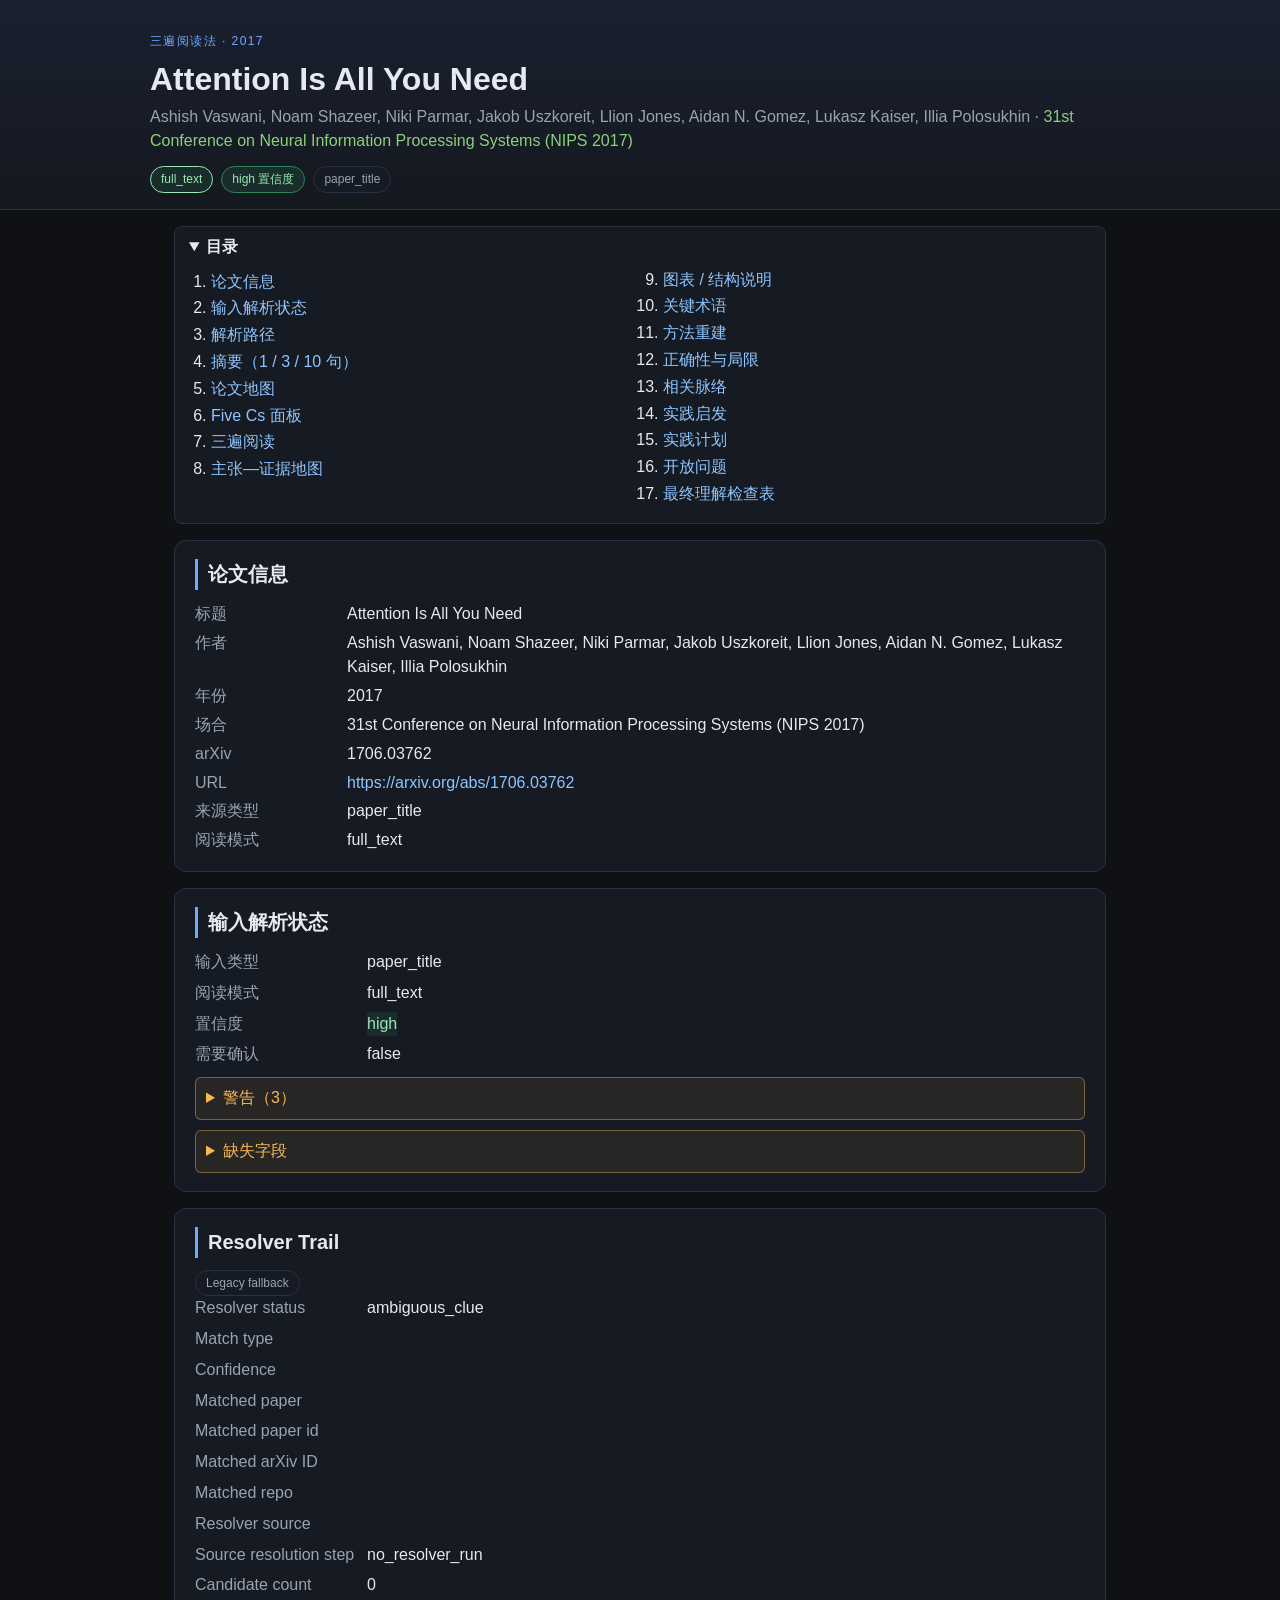
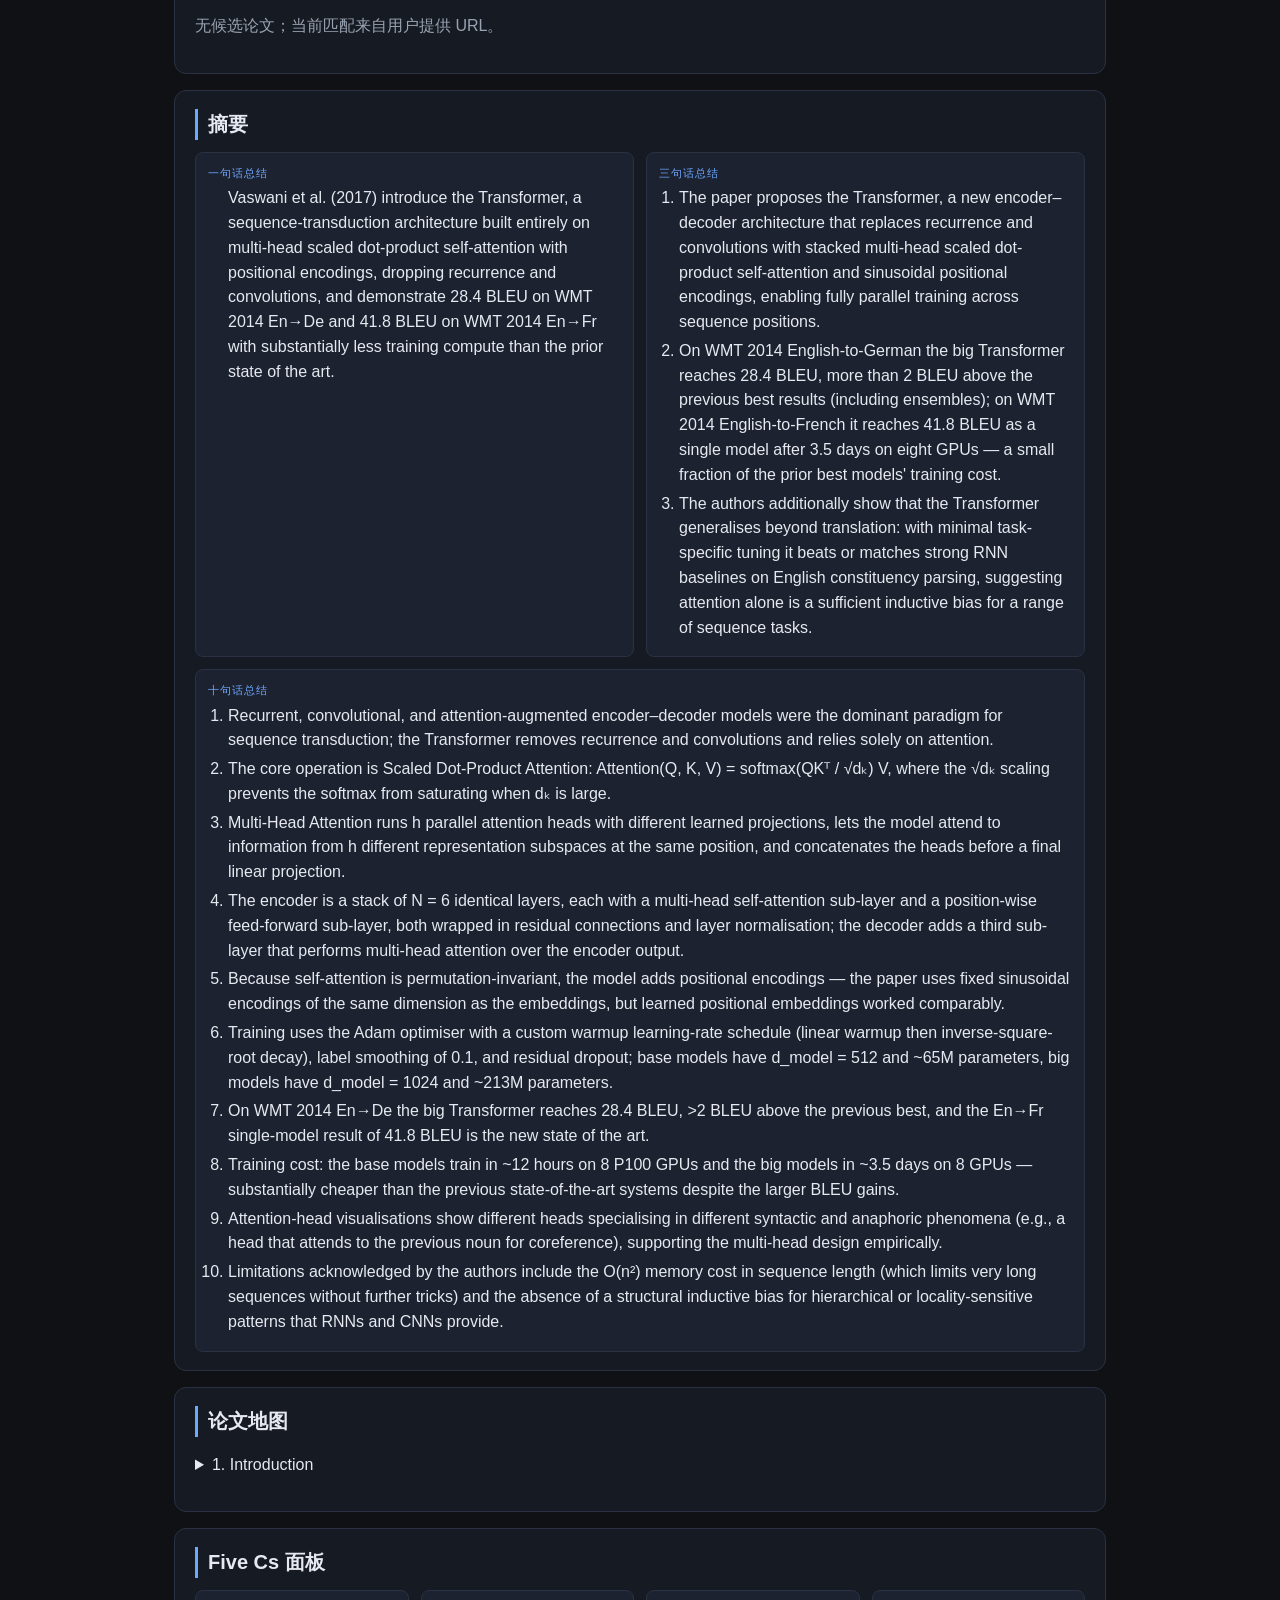
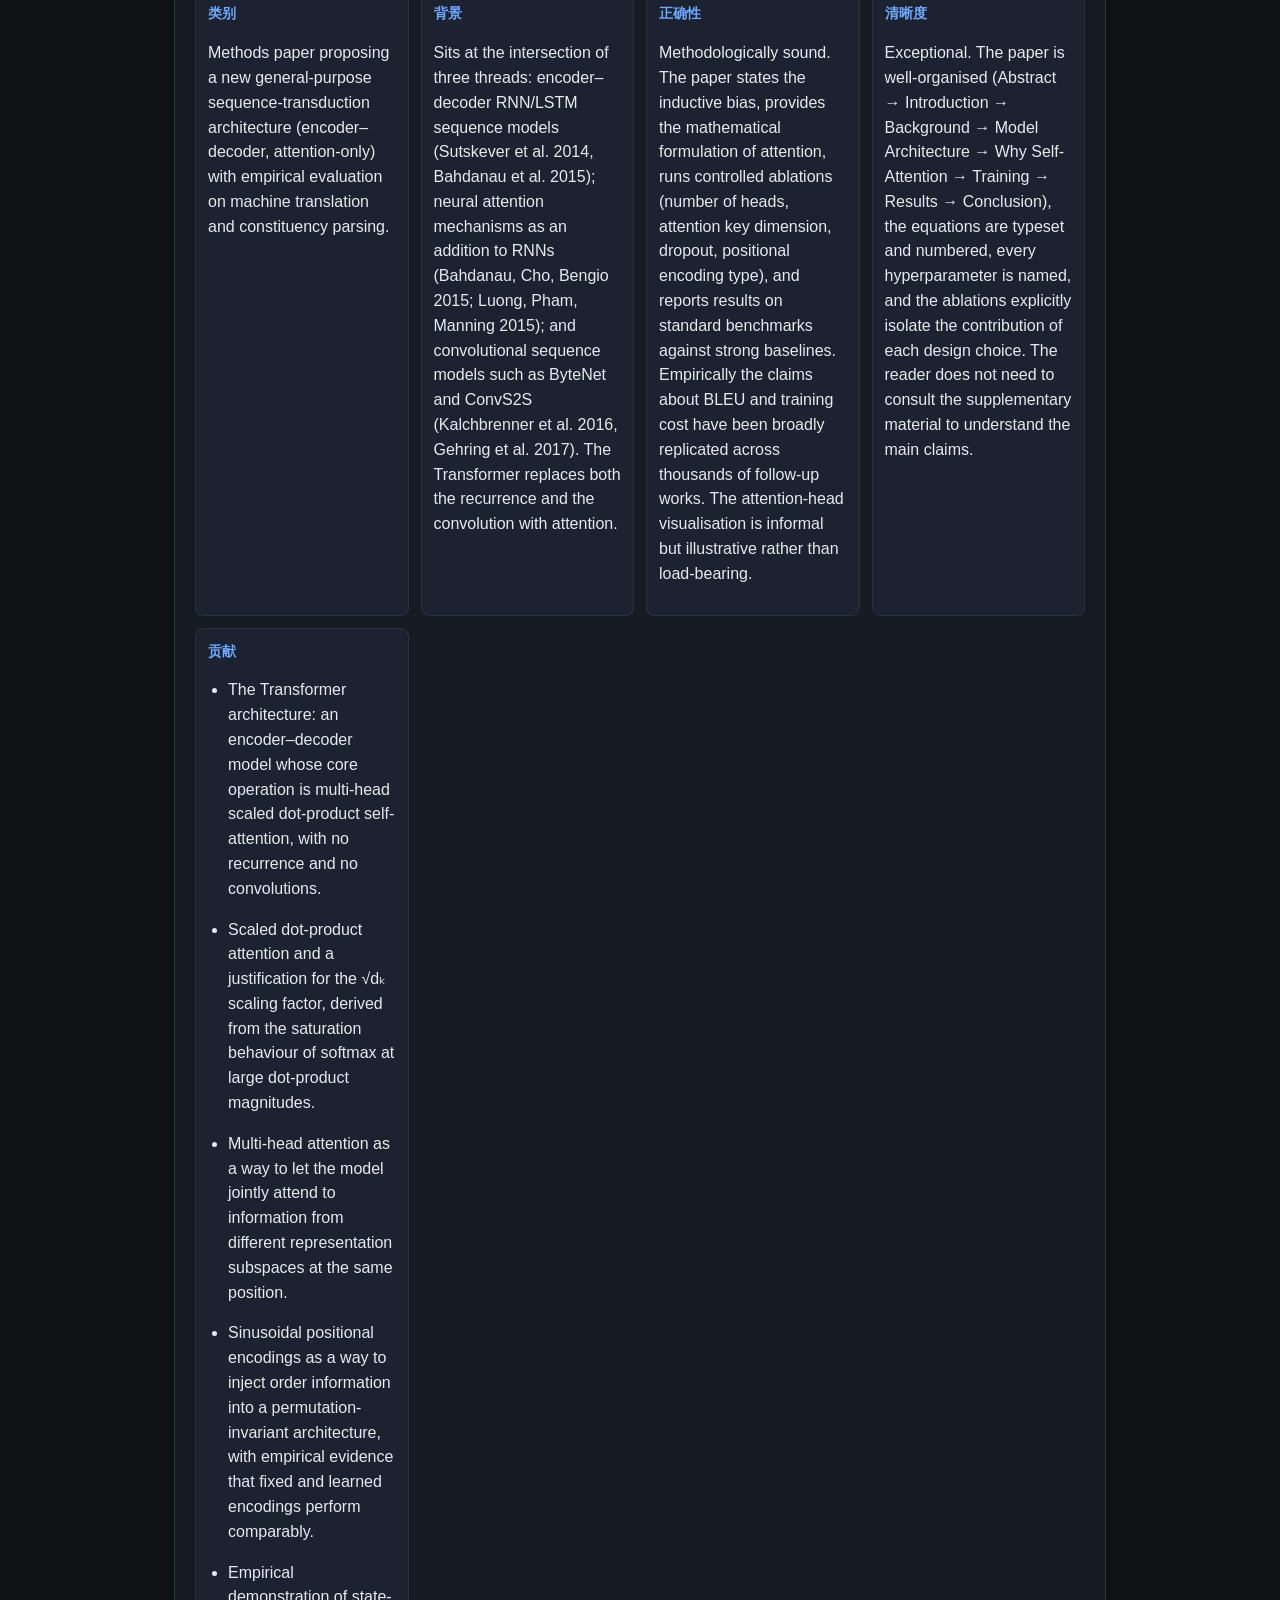
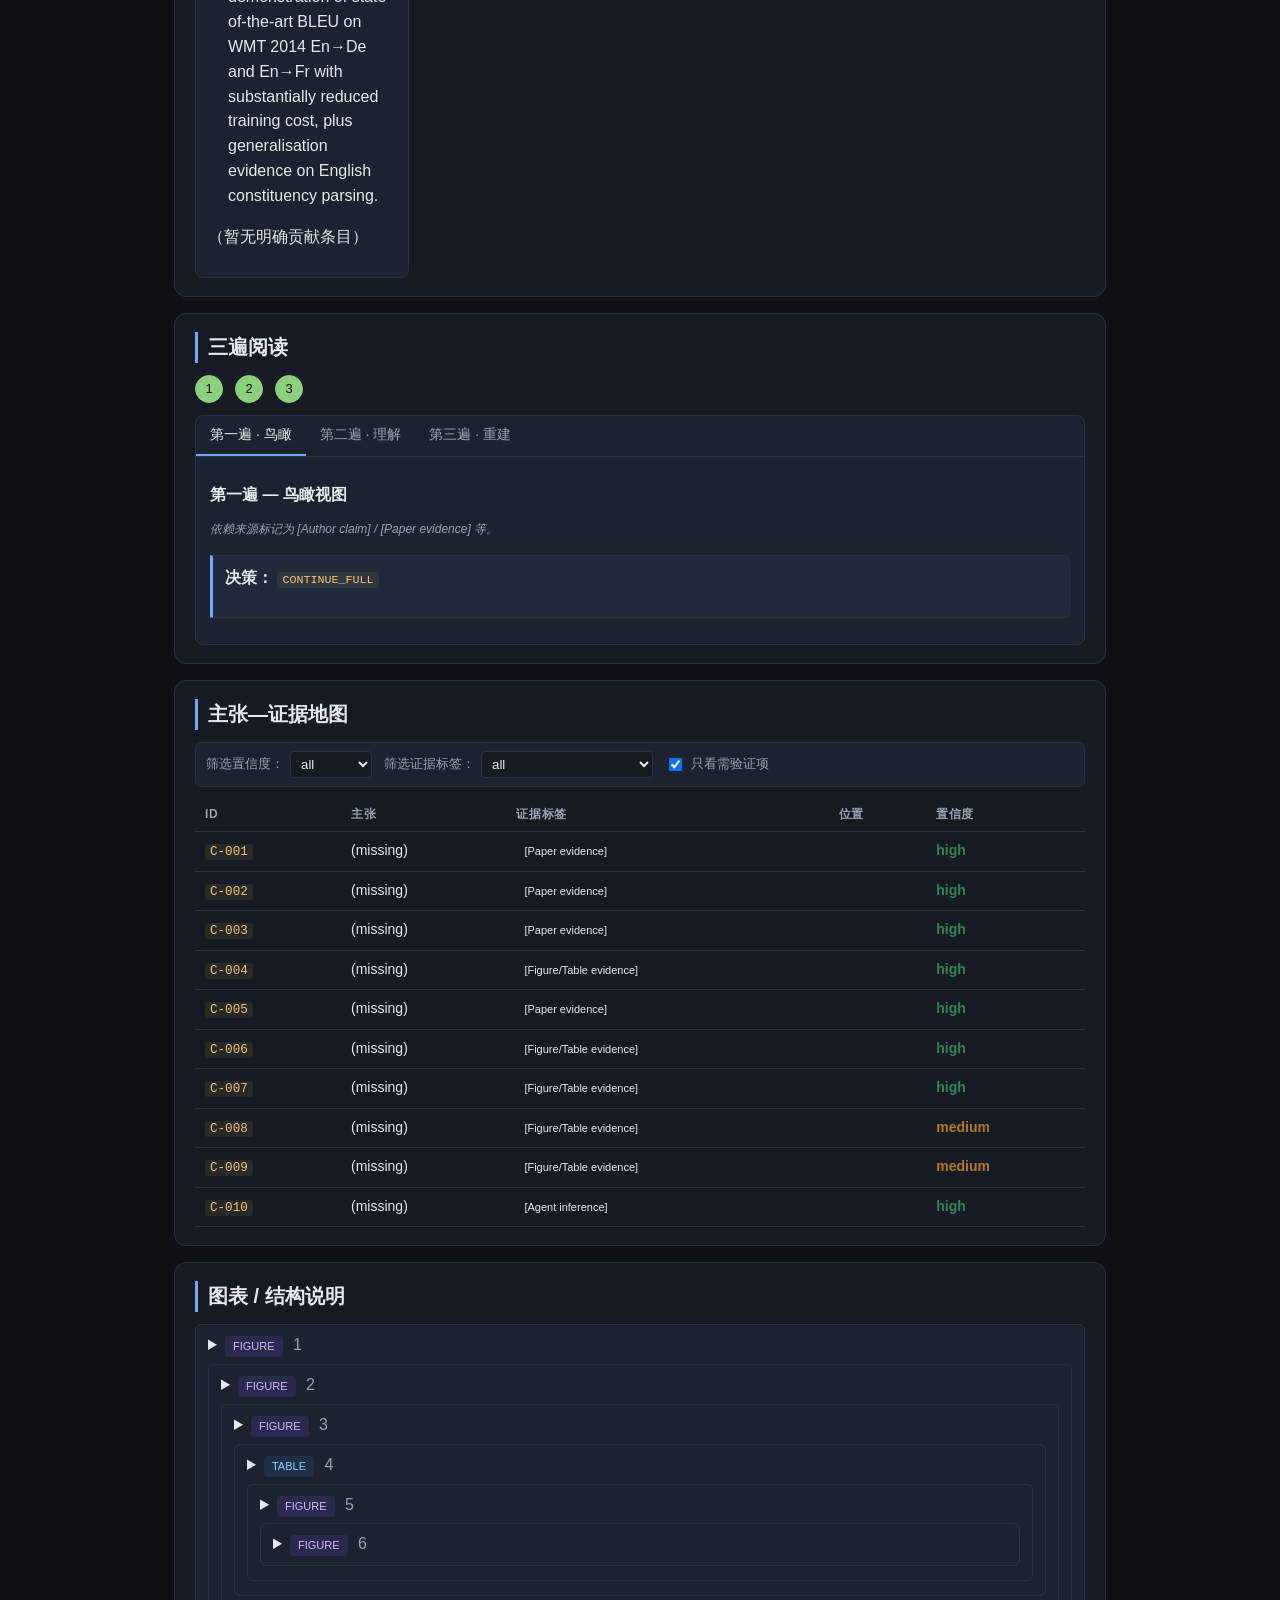
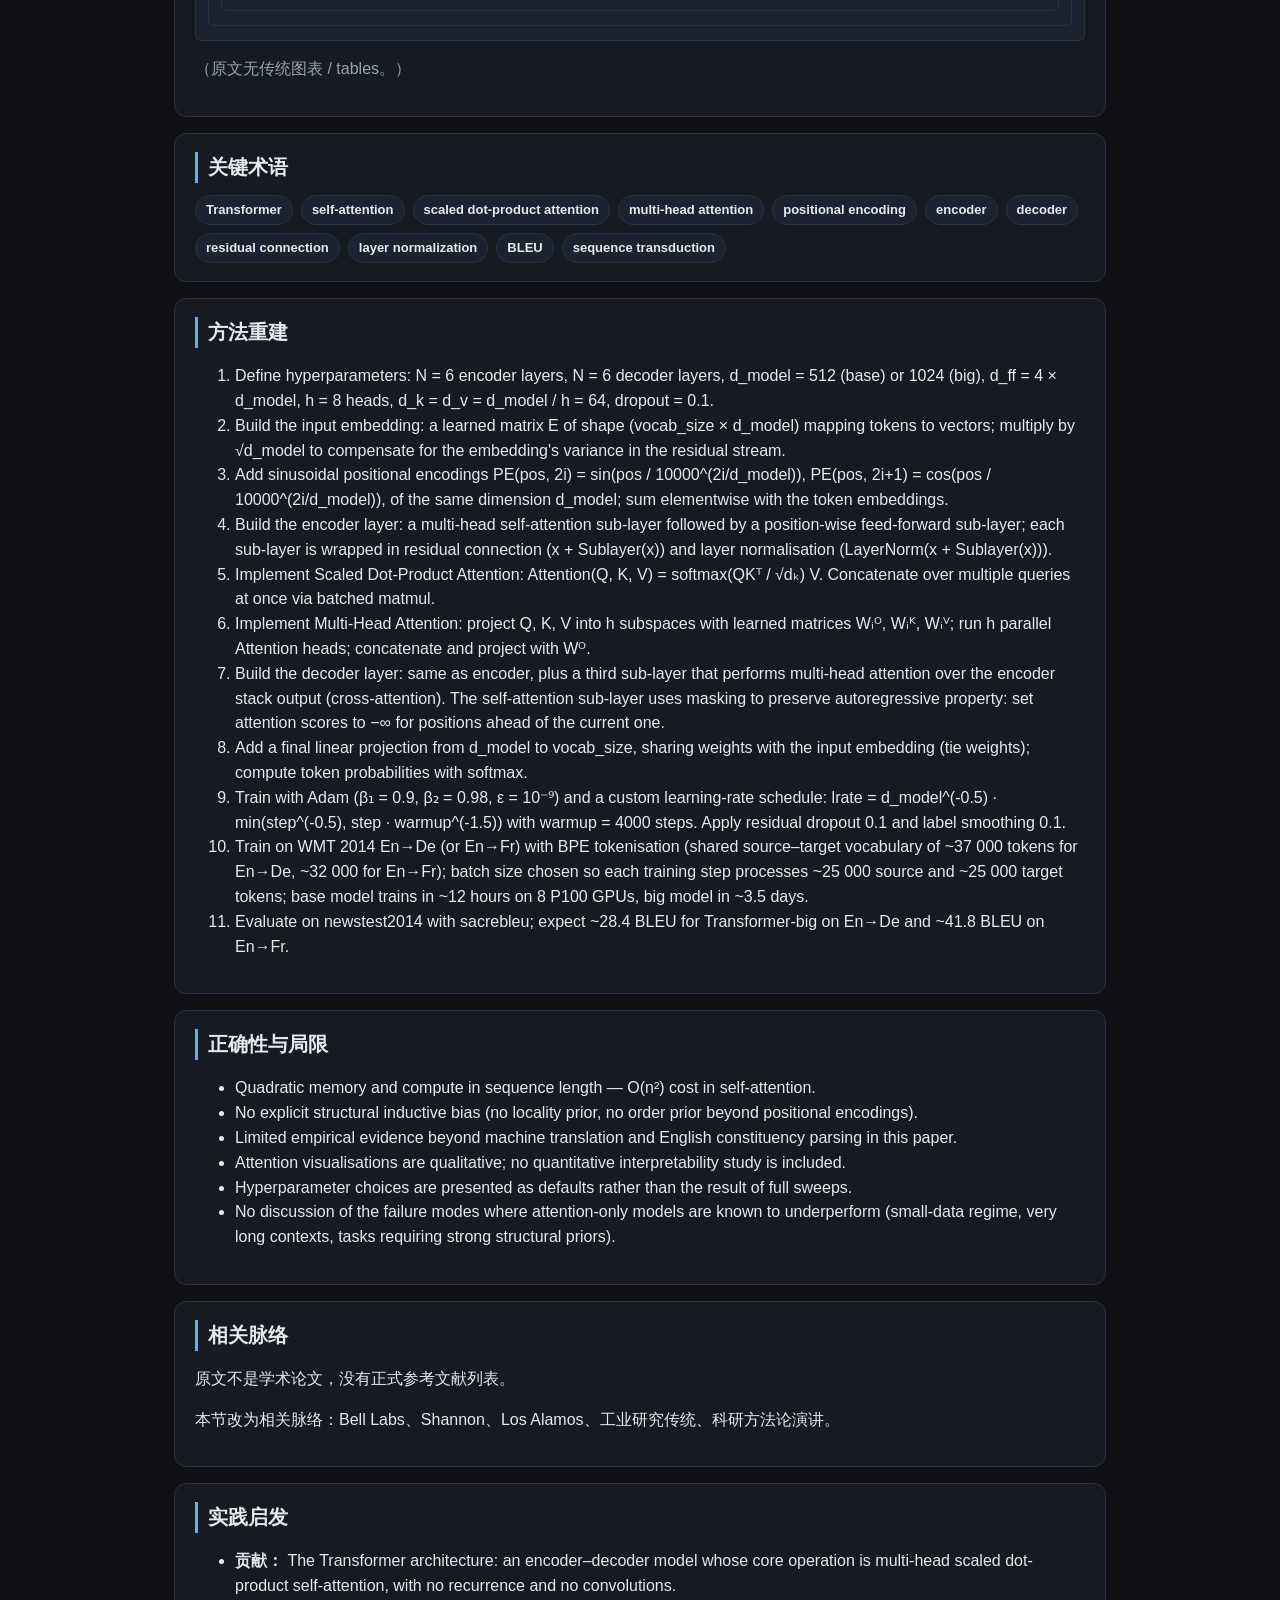
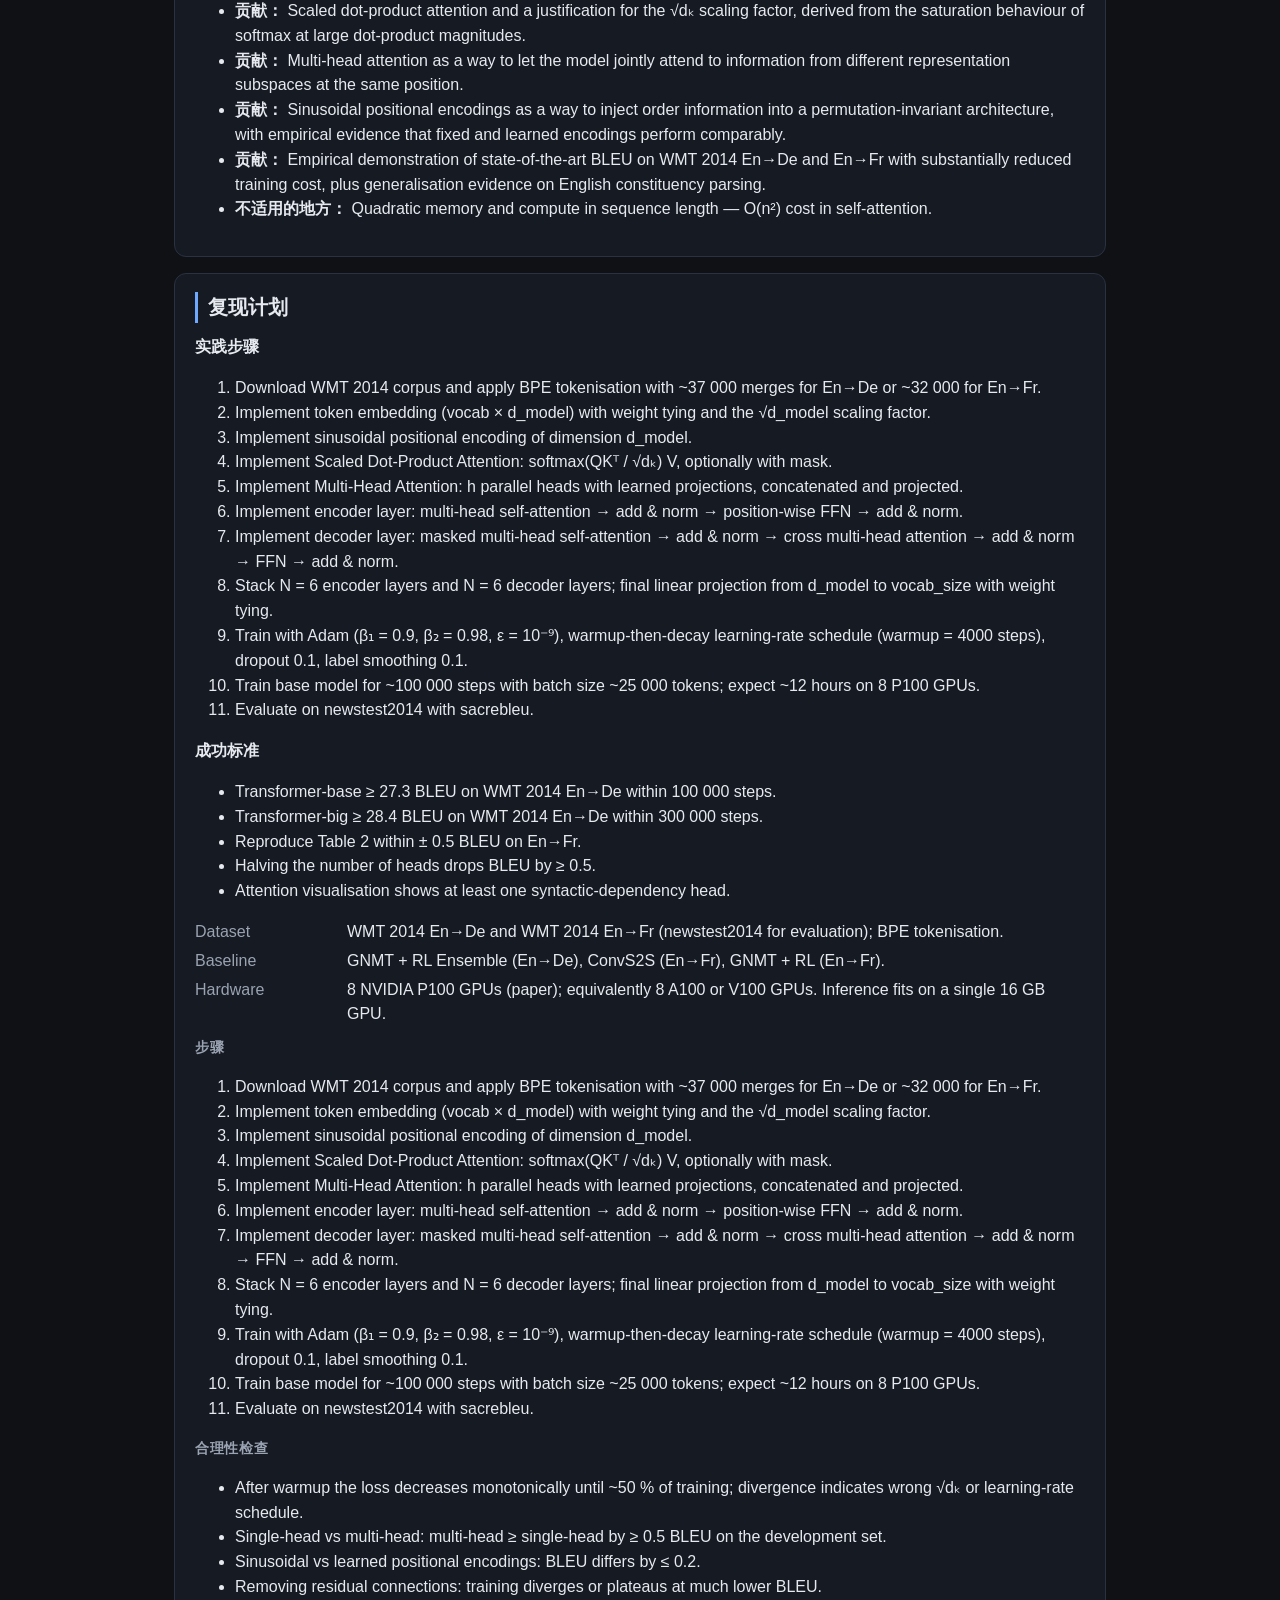
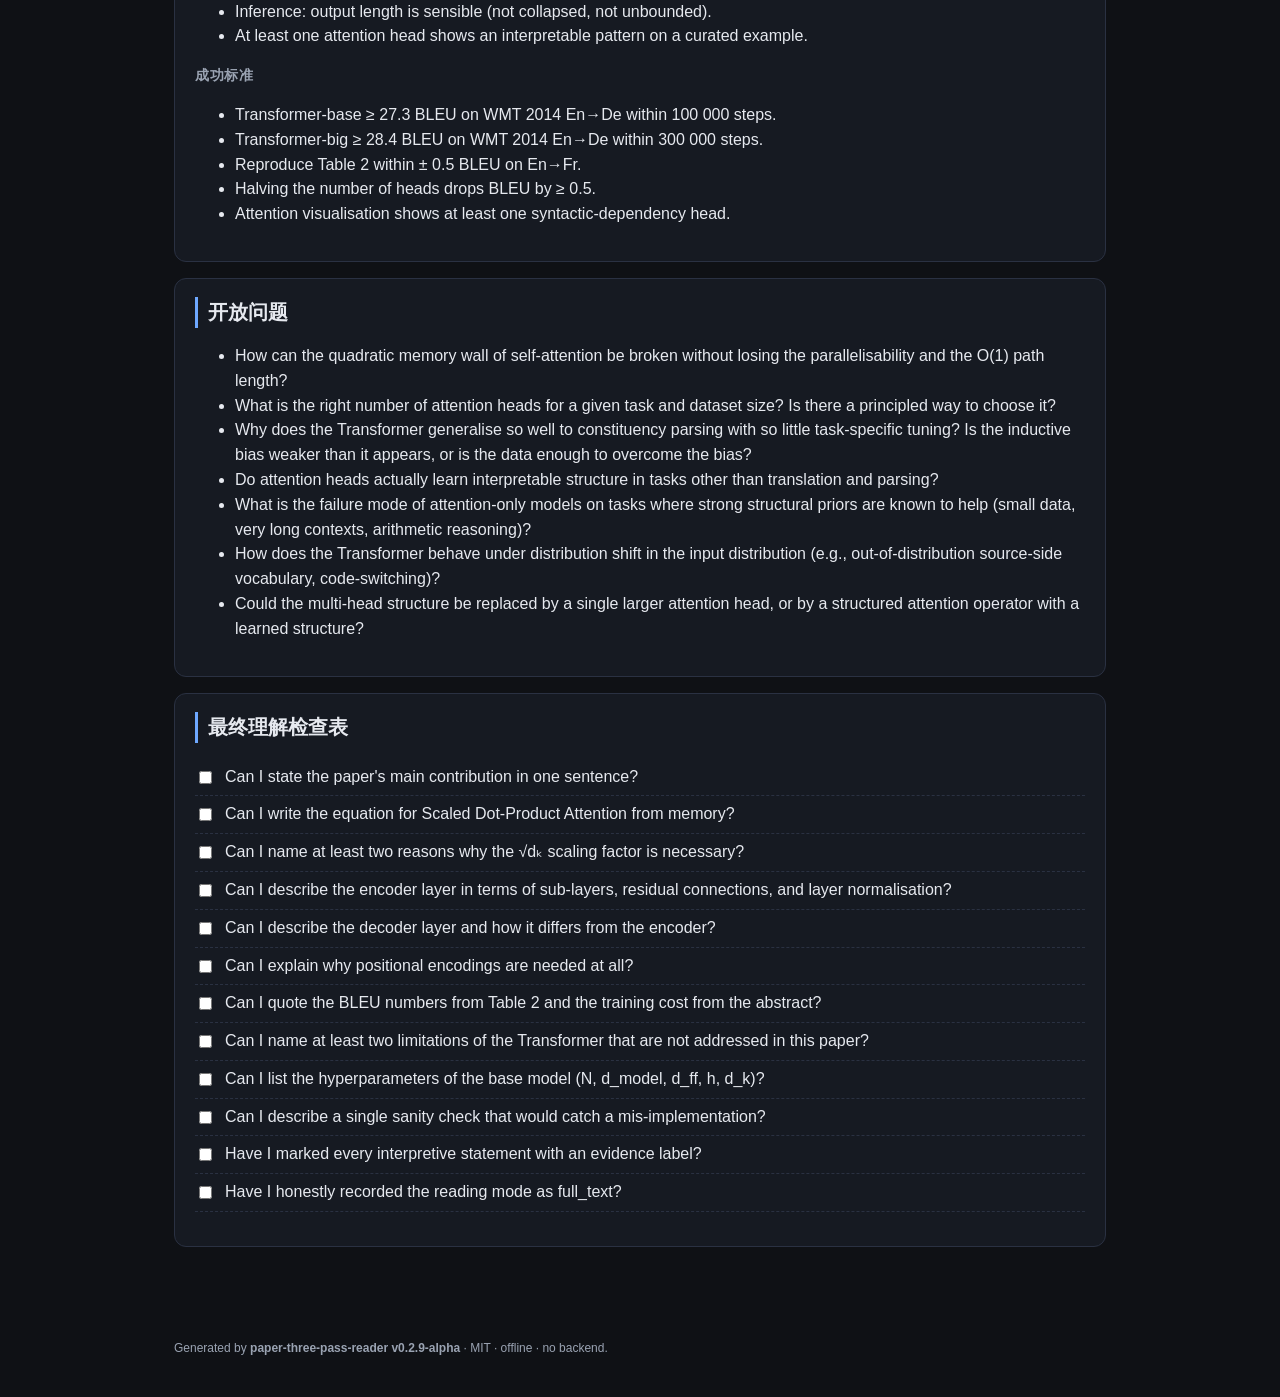
<file: weakinput-title-attention-is-all-you-need/index.html>
<!doctype html>
<html lang="">
<head>
  <meta charset="utf-8" />
  <meta name="viewport" content="width=device-width, initial-scale=1" />
  <title>Attention Is All You Need — Three-Pass Reading</title>
  <link rel="stylesheet" href="assets/style.css" />
</head>
<body data-reading-mode="full_text">
  <header class="hero">
    <div class="hero-row">
      <div class="hero-text">
        <div class="kicker">三遍阅读法 · 2017</div>
        <h1>Attention Is All You Need</h1>
        <div class="byline">
          <span>Ashish Vaswani</span>, <span>Noam Shazeer</span>, <span>Niki Parmar</span>, <span>Jakob Uszkoreit</span>, <span>Llion Jones</span>, <span>Aidan N. Gomez</span>, <span>Lukasz Kaiser</span>, <span>Illia Polosukhin</span>
           · <span class="venue">31st Conference on Neural Information Processing Systems (NIPS 2017)</span>
        </div>
        <div class="badges">
          <span class="badge badge-mode" title="阅读模式">full_text</span>
          <span class="badge badge-confidence badge-confidence-high">high 置信度</span>
          <span class="badge badge-input">paper_title</span>
        </div>
      </div>
    </div>
  </header>

  <nav class="toc">
    <details open>
      <summary>目录</summary>
      <ol>
        <li><a href="#metadata">论文信息</a></li>
        <li><a href="#intake">输入解析状态</a></li>
        <li><a href="#resolver-trail">解析路径</a></li>
        <li><a href="#summary">摘要（1 / 3 / 10 句）</a></li>
        <li><a href="#paper-map">论文地图</a></li>
        <li><a href="#five-cs">Five Cs 面板</a></li>
        <li><a href="#passes">三遍阅读</a></li>
        <li><a href="#claims">主张—证据地图</a></li>
        <li><a href="#figures">图表 / 结构说明</a></li>
        <li><a href="#glossary">关键术语</a></li>
        <li><a href="#reconstruction">方法重建</a></li>
        <li><a href="#limitations">正确性与局限</a></li>
        <li><a href="#related">相关脉络</a></li>
        <li><a href="#implications">实践启发</a></li>
        <li><a href="#reproduction">实践计划</a></li>
        <li><a href="#open">开放问题</a></li>
        <li><a href="#checklist">最终理解检查表</a></li>
      </ol>
    </details>
  </nav>

  <main>
    <!-- 1. Hero Summary / Paper Metadata -->
    <section id="metadata" class="card">
      <h2>论文信息</h2>
      <dl class="kv">
        <dt>标题</dt><dd>Attention Is All You Need</dd>
        <dt>作者</dt><dd>Ashish Vaswani, Noam Shazeer, Niki Parmar, Jakob Uszkoreit, Llion Jones, Aidan N. Gomez, Lukasz Kaiser, Illia Polosukhin</dd>
        <dt>年份</dt><dd>2017</dd>
        <dt>场合</dt><dd>31st Conference on Neural Information Processing Systems (NIPS 2017)</dd>
        <dt>arXiv</dt><dd>1706.03762</dd>
        
        <dt>URL</dt><dd><a href="https://arxiv.org/abs/1706.03762">https://arxiv.org/abs/1706.03762</a></dd>
        <dt>来源类型</dt><dd>paper_title</dd>
        <dt>阅读模式</dt><dd>full_text</dd>
      </dl>
    </section>

    <!-- 2. Intake Status -->
    <section id="intake" class="card">
      <h2>输入解析状态</h2>
      <ul class="kv-list">
        <li><span class="label">输入类型</span> <span class="value">paper_title</span></li>
        <li><span class="label">阅读模式</span> <span class="value">full_text</span></li>
        <li><span class="label">置信度</span> <span class="value badge-confidence badge-confidence-high">high</span></li>
        <li><span class="label">需要确认</span> <span class="value">false</span></li>
      </ul>
      
      <details class="warnings">
        <summary>警告（3）</summary>
        <ul><li>Input was a bare title with no authors, year, or abstract.</li><li>Title was matched to a known landmark paper; resolution is high-confidence but assumes the user meant *that* paper (not a paper that merely shares the title).</li><li>Version v7 of arXiv 1706.03762 (last updated 2 Aug 2023) was used; original submission v1 was 12 Jun 2017.</li></ul>
      </details>
      
      
      <details class="warnings">
        <summary>缺失字段</summary>
        <ul><li>doi</li></ul>
      </details>
      
    </section>

    <!-- 2b. Resolver Trail (structured source_resolution, v0.2.8) -->
    <section id="resolver-trail" class="card">
      <h2>Resolver Trail</h2>
      
      <div class="badges">
        
        
        <span class="badge badge-input">Legacy fallback</span>
        
        
      </div>
      <ul class="kv-list">
        <li><span class="label">Resolver status</span> <span class="value">ambiguous_clue</span></li>
        <li><span class="label">Match type</span> <span class="value"></span></li>
        <li><span class="label">Confidence</span> <span class="value"></span></li>
        <li><span class="label">Matched paper</span> <span class="value"></span></li>
        <li><span class="label">Matched paper id</span> <span class="value"></span></li>
        <li><span class="label">Matched arXiv ID</span> <span class="value"></span></li>
        <li><span class="label">Matched repo</span> <span class="value"></span></li>
        <li><span class="label">Resolver source</span> <span class="value"></span></li>
        <li><span class="label">Source resolution step</span> <span class="value">no_resolver_run</span></li>
        <li><span class="label">Candidate count</span> <span class="value">0</span></li>
      </ul>
      </li></ul>
      </details>
      
      <p class="muted">无候选论文；当前匹配来自用户提供 URL。</p>
      
      
    </section>

    <!-- 3. Summaries -->
    <section id="summary" class="card">
      <h2>摘要</h2>
      <div class="summary-grid">
        <div class="summary-box">
          <div class="summary-label">一句话总结</div>
          <p>Vaswani et al. (2017) introduce the Transformer, a sequence-transduction architecture built entirely on multi-head scaled dot-product self-attention with positional encodings, dropping recurrence and convolutions, and demonstrate 28.4 BLEU on WMT 2014 En→De and 41.8 BLEU on WMT 2014 En→Fr with substantially less training compute than the prior state of the art.</p>
        </div>
        <div class="summary-box">
          <div class="summary-label">三句话总结</div>
          <ol><li>The paper proposes the Transformer, a new encoder–decoder architecture that replaces recurrence and convolutions with stacked multi-head scaled dot-product self-attention and sinusoidal positional encodings, enabling fully parallel training across sequence positions.</li><li>On WMT 2014 English-to-German the big Transformer reaches 28.4 BLEU, more than 2 BLEU above the previous best results (including ensembles); on WMT 2014 English-to-French it reaches 41.8 BLEU as a single model after 3.5 days on eight GPUs — a small fraction of the prior best models' training cost.</li><li>The authors additionally show that the Transformer generalises beyond translation: with minimal task-specific tuning it beats or matches strong RNN baselines on English constituency parsing, suggesting attention alone is a sufficient inductive bias for a range of sequence tasks.</li></ol>
        </div>
        <div class="summary-box summary-wide">
          <div class="summary-label">十句话总结</div>
          <ol><li>Recurrent, convolutional, and attention-augmented encoder–decoder models were the dominant paradigm for sequence transduction; the Transformer removes recurrence and convolutions and relies solely on attention.</li><li>The core operation is Scaled Dot-Product Attention: Attention(Q, K, V) = softmax(QKᵀ / √dₖ) V, where the √dₖ scaling prevents the softmax from saturating when dₖ is large.</li><li>Multi-Head Attention runs h parallel attention heads with different learned projections, lets the model attend to information from h different representation subspaces at the same position, and concatenates the heads before a final linear projection.</li><li>The encoder is a stack of N = 6 identical layers, each with a multi-head self-attention sub-layer and a position-wise feed-forward sub-layer, both wrapped in residual connections and layer normalisation; the decoder adds a third sub-layer that performs multi-head attention over the encoder output.</li><li>Because self-attention is permutation-invariant, the model adds positional encodings — the paper uses fixed sinusoidal encodings of the same dimension as the embeddings, but learned positional embeddings worked comparably.</li><li>Training uses the Adam optimiser with a custom warmup learning-rate schedule (linear warmup then inverse-square-root decay), label smoothing of 0.1, and residual dropout; base models have d_model = 512 and ~65M parameters, big models have d_model = 1024 and ~213M parameters.</li><li>On WMT 2014 En→De the big Transformer reaches 28.4 BLEU, >2 BLEU above the previous best, and the En→Fr single-model result of 41.8 BLEU is the new state of the art.</li><li>Training cost: the base models train in ~12 hours on 8 P100 GPUs and the big models in ~3.5 days on 8 GPUs — substantially cheaper than the previous state-of-the-art systems despite the larger BLEU gains.</li><li>Attention-head visualisations show different heads specialising in different syntactic and anaphoric phenomena (e.g., a head that attends to the previous noun for coreference), supporting the multi-head design empirically.</li><li>Limitations acknowledged by the authors include the O(n²) memory cost in sequence length (which limits very long sequences without further tricks) and the absence of a structural inductive bias for hierarchical or locality-sensitive patterns that RNNs and CNNs provide.</li></ol>
        </div>
      </div>
    </section>

    <!-- 4. Paper Map -->
    <section id="paper-map" class="card">
      <h2>论文地图</h2>
      <ul class="tree">
        
        <li>
          <details><summary>1. Introduction</summary>
            
        <li>
          <details><summary>2. Background</summary>
            
        <li>
          <details><summary>3. Model Architecture</summary>
            
            <ul><li>3.1 Encoder and Decoder Stacks</li><li>3.2 Attention</li><li>3.2.1 Scaled Dot-Product Attention</li><li>3.2.2 Multi-Head Attention</li><li>3.2.3 Applications of Attention in our Model</li><li>3.2.4 (inside Why Self-Attention) Internal structure</li><li>3.3 Position-wise Feed-Forward Networks</li><li>3.4 Embeddings and Softmax</li><li>3.5 Positional Encoding</li><li>3.6 Training</li>
        <li>
          <details><summary>4. Why Self-Attention</summary>
            
        <li>
          <details><summary>5. Training</summary>
            
            <ul><li>5.1 Training Data and Batching</li><li>5.2 Hardware and Schedule</li><li>5.3 Optimizer</li><li>5.4 Regularization</li>
        <li>
          <details><summary>6. Results</summary>
            
            <ul><li>6.1 Machine Translation</li><li>6.2 Model Variations</li><li>6.3 English Constituency Parsing</li>
        <li>
          <details><summary>7. Conclusion</summary>
            
        <li>
          <details><summary>References</summary>
            </ul>
            
          </details>
        </li>
        
      </ul>
    </section>

    <!-- 5. Five Cs -->
    <section id="five-cs" class="card">
      <h2>Five Cs 面板</h2>
      <div class="five-cs-grid">
        <article class="ccard">
          <h3>类别</h3>
          <p class="ccard-value">Methods paper proposing a new general-purpose sequence-transduction architecture (encoder–decoder, attention-only) with empirical evaluation on machine translation and constituency parsing.</p>
          
          
        </article>
        <article class="ccard">
          <h3>背景</h3>
          <p class="ccard-value">Sits at the intersection of three threads: encoder–decoder RNN/LSTM sequence models (Sutskever et al. 2014, Bahdanau et al. 2015); neural attention mechanisms as an addition to RNNs (Bahdanau, Cho, Bengio 2015; Luong, Pham, Manning 2015); and convolutional sequence models such as ByteNet and ConvS2S (Kalchbrenner et al. 2016, Gehring et al. 2017). The Transformer replaces both the recurrence and the convolution with attention.</p>
          
          
        </article>
        <article class="ccard">
          <h3>正确性</h3>
          <p class="ccard-value">Methodologically sound. The paper states the inductive bias, provides the mathematical formulation of attention, runs controlled ablations (number of heads, attention key dimension, dropout, positional encoding type), and reports results on standard benchmarks against strong baselines. Empirically the claims about BLEU and training cost have been broadly replicated across thousands of follow-up works. The attention-head visualisation is informal but illustrative rather than load-bearing.</p>
          
          
        </article>
        <article class="ccard">
          <h3>清晰度</h3>
          <p class="ccard-value">Exceptional. The paper is well-organised (Abstract → Introduction → Background → Model Architecture → Why Self-Attention → Training → Results → Conclusion), the equations are typeset and numbered, every hyperparameter is named, and the ablations explicitly isolate the contribution of each design choice. The reader does not need to consult the supplementary material to understand the main claims.</p>
          
          
        </article>
        <article class="ccard ccard-wide">
          <h3>贡献</h3>
          
          <ul><li><p class="ccard-value">The Transformer architecture: an encoder–decoder model whose core operation is multi-head scaled dot-product self-attention, with no recurrence and no convolutions.</p><li><p class="ccard-value">Scaled dot-product attention and a justification for the √dₖ scaling factor, derived from the saturation behaviour of softmax at large dot-product magnitudes.</p><li><p class="ccard-value">Multi-head attention as a way to let the model jointly attend to information from different representation subspaces at the same position.</p><li><p class="ccard-value">Sinusoidal positional encodings as a way to inject order information into a permutation-invariant architecture, with empirical evidence that fixed and learned encodings perform comparably.</p><li><p class="ccard-value">Empirical demonstration of state-of-the-art BLEU on WMT 2014 En→De and En→Fr with substantially reduced training cost, plus generalisation evidence on English constituency parsing.</p></li></ul>
          
          <p class="ccard-empty">（暂无明确贡献条目）</p>
          
        </article>
      </div>
    </section>

    <!-- 6. Pass 1 / Pass 2 / Pass 3 Tabs -->
    <section id="passes" class="card">
      <h2>三遍阅读</h2>
      <div class="timeline">
        <span class="dot done" title="Pass 1">1</span>
        <span class="dot done" title="Pass 2">2</span>
        <span class="dot done" title="Pass 3">3</span>
      </div>
      <div class="tabs">
        <div class="tab-buttons" role="tablist">
          <button class="tab-btn active" data-tab="p1" role="tab">第一遍 · 鸟瞰</button>
          <button class="tab-btn" data-tab="p2" role="tab">第二遍 · 理解</button>
          <button class="tab-btn" data-tab="p3" role="tab">第三遍 · 重建</button>
        </div>

        <div class="tab-panel active" data-panel="p1">
          <h3>第一遍 — 鸟瞰视图</h3>
          <p class="evidence-line">依赖来源标记为 [Author claim] / [Paper evidence] 等。</p>
          <p></p>
          <div class="callout">
            <strong>决策：</strong> <code>CONTINUE_FULL</code>
            <p></p>
          </div>
        </div>

        <div class="tab-panel" data-panel="p2">
          <h3>第二遍 — 深入理解</h3>
          <h4>核心观点</h4>
          <ol><li>Attention alone — without recurrence or convolution — is sufficient to build a state-of-the-art sequence-transduction encoder–decoder, provided the attention is multi-head and scaled.</li><li>Self-attention connects all positions in a sequence with O(1) path length, compared with O(n) for recurrent layers, which directly improves both parallelisability (training) and long-range dependency modelling.</li><li>Multi-head attention is more expressive than single-head attention because it lets the model attend to information from different representation subspaces at the same position; ablations show that ablations on head count cost BLEU.</li><li>Scaled dot-product attention (softmax(QKᵀ / √dₖ) V) is necessary: without the √dₖ factor the softmax saturates for large dₖ and training fails. The paper proves this both empirically (a variant without the scaling diverges) and intuitively (dot products grow with √dₖ).</li><li>Positional information is reintroduced via fixed sinusoidal encodings added to the input embeddings; the paper shows that learned positional embeddings perform comparably, suggesting that the exact choice is not critical.</li><li>A two-stage learning-rate schedule (linear warmup then inverse-square-root decay) plus residual dropout and label smoothing gives stable training of the deep stack.</li><li>The architectural inductive bias is weak (no locality prior, no order prior) — this is a deliberate trade-off. The paper argues the trade-off is worth it for sequence length ≤ a few hundred because of the parallelisability and the O(1) path length.</li></ol>
          
          <h4>关键参考文献</h4>
          <ul class="refs"><li><strong>Neural Machine Translation by Jointly Learning to Align and Translate</strong> — ['D. Bahdanau', 'K. Cho', 'Y. Bengio']<li><strong>Sequence to Sequence Learning with Neural Networks</strong> — ['I. Sutskever', 'O. Vinyals', 'Q. V. Le']<li><strong>Convolutional Sequence to Sequence Learning</strong> — ['J. Gehring', 'M. Auli', 'D. Grangier', 'D. Yarats', 'Y. N. Dauphin']<li><strong>Long Short-Term Memory</strong> — ['S. Hochreiter', 'J. Schmidhuber']<li><strong>Outrageously Large Neural Networks: The Sparsely-Gated Mixture-of-Experts Layer</strong> — ['N. Shazeer', 'A. Mirhoseini', 'K. Maziarz', 'A. Davis', 'Q. Le', 'G. Hinton', 'J. Dean']<li><strong>Grammar as a Foreign Language</strong> — ['O. Vinyals', 'L. Kaiser', 'T. Koo', 'S. Petrov', 'I. Sutskever', 'G. Hinton']</li></ul>
          
        </div>

        <div class="tab-panel" data-panel="p3">
          <h3>第三遍 — 重建</h3>
          <h4>方法重建</h4>
          <ol><li>Define hyperparameters: N = 6 encoder layers, N = 6 decoder layers, d_model = 512 (base) or 1024 (big), d_ff = 4 × d_model, h = 8 heads, d_k = d_v = d_model / h = 64, dropout = 0.1.</li><li>Build the input embedding: a learned matrix E of shape (vocab_size × d_model) mapping tokens to vectors; multiply by √d_model to compensate for the embedding's variance in the residual stream.</li><li>Add sinusoidal positional encodings PE(pos, 2i) = sin(pos / 10000^(2i/d_model)), PE(pos, 2i+1) = cos(pos / 10000^(2i/d_model)), of the same dimension d_model; sum elementwise with the token embeddings.</li><li>Build the encoder layer: a multi-head self-attention sub-layer followed by a position-wise feed-forward sub-layer; each sub-layer is wrapped in residual connection (x + Sublayer(x)) and layer normalisation (LayerNorm(x + Sublayer(x))).</li><li>Implement Scaled Dot-Product Attention: Attention(Q, K, V) = softmax(QKᵀ / √dₖ) V. Concatenate over multiple queries at once via batched matmul.</li><li>Implement Multi-Head Attention: project Q, K, V into h subspaces with learned matrices Wᵢᴼ, Wᵢᴷ, Wᵢⱽ; run h parallel Attention heads; concatenate and project with Wᴼ.</li><li>Build the decoder layer: same as encoder, plus a third sub-layer that performs multi-head attention over the encoder stack output (cross-attention). The self-attention sub-layer uses masking to preserve autoregressive property: set attention scores to −∞ for positions ahead of the current one.</li><li>Add a final linear projection from d_model to vocab_size, sharing weights with the input embedding (tie weights); compute token probabilities with softmax.</li><li>Train with Adam (β₁ = 0.9, β₂ = 0.98, ε = 10⁻⁹) and a custom learning-rate schedule: lrate = d_model^(-0.5) · min(step^(-0.5), step · warmup^(-1.5)) with warmup = 4000 steps. Apply residual dropout 0.1 and label smoothing 0.1.</li><li>Train on WMT 2014 En→De (or En→Fr) with BPE tokenisation (shared source–target vocabulary of ~37 000 tokens for En→De, ~32 000 for En→Fr); batch size chosen so each training step processes ~25 000 source and ~25 000 target tokens; base model trains in ~12 hours on 8 P100 GPUs, big model in ~3.5 days.</li><li>Evaluate on newstest2014 with sacrebleu; expect ~28.4 BLEU for Transformer-big on En→De and ~41.8 BLEU on En→Fr.</li></ol>
          
          <h4>批判性审视要点</h4>
          <ul><li>The paper presents a single-configuration ablation table on number of heads (Table 4) that uses the base model on a development set; this is informative but not a full hyperparameter sweep, and the optimal number of heads on a different task or scale is not guaranteed to be 8.</li><li>The training-time comparison in Table 2 mixes wall-clock and FLOPs depending on row, and the FLOPs accounting ignores implementation overhead; the comparison is broadly correct but not apples-to-apples.</li><li>The attention-head visualisations (Figure 5) are informal and pick out cherry-picked heads that look interpretable; they are not a quantitative interpretability study.</li><li>The paper does not discuss the O(n²) memory cost of self-attention; this becomes a binding constraint for very long sequences and is the explicit motivation for follow-ups like Longformer, Linformer, and FlashAttention.</li><li>The English constituency parsing result (Table 3) is reported but not analysed in depth; the dataset choice (WSJ, BerkeleyParser) and the role of pre-training are not discussed.</li><li>There is no failure-mode analysis: where does the Transformer actually lose to RNNs or CNNs? The paper frames the comparison as 'Transformer wins everywhere', which is an overstatement.</li><li>Label smoothing of 0.1 is reported to help, but a sweep over the smoothing value is not provided; the choice is presented as a known good default rather than as a deliberate design choice.</li></ul>
          
        </div>
      </div>
    </section>

    <!-- 7. Claims-Evidence Map -->
    <section id="claims" class="card">
      <h2>主张—证据地图</h2>
      <div class="filters">
        <label>筛选置信度：
          <select id="filter-confidence">
            <option value="">all</option>
            <option value="high">high</option>
            <option value="medium">medium</option>
            <option value="low">low</option>
          </select>
        </label>
        <label>筛选证据标签：
          <select id="filter-label">
            <option value="">all</option>
            <option>[Paper evidence]</option>
            <option>[Figure/Table evidence]</option>
            <option>[Author claim]</option>
            <option>[Agent inference]</option>
            <option>[Uncertain]</option>
            <option>[Needs verification]</option>
          </select>
        </label>
        <label><input type="checkbox" id="filter-needs" checked /> 只看需验证项</label>
      </div>
      <table class="claims-table">
        <thead>
          <tr><th>ID</th><th>主张</th><th>证据标签</th><th>位置</th><th>置信度</th></tr>
        </thead>
        <tbody>
          
          <tr data-confidence="high" data-label="[Paper evidence]" data-needs="true">
            <td><code>C-001</code></td>
            <td>(missing)</td>
            <td><span class="ev-label ev-paper-evidence">[Paper evidence]</span></td>
            <td></td>
            <td><span class="conf conf-high">high</span></td>
          </tr>
          
          <tr data-confidence="high" data-label="[Paper evidence]" data-needs="true">
            <td><code>C-002</code></td>
            <td>(missing)</td>
            <td><span class="ev-label ev-paper-evidence">[Paper evidence]</span></td>
            <td></td>
            <td><span class="conf conf-high">high</span></td>
          </tr>
          
          <tr data-confidence="high" data-label="[Paper evidence]" data-needs="true">
            <td><code>C-003</code></td>
            <td>(missing)</td>
            <td><span class="ev-label ev-paper-evidence">[Paper evidence]</span></td>
            <td></td>
            <td><span class="conf conf-high">high</span></td>
          </tr>
          
          <tr data-confidence="high" data-label="[Figure/Table evidence]" data-needs="true">
            <td><code>C-004</code></td>
            <td>(missing)</td>
            <td><span class="ev-label ev-figure-table-evidence">[Figure/Table evidence]</span></td>
            <td></td>
            <td><span class="conf conf-high">high</span></td>
          </tr>
          
          <tr data-confidence="high" data-label="[Paper evidence]" data-needs="true">
            <td><code>C-005</code></td>
            <td>(missing)</td>
            <td><span class="ev-label ev-paper-evidence">[Paper evidence]</span></td>
            <td></td>
            <td><span class="conf conf-high">high</span></td>
          </tr>
          
          <tr data-confidence="high" data-label="[Figure/Table evidence]" data-needs="true">
            <td><code>C-006</code></td>
            <td>(missing)</td>
            <td><span class="ev-label ev-figure-table-evidence">[Figure/Table evidence]</span></td>
            <td></td>
            <td><span class="conf conf-high">high</span></td>
          </tr>
          
          <tr data-confidence="high" data-label="[Figure/Table evidence]" data-needs="true">
            <td><code>C-007</code></td>
            <td>(missing)</td>
            <td><span class="ev-label ev-figure-table-evidence">[Figure/Table evidence]</span></td>
            <td></td>
            <td><span class="conf conf-high">high</span></td>
          </tr>
          
          <tr data-confidence="medium" data-label="[Figure/Table evidence]" data-needs="true">
            <td><code>C-008</code></td>
            <td>(missing)</td>
            <td><span class="ev-label ev-figure-table-evidence">[Figure/Table evidence]</span></td>
            <td></td>
            <td><span class="conf conf-medium">medium</span></td>
          </tr>
          
          <tr data-confidence="medium" data-label="[Figure/Table evidence]" data-needs="true">
            <td><code>C-009</code></td>
            <td>(missing)</td>
            <td><span class="ev-label ev-figure-table-evidence">[Figure/Table evidence]</span></td>
            <td></td>
            <td><span class="conf conf-medium">medium</span></td>
          </tr>
          
          <tr data-confidence="high" data-label="[Agent inference]" data-needs="true">
            <td><code>C-010</code></td>
            <td>(missing)</td>
            <td><span class="ev-label ev-agent-inference">[Agent inference]</span></td>
            <td></td>
            <td><span class="conf conf-high">high</span></td>
          </tr>
          
        </tbody>
      </table>
    </section>

    <!-- 8. Figures and Tables Explanation -->
    <section id="figures" class="card">
      <h2>图表 / 结构说明</h2>
      
      <div class="accordion">
        
        <details>
          <summary>
            <span class="fig-kind fig-figure">figure</span>
            <span class="fig-num">1</span>
        <details>
          <summary>
            <span class="fig-kind fig-figure">figure</span>
            <span class="fig-num">2</span>
        <details>
          <summary>
            <span class="fig-kind fig-figure">figure</span>
            <span class="fig-num">3</span>
        <details>
          <summary>
            <span class="fig-kind fig-table">table</span>
            <span class="fig-num">4</span>
        <details>
          <summary>
            <span class="fig-kind fig-figure">figure</span>
            <span class="fig-num">5</span>
        <details>
          <summary>
            <span class="fig-kind fig-figure">figure</span>
            <span class="fig-num">6</span>
            
          </summary>
          <p></p>
          
        </details>
        
      </div>
      
      
      <p class="muted">（原文无传统图表 / tables。）</p>
      
      
    </section>

    <!-- 9. Key Terms Glossary -->
    <section id="glossary" class="card">
      <h2>关键术语</h2>
      <div class="chips">
        
        <details class="chip">
          <summary><strong>Transformer</strong></summary>
          <div class="chip-body">
            <p>The encoder–decoder architecture proposed in this paper, whose core operation is multi-head scaled dot-product self-attention. No recurrence, no convolutions.</p>
          </div>
        </details>
        
        <details class="chip">
          <summary><strong>self-attention</strong></summary>
          <div class="chip-body">
            <p>An attention mechanism in which queries, keys and values all come from the same sequence, allowing each position to attend to every other position in the same sequence.</p>
          </div>
        </details>
        
        <details class="chip">
          <summary><strong>scaled dot-product attention</strong></summary>
          <div class="chip-body">
            <p>Attention(Q, K, V) = softmax(QKᵀ / √dₖ) V. The √dₖ factor prevents the softmax from saturating when dₖ is large.</p>
          </div>
        </details>
        
        <details class="chip">
          <summary><strong>multi-head attention</strong></summary>
          <div class="chip-body">
            <p>Running h parallel attention heads with different learned projections of Q, K, V, then concatenating the outputs and projecting. Allows the model to attend to information from h different representation subspaces at the same position.</p>
          </div>
        </details>
        
        <details class="chip">
          <summary><strong>positional encoding</strong></summary>
          <div class="chip-body">
            <p>A vector added to each token embedding to inject order information into the otherwise permutation-invariant self-attention. The paper uses fixed sinusoidal encodings of dimension d_model.</p>
          </div>
        </details>
        
        <details class="chip">
          <summary><strong>encoder</strong></summary>
          <div class="chip-body">
            <p>A stack of N = 6 identical layers, each with a multi-head self-attention sub-layer and a position-wise feed-forward sub-layer, both with residual connection and layer normalisation. Maps the input sequence to a continuous representation.</p>
          </div>
        </details>
        
        <details class="chip">
          <summary><strong>decoder</strong></summary>
          <div class="chip-body">
            <p>A stack of N = 6 identical layers. Like the encoder but with a third sub-layer that performs multi-head attention over the encoder output, and with masking in the self-attention sub-layer to preserve the autoregressive property.</p>
          </div>
        </details>
        
        <details class="chip">
          <summary><strong>residual connection</strong></summary>
          <div class="chip-body">
            <p>x + Sublayer(x), a skip connection that lets gradients flow through a deep stack. Combined with layer normalisation: LayerNorm(x + Sublayer(x)).</p>
          </div>
        </details>
        
        <details class="chip">
          <summary><strong>layer normalization</strong></summary>
          <div class="chip-body">
            <p>Per-position, per-feature normalisation that subtracts the mean and divides by the standard deviation across the feature dimension, then applies a learned affine transformation. Used in every sub-layer of the Transformer.</p>
          </div>
        </details>
        
        <details class="chip">
          <summary><strong>BLEU</strong></summary>
          <div class="chip-body">
            <p>Bilingual Evaluation Understudy, a standard machine-translation metric that measures n-gram overlap between the model output and one or more reference translations, with a brevity penalty. Higher is better; the paper reports BLEU on newstest2014.</p>
          </div>
        </details>
        
        <details class="chip">
          <summary><strong>sequence transduction</strong></summary>
          <div class="chip-body">
            <p>The general task of mapping an input sequence to an output sequence, of variable length and potentially different modality. Machine translation, summarisation, and parsing are all sequence-transduction tasks.</p>
          </div>
        </details>
        
      </div>
    </section>

    <!-- 10. Method Reconstruction -->
    <section id="reconstruction" class="card">
      <h2>方法重建</h2>
      <ol><li>Define hyperparameters: N = 6 encoder layers, N = 6 decoder layers, d_model = 512 (base) or 1024 (big), d_ff = 4 × d_model, h = 8 heads, d_k = d_v = d_model / h = 64, dropout = 0.1.</li><li>Build the input embedding: a learned matrix E of shape (vocab_size × d_model) mapping tokens to vectors; multiply by √d_model to compensate for the embedding's variance in the residual stream.</li><li>Add sinusoidal positional encodings PE(pos, 2i) = sin(pos / 10000^(2i/d_model)), PE(pos, 2i+1) = cos(pos / 10000^(2i/d_model)), of the same dimension d_model; sum elementwise with the token embeddings.</li><li>Build the encoder layer: a multi-head self-attention sub-layer followed by a position-wise feed-forward sub-layer; each sub-layer is wrapped in residual connection (x + Sublayer(x)) and layer normalisation (LayerNorm(x + Sublayer(x))).</li><li>Implement Scaled Dot-Product Attention: Attention(Q, K, V) = softmax(QKᵀ / √dₖ) V. Concatenate over multiple queries at once via batched matmul.</li><li>Implement Multi-Head Attention: project Q, K, V into h subspaces with learned matrices Wᵢᴼ, Wᵢᴷ, Wᵢⱽ; run h parallel Attention heads; concatenate and project with Wᴼ.</li><li>Build the decoder layer: same as encoder, plus a third sub-layer that performs multi-head attention over the encoder stack output (cross-attention). The self-attention sub-layer uses masking to preserve autoregressive property: set attention scores to −∞ for positions ahead of the current one.</li><li>Add a final linear projection from d_model to vocab_size, sharing weights with the input embedding (tie weights); compute token probabilities with softmax.</li><li>Train with Adam (β₁ = 0.9, β₂ = 0.98, ε = 10⁻⁹) and a custom learning-rate schedule: lrate = d_model^(-0.5) · min(step^(-0.5), step · warmup^(-1.5)) with warmup = 4000 steps. Apply residual dropout 0.1 and label smoothing 0.1.</li><li>Train on WMT 2014 En→De (or En→Fr) with BPE tokenisation (shared source–target vocabulary of ~37 000 tokens for En→De, ~32 000 for En→Fr); batch size chosen so each training step processes ~25 000 source and ~25 000 target tokens; base model trains in ~12 hours on 8 P100 GPUs, big model in ~3.5 days.</li><li>Evaluate on newstest2014 with sacrebleu; expect ~28.4 BLEU for Transformer-big on En→De and ~41.8 BLEU on En→Fr.</li></ol>
    </section>

    <!-- 11. Correctness and Limitations -->
    <section id="limitations" class="card">
      <h2>正确性与局限</h2>
      <ul><li>Quadratic memory and compute in sequence length — O(n²) cost in self-attention.</li><li>No explicit structural inductive bias (no locality prior, no order prior beyond positional encodings).</li><li>Limited empirical evidence beyond machine translation and English constituency parsing in this paper.</li><li>Attention visualisations are qualitative; no quantitative interpretability study is included.</li><li>Hyperparameter choices are presented as defaults rather than the result of full sweeps.</li><li>No discussion of the failure modes where attention-only models are known to underperform (small-data regime, very long contexts, tasks requiring strong structural priors).</li></ul>
    </section>

    <!-- 12. Related Work Map -->
    <section id="related" class="card">
      <h2>相关脉络</h2>
      </li></ul>
      
      <p>原文不是学术论文，没有正式参考文献列表。</p>
      <p>本节改为相关脉络：Bell Labs、Shannon、Los Alamos、工业研究传统、科研方法论演讲。</p>
      
    </section>

    <!-- 13. Practical Implications -->
    <section id="implications" class="card">
      <h2>实践启发</h2>
      <ul>
        <li><strong>贡献：</strong> The Transformer architecture: an encoder–decoder model whose core operation is multi-head scaled dot-product self-attention, with no recurrence and no convolutions.</li><li><strong>贡献：</strong> Scaled dot-product attention and a justification for the √dₖ scaling factor, derived from the saturation behaviour of softmax at large dot-product magnitudes.</li><li><strong>贡献：</strong> Multi-head attention as a way to let the model jointly attend to information from different representation subspaces at the same position.</li><li><strong>贡献：</strong> Sinusoidal positional encodings as a way to inject order information into a permutation-invariant architecture, with empirical evidence that fixed and learned encodings perform comparably.</li><li><strong>贡献：</strong> Empirical demonstration of state-of-the-art BLEU on WMT 2014 En→De and En→Fr with substantially reduced training cost, plus generalisation evidence on English constituency parsing.</li>
        <li><strong>不适用的地方：</strong> Quadratic memory and compute in sequence length — O(n²) cost in self-attention.</li>
      </ul>
    </section>

    <!-- 14. Reproduction Plan / 实践计划 -->
    <section id="reproduction" class="card">
      <h2>复现计划</h2>
      
        
        
        
        <h3>实践步骤</h3>
        <ol><li>Download WMT 2014 corpus and apply BPE tokenisation with ~37 000 merges for En→De or ~32 000 for En→Fr.</li><li>Implement token embedding (vocab × d_model) with weight tying and the √d_model scaling factor.</li><li>Implement sinusoidal positional encoding of dimension d_model.</li><li>Implement Scaled Dot-Product Attention: softmax(QKᵀ / √dₖ) V, optionally with mask.</li><li>Implement Multi-Head Attention: h parallel heads with learned projections, concatenated and projected.</li><li>Implement encoder layer: multi-head self-attention → add & norm → position-wise FFN → add & norm.</li><li>Implement decoder layer: masked multi-head self-attention → add & norm → cross multi-head attention → add & norm → FFN → add & norm.</li><li>Stack N = 6 encoder layers and N = 6 decoder layers; final linear projection from d_model to vocab_size with weight tying.</li><li>Train with Adam (β₁ = 0.9, β₂ = 0.98, ε = 10⁻⁹), warmup-then-decay learning-rate schedule (warmup = 4000 steps), dropout 0.1, label smoothing 0.1.</li><li>Train base model for ~100 000 steps with batch size ~25 000 tokens; expect ~12 hours on 8 P100 GPUs.</li><li>Evaluate on newstest2014 with sacrebleu.</li></ol>
        
        
        <h3>成功标准</h3>
        <ul><li>Transformer-base ≥ 27.3 BLEU on WMT 2014 En→De within 100 000 steps.</li><li>Transformer-big ≥ 28.4 BLEU on WMT 2014 En→De within 300 000 steps.</li><li>Reproduce Table 2 within ± 0.5 BLEU on En→Fr.</li><li>Halving the number of heads drops BLEU by ≥ 0.5.</li><li>Attention visualisation shows at least one syntactic-dependency head.</li></ul>
        
        
        
      
        <dl class="kv">
          <dt>Dataset</dt><dd>WMT 2014 En→De and WMT 2014 En→Fr (newstest2014 for evaluation); BPE tokenisation.</dd>
          <dt>Baseline</dt><dd>GNMT + RL Ensemble (En→De), ConvS2S (En→Fr), GNMT + RL (En→Fr).</dd>
          <dt>Hardware</dt><dd>8 NVIDIA P100 GPUs (paper); equivalently 8 A100 or V100 GPUs. Inference fits on a single 16 GB GPU.</dd>
        </dl>
        <h4>步骤</h4>
        <ol><li>Download WMT 2014 corpus and apply BPE tokenisation with ~37 000 merges for En→De or ~32 000 for En→Fr.</li><li>Implement token embedding (vocab × d_model) with weight tying and the √d_model scaling factor.</li><li>Implement sinusoidal positional encoding of dimension d_model.</li><li>Implement Scaled Dot-Product Attention: softmax(QKᵀ / √dₖ) V, optionally with mask.</li><li>Implement Multi-Head Attention: h parallel heads with learned projections, concatenated and projected.</li><li>Implement encoder layer: multi-head self-attention → add & norm → position-wise FFN → add & norm.</li><li>Implement decoder layer: masked multi-head self-attention → add & norm → cross multi-head attention → add & norm → FFN → add & norm.</li><li>Stack N = 6 encoder layers and N = 6 decoder layers; final linear projection from d_model to vocab_size with weight tying.</li><li>Train with Adam (β₁ = 0.9, β₂ = 0.98, ε = 10⁻⁹), warmup-then-decay learning-rate schedule (warmup = 4000 steps), dropout 0.1, label smoothing 0.1.</li><li>Train base model for ~100 000 steps with batch size ~25 000 tokens; expect ~12 hours on 8 P100 GPUs.</li><li>Evaluate on newstest2014 with sacrebleu.</li></ol>
        
        <h4>合理性检查</h4>
        <ul><li>After warmup the loss decreases monotonically until ~50 % of training; divergence indicates wrong √dₖ or learning-rate schedule.</li><li>Single-head vs multi-head: multi-head ≥ single-head by ≥ 0.5 BLEU on the development set.</li><li>Sinusoidal vs learned positional encodings: BLEU differs by ≤ 0.2.</li><li>Removing residual connections: training diverges or plateaus at much lower BLEU.</li><li>Inference: output length is sensible (not collapsed, not unbounded).</li><li>At least one attention head shows an interpretable pattern on a curated example.</li></ul>
        
        
        <h4>成功标准</h4>
        <ul><li>Transformer-base ≥ 27.3 BLEU on WMT 2014 En→De within 100 000 steps.</li><li>Transformer-big ≥ 28.4 BLEU on WMT 2014 En→De within 300 000 steps.</li><li>Reproduce Table 2 within ± 0.5 BLEU on En→Fr.</li><li>Halving the number of heads drops BLEU by ≥ 0.5.</li><li>Attention visualisation shows at least one syntactic-dependency head.</li></ul>
        
      
    </section>

    <!-- 15. Open Questions -->
    <section id="open" class="card">
      <h2>开放问题</h2>
      <ul><li>How can the quadratic memory wall of self-attention be broken without losing the parallelisability and the O(1) path length?</li><li>What is the right number of attention heads for a given task and dataset size? Is there a principled way to choose it?</li><li>Why does the Transformer generalise so well to constituency parsing with so little task-specific tuning? Is the inductive bias weaker than it appears, or is the data enough to overcome the bias?</li><li>Do attention heads actually learn interpretable structure in tasks other than translation and parsing?</li><li>What is the failure mode of attention-only models on tasks where strong structural priors are known to help (small data, very long contexts, arithmetic reasoning)?</li><li>How does the Transformer behave under distribution shift in the input distribution (e.g., out-of-distribution source-side vocabulary, code-switching)?</li><li>Could the multi-head structure be replaced by a single larger attention head, or by a structured attention operator with a learned structure?</li></ul>
    </section>

    <!-- 16. Final Checklist -->
    <section id="checklist" class="card">
      <h2>最终理解检查表</h2>
      <ol class="checklist">
        
        <li><label><input type="checkbox" /> Can I state the paper's main contribution in one sentence?</label></li>
        
        <li><label><input type="checkbox" /> Can I write the equation for Scaled Dot-Product Attention from memory?</label></li>
        
        <li><label><input type="checkbox" /> Can I name at least two reasons why the √dₖ scaling factor is necessary?</label></li>
        
        <li><label><input type="checkbox" /> Can I describe the encoder layer in terms of sub-layers, residual connections, and layer normalisation?</label></li>
        
        <li><label><input type="checkbox" /> Can I describe the decoder layer and how it differs from the encoder?</label></li>
        
        <li><label><input type="checkbox" /> Can I explain why positional encodings are needed at all?</label></li>
        
        <li><label><input type="checkbox" /> Can I quote the BLEU numbers from Table 2 and the training cost from the abstract?</label></li>
        
        <li><label><input type="checkbox" /> Can I name at least two limitations of the Transformer that are not addressed in this paper?</label></li>
        
        <li><label><input type="checkbox" /> Can I list the hyperparameters of the base model (N, d_model, d_ff, h, d_k)?</label></li>
        
        <li><label><input type="checkbox" /> Can I describe a single sanity check that would catch a mis-implementation?</label></li>
        
        <li><label><input type="checkbox" /> Have I marked every interpretive statement with an evidence label?</label></li>
        
        <li><label><input type="checkbox" /> Have I honestly recorded the reading mode as full_text?</label></li>
        
      </ol>
    </section>
  </main>

  <footer>
    <p>Generated by <strong>paper-three-pass-reader v0.2.9-alpha</strong> · MIT · offline · no backend.</p>
  </footer>

  <script src="assets/app.js"></script>
</body>
</html>
</file>
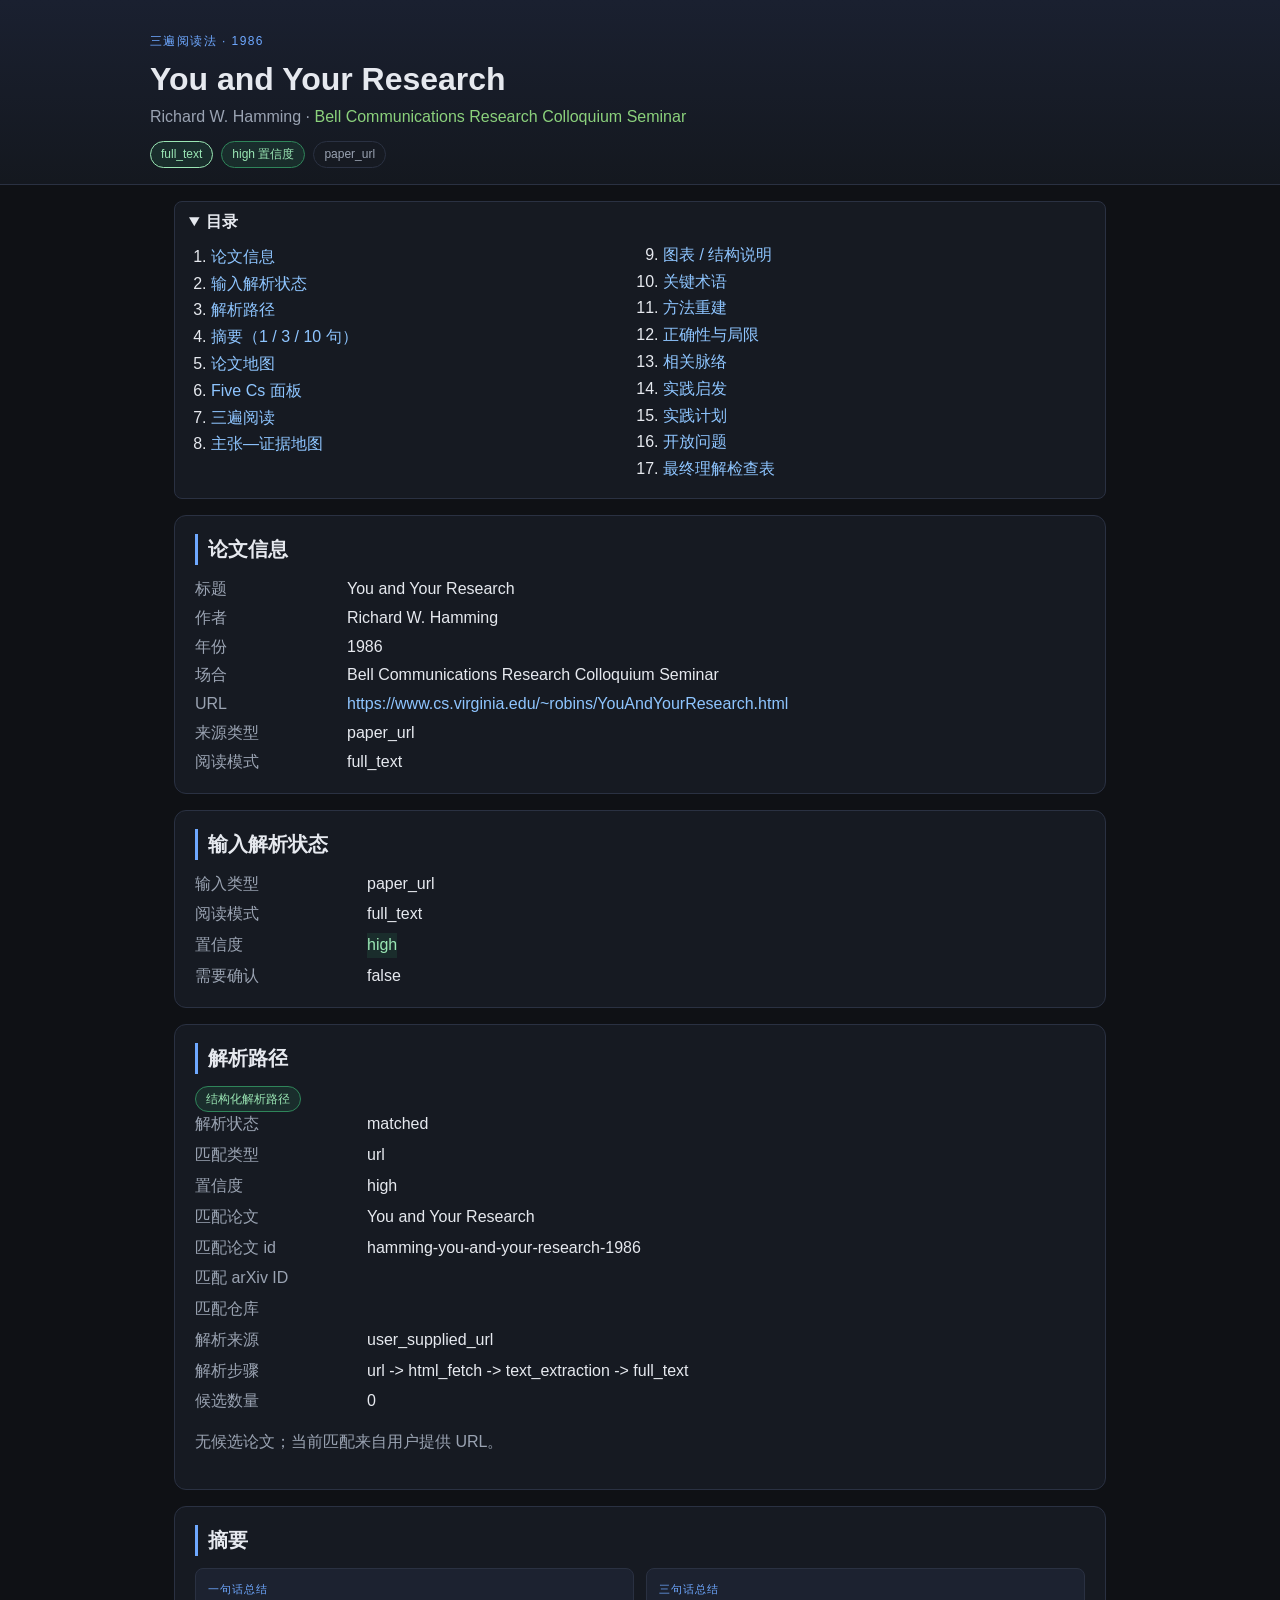
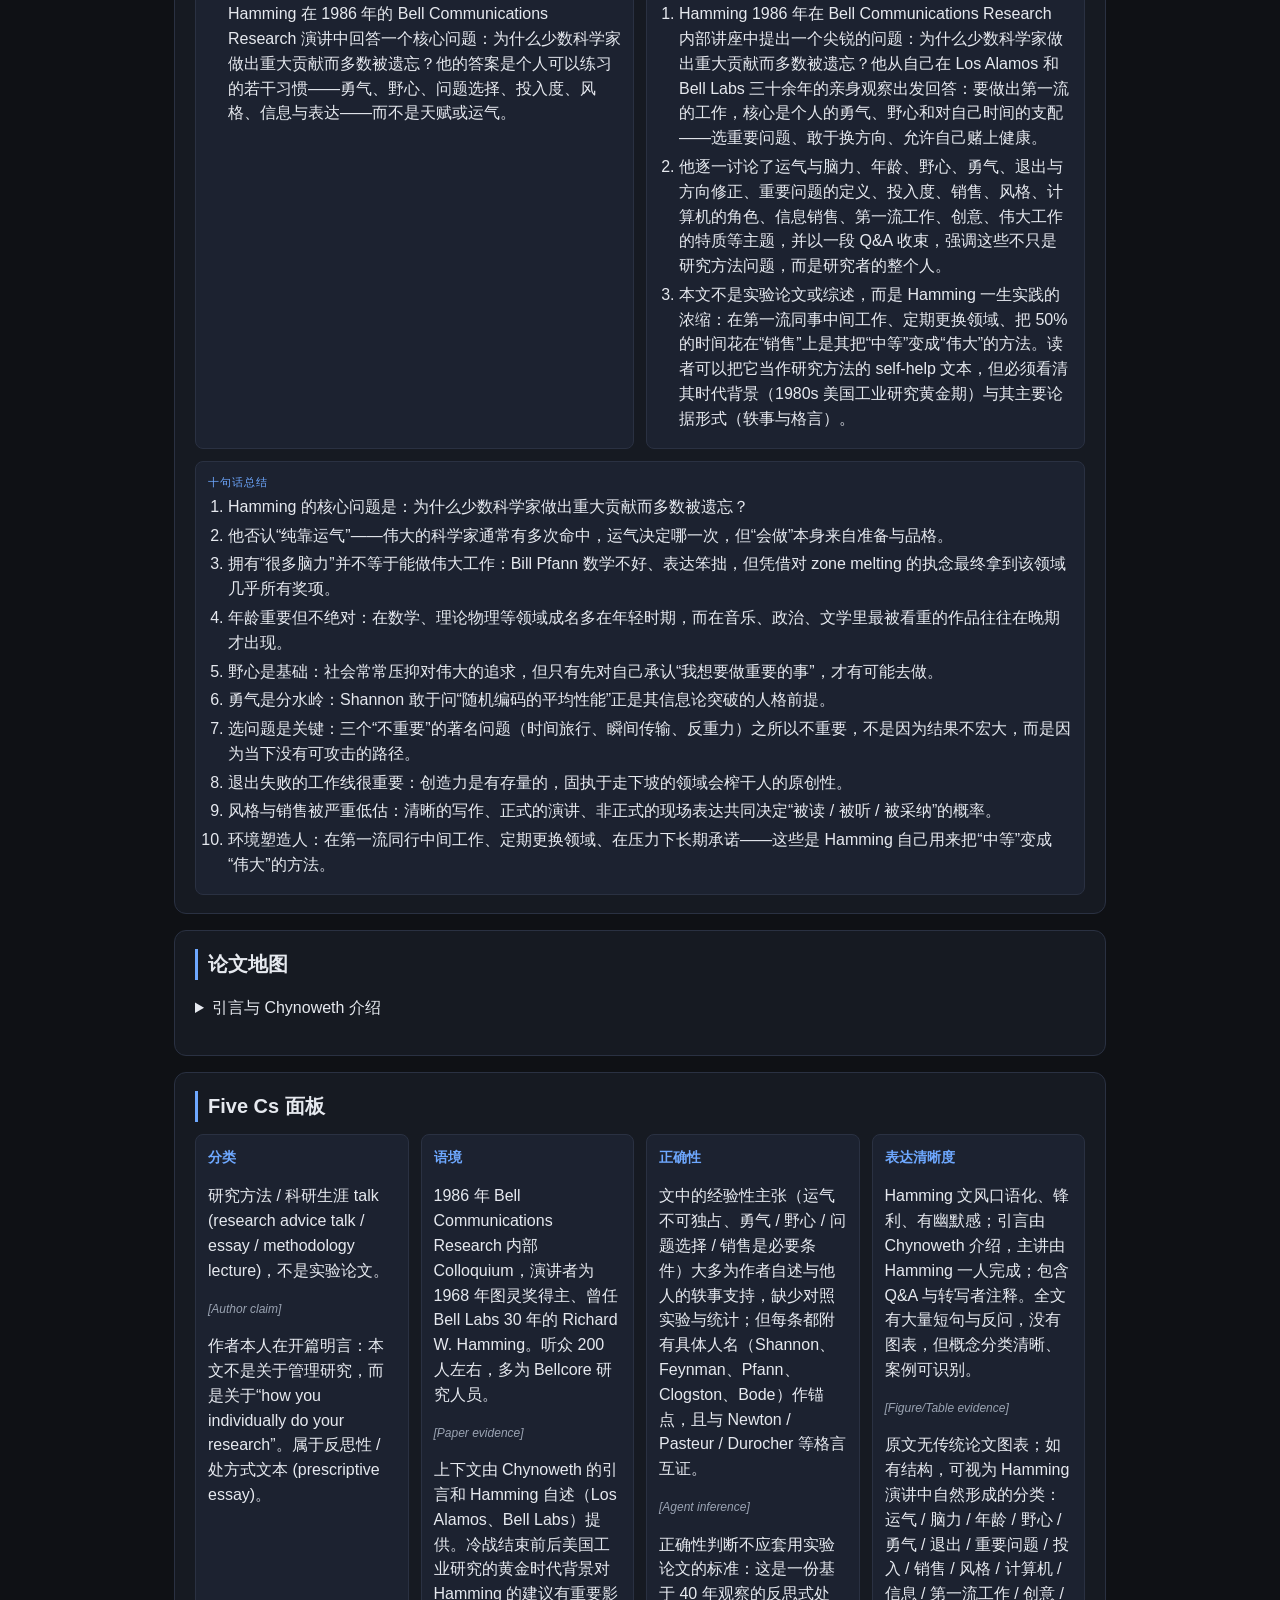
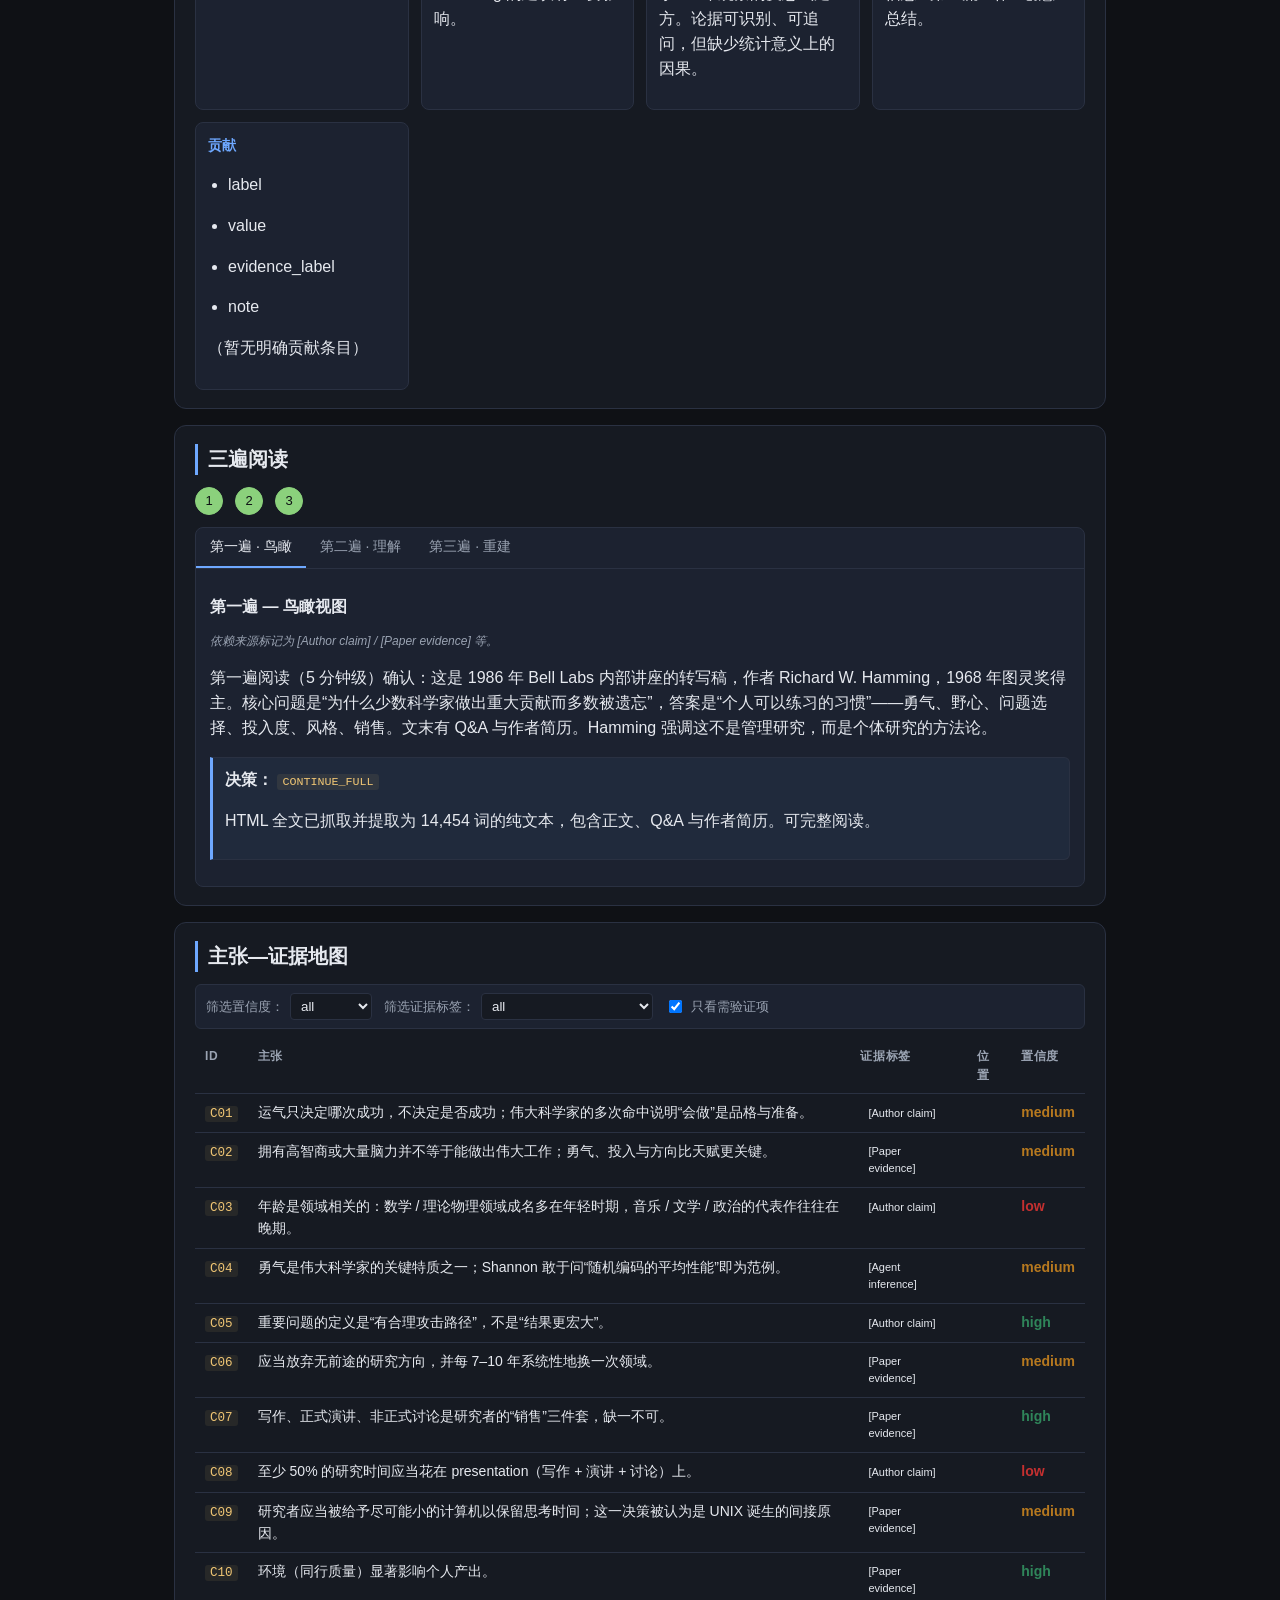
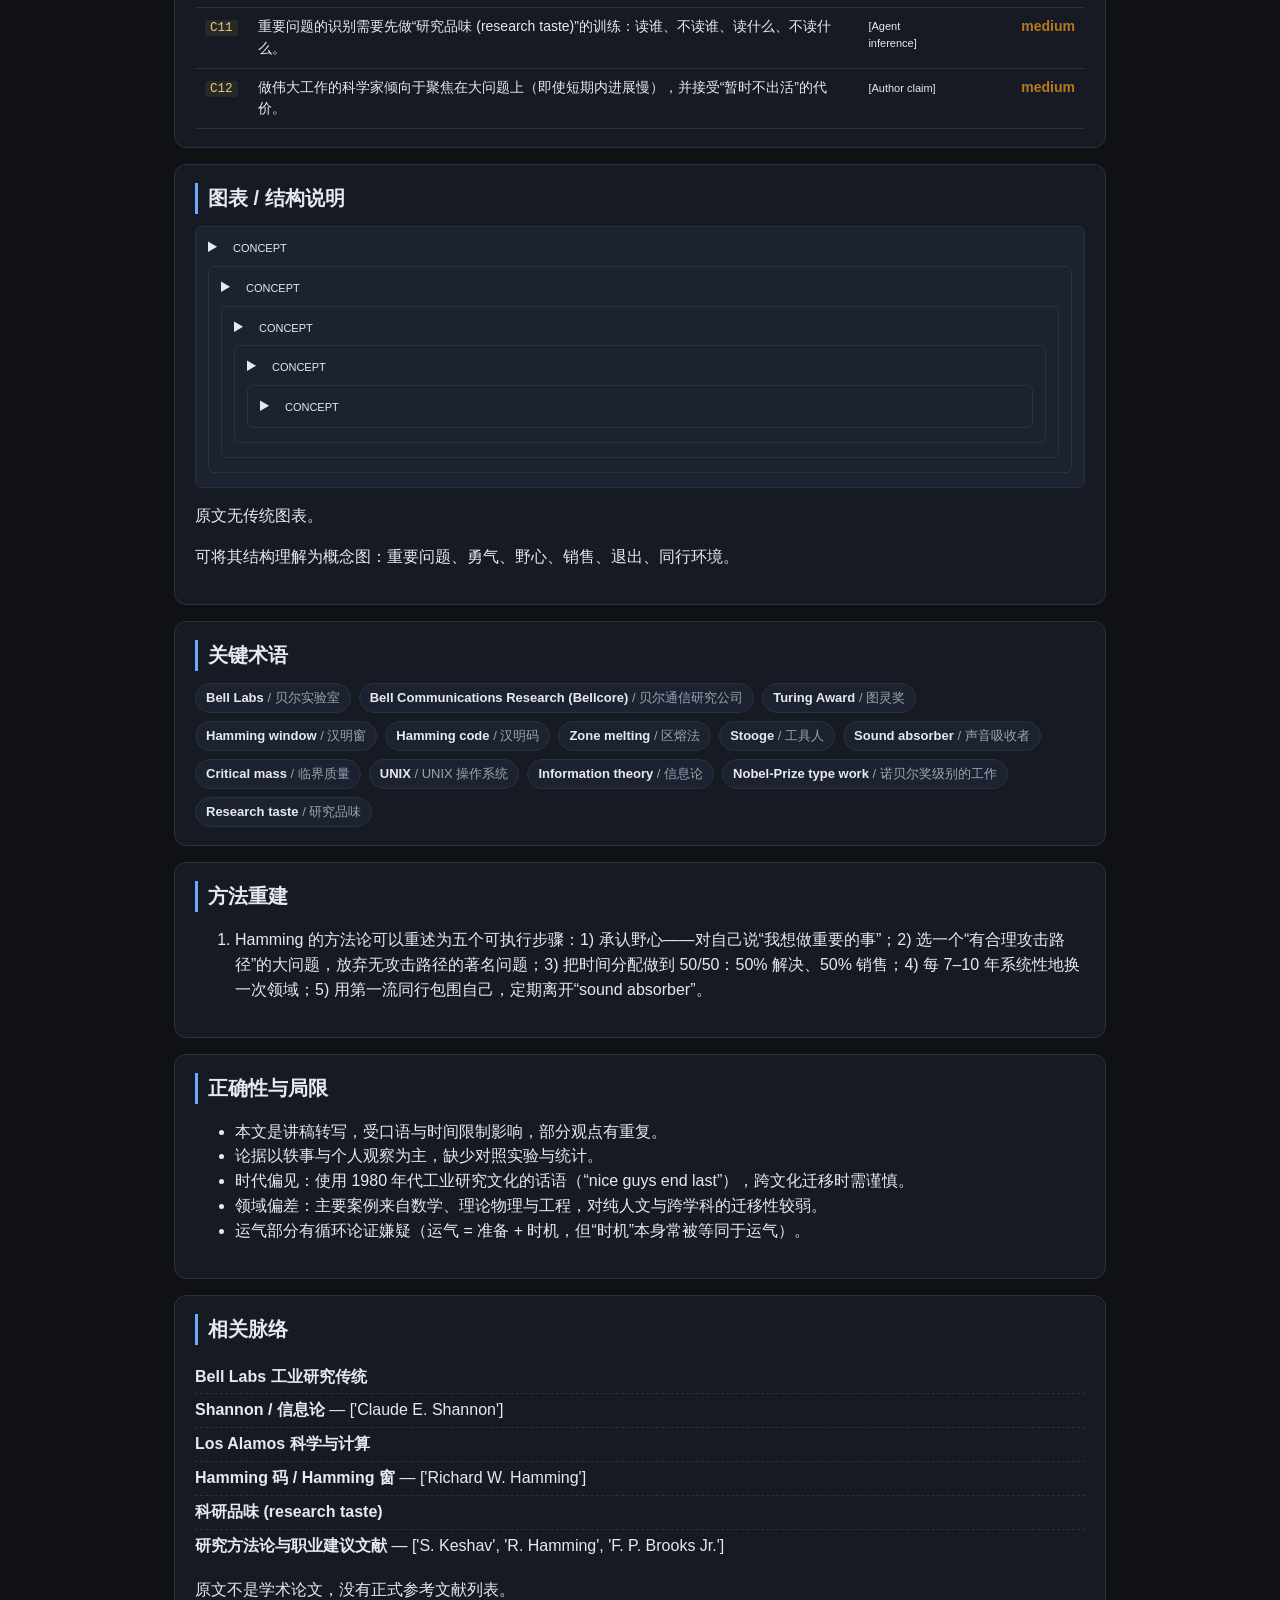
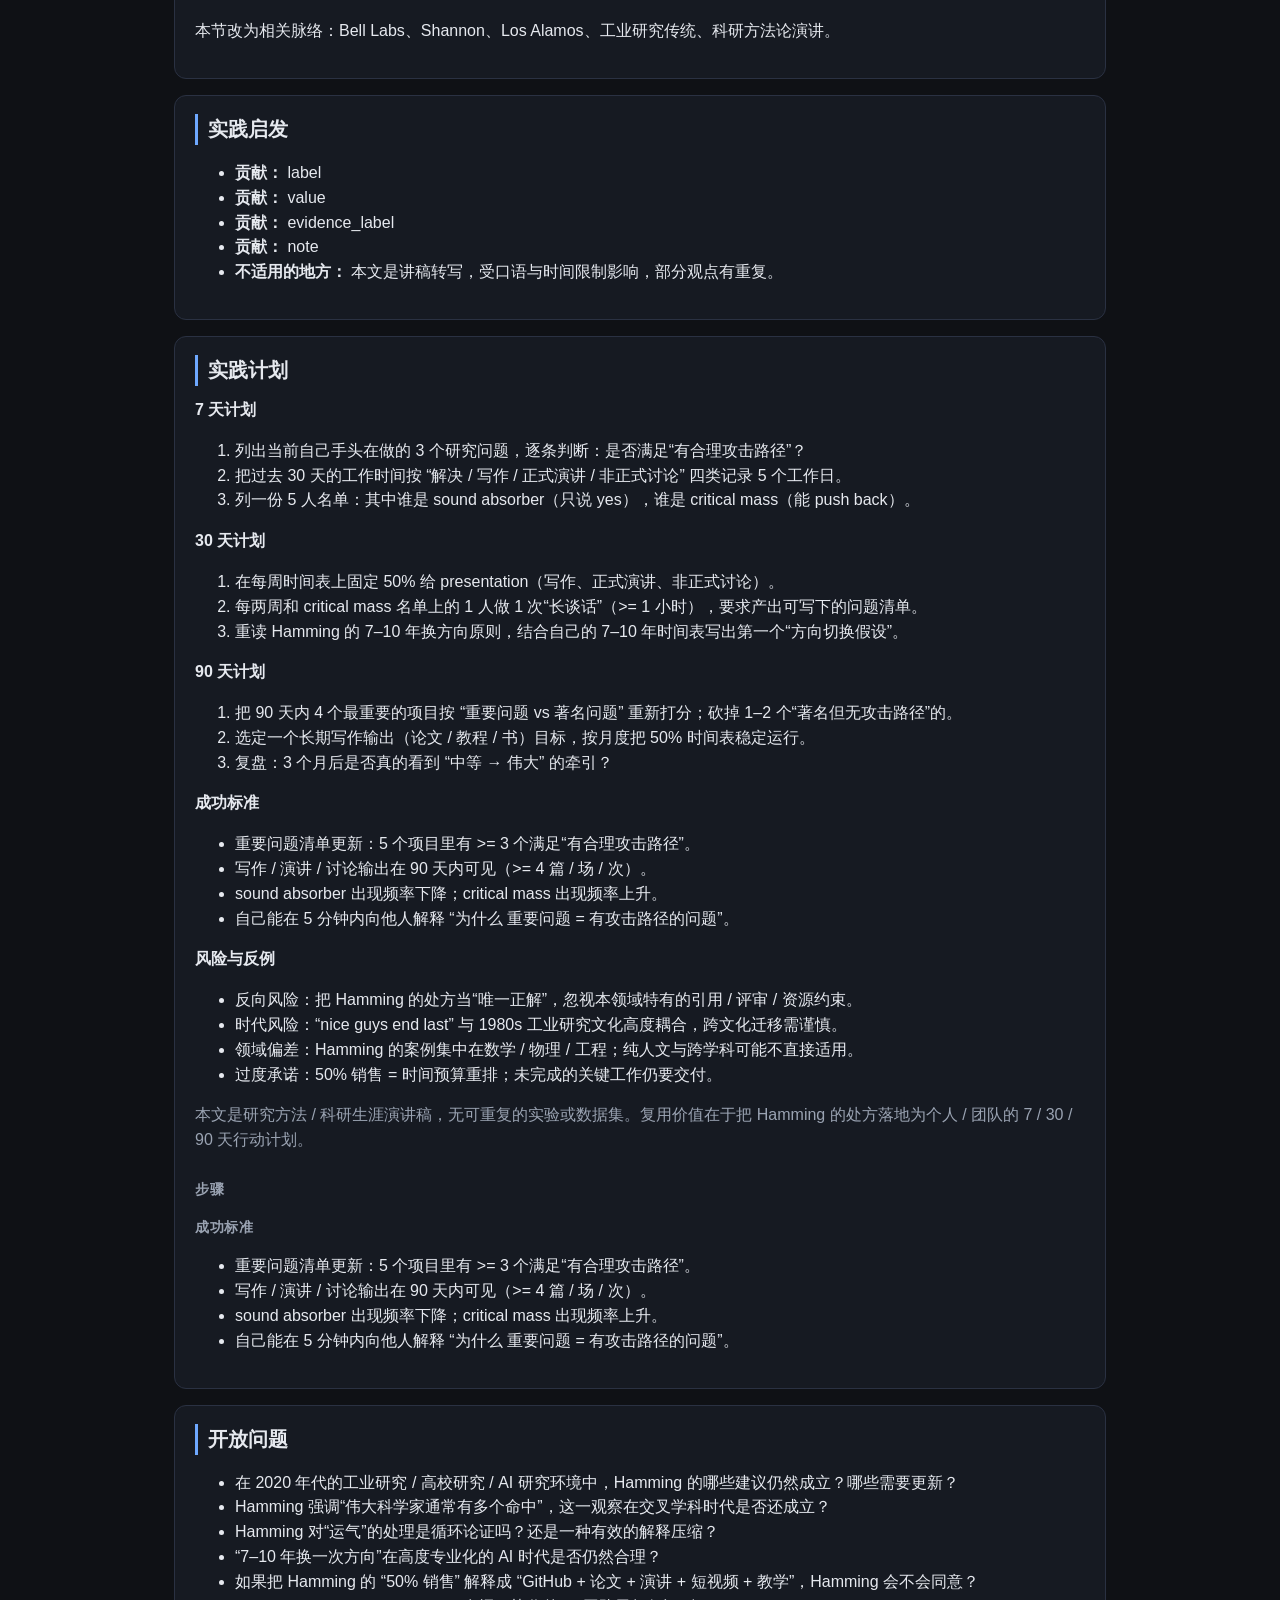
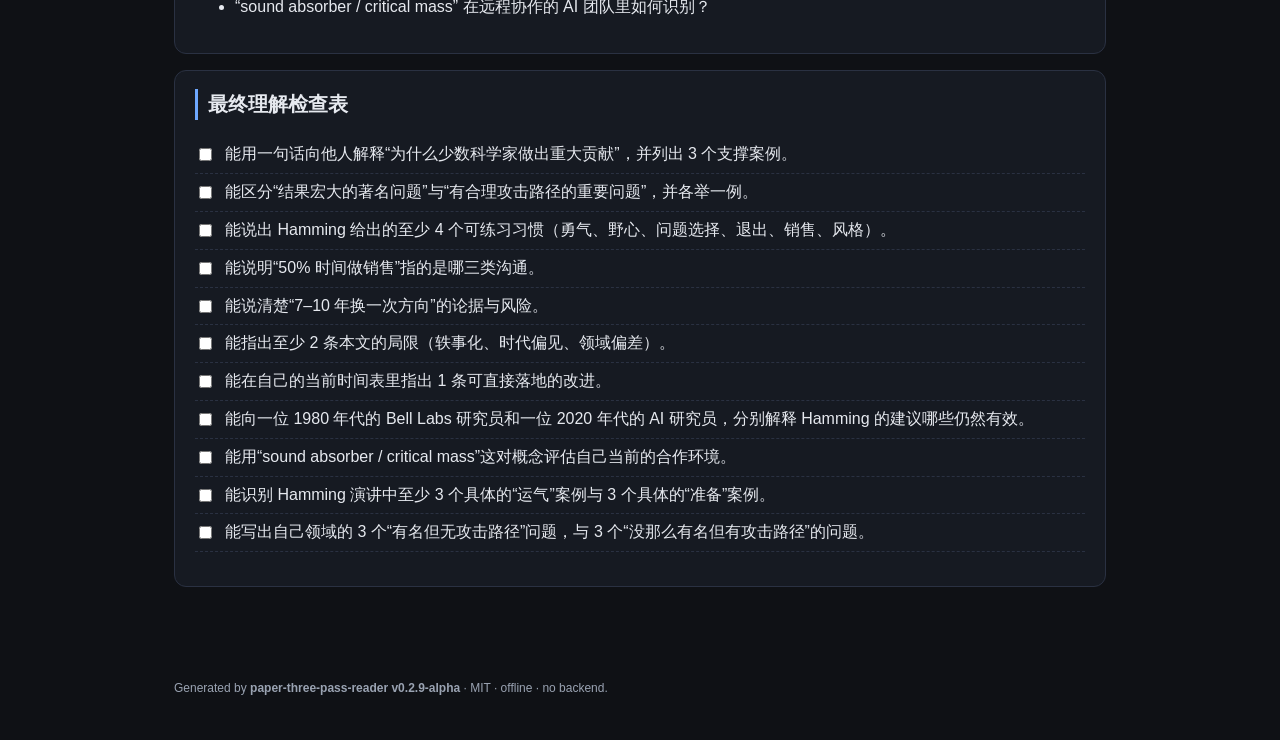
<file: you-and-your-research-cn/index.html>
<!doctype html>
<html lang="zh-CN">
<head>
  <meta charset="utf-8" />
  <meta name="viewport" content="width=device-width, initial-scale=1" />
  <title>You and Your Research — 三遍阅读法</title>
  <link rel="stylesheet" href="assets/style.css" />
</head>
<body data-reading-mode="full_text">
  <header class="hero">
    <div class="hero-row">
      <div class="hero-text">
        <div class="kicker">三遍阅读法 · 1986</div>
        <h1>You and Your Research</h1>
        <div class="byline">
          <span>Richard W. Hamming</span>
           · <span class="venue">Bell Communications Research Colloquium Seminar</span>
        </div>
        <div class="badges">
          <span class="badge badge-mode" title="阅读模式">full_text</span>
          <span class="badge badge-confidence badge-confidence-high">high 置信度</span>
          <span class="badge badge-input">paper_url</span>
        </div>
      </div>
    </div>
  </header>

  <nav class="toc">
    <details open>
      <summary>目录</summary>
      <ol>
        <li><a href="#metadata">论文信息</a></li>
        <li><a href="#intake">输入解析状态</a></li>
        <li><a href="#resolver-trail">解析路径</a></li>
        <li><a href="#summary">摘要（1 / 3 / 10 句）</a></li>
        <li><a href="#paper-map">论文地图</a></li>
        <li><a href="#five-cs">Five Cs 面板</a></li>
        <li><a href="#passes">三遍阅读</a></li>
        <li><a href="#claims">主张—证据地图</a></li>
        <li><a href="#figures">图表 / 结构说明</a></li>
        <li><a href="#glossary">关键术语</a></li>
        <li><a href="#reconstruction">方法重建</a></li>
        <li><a href="#limitations">正确性与局限</a></li>
        <li><a href="#related">相关脉络</a></li>
        <li><a href="#implications">实践启发</a></li>
        <li><a href="#reproduction">实践计划</a></li>
        <li><a href="#open">开放问题</a></li>
        <li><a href="#checklist">最终理解检查表</a></li>
      </ol>
    </details>
  </nav>

  <main>
    <!-- 1. Hero Summary / 论文信息 -->
    <section id="metadata" class="card">
      <h2>论文信息</h2>
      <dl class="kv">
        <dt>标题</dt><dd>You and Your Research</dd>
        <dt>作者</dt><dd>Richard W. Hamming</dd>
        <dt>年份</dt><dd>1986</dd>
        <dt>场合</dt><dd>Bell Communications Research Colloquium Seminar</dd>
        
        
        <dt>URL</dt><dd><a href="https://www.cs.virginia.edu/~robins/YouAndYourResearch.html">https://www.cs.virginia.edu/~robins/YouAndYourResearch.html</a></dd>
        <dt>来源类型</dt><dd>paper_url</dd>
        <dt>阅读模式</dt><dd>full_text</dd>
      </dl>
    </section>

    <!-- 2. 输入解析状态 -->
    <section id="intake" class="card">
      <h2>输入解析状态</h2>
      <ul class="kv-list">
        <li><span class="label">输入类型</span> <span class="value">paper_url</span></li>
        <li><span class="label">阅读模式</span> <span class="value">full_text</span></li>
        <li><span class="label">置信度</span> <span class="value badge-confidence badge-confidence-high">high</span></li>
        <li><span class="label">需要确认</span> <span class="value">false</span></li>
      </ul>
      
      
    </section>

    <!-- 2b. 解析路径 (structured source_resolution, v0.2.8) -->
    <section id="resolver-trail" class="card">
      <h2>解析路径</h2>
      
      <div class="badges">
        
        <span class="badge badge-confidence badge-confidence-high">结构化解析路径</span>
        
        
        
      </div>
      <ul class="kv-list">
        <li><span class="label">解析状态</span> <span class="value">matched</span></li>
        <li><span class="label">匹配类型</span> <span class="value">url</span></li>
        <li><span class="label">置信度</span> <span class="value">high</span></li>
        <li><span class="label">匹配论文</span> <span class="value">You and Your Research</span></li>
        <li><span class="label">匹配论文 id</span> <span class="value">hamming-you-and-your-research-1986</span></li>
        <li><span class="label">匹配 arXiv ID</span> <span class="value"></span></li>
        <li><span class="label">匹配仓库</span> <span class="value"></span></li>
        <li><span class="label">解析来源</span> <span class="value">user_supplied_url</span></li>
        <li><span class="label">解析步骤</span> <span class="value">url -> html_fetch -> text_extraction -> full_text</span></li>
        <li><span class="label">候选数量</span> <span class="value">0</span></li>
      </ul>
      </li></ul>
      </details>
      
      <p class="muted">无候选论文；当前匹配来自用户提供 URL。</p>
      
      
    </section>

    <!-- 3. 摘要 -->
    <section id="summary" class="card">
      <h2>摘要</h2>
      <div class="summary-grid">
        <div class="summary-box">
          <div class="summary-label">一句话总结</div>
          <p>Hamming 在 1986 年的 Bell Communications Research 演讲中回答一个核心问题：为什么少数科学家做出重大贡献而多数被遗忘？他的答案是个人可以练习的若干习惯——勇气、野心、问题选择、投入度、风格、信息与表达——而不是天赋或运气。</p>
        </div>
        <div class="summary-box">
          <div class="summary-label">三句话总结</div>
          <ol><li>Hamming 1986 年在 Bell Communications Research 内部讲座中提出一个尖锐的问题：为什么少数科学家做出重大贡献而多数被遗忘？他从自己在 Los Alamos 和 Bell Labs 三十余年的亲身观察出发回答：要做出第一流的工作，核心是个人的勇气、野心和对自己时间的支配——选重要问题、敢于换方向、允许自己赌上健康。</li><li>他逐一讨论了运气与脑力、年龄、野心、勇气、退出与方向修正、重要问题的定义、投入度、销售、风格、计算机的角色、信息销售、第一流工作、创意、伟大工作的特质等主题，并以一段 Q&A 收束，强调这些不只是研究方法问题，而是研究者的整个人。</li><li>本文不是实验论文或综述，而是 Hamming 一生实践的浓缩：在第一流同事中间工作、定期更换领域、把 50% 的时间花在“销售”上是其把“中等”变成“伟大”的方法。读者可以把它当作研究方法的 self-help 文本，但必须看清其时代背景（1980s 美国工业研究黄金期）与其主要论据形式（轶事与格言）。</li></ol>
        </div>
        <div class="summary-box summary-wide">
          <div class="summary-label">十句话总结</div>
          <ol><li>Hamming 的核心问题是：为什么少数科学家做出重大贡献而多数被遗忘？</li><li>他否认“纯靠运气”——伟大的科学家通常有多次命中，运气决定哪一次，但“会做”本身来自准备与品格。</li><li>拥有“很多脑力”并不等于能做伟大工作：Bill Pfann 数学不好、表达笨拙，但凭借对 zone melting 的执念最终拿到该领域几乎所有奖项。</li><li>年龄重要但不绝对：在数学、理论物理等领域成名多在年轻时期，而在音乐、政治、文学里最被看重的作品往往在晚期才出现。</li><li>野心是基础：社会常常压抑对伟大的追求，但只有先对自己承认“我想要做重要的事”，才有可能去做。</li><li>勇气是分水岭：Shannon 敢于问“随机编码的平均性能”正是其信息论突破的人格前提。</li><li>选问题是关键：三个“不重要”的著名问题（时间旅行、瞬间传输、反重力）之所以不重要，不是因为结果不宏大，而是因为当下没有可攻击的路径。</li><li>退出失败的工作线很重要：创造力是有存量的，固执于走下坡的领域会榨干人的原创性。</li><li>风格与销售被严重低估：清晰的写作、正式的演讲、非正式的现场表达共同决定“被读 / 被听 / 被采纳”的概率。</li><li>环境塑造人：在第一流同行中间工作、定期更换领域、在压力下长期承诺——这些是 Hamming 自己用来把“中等”变成“伟大”的方法。</li></ol>
        </div>
      </div>
    </section>

    <!-- 4. 论文地图 -->
    <section id="paper-map" class="card">
      <h2>论文地图</h2>
      <ul class="tree">
        
        <li>
          <details><summary>引言与 Chynoweth 介绍</summary>
            
        <li>
          <details><summary>为什么谈这个话题 / 自我审视的要求</summary>
            
        <li>
          <details><summary>运气与脑力</summary>
            
        <li>
          <details><summary>年龄</summary>
            
        <li>
          <details><summary>野心</summary>
            
        <li>
          <details><summary>勇气</summary>
            
        <li>
          <details><summary>退出与方向修正</summary>
            
        <li>
          <details><summary>重要问题 vs 不重要问题</summary>
            
        <li>
          <details><summary>投入度（Time 与 Priority）</summary>
            
        <li>
          <details><summary>销售 / 沟通（写作、正式与非正式演讲）</summary>
            
        <li>
          <details><summary>风格（草图、明确表达、谦逊的反面）</summary>
            
        <li>
          <details><summary>计算机的角色</summary>
            
        <li>
          <details><summary>信息与销售（再谈）</summary>
            
        <li>
          <details><summary>为什么不做第一流工作 / 该如何改变</summary>
            
        <li>
          <details><summary>创意：种子、敌人、朋友、勇气</summary>
            
        <li>
          <details><summary>总结：做伟大工作的特征</summary>
            
        <li>
          <details><summary>Q&A 讨论</summary>
            
        <li>
          <details><summary>Richard Hamming 简历</summary>
            </ul>
            
          </details>
        </li>
        
      </ul>
    </section>

    <!-- 5. Five Cs -->
    <section id="five-cs" class="card">
      <h2>Five Cs 面板</h2>
      <div class="five-cs-grid">
        <article class="ccard">
          <h3>分类</h3>
          <p class="ccard-value">研究方法 / 科研生涯 talk (research advice talk / essay / methodology lecture)，不是实验论文。</p>
          <p class="evidence-line">[Author claim]</p>
          <p class="ccard-note">作者本人在开篇明言：本文不是关于管理研究，而是关于“how you individually do your research”。属于反思性 / 处方式文本 (prescriptive essay)。</p>
        </article>
        <article class="ccard">
          <h3>语境</h3>
          <p class="ccard-value">1986 年 Bell Communications Research 内部 Colloquium，演讲者为 1968 年图灵奖得主、曾任 Bell Labs 30 年的 Richard W. Hamming。听众 200 人左右，多为 Bellcore 研究人员。</p>
          <p class="evidence-line">[Paper evidence]</p>
          <p class="ccard-note">上下文由 Chynoweth 的引言和 Hamming 自述（Los Alamos、Bell Labs）提供。冷战结束前后美国工业研究的黄金时代背景对 Hamming 的建议有重要影响。</p>
        </article>
        <article class="ccard">
          <h3>正确性</h3>
          <p class="ccard-value">文中的经验性主张（运气不可独占、勇气 / 野心 / 问题选择 / 销售是必要条件）大多为作者自述与他人的轶事支持，缺少对照实验与统计；但每条都附有具体人名（Shannon、Feynman、Pfann、Clogston、Bode）作锚点，且与 Newton / Pasteur / Durocher 等格言互证。</p>
          <p class="evidence-line">[Agent inference]</p>
          <p class="ccard-note">正确性判断不应套用实验论文的标准：这是一份基于 40 年观察的反思式处方。论据可识别、可追问，但缺少统计意义上的因果。</p>
        </article>
        <article class="ccard">
          <h3>表达清晰度</h3>
          <p class="ccard-value">Hamming 文风口语化、锋利、有幽默感；引言由 Chynoweth 介绍，主讲由 Hamming 一人完成；包含 Q&A 与转写者注释。全文有大量短句与反问，没有图表，但概念分类清晰、案例可识别。</p>
          <p class="evidence-line">[Figure/Table evidence]</p>
          <p class="ccard-note">原文无传统论文图表；如有结构，可视为 Hamming 演讲中自然形成的分类：运气 / 脑力 / 年龄 / 野心 / 勇气 / 退出 / 重要问题 / 投入 / 销售 / 风格 / 计算机 / 信息 / 第一流工作 / 创意 / 总结。</p>
        </article>
        <article class="ccard ccard-wide">
          <h3>贡献</h3>
          
          <ul><li><p class="ccard-value">label</p><li><p class="ccard-value">value</p><li><p class="ccard-value">evidence_label</p><li><p class="ccard-value">note</p></li></ul>
          
          <p class="ccard-empty">（暂无明确贡献条目）</p>
          
        </article>
      </div>
    </section>

    <!-- 6. 第一遍阅读 / 第二遍阅读 / 第三遍阅读 标签页 -->
    <section id="passes" class="card">
      <h2>三遍阅读</h2>
      <div class="timeline">
        <span class="dot done" title="第一遍阅读">1</span>
        <span class="dot done" title="第二遍阅读">2</span>
        <span class="dot done" title="第三遍阅读">3</span>
      </div>
      <div class="tabs">
        <div class="tab-buttons" role="tablist">
          <button class="tab-btn active" data-tab="p1" role="tab">第一遍 · 鸟瞰</button>
          <button class="tab-btn" data-tab="p2" role="tab">第二遍 · 理解</button>
          <button class="tab-btn" data-tab="p3" role="tab">第三遍 · 重建</button>
        </div>

        <div class="tab-panel active" data-panel="p1">
          <h3>第一遍 — 鸟瞰视图</h3>
          <p class="evidence-line">依赖来源标记为 [Author claim] / [Paper evidence] 等。</p>
          <p>第一遍阅读（5 分钟级）确认：这是 1986 年 Bell Labs 内部讲座的转写稿，作者 Richard W. Hamming，1968 年图灵奖得主。核心问题是“为什么少数科学家做出重大贡献而多数被遗忘”，答案是“个人可以练习的习惯”——勇气、野心、问题选择、投入度、风格、销售。文末有 Q&A 与作者简历。Hamming 强调这不是管理研究，而是个体研究的方法论。</p>
          <div class="callout">
            <strong>决策：</strong> <code>CONTINUE_FULL</code>
            <p>HTML 全文已抓取并提取为 14,454 词的纯文本，包含正文、Q&A 与作者简历。可完整阅读。</p>
          </div>
        </div>

        <div class="tab-panel" data-panel="p2">
          <h3>第二遍 — 深入理解</h3>
          <h4>核心观点</h4>
          <ol><li>运气不能解释伟大：伟大科学家的输出是多次且可重复的。</li><li>勇气与野心是几乎所有观察案例中的共同特征。</li><li>“重要问题”的定义是“当下有可攻击路径”，而不是“结果更宏大”。</li><li>创造力是有限资源，固守下坡路会耗尽。</li><li>环境与同行质量决定个人水平：在第一流同事中间人会自然向上拉。</li><li>研究与销售一体：写作、正式演讲、非正式讨论共同决定影响力。</li><li>对计算机的角色提出明确建议：给研究者最小机器，保留思考时间。</li></ol>
          
          <h4>关键参考文献</h4>
          <ul class="refs"><li><strong></strong><li><strong></strong><li><strong></strong><li><strong></strong><li><strong></strong><li><strong></strong></li></ul>
          
        </div>

        <div class="tab-panel" data-panel="p3">
          <h3>第三遍 — 重建</h3>
          <h4>方法重建</h4>
          <ol><li>Hamming 的方法论可以重述为五个可执行步骤：1) 承认野心——对自己说“我想做重要的事”；2) 选一个“有合理攻击路径”的大问题，放弃无攻击路径的著名问题；3) 把时间分配做到 50/50：50% 解决、50% 销售；4) 每 7–10 年系统性地换一次领域；5) 用第一流同行包围自己，定期离开“sound absorber”。</li></ol>
          
          <h4>批判性审视要点</h4>
          <ul></ul>
          
        </div>
      </div>
    </section>

    <!-- 7. Claims-Evidence Map -->
    <section id="claims" class="card">
      <h2>主张—证据地图</h2>
      <div class="filters">
        <label>筛选置信度：
          <select id="filter-confidence">
            <option value="">all</option>
            <option value="high">high</option>
            <option value="medium">medium</option>
            <option value="low">low</option>
          </select>
        </label>
        <label>筛选证据标签：
          <select id="filter-label">
            <option value="">all</option>
            <option>[Paper evidence]</option>
            <option>[Figure/Table evidence]</option>
            <option>[Author claim]</option>
            <option>[Agent inference]</option>
            <option>[Uncertain]</option>
            <option>[Needs verification]</option>
          </select>
        </label>
        <label><input type="checkbox" id="filter-needs" checked /> 只看需验证项</label>
      </div>
      <table class="claims-table">
        <thead>
          <tr><th>ID</th><th>主张</th><th>证据标签</th><th>位置</th><th>置信度</th></tr>
        </thead>
        <tbody>
          
          <tr data-confidence="medium" data-label="[Author claim]" data-needs="true">
            <td><code>C01</code></td>
            <td>运气只决定哪次成功，不决定是否成功；伟大科学家的多次命中说明“会做”是品格与准备。</td>
            <td><span class="ev-label ev-author-claim">[Author claim]</span></td>
            <td></td>
            <td><span class="conf conf-medium">medium</span></td>
          </tr>
          
          <tr data-confidence="medium" data-label="[Paper evidence]" data-needs="true">
            <td><code>C02</code></td>
            <td>拥有高智商或大量脑力并不等于能做出伟大工作；勇气、投入与方向比天赋更关键。</td>
            <td><span class="ev-label ev-paper-evidence">[Paper evidence]</span></td>
            <td></td>
            <td><span class="conf conf-medium">medium</span></td>
          </tr>
          
          <tr data-confidence="low" data-label="[Author claim]" data-needs="true">
            <td><code>C03</code></td>
            <td>年龄是领域相关的：数学 / 理论物理领域成名多在年轻时期，音乐 / 文学 / 政治的代表作往往在晚期。</td>
            <td><span class="ev-label ev-author-claim">[Author claim]</span></td>
            <td></td>
            <td><span class="conf conf-low">low</span></td>
          </tr>
          
          <tr data-confidence="medium" data-label="[Agent inference]" data-needs="true">
            <td><code>C04</code></td>
            <td>勇气是伟大科学家的关键特质之一；Shannon 敢于问“随机编码的平均性能”即为范例。</td>
            <td><span class="ev-label ev-agent-inference">[Agent inference]</span></td>
            <td></td>
            <td><span class="conf conf-medium">medium</span></td>
          </tr>
          
          <tr data-confidence="high" data-label="[Author claim]" data-needs="true">
            <td><code>C05</code></td>
            <td>重要问题的定义是“有合理攻击路径”，不是“结果更宏大”。</td>
            <td><span class="ev-label ev-author-claim">[Author claim]</span></td>
            <td></td>
            <td><span class="conf conf-high">high</span></td>
          </tr>
          
          <tr data-confidence="medium" data-label="[Paper evidence]" data-needs="true">
            <td><code>C06</code></td>
            <td>应当放弃无前途的研究方向，并每 7–10 年系统性地换一次领域。</td>
            <td><span class="ev-label ev-paper-evidence">[Paper evidence]</span></td>
            <td></td>
            <td><span class="conf conf-medium">medium</span></td>
          </tr>
          
          <tr data-confidence="high" data-label="[Paper evidence]" data-needs="true">
            <td><code>C07</code></td>
            <td>写作、正式演讲、非正式讨论是研究者的“销售”三件套，缺一不可。</td>
            <td><span class="ev-label ev-paper-evidence">[Paper evidence]</span></td>
            <td></td>
            <td><span class="conf conf-high">high</span></td>
          </tr>
          
          <tr data-confidence="low" data-label="[Author claim]" data-needs="true">
            <td><code>C08</code></td>
            <td>至少 50% 的研究时间应当花在 presentation（写作 + 演讲 + 讨论）上。</td>
            <td><span class="ev-label ev-author-claim">[Author claim]</span></td>
            <td></td>
            <td><span class="conf conf-low">low</span></td>
          </tr>
          
          <tr data-confidence="medium" data-label="[Paper evidence]" data-needs="true">
            <td><code>C09</code></td>
            <td>研究者应当被给予尽可能小的计算机以保留思考时间；这一决策被认为是 UNIX 诞生的间接原因。</td>
            <td><span class="ev-label ev-paper-evidence">[Paper evidence]</span></td>
            <td></td>
            <td><span class="conf conf-medium">medium</span></td>
          </tr>
          
          <tr data-confidence="high" data-label="[Paper evidence]" data-needs="true">
            <td><code>C10</code></td>
            <td>环境（同行质量）显著影响个人产出。</td>
            <td><span class="ev-label ev-paper-evidence">[Paper evidence]</span></td>
            <td></td>
            <td><span class="conf conf-high">high</span></td>
          </tr>
          
          <tr data-confidence="medium" data-label="[Agent inference]" data-needs="true">
            <td><code>C11</code></td>
            <td>重要问题的识别需要先做“研究品味 (research taste)”的训练：读谁、不读谁、读什么、不读什么。</td>
            <td><span class="ev-label ev-agent-inference">[Agent inference]</span></td>
            <td></td>
            <td><span class="conf conf-medium">medium</span></td>
          </tr>
          
          <tr data-confidence="medium" data-label="[Author claim]" data-needs="true">
            <td><code>C12</code></td>
            <td>做伟大工作的科学家倾向于聚焦在大问题上（即使短期内进展慢），并接受“暂时不出活”的代价。</td>
            <td><span class="ev-label ev-author-claim">[Author claim]</span></td>
            <td></td>
            <td><span class="conf conf-medium">medium</span></td>
          </tr>
          
        </tbody>
      </table>
    </section>

    <!-- 8. Figures and Tables Explanation -->
    <section id="figures" class="card">
      <h2>图表 / 结构说明</h2>
      
      <div class="accordion">
        
        <details>
          <summary>
            <span class="fig-kind fig-concept">concept</span>
            
        <details>
          <summary>
            <span class="fig-kind fig-concept">concept</span>
            
        <details>
          <summary>
            <span class="fig-kind fig-concept">concept</span>
            
        <details>
          <summary>
            <span class="fig-kind fig-concept">concept</span>
            
        <details>
          <summary>
            <span class="fig-kind fig-concept">concept</span>
            
            
          </summary>
          <p></p>
          
        </details>
        
      </div>
      
      
      <p>原文无传统图表。</p>
      <p>可将其结构理解为概念图：重要问题、勇气、野心、销售、退出、同行环境。</p>
      
      
    </section>

    <!-- 9. Key Terms 术语表 -->
    <section id="glossary" class="card">
      <h2>关键术语</h2>
      <div class="chips">
        
        <details class="chip">
          <summary><strong>Bell Labs</strong> <span class="muted">/ 贝尔实验室</span></summary>
          <div class="chip-body">
            <p>1925–1996 年间为 AT&T / Western Electric 旗下的工业研究机构，曾聚集 Shannon、Bode、Pierce、Hamming 等。Hamming 在此度过 30 年。</p>
          </div>
        </details>
        
        <details class="chip">
          <summary><strong>Bell Communications Research (Bellcore)</strong> <span class="muted">/ 贝尔通信研究公司</span></summary>
          <div class="chip-body">
            <p>1984 年 AT&T 拆分后由七家地区贝尔公司共同拥有的研究机构，举办本场 Colloquium。</p>
          </div>
        </details>
        
        <details class="chip">
          <summary><strong>Turing Award</strong> <span class="muted">/ 图灵奖</span></summary>
          <div class="chip-body">
            <p>ACM 颁发的计算机科学最高奖项。Hamming 1968 年获此奖。</p>
          </div>
        </details>
        
        <details class="chip">
          <summary><strong>Hamming window</strong> <span class="muted">/ 汉明窗</span></summary>
          <div class="chip-body">
            <p>信号处理中的常用窗函数，由 John Tukey 命名以表彰 Hamming 的贡献。</p>
          </div>
        </details>
        
        <details class="chip">
          <summary><strong>Hamming code</strong> <span class="muted">/ 汉明码</span></summary>
          <div class="chip-body">
            <p>Hamming 1950 年提出的纠错码族，是其 1968 年获图灵奖的核心工作之一。</p>
          </div>
        </details>
        
        <details class="chip">
          <summary><strong>Zone melting</strong> <span class="muted">/ 区熔法</span></summary>
          <div class="chip-body">
            <p>材料提纯工艺，Bill Pfann 的核心贡献。Pfann 凭此拿到该领域几乎所有奖项。</p>
          </div>
        </details>
        
        <details class="chip">
          <summary><strong>Stooge</strong> <span class="muted">/ 工具人</span></summary>
          <div class="chip-body">
            <p>Hamming 在 Los Alamos 时期对自己的定位：为科学家操作计算机的人。隐含对自己“只是工具”的反思。</p>
          </div>
        </details>
        
        <details class="chip">
          <summary><strong>Sound absorber</strong> <span class="muted">/ 声音吸收者</span></summary>
          <div class="chip-body">
            <p>Hamming 用来形容只说“Yes, yes, yes”而不给反馈的同事，对创造力的对话起阻碍作用。</p>
          </div>
        </details>
        
        <details class="chip">
          <summary><strong>Critical mass</strong> <span class="muted">/ 临界质量</span></summary>
          <div class="chip-body">
            <p>Hamming 借物理术语形容“足以激发持续创造性对话的同事规模与质量”。</p>
          </div>
        </details>
        
        <details class="chip">
          <summary><strong>UNIX</strong> <span class="muted">/ UNIX 操作系统</span></summary>
          <div class="chip-body">
            <p>1970 年代起在 Bell Labs 发展起来的多用户多任务操作系统；Hamming 在讲座中将“给研究者最小机器”这一决策视为其间接起源之一。</p>
          </div>
        </details>
        
        <details class="chip">
          <summary><strong>Information theory</strong> <span class="muted">/ 信息论</span></summary>
          <div class="chip-body">
            <p>由 Claude Shannon 1948 年奠基的通信理论，Hamming 当时与 Shannon 在 Bell Labs 同室做编码理论。</p>
          </div>
        </details>
        
        <details class="chip">
          <summary><strong>Nobel-Prize type work</strong> <span class="muted">/ 诺贝尔奖级别的工作</span></summary>
          <div class="chip-body">
            <p>Hamming 用来指代“公认重大”的科学贡献的口语化表达；并不要求真的获诺贝尔奖。</p>
          </div>
        </details>
        
        <details class="chip">
          <summary><strong>Research taste</strong> <span class="muted">/ 研究品味</span></summary>
          <div class="chip-body">
            <p>在 Hamming 隐含使用的一个概念：指研究者对“什么是重要问题 / 哪些人值得读 / 哪些方向值得做”的判断力。可被训练，但很难被显式教学。</p>
          </div>
        </details>
        
      </div>
    </section>

    <!-- 10. 方法重建 -->
    <section id="reconstruction" class="card">
      <h2>方法重建</h2>
      <ol><li>Hamming 的方法论可以重述为五个可执行步骤：1) 承认野心——对自己说“我想做重要的事”；2) 选一个“有合理攻击路径”的大问题，放弃无攻击路径的著名问题；3) 把时间分配做到 50/50：50% 解决、50% 销售；4) 每 7–10 年系统性地换一次领域；5) 用第一流同行包围自己，定期离开“sound absorber”。</li></ol>
    </section>

    <!-- 11. 正确性 and 局限 -->
    <section id="limitations" class="card">
      <h2>正确性与局限</h2>
      <ul><li>本文是讲稿转写，受口语与时间限制影响，部分观点有重复。</li><li>论据以轶事与个人观察为主，缺少对照实验与统计。</li><li>时代偏见：使用 1980 年代工业研究文化的话语（“nice guys end last”），跨文化迁移时需谨慎。</li><li>领域偏差：主要案例来自数学、理论物理与工程，对纯人文与跨学科的迁移性较弱。</li><li>运气部分有循环论证嫌疑（运气 = 准备 + 时机，但“时机”本身常被等同于运气）。</li></ul>
    </section>

    <!-- 12. 相关工作 Map -->
    <section id="related" class="card">
      <h2>相关脉络</h2>
      
      <ul class="refs"><li><strong>Bell Labs 工业研究传统</strong><li><strong>Shannon / 信息论</strong> — ['Claude E. Shannon']<li><strong>Los Alamos 科学与计算</strong><li><strong>Hamming 码 / Hamming 窗</strong> — ['Richard W. Hamming']<li><strong>科研品味 (research taste)</strong><li><strong>研究方法论与职业建议文献</strong> — ['S. Keshav', 'R. Hamming', 'F. P. Brooks Jr.']</li></ul>
      
      <p>原文不是学术论文，没有正式参考文献列表。</p>
      <p>本节改为相关脉络：Bell Labs、Shannon、Los Alamos、工业研究传统、科研方法论演讲。</p>
      
    </section>

    <!-- 13. 实践启发 -->
    <section id="implications" class="card">
      <h2>实践启发</h2>
      <ul>
        <li><strong>贡献：</strong> label</li><li><strong>贡献：</strong> value</li><li><strong>贡献：</strong> evidence_label</li><li><strong>贡献：</strong> note</li>
        <li><strong>不适用的地方：</strong> 本文是讲稿转写，受口语与时间限制影响，部分观点有重复。</li>
      </ul>
    </section>

    <!-- 14. 复现计划 / 实践计划 -->
    <section id="reproduction" class="card">
      <h2>实践计划</h2>
      
        
        <h3>7 天计划</h3>
        <ol><li>列出当前自己手头在做的 3 个研究问题，逐条判断：是否满足“有合理攻击路径”？</li><li>把过去 30 天的工作时间按 “解决 / 写作 / 正式演讲 / 非正式讨论” 四类记录 5 个工作日。</li><li>列一份 5 人名单：其中谁是 sound absorber（只说 yes），谁是 critical mass（能 push back）。</li></ol>
        
        
        <h3>30 天计划</h3>
        <ol><li>在每周时间表上固定 50% 给 presentation（写作、正式演讲、非正式讨论）。</li><li>每两周和 critical mass 名单上的 1 人做 1 次“长谈话”（>= 1 小时），要求产出可写下的问题清单。</li><li>重读 Hamming 的 7–10 年换方向原则，结合自己的 7–10 年时间表写出第一个“方向切换假设”。</li></ol>
        
        
        <h3>90 天计划</h3>
        <ol><li>把 90 天内 4 个最重要的项目按 “重要问题 vs 著名问题” 重新打分；砍掉 1–2 个“著名但无攻击路径”的。</li><li>选定一个长期写作输出（论文 / 教程 / 书）目标，按月度把 50% 时间表稳定运行。</li><li>复盘：3 个月后是否真的看到 “中等 → 伟大” 的牵引？</li></ol>
        
        
        
        <h3>成功标准</h3>
        <ul><li>重要问题清单更新：5 个项目里有 >= 3 个满足“有合理攻击路径”。</li><li>写作 / 演讲 / 讨论输出在 90 天内可见（>= 4 篇 / 场 / 次）。</li><li>sound absorber 出现频率下降；critical mass 出现频率上升。</li><li>自己能在 5 分钟内向他人解释 “为什么 重要问题 = 有攻击路径的问题”。</li></ul>
        
        
        <h3>风险与反例</h3>
        <ul><li>反向风险：把 Hamming 的处方当“唯一正解”，忽视本领域特有的引用 / 评审 / 资源约束。</li><li>时代风险：“nice guys end last” 与 1980s 工业研究文化高度耦合，跨文化迁移需谨慎。</li><li>领域偏差：Hamming 的案例集中在数学 / 物理 / 工程；纯人文与跨学科可能不直接适用。</li><li>过度承诺：50% 销售 = 时间预算重排；未完成的关键工作仍要交付。</li></ul>
        
        <p class="muted">本文是研究方法 / 科研生涯演讲稿，无可重复的实验或数据集。复用价值在于把 Hamming 的处方落地为个人 / 团队的 7 / 30 / 90 天行动计划。</p>
      
        <dl class="kv">
          
          
          
        </dl>
        <h4>步骤</h4>
        <ol></ol>
        
        
        <h4>成功标准</h4>
        <ul><li>重要问题清单更新：5 个项目里有 >= 3 个满足“有合理攻击路径”。</li><li>写作 / 演讲 / 讨论输出在 90 天内可见（>= 4 篇 / 场 / 次）。</li><li>sound absorber 出现频率下降；critical mass 出现频率上升。</li><li>自己能在 5 分钟内向他人解释 “为什么 重要问题 = 有攻击路径的问题”。</li></ul>
        
      
    </section>

    <!-- 15. 开放问题 -->
    <section id="open" class="card">
      <h2>开放问题</h2>
      <ul><li>在 2020 年代的工业研究 / 高校研究 / AI 研究环境中，Hamming 的哪些建议仍然成立？哪些需要更新？</li><li>Hamming 强调“伟大科学家通常有多个命中”，这一观察在交叉学科时代是否还成立？</li><li>Hamming 对“运气”的处理是循环论证吗？还是一种有效的解释压缩？</li><li>“7–10 年换一次方向”在高度专业化的 AI 时代是否仍然合理？</li><li>如果把 Hamming 的 “50% 销售” 解释成 “GitHub + 论文 + 演讲 + 短视频 + 教学”，Hamming 会不会同意？</li><li>“sound absorber / critical mass” 在远程协作的 AI 团队里如何识别？</li></ul>
    </section>

    <!-- 16. 最终理解检查表 -->
    <section id="checklist" class="card">
      <h2>最终理解检查表</h2>
      <ol class="checklist">
        
        <li><label><input type="checkbox" /> 能用一句话向他人解释“为什么少数科学家做出重大贡献”，并列出 3 个支撑案例。</label></li>
        
        <li><label><input type="checkbox" /> 能区分“结果宏大的著名问题”与“有合理攻击路径的重要问题”，并各举一例。</label></li>
        
        <li><label><input type="checkbox" /> 能说出 Hamming 给出的至少 4 个可练习习惯（勇气、野心、问题选择、退出、销售、风格）。</label></li>
        
        <li><label><input type="checkbox" /> 能说明“50% 时间做销售”指的是哪三类沟通。</label></li>
        
        <li><label><input type="checkbox" /> 能说清楚“7–10 年换一次方向”的论据与风险。</label></li>
        
        <li><label><input type="checkbox" /> 能指出至少 2 条本文的局限（轶事化、时代偏见、领域偏差）。</label></li>
        
        <li><label><input type="checkbox" /> 能在自己的当前时间表里指出 1 条可直接落地的改进。</label></li>
        
        <li><label><input type="checkbox" /> 能向一位 1980 年代的 Bell Labs 研究员和一位 2020 年代的 AI 研究员，分别解释 Hamming 的建议哪些仍然有效。</label></li>
        
        <li><label><input type="checkbox" /> 能用“sound absorber / critical mass”这对概念评估自己当前的合作环境。</label></li>
        
        <li><label><input type="checkbox" /> 能识别 Hamming 演讲中至少 3 个具体的“运气”案例与 3 个具体的“准备”案例。</label></li>
        
        <li><label><input type="checkbox" /> 能写出自己领域的 3 个“有名但无攻击路径”问题，与 3 个“没那么有名但有攻击路径”的问题。</label></li>
        
      </ol>
    </section>
  </main>

  <footer>
    <p>Generated by <strong>paper-three-pass-reader v0.2.9-alpha</strong> · MIT · offline · no backend.</p>
  </footer>

  <script src="assets/app.js"></script>
</body>
</html>
</file>
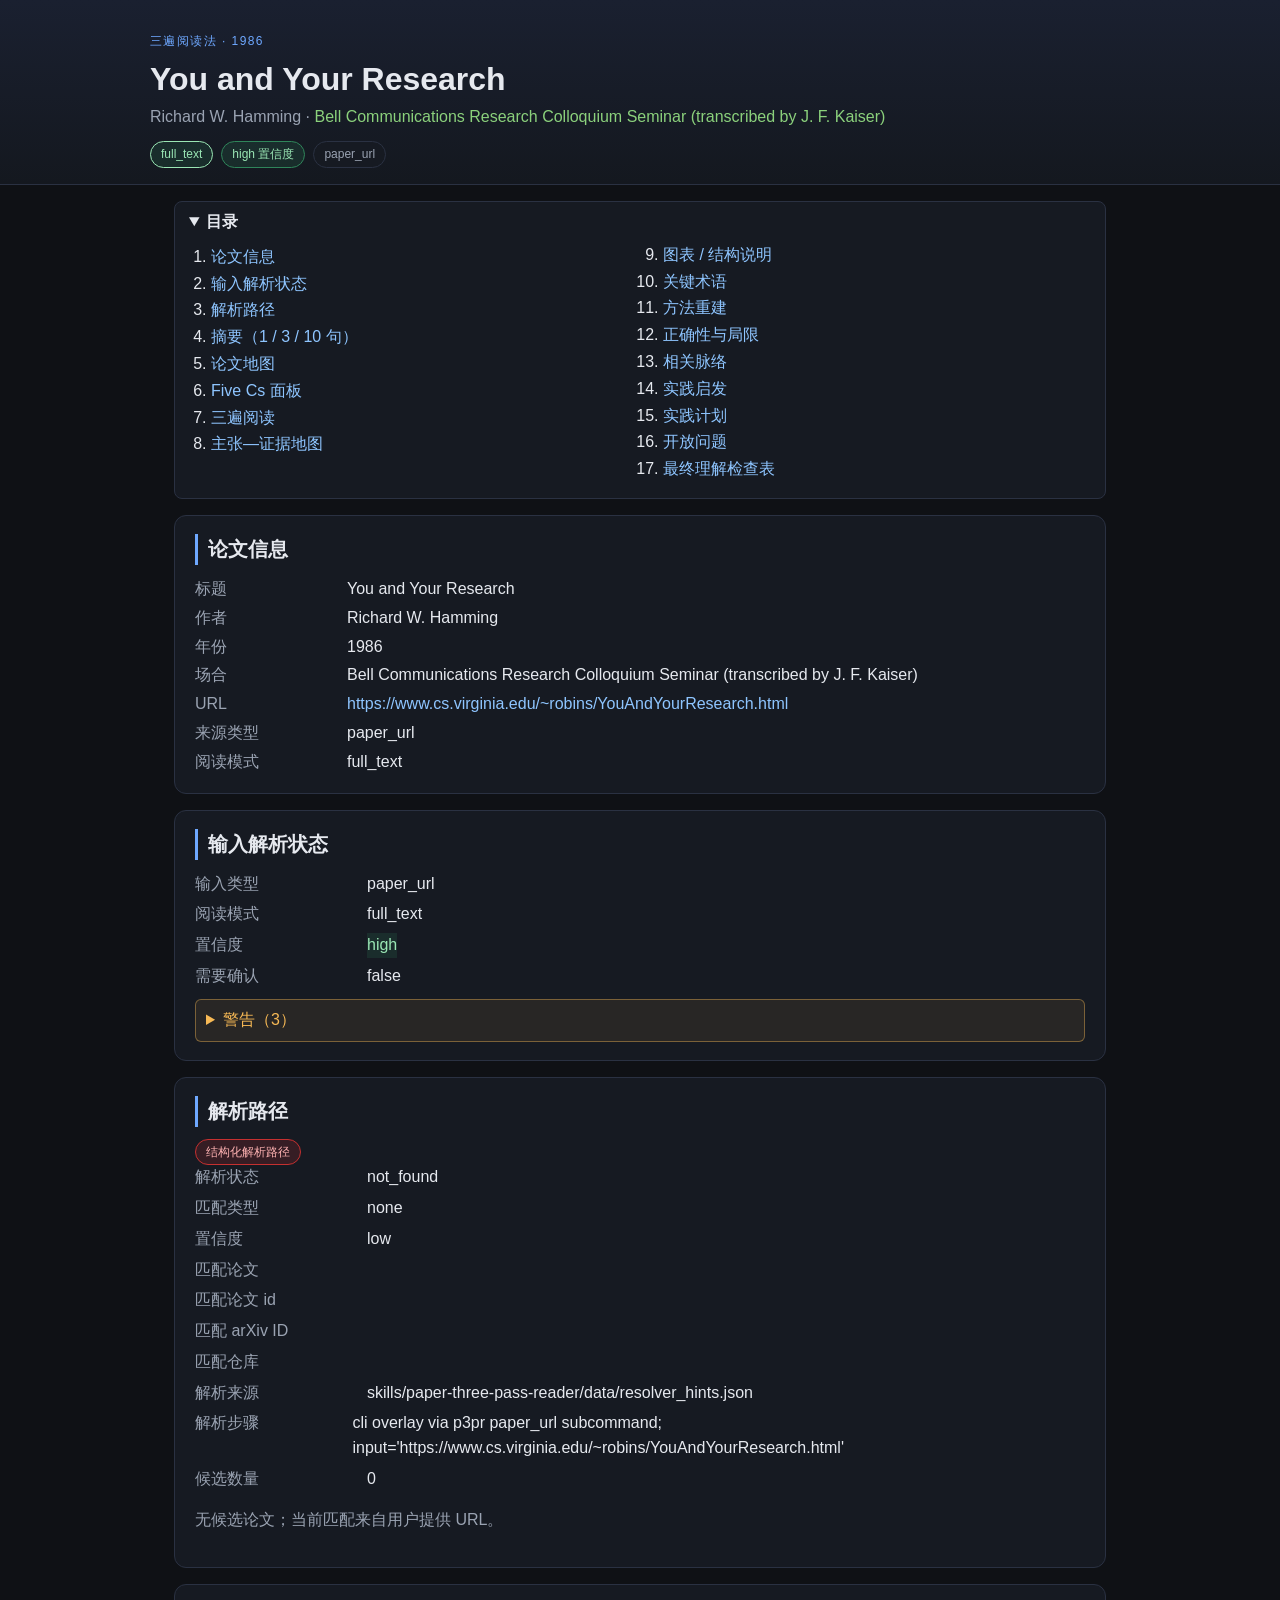
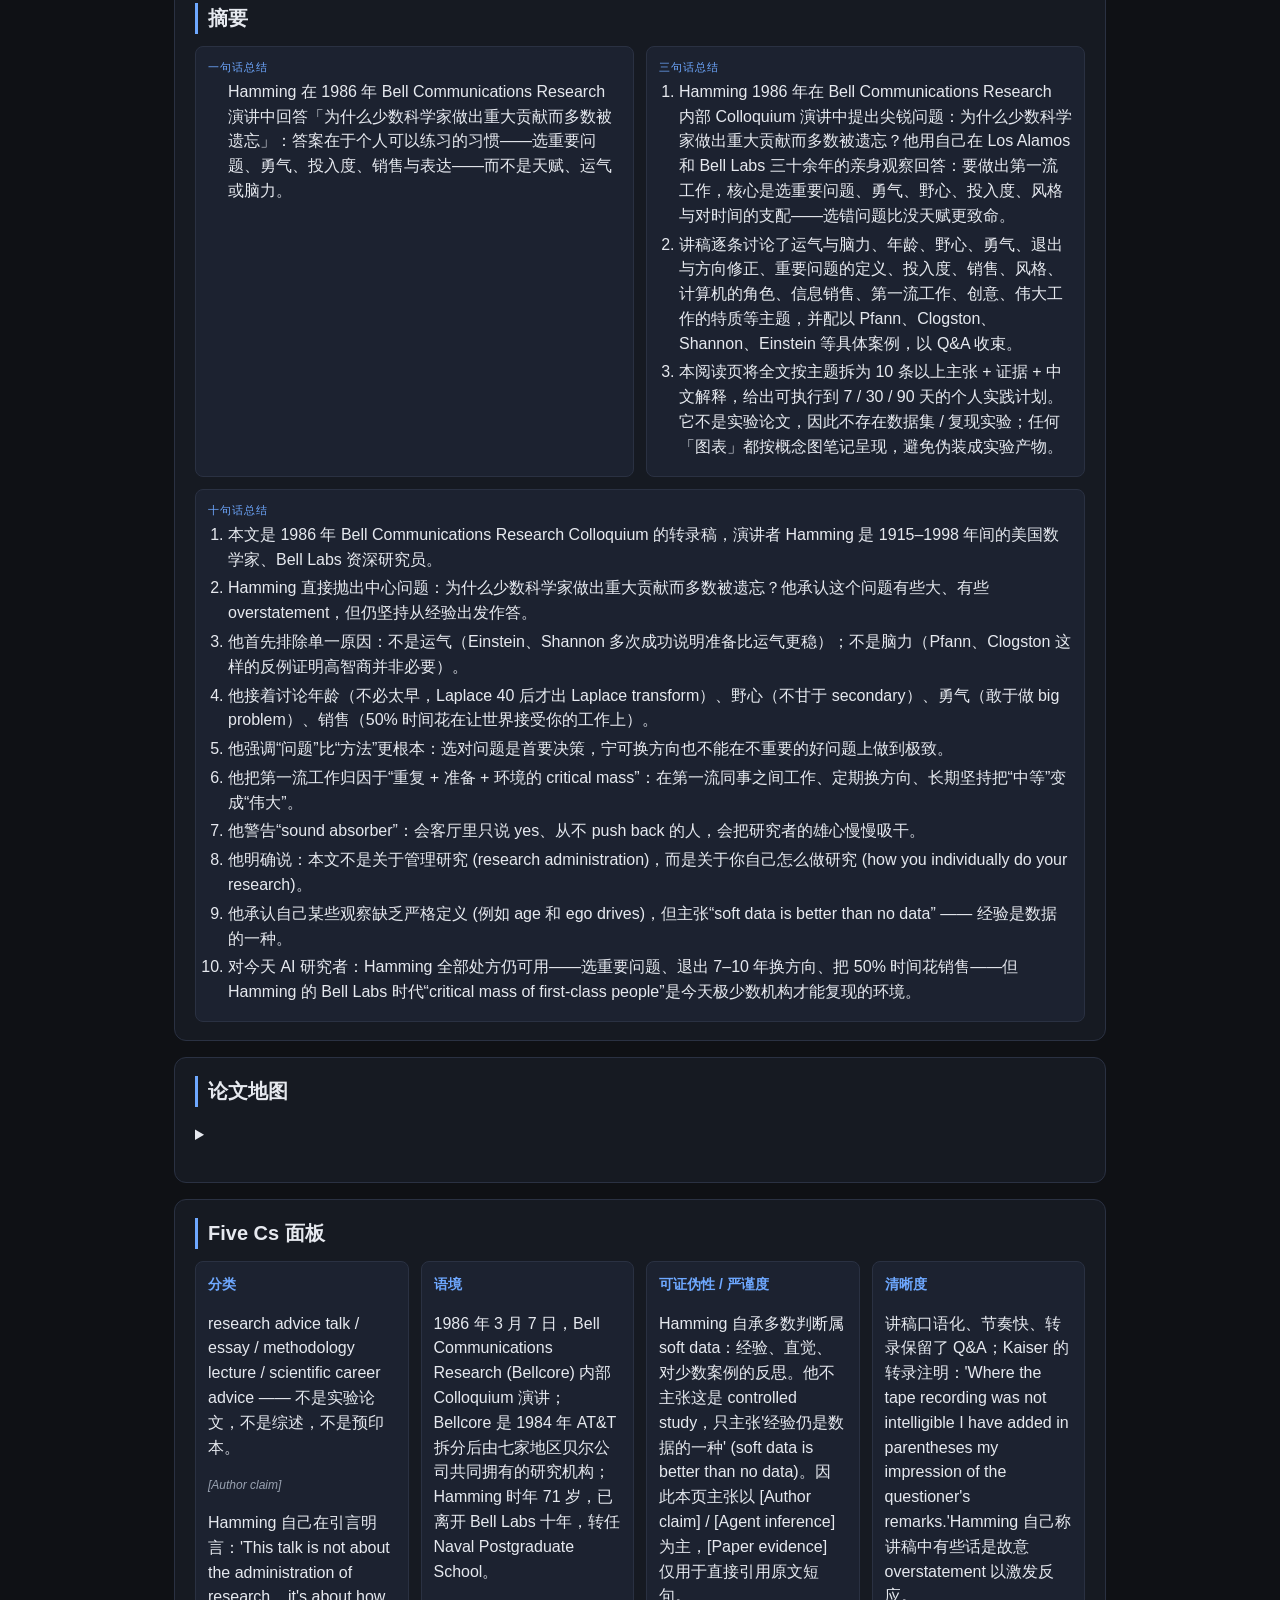
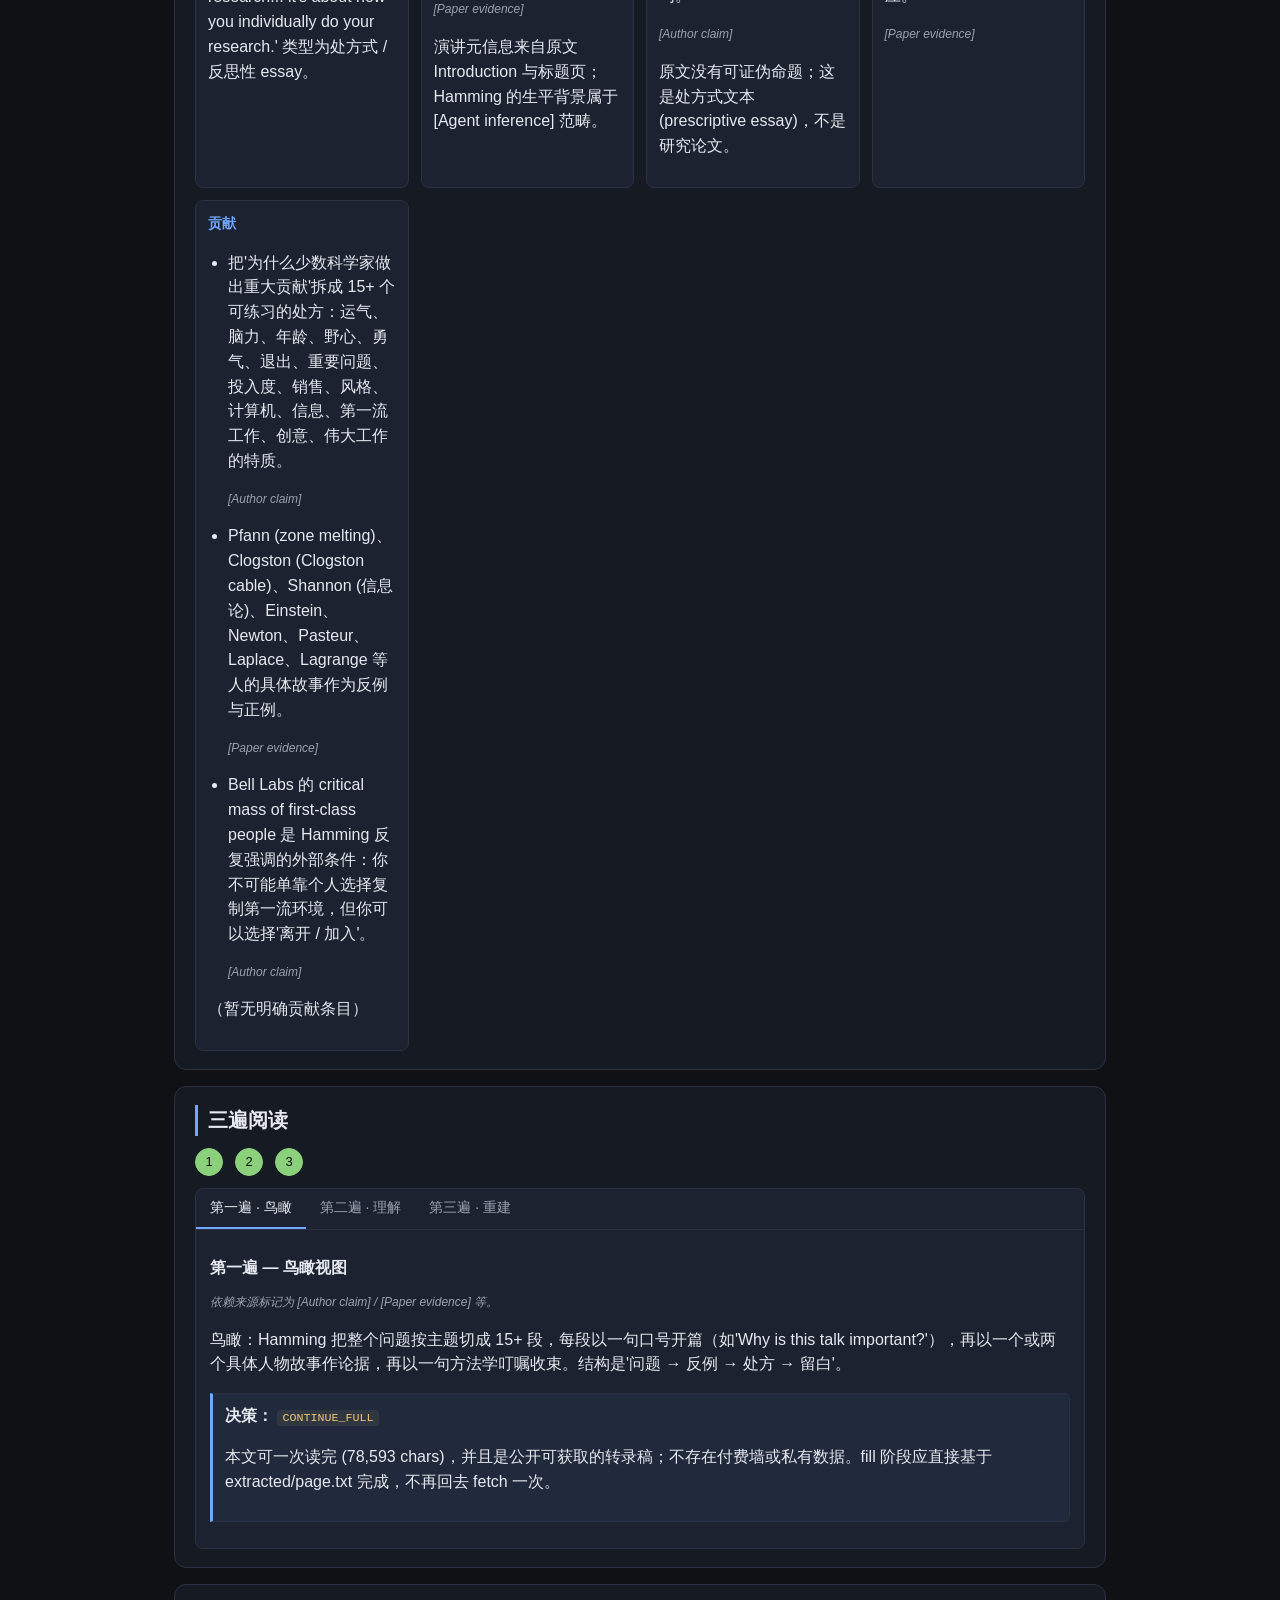
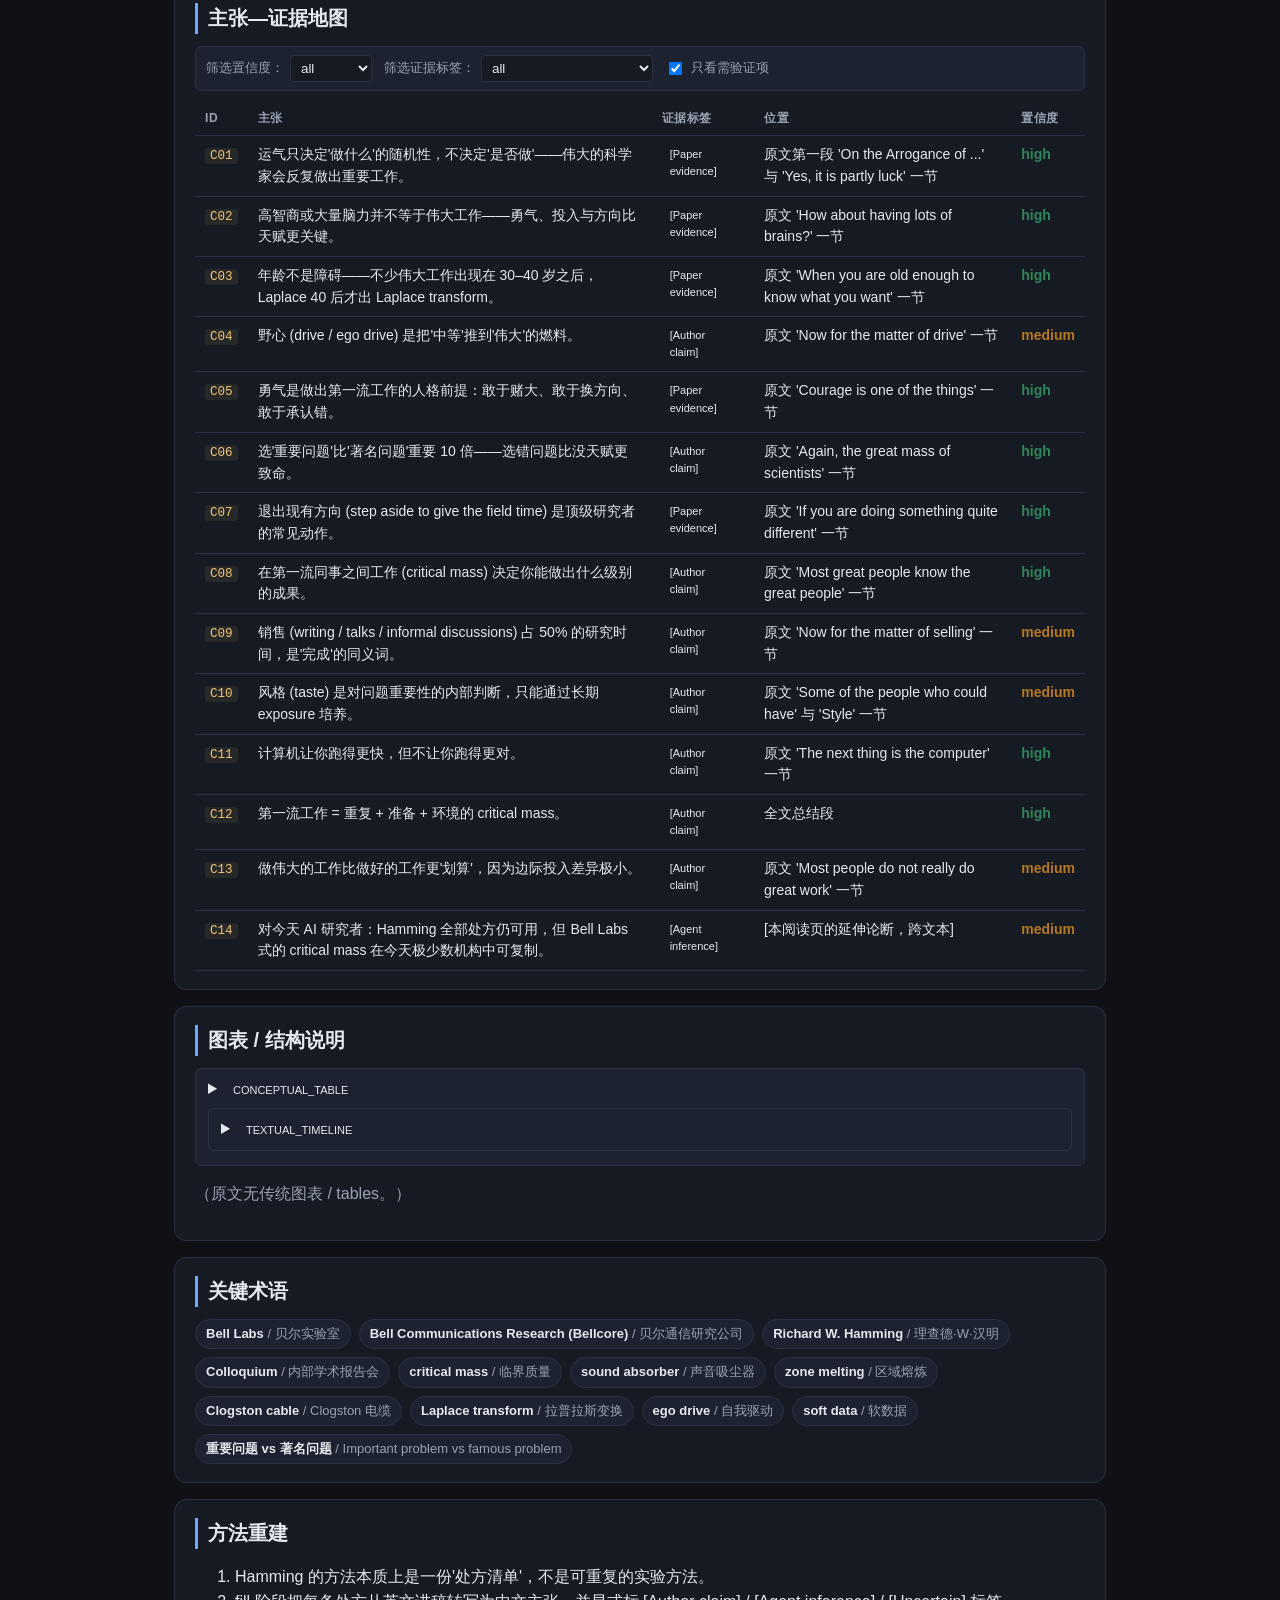
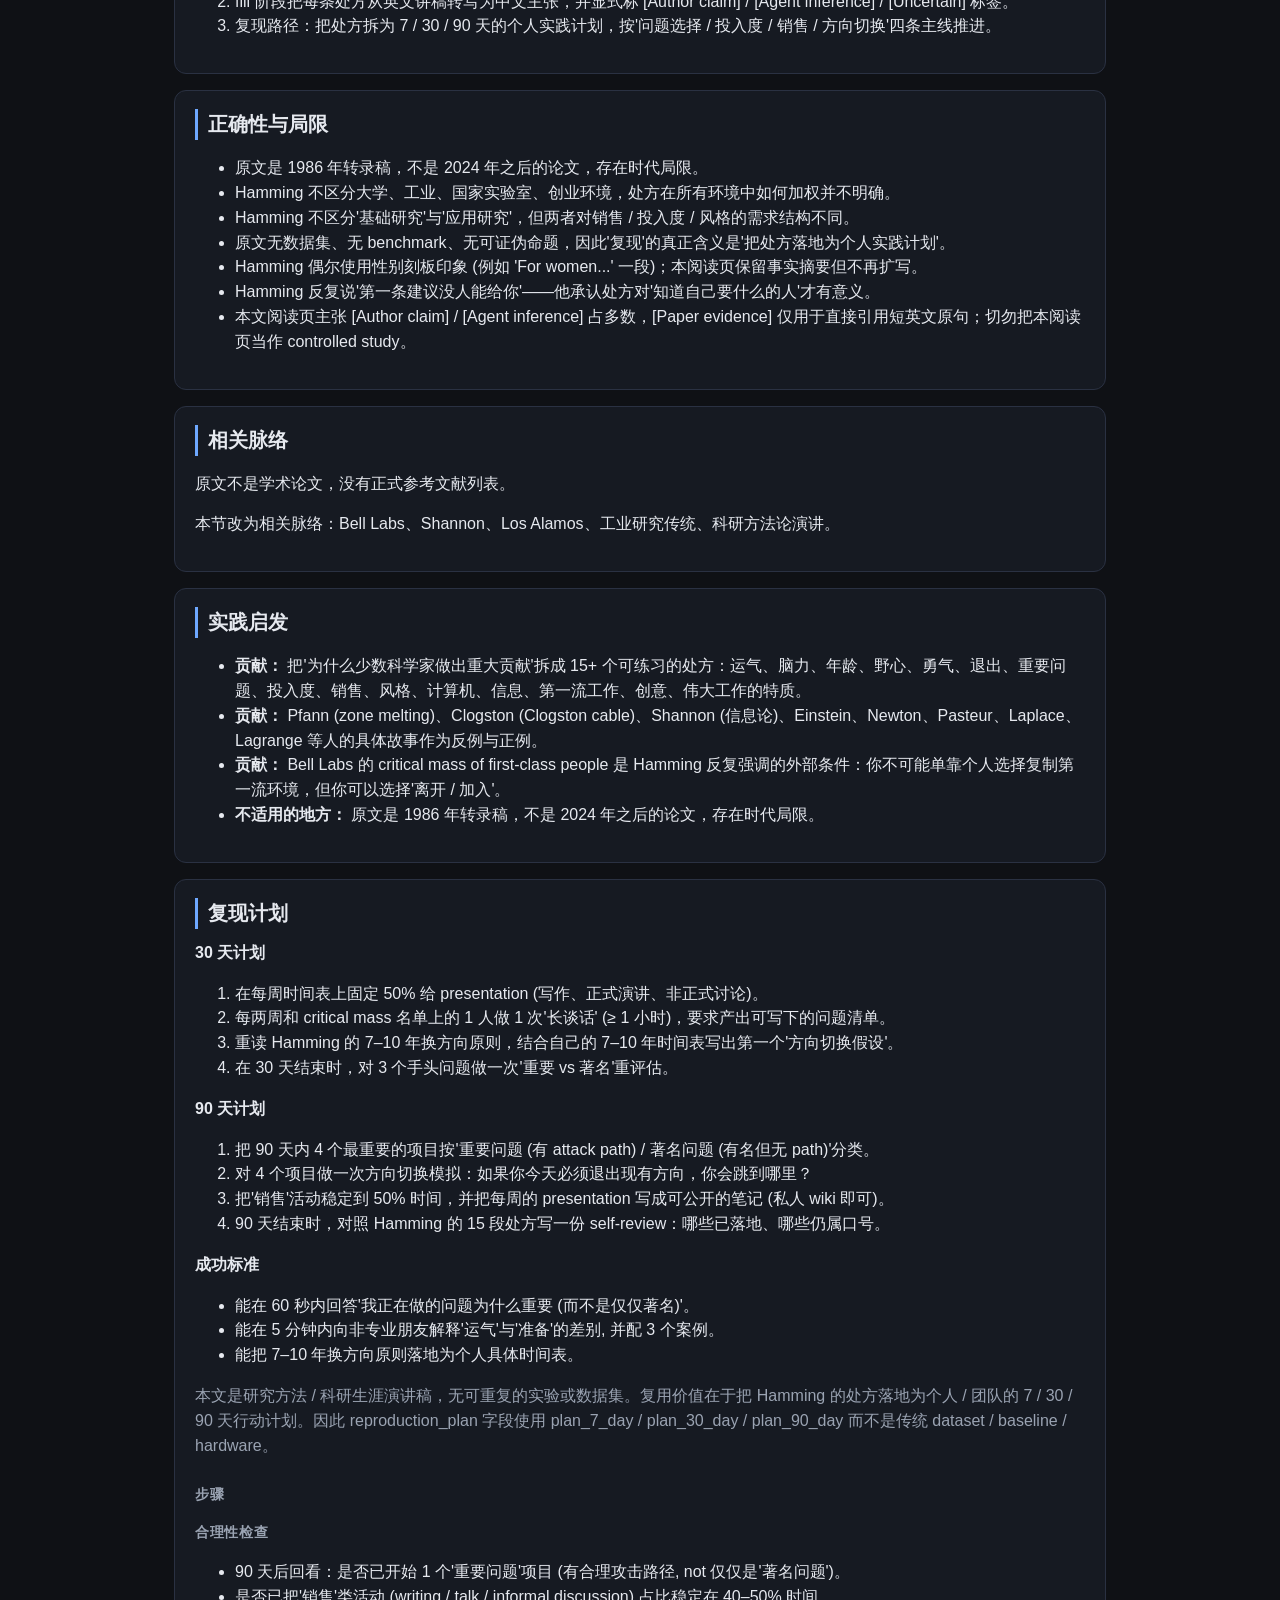
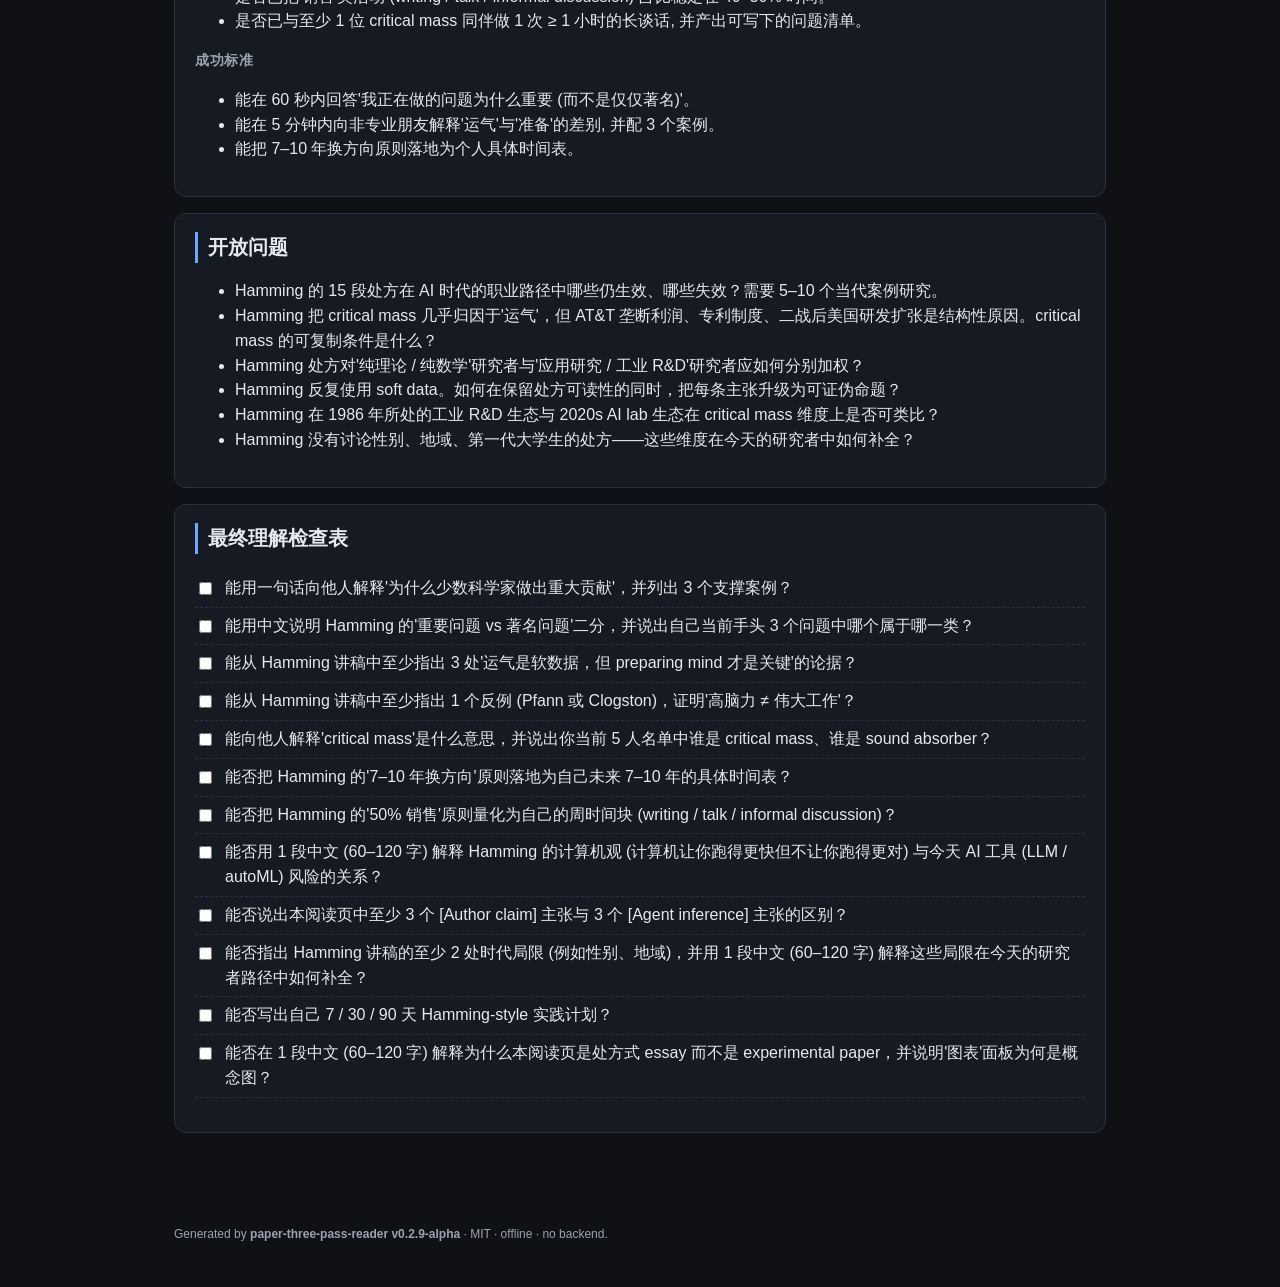
<file: you-and-your-research-url-dogfood-cn/index.html>
<!doctype html>
<html lang="zh-CN">
<head>
  <meta charset="utf-8" />
  <meta name="viewport" content="width=device-width, initial-scale=1" />
  <title>You and Your Research — 三遍阅读法</title>
  <link rel="stylesheet" href="assets/style.css" />
</head>
<body data-reading-mode="full_text">
  <header class="hero">
    <div class="hero-row">
      <div class="hero-text">
        <div class="kicker">三遍阅读法 · 1986</div>
        <h1>You and Your Research</h1>
        <div class="byline">
          <span>Richard W. Hamming</span>
           · <span class="venue">Bell Communications Research Colloquium Seminar (transcribed by J. F. Kaiser)</span>
        </div>
        <div class="badges">
          <span class="badge badge-mode" title="阅读模式">full_text</span>
          <span class="badge badge-confidence badge-confidence-high">high 置信度</span>
          <span class="badge badge-input">paper_url</span>
        </div>
      </div>
    </div>
  </header>

  <nav class="toc">
    <details open>
      <summary>目录</summary>
      <ol>
        <li><a href="#metadata">论文信息</a></li>
        <li><a href="#intake">输入解析状态</a></li>
        <li><a href="#resolver-trail">解析路径</a></li>
        <li><a href="#summary">摘要（1 / 3 / 10 句）</a></li>
        <li><a href="#paper-map">论文地图</a></li>
        <li><a href="#five-cs">Five Cs 面板</a></li>
        <li><a href="#passes">三遍阅读</a></li>
        <li><a href="#claims">主张—证据地图</a></li>
        <li><a href="#figures">图表 / 结构说明</a></li>
        <li><a href="#glossary">关键术语</a></li>
        <li><a href="#reconstruction">方法重建</a></li>
        <li><a href="#limitations">正确性与局限</a></li>
        <li><a href="#related">相关脉络</a></li>
        <li><a href="#implications">实践启发</a></li>
        <li><a href="#reproduction">实践计划</a></li>
        <li><a href="#open">开放问题</a></li>
        <li><a href="#checklist">最终理解检查表</a></li>
      </ol>
    </details>
  </nav>

  <main>
    <!-- 1. Hero Summary / 论文信息 -->
    <section id="metadata" class="card">
      <h2>论文信息</h2>
      <dl class="kv">
        <dt>标题</dt><dd>You and Your Research</dd>
        <dt>作者</dt><dd>Richard W. Hamming</dd>
        <dt>年份</dt><dd>1986</dd>
        <dt>场合</dt><dd>Bell Communications Research Colloquium Seminar (transcribed by J. F. Kaiser)</dd>
        
        
        <dt>URL</dt><dd><a href="https://www.cs.virginia.edu/~robins/YouAndYourResearch.html">https://www.cs.virginia.edu/~robins/YouAndYourResearch.html</a></dd>
        <dt>来源类型</dt><dd>paper_url</dd>
        <dt>阅读模式</dt><dd>full_text</dd>
      </dl>
    </section>

    <!-- 2. 输入解析状态 -->
    <section id="intake" class="card">
      <h2>输入解析状态</h2>
      <ul class="kv-list">
        <li><span class="label">输入类型</span> <span class="value">paper_url</span></li>
        <li><span class="label">阅读模式</span> <span class="value">full_text</span></li>
        <li><span class="label">置信度</span> <span class="value badge-confidence badge-confidence-high">high</span></li>
        <li><span class="label">需要确认</span> <span class="value">false</span></li>
      </ul>
      
      <details class="warnings">
        <summary>警告（3）</summary>
        <ul><li>本文不是实验论文、综述或预印本；它是 1986 年 Bell Communications Research 内部讲座的转录稿，由 J. F. Kaiser 整理。</li><li>原文不含图表、实验、benchmark、代码或数据集。'图表'面板与'复现计划'面板在本文中以概念性笔记 / 个人实践计划的形式存在，不要伪装为实验产物。</li><li>少量 Hamming 英文原话在 [Paper evidence] 标签下保留；解释性内容全部用中文。</li></ul>
      </details>
      
      
    </section>

    <!-- 2b. 解析路径 (structured source_resolution, v0.2.8) -->
    <section id="resolver-trail" class="card">
      <h2>解析路径</h2>
      
      <div class="badges">
        
        <span class="badge badge-confidence badge-confidence-low">结构化解析路径</span>
        
        
        
      </div>
      <ul class="kv-list">
        <li><span class="label">解析状态</span> <span class="value">not_found</span></li>
        <li><span class="label">匹配类型</span> <span class="value">none</span></li>
        <li><span class="label">置信度</span> <span class="value">low</span></li>
        <li><span class="label">匹配论文</span> <span class="value"></span></li>
        <li><span class="label">匹配论文 id</span> <span class="value"></span></li>
        <li><span class="label">匹配 arXiv ID</span> <span class="value"></span></li>
        <li><span class="label">匹配仓库</span> <span class="value"></span></li>
        <li><span class="label">解析来源</span> <span class="value">skills/paper-three-pass-reader/data/resolver_hints.json</span></li>
        <li><span class="label">解析步骤</span> <span class="value">cli overlay via p3pr paper_url subcommand; input='https://www.cs.virginia.edu/~robins/YouAndYourResearch.html'</span></li>
        <li><span class="label">候选数量</span> <span class="value">0</span></li>
      </ul>
      </li></ul>
      </details>
      
      <p class="muted">无候选论文；当前匹配来自用户提供 URL。</p>
      
      
    </section>

    <!-- 3. 摘要 -->
    <section id="summary" class="card">
      <h2>摘要</h2>
      <div class="summary-grid">
        <div class="summary-box">
          <div class="summary-label">一句话总结</div>
          <p>Hamming 在 1986 年 Bell Communications Research 演讲中回答「为什么少数科学家做出重大贡献而多数被遗忘」：答案在于个人可以练习的习惯——选重要问题、勇气、投入度、销售与表达——而不是天赋、运气或脑力。</p>
        </div>
        <div class="summary-box">
          <div class="summary-label">三句话总结</div>
          <ol><li>Hamming 1986 年在 Bell Communications Research 内部 Colloquium 演讲中提出尖锐问题：为什么少数科学家做出重大贡献而多数被遗忘？他用自己在 Los Alamos 和 Bell Labs 三十余年的亲身观察回答：要做出第一流工作，核心是选重要问题、勇气、野心、投入度、风格与对时间的支配——选错问题比没天赋更致命。</li><li>讲稿逐条讨论了运气与脑力、年龄、野心、勇气、退出与方向修正、重要问题的定义、投入度、销售、风格、计算机的角色、信息销售、第一流工作、创意、伟大工作的特质等主题，并配以 Pfann、Clogston、Shannon、Einstein 等具体案例，以 Q&A 收束。</li><li>本阅读页将全文按主题拆为 10 条以上主张 + 证据 + 中文解释，给出可执行到 7 / 30 / 90 天的个人实践计划。它不是实验论文，因此不存在数据集 / 复现实验；任何「图表」都按概念图笔记呈现，避免伪装成实验产物。</li></ol>
        </div>
        <div class="summary-box summary-wide">
          <div class="summary-label">十句话总结</div>
          <ol><li>本文是 1986 年 Bell Communications Research Colloquium 的转录稿，演讲者 Hamming 是 1915–1998 年间的美国数学家、Bell Labs 资深研究员。</li><li>Hamming 直接抛出中心问题：为什么少数科学家做出重大贡献而多数被遗忘？他承认这个问题有些大、有些 overstatement，但仍坚持从经验出发作答。</li><li>他首先排除单一原因：不是运气（Einstein、Shannon 多次成功说明准备比运气更稳）；不是脑力（Pfann、Clogston 这样的反例证明高智商并非必要）。</li><li>他接着讨论年龄（不必太早，Laplace 40 后才出 Laplace transform）、野心（不甘于 secondary）、勇气（敢于做 big problem）、销售（50% 时间花在让世界接受你的工作上）。</li><li>他强调“问题”比“方法”更根本：选对问题是首要决策，宁可换方向也不能在不重要的好问题上做到极致。</li><li>他把第一流工作归因于“重复 + 准备 + 环境的 critical mass”：在第一流同事之间工作、定期换方向、长期坚持把“中等”变成“伟大”。</li><li>他警告“sound absorber”：会客厅里只说 yes、从不 push back 的人，会把研究者的雄心慢慢吸干。</li><li>他明确说：本文不是关于管理研究 (research administration)，而是关于你自己怎么做研究 (how you individually do your research)。</li><li>他承认自己某些观察缺乏严格定义 (例如 age 和 ego drives)，但主张“soft data is better than no data” —— 经验是数据的一种。</li><li>对今天 AI 研究者：Hamming 全部处方仍可用——选重要问题、退出 7–10 年换方向、把 50% 时间花销售——但 Hamming 的 Bell Labs 时代“critical mass of first-class people”是今天极少数机构才能复现的环境。</li></ol>
        </div>
      </div>
    </section>

    <!-- 4. 论文地图 -->
    <section id="paper-map" class="card">
      <h2>论文地图</h2>
      <ul class="tree">
        
        <li>
          <details><summary></summary>
            
        <li>
          <details><summary></summary>
            
        <li>
          <details><summary></summary>
            
        <li>
          <details><summary></summary>
            
        <li>
          <details><summary></summary>
            
        <li>
          <details><summary></summary>
            
        <li>
          <details><summary></summary>
            
        <li>
          <details><summary></summary>
            
        <li>
          <details><summary></summary>
            
        <li>
          <details><summary></summary>
            
        <li>
          <details><summary></summary>
            
        <li>
          <details><summary></summary>
            </ul>
            
          </details>
        </li>
        
      </ul>
    </section>

    <!-- 5. Five Cs -->
    <section id="five-cs" class="card">
      <h2>Five Cs 面板</h2>
      <div class="five-cs-grid">
        <article class="ccard">
          <h3>分类</h3>
          <p class="ccard-value">research advice talk / essay / methodology lecture / scientific career advice —— 不是实验论文，不是综述，不是预印本。</p>
          <p class="evidence-line">[Author claim]</p>
          <p class="ccard-note">Hamming 自己在引言明言：'This talk is not about the administration of research... it's about how you individually do your research.' 类型为处方式 / 反思性 essay。</p>
        </article>
        <article class="ccard">
          <h3>语境</h3>
          <p class="ccard-value">1986 年 3 月 7 日，Bell Communications Research (Bellcore) 内部 Colloquium 演讲；Bellcore 是 1984 年 AT&T 拆分后由七家地区贝尔公司共同拥有的研究机构；Hamming 时年 71 岁，已离开 Bell Labs 十年，转任 Naval Postgraduate School。</p>
          <p class="evidence-line">[Paper evidence]</p>
          <p class="ccard-note">演讲元信息来自原文 Introduction 与标题页；Hamming 的生平背景属于 [Agent inference] 范畴。</p>
        </article>
        <article class="ccard">
          <h3>可证伪性 / 严谨度</h3>
          <p class="ccard-value">Hamming 自承多数判断属 soft data：经验、直觉、对少数案例的反思。他不主张这是 controlled study，只主张'经验仍是数据的一种' (soft data is better than no data)。因此本页主张以 [Author claim] / [Agent inference] 为主，[Paper evidence] 仅用于直接引用原文短句。</p>
          <p class="evidence-line">[Author claim]</p>
          <p class="ccard-note">原文没有可证伪命题；这是处方式文本 (prescriptive essay)，不是研究论文。</p>
        </article>
        <article class="ccard">
          <h3>清晰度</h3>
          <p class="ccard-value">讲稿口语化、节奏快、转录保留了 Q&A；Kaiser 的转录注明：'Where the tape recording was not intelligible I have added in parentheses my impression of the questioner's remarks.'Hamming 自己称讲稿中有些话是故意 overstatement 以激发反应。</p>
          <p class="evidence-line">[Paper evidence]</p>
          
        </article>
        <article class="ccard ccard-wide">
          <h3>贡献</h3>
          
          <ul><li><p class="ccard-value">把'为什么少数科学家做出重大贡献'拆成 15+ 个可练习的处方：运气、脑力、年龄、野心、勇气、退出、重要问题、投入度、销售、风格、计算机、信息、第一流工作、创意、伟大工作的特质。</p><p class="evidence-line">[Author claim]</p><li><p class="ccard-value">Pfann (zone melting)、Clogston (Clogston cable)、Shannon (信息论)、Einstein、Newton、Pasteur、Laplace、Lagrange 等人的具体故事作为反例与正例。</p><p class="evidence-line">[Paper evidence]</p><li><p class="ccard-value">Bell Labs 的 critical mass of first-class people 是 Hamming 反复强调的外部条件：你不可能单靠个人选择复制第一流环境，但你可以选择'离开 / 加入'。</p><p class="evidence-line">[Author claim]</p></li></ul>
          
          <p class="ccard-empty">（暂无明确贡献条目）</p>
          
        </article>
      </div>
    </section>

    <!-- 6. 第一遍阅读 / 第二遍阅读 / 第三遍阅读 标签页 -->
    <section id="passes" class="card">
      <h2>三遍阅读</h2>
      <div class="timeline">
        <span class="dot done" title="第一遍阅读">1</span>
        <span class="dot done" title="第二遍阅读">2</span>
        <span class="dot done" title="第三遍阅读">3</span>
      </div>
      <div class="tabs">
        <div class="tab-buttons" role="tablist">
          <button class="tab-btn active" data-tab="p1" role="tab">第一遍 · 鸟瞰</button>
          <button class="tab-btn" data-tab="p2" role="tab">第二遍 · 理解</button>
          <button class="tab-btn" data-tab="p3" role="tab">第三遍 · 重建</button>
        </div>

        <div class="tab-panel active" data-panel="p1">
          <h3>第一遍 — 鸟瞰视图</h3>
          <p class="evidence-line">依赖来源标记为 [Author claim] / [Paper evidence] 等。</p>
          <p>鸟瞰：Hamming 把整个问题按主题切成 15+ 段，每段以一句口号开篇（如'Why is this talk important?'），再以一个或两个具体人物故事作论据，再以一句方法学叮嘱收束。结构是'问题 → 反例 → 处方 → 留白'。</p>
          <div class="callout">
            <strong>决策：</strong> <code>CONTINUE_FULL</code>
            <p>本文可一次读完 (78,593 chars)，并且是公开可获取的转录稿；不存在付费墙或私有数据。fill 阶段应直接基于 extracted/page.txt 完成，不再回去 fetch 一次。</p>
          </div>
        </div>

        <div class="tab-panel" data-panel="p2">
          <h3>第二遍 — 深入理解</h3>
          <h4>核心观点</h4>
          <ol><li>运气只是'做什么'的随机性，不是'是否做'的决定因素。</li><li>高智商 / 大量脑力不等于伟大工作；勇气、投入、方向比天赋更关键。</li><li>年龄不是障碍；不少伟大工作出现在 30–40 岁以后。</li><li>野心 (drive / ego drive) 是把'中等'推到'伟大'的燃料。</li><li>勇气是做出第一流工作的人格前提：敢于赌大、敢于换方向、敢于承认错。</li><li>选'重要问题'比'著名问题'重要 10 倍。</li><li>退出现有方向 (step aside to give the field time) 是顶级研究者的常见动作。</li><li>在第一流同事之间工作 (critical mass) 决定你能做出什么级别的成果。</li><li>销售 (writing / talks / informal discussions) 占 50% 的研究时间，是'完成'的同义词。</li><li>风格 (taste) 是对问题重要性的内部判断，只能通过长期 exposure 培养。</li><li>计算机让你跑得更快，但不让你跑得更对。</li><li>第一流工作 = 重复 + 准备 + 环境的 critical mass。</li><li>做伟大的工作比做好的工作更'划算'，因为边际投入差异极小。</li><li>今天 AI 研究者可以继承全部处方，但 Bell Labs 式的 critical mass 在今天极少数机构中可复制。</li></ol>
          
          <h4>关键参考文献</h4>
          <ul class="refs"><li><strong>Shannon, C. E. — A Mathematical Theory of Communication</strong><li><strong>Einstein 12 岁时思考'如果追光会看到什么'</strong><li><strong>Pfann 发明 zone melting (区域熔炼)</strong><li><strong>Clogston cable (贝尔实验室)</strong><li><strong>Bell Labs (1925–1996) 作为研究环境</strong><li><strong>Laplace 与 Laplace transform</strong></li></ul>
          
        </div>

        <div class="tab-panel" data-panel="p3">
          <h3>第三遍 — 重建</h3>
          <h4>方法重建</h4>
          <ol><li>Hamming 的方法本质上是一份'处方清单'，不是可重复的实验方法。</li><li>fill 阶段把每条处方从英文讲稿转写为中文主张，并显式标 [Author claim] / [Agent inference] / [Uncertain] 标签。</li><li>复现路径：把处方拆为 7 / 30 / 90 天的个人实践计划，按'问题选择 / 投入度 / 销售 / 方向切换'四条主线推进。</li></ol>
          
          <h4>批判性审视要点</h4>
          <ul><li>Hamming 自承是 soft data，不是 controlled study：每条主张可能存在反例。</li><li>Hamming 把 Bell Labs 的 critical mass 几乎归因于'运气'，但这忽略了 AT&T 垄断利润、专利制度、二战后美国研发扩张等结构因素。</li><li>'50% 时间花在销售'的处方在工业研究环境中成立，但在高校 / 工业交替型职业路径中比例要重新校准。</li><li>'7–10 年换方向'是经验性建议，没有 evidence-based 支撑。</li><li>原文大量使用性别刻板印象 (例如 'For women...' 一段)；这些内容在中文版中保留事实摘要但不再扩写，并加 [Hamming 时代局限] 注。</li></ul>
          
        </div>
      </div>
    </section>

    <!-- 7. Claims-Evidence Map -->
    <section id="claims" class="card">
      <h2>主张—证据地图</h2>
      <div class="filters">
        <label>筛选置信度：
          <select id="filter-confidence">
            <option value="">all</option>
            <option value="high">high</option>
            <option value="medium">medium</option>
            <option value="low">low</option>
          </select>
        </label>
        <label>筛选证据标签：
          <select id="filter-label">
            <option value="">all</option>
            <option>[Paper evidence]</option>
            <option>[Figure/Table evidence]</option>
            <option>[Author claim]</option>
            <option>[Agent inference]</option>
            <option>[Uncertain]</option>
            <option>[Needs verification]</option>
          </select>
        </label>
        <label><input type="checkbox" id="filter-needs" checked /> 只看需验证项</label>
      </div>
      <table class="claims-table">
        <thead>
          <tr><th>ID</th><th>主张</th><th>证据标签</th><th>位置</th><th>置信度</th></tr>
        </thead>
        <tbody>
          
          <tr data-confidence="high" data-label="[Paper evidence]" data-needs="false">
            <td><code>C01</code></td>
            <td>运气只决定'做什么'的随机性，不决定'是否做'——伟大的科学家会反复做出重要工作。</td>
            <td><span class="ev-label ev-paper-evidence">[Paper evidence]</span></td>
            <td>原文第一段 'On the Arrogance of ...' 与 'Yes, it is partly luck' 一节</td>
            <td><span class="conf conf-high">high</span></td>
          </tr>
          
          <tr data-confidence="high" data-label="[Paper evidence]" data-needs="false">
            <td><code>C02</code></td>
            <td>高智商或大量脑力并不等于伟大工作——勇气、投入与方向比天赋更关键。</td>
            <td><span class="ev-label ev-paper-evidence">[Paper evidence]</span></td>
            <td>原文 'How about having lots of brains?' 一节</td>
            <td><span class="conf conf-high">high</span></td>
          </tr>
          
          <tr data-confidence="high" data-label="[Paper evidence]" data-needs="false">
            <td><code>C03</code></td>
            <td>年龄不是障碍——不少伟大工作出现在 30–40 岁之后，Laplace 40 后才出 Laplace transform。</td>
            <td><span class="ev-label ev-paper-evidence">[Paper evidence]</span></td>
            <td>原文 'When you are old enough to know what you want' 一节</td>
            <td><span class="conf conf-high">high</span></td>
          </tr>
          
          <tr data-confidence="medium" data-label="[Author claim]" data-needs="true">
            <td><code>C04</code></td>
            <td>野心 (drive / ego drive) 是把'中等'推到'伟大'的燃料。</td>
            <td><span class="ev-label ev-author-claim">[Author claim]</span></td>
            <td>原文 'Now for the matter of drive' 一节</td>
            <td><span class="conf conf-medium">medium</span></td>
          </tr>
          
          <tr data-confidence="high" data-label="[Paper evidence]" data-needs="false">
            <td><code>C05</code></td>
            <td>勇气是做出第一流工作的人格前提：敢于赌大、敢于换方向、敢于承认错。</td>
            <td><span class="ev-label ev-paper-evidence">[Paper evidence]</span></td>
            <td>原文 'Courage is one of the things' 一节</td>
            <td><span class="conf conf-high">high</span></td>
          </tr>
          
          <tr data-confidence="high" data-label="[Author claim]" data-needs="false">
            <td><code>C06</code></td>
            <td>选'重要问题'比'著名问题'重要 10 倍——选错问题比没天赋更致命。</td>
            <td><span class="ev-label ev-author-claim">[Author claim]</span></td>
            <td>原文 'Again, the great mass of scientists' 一节</td>
            <td><span class="conf conf-high">high</span></td>
          </tr>
          
          <tr data-confidence="high" data-label="[Paper evidence]" data-needs="false">
            <td><code>C07</code></td>
            <td>退出现有方向 (step aside to give the field time) 是顶级研究者的常见动作。</td>
            <td><span class="ev-label ev-paper-evidence">[Paper evidence]</span></td>
            <td>原文 'If you are doing something quite different' 一节</td>
            <td><span class="conf conf-high">high</span></td>
          </tr>
          
          <tr data-confidence="high" data-label="[Author claim]" data-needs="false">
            <td><code>C08</code></td>
            <td>在第一流同事之间工作 (critical mass) 决定你能做出什么级别的成果。</td>
            <td><span class="ev-label ev-author-claim">[Author claim]</span></td>
            <td>原文 'Most great people know the great people' 一节</td>
            <td><span class="conf conf-high">high</span></td>
          </tr>
          
          <tr data-confidence="medium" data-label="[Author claim]" data-needs="true">
            <td><code>C09</code></td>
            <td>销售 (writing / talks / informal discussions) 占 50% 的研究时间，是'完成'的同义词。</td>
            <td><span class="ev-label ev-author-claim">[Author claim]</span></td>
            <td>原文 'Now for the matter of selling' 一节</td>
            <td><span class="conf conf-medium">medium</span></td>
          </tr>
          
          <tr data-confidence="medium" data-label="[Author claim]" data-needs="true">
            <td><code>C10</code></td>
            <td>风格 (taste) 是对问题重要性的内部判断，只能通过长期 exposure 培养。</td>
            <td><span class="ev-label ev-author-claim">[Author claim]</span></td>
            <td>原文 'Some of the people who could have' 与 'Style' 一节</td>
            <td><span class="conf conf-medium">medium</span></td>
          </tr>
          
          <tr data-confidence="high" data-label="[Author claim]" data-needs="false">
            <td><code>C11</code></td>
            <td>计算机让你跑得更快，但不让你跑得更对。</td>
            <td><span class="ev-label ev-author-claim">[Author claim]</span></td>
            <td>原文 'The next thing is the computer' 一节</td>
            <td><span class="conf conf-high">high</span></td>
          </tr>
          
          <tr data-confidence="high" data-label="[Author claim]" data-needs="false">
            <td><code>C12</code></td>
            <td>第一流工作 = 重复 + 准备 + 环境的 critical mass。</td>
            <td><span class="ev-label ev-author-claim">[Author claim]</span></td>
            <td>全文总结段</td>
            <td><span class="conf conf-high">high</span></td>
          </tr>
          
          <tr data-confidence="medium" data-label="[Author claim]" data-needs="true">
            <td><code>C13</code></td>
            <td>做伟大的工作比做好的工作更'划算'，因为边际投入差异极小。</td>
            <td><span class="ev-label ev-author-claim">[Author claim]</span></td>
            <td>原文 'Most people do not really do great work' 一节</td>
            <td><span class="conf conf-medium">medium</span></td>
          </tr>
          
          <tr data-confidence="medium" data-label="[Agent inference]" data-needs="true">
            <td><code>C14</code></td>
            <td>对今天 AI 研究者：Hamming 全部处方仍可用，但 Bell Labs 式的 critical mass 在今天极少数机构中可复制。</td>
            <td><span class="ev-label ev-agent-inference">[Agent inference]</span></td>
            <td>[本阅读页的延伸论断，跨文本]</td>
            <td><span class="conf conf-medium">medium</span></td>
          </tr>
          
        </tbody>
      </table>
    </section>

    <!-- 8. Figures and Tables Explanation -->
    <section id="figures" class="card">
      <h2>图表 / 结构说明</h2>
      
      <div class="accordion">
        
        <details>
          <summary>
            <span class="fig-kind fig-conceptual_table">conceptual_table</span>
            
        <details>
          <summary>
            <span class="fig-kind fig-textual_timeline">textual_timeline</span>
            
            
          </summary>
          <p></p>
          
        </details>
        
      </div>
      
      
      <p class="muted">（原文无传统图表 / tables。）</p>
      
      
    </section>

    <!-- 9. Key Terms 术语表 -->
    <section id="glossary" class="card">
      <h2>关键术语</h2>
      <div class="chips">
        
        <details class="chip">
          <summary><strong>Bell Labs</strong> <span class="muted">/ 贝尔实验室</span></summary>
          <div class="chip-body">
            <p>1925–1996 年间为 AT&T / Western Electric 旗下的工业研究机构，曾聚集 Shannon、Bode、Pierce、Hamming 等。Hamming 在此度过 30 年 (1946–1976)。</p>
          </div>
        </details>
        
        <details class="chip">
          <summary><strong>Bell Communications Research (Bellcore)</strong> <span class="muted">/ 贝尔通信研究公司</span></summary>
          <div class="chip-body">
            <p>1984 年 AT&T 拆分后由七家地区贝尔公司共同拥有的研究机构，举办本场 Colloquium。</p>
          </div>
        </details>
        
        <details class="chip">
          <summary><strong>Richard W. Hamming</strong> <span class="muted">/ 理查德·W·汉明</span></summary>
          <div class="chip-body">
            <p>1915–1998 年间的美国数学家，Hamming 码、Hamming 距离、Hamming 窗的命名人；本文演讲者。</p>
          </div>
        </details>
        
        <details class="chip">
          <summary><strong>Colloquium</strong> <span class="muted">/ 内部学术报告会</span></summary>
          <div class="chip-body">
            <p>研究机构内部邀请外部演讲者做长报告的制度，常见于 Bell Labs、Bellcore 这类大型工业研究机构。</p>
          </div>
        </details>
        
        <details class="chip">
          <summary><strong>critical mass</strong> <span class="muted">/ 临界质量</span></summary>
          <div class="chip-body">
            <p>Hamming 用的隐喻：足够多的第一流同事在物理上聚集，使得'平庸'难以存在，'伟大'自然出现。</p>
          </div>
        </details>
        
        <details class="chip">
          <summary><strong>sound absorber</strong> <span class="muted">/ 声音吸尘器</span></summary>
          <div class="chip-body">
            <p>Hamming 用的贬义词：会客厅里只说 yes、从不 push back、把所有讨论以'非常好'收束的人。Hamming 警告要远离这种人。</p>
          </div>
        </details>
        
        <details class="chip">
          <summary><strong>zone melting</strong> <span class="muted">/ 区域熔炼</span></summary>
          <div class="chip-body">
            <p>Bill Pfann 发明的材料纯化方法：通过缓慢移动熔区把杂质扫到一端。Pfann 因此拿到几乎所有相关奖项。</p>
          </div>
        </details>
        
        <details class="chip">
          <summary><strong>Clogston cable</strong> <span class="muted">/ Clogston 电缆</span></summary>
          <div class="chip-body">
            <p>Andrew Clogston 在 Bell Labs 提出的超导电缆方案；Hamming 用此证明'早期被评为中等'的研究者只要选对问题也能做出第一流工作。</p>
          </div>
        </details>
        
        <details class="chip">
          <summary><strong>Laplace transform</strong> <span class="muted">/ 拉普拉斯变换</span></summary>
          <div class="chip-body">
            <p>Pierre-Simon Laplace 在 40 岁之后才完善的积分变换。Hamming 用此作为'年龄不是障碍'的论据。</p>
          </div>
        </details>
        
        <details class="chip">
          <summary><strong>ego drive</strong> <span class="muted">/ 自我驱动</span></summary>
          <div class="chip-body">
            <p>Hamming 用词：指不甘于 secondary、有持续向上的内驱力。区别于 external motivation (奖金、晋升)。</p>
          </div>
        </details>
        
        <details class="chip">
          <summary><strong>soft data</strong> <span class="muted">/ 软数据</span></summary>
          <div class="chip-body">
            <p>Hamming 自承讲稿论据多数为软数据：经验、直觉、案例反思。Hamming 主张 'soft data is better than no data'，但不主张这是 controlled study。</p>
          </div>
        </details>
        
        <details class="chip">
          <summary><strong>重要问题 vs 著名问题</strong> <span class="muted">/ Important problem vs famous problem</span></summary>
          <div class="chip-body">
            <p>Hamming 区分'对你想做的方向有 attack path 的问题'与'领域里被广泛引用但对路不明的问题'。他主张选前者, 即便它当下并不著名。</p>
          </div>
        </details>
        
      </div>
    </section>

    <!-- 10. 方法重建 -->
    <section id="reconstruction" class="card">
      <h2>方法重建</h2>
      <ol><li>Hamming 的方法本质上是一份'处方清单'，不是可重复的实验方法。</li><li>fill 阶段把每条处方从英文讲稿转写为中文主张，并显式标 [Author claim] / [Agent inference] / [Uncertain] 标签。</li><li>复现路径：把处方拆为 7 / 30 / 90 天的个人实践计划，按'问题选择 / 投入度 / 销售 / 方向切换'四条主线推进。</li></ol>
    </section>

    <!-- 11. 正确性 and 局限 -->
    <section id="limitations" class="card">
      <h2>正确性与局限</h2>
      <ul><li>原文是 1986 年转录稿，不是 2024 年之后的论文，存在时代局限。</li><li>Hamming 不区分大学、工业、国家实验室、创业环境，处方在所有环境中如何加权并不明确。</li><li>Hamming 不区分'基础研究'与'应用研究'，但两者对销售 / 投入度 / 风格的需求结构不同。</li><li>原文无数据集、无 benchmark、无可证伪命题，因此'复现'的真正含义是'把处方落地为个人实践计划'。</li><li>Hamming 偶尔使用性别刻板印象 (例如 'For women...' 一段)；本阅读页保留事实摘要但不再扩写。</li><li>Hamming 反复说'第一条建议没人能给你'——他承认处方对'知道自己要什么的人'才有意义。</li><li>本文阅读页主张 [Author claim] / [Agent inference] 占多数，[Paper evidence] 仅用于直接引用短英文原句；切勿把本阅读页当作 controlled study。</li></ul>
    </section>

    <!-- 12. 相关工作 Map -->
    <section id="related" class="card">
      <h2>相关脉络</h2>
      </li></ul>
      
      <p>原文不是学术论文，没有正式参考文献列表。</p>
      <p>本节改为相关脉络：Bell Labs、Shannon、Los Alamos、工业研究传统、科研方法论演讲。</p>
      
    </section>

    <!-- 13. 实践启发 -->
    <section id="implications" class="card">
      <h2>实践启发</h2>
      <ul>
        <li><strong>贡献：</strong> 把'为什么少数科学家做出重大贡献'拆成 15+ 个可练习的处方：运气、脑力、年龄、野心、勇气、退出、重要问题、投入度、销售、风格、计算机、信息、第一流工作、创意、伟大工作的特质。</li><li><strong>贡献：</strong> Pfann (zone melting)、Clogston (Clogston cable)、Shannon (信息论)、Einstein、Newton、Pasteur、Laplace、Lagrange 等人的具体故事作为反例与正例。</li><li><strong>贡献：</strong> Bell Labs 的 critical mass of first-class people 是 Hamming 反复强调的外部条件：你不可能单靠个人选择复制第一流环境，但你可以选择'离开 / 加入'。</li>
        <li><strong>不适用的地方：</strong> 原文是 1986 年转录稿，不是 2024 年之后的论文，存在时代局限。</li>
      </ul>
    </section>

    <!-- 14. 复现计划 / 实践计划 -->
    <section id="reproduction" class="card">
      <h2>复现计划</h2>
      
        
        <h3>30 天计划</h3>
        <ol><li>在每周时间表上固定 50% 给 presentation (写作、正式演讲、非正式讨论)。</li><li>每两周和 critical mass 名单上的 1 人做 1 次'长谈话' (≥ 1 小时)，要求产出可写下的问题清单。</li><li>重读 Hamming 的 7–10 年换方向原则，结合自己的 7–10 年时间表写出第一个'方向切换假设'。</li><li>在 30 天结束时，对 3 个手头问题做一次'重要 vs 著名'重评估。</li></ol>
        
        
        <h3>90 天计划</h3>
        <ol><li>把 90 天内 4 个最重要的项目按'重要问题 (有 attack path) / 著名问题 (有名但无 path)'分类。</li><li>对 4 个项目做一次方向切换模拟：如果你今天必须退出现有方向，你会跳到哪里？</li><li>把'销售'活动稳定到 50% 时间，并把每周的 presentation 写成可公开的笔记 (私人 wiki 即可)。</li><li>90 天结束时，对照 Hamming 的 15 段处方写一份 self-review：哪些已落地、哪些仍属口号。</li></ol>
        
        
        
        <h3>成功标准</h3>
        <ul><li>能在 60 秒内回答'我正在做的问题为什么重要 (而不是仅仅著名)'。</li><li>能在 5 分钟内向非专业朋友解释'运气'与'准备'的差别, 并配 3 个案例。</li><li>能把 7–10 年换方向原则落地为个人具体时间表。</li></ul>
        
        
        <p class="muted">本文是研究方法 / 科研生涯演讲稿，无可重复的实验或数据集。复用价值在于把 Hamming 的处方落地为个人 / 团队的 7 / 30 / 90 天行动计划。因此 reproduction_plan 字段使用 plan_7_day / plan_30_day / plan_90_day 而不是传统 dataset / baseline / hardware。</p>
      
        <dl class="kv">
          
          
          
        </dl>
        <h4>步骤</h4>
        <ol></ol>
        
        <h4>合理性检查</h4>
        <ul><li>90 天后回看：是否已开始 1 个'重要问题'项目 (有合理攻击路径, not 仅仅是'著名问题')。</li><li>是否已把'销售'类活动 (writing / talk / informal discussion) 占比稳定在 40–50% 时间。</li><li>是否已与至少 1 位 critical mass 同伴做 1 次 ≥ 1 小时的长谈话, 并产出可写下的问题清单。</li></ul>
        
        
        <h4>成功标准</h4>
        <ul><li>能在 60 秒内回答'我正在做的问题为什么重要 (而不是仅仅著名)'。</li><li>能在 5 分钟内向非专业朋友解释'运气'与'准备'的差别, 并配 3 个案例。</li><li>能把 7–10 年换方向原则落地为个人具体时间表。</li></ul>
        
      
    </section>

    <!-- 15. 开放问题 -->
    <section id="open" class="card">
      <h2>开放问题</h2>
      <ul><li>Hamming 的 15 段处方在 AI 时代的职业路径中哪些仍生效、哪些失效？需要 5–10 个当代案例研究。</li><li>Hamming 把 critical mass 几乎归因于'运气'，但 AT&T 垄断利润、专利制度、二战后美国研发扩张是结构性原因。critical mass 的可复制条件是什么？</li><li>Hamming 处方对'纯理论 / 纯数学'研究者与'应用研究 / 工业 R&D'研究者应如何分别加权？</li><li>Hamming 反复使用 soft data。如何在保留处方可读性的同时，把每条主张升级为可证伪命题？</li><li>Hamming 在 1986 年所处的工业 R&D 生态与 2020s AI lab 生态在 critical mass 维度上是否可类比？</li><li>Hamming 没有讨论性别、地域、第一代大学生的处方——这些维度在今天的研究者中如何补全？</li></ul>
    </section>

    <!-- 16. 最终理解检查表 -->
    <section id="checklist" class="card">
      <h2>最终理解检查表</h2>
      <ol class="checklist">
        
        <li><label><input type="checkbox" /> 能用一句话向他人解释'为什么少数科学家做出重大贡献'，并列出 3 个支撑案例？</label></li>
        
        <li><label><input type="checkbox" /> 能用中文说明 Hamming 的'重要问题 vs 著名问题'二分，并说出自己当前手头 3 个问题中哪个属于哪一类？</label></li>
        
        <li><label><input type="checkbox" /> 能从 Hamming 讲稿中至少指出 3 处'运气是软数据，但 preparing mind 才是关键'的论据？</label></li>
        
        <li><label><input type="checkbox" /> 能从 Hamming 讲稿中至少指出 1 个反例 (Pfann 或 Clogston)，证明'高脑力 ≠ 伟大工作'？</label></li>
        
        <li><label><input type="checkbox" /> 能向他人解释'critical mass'是什么意思，并说出你当前 5 人名单中谁是 critical mass、谁是 sound absorber？</label></li>
        
        <li><label><input type="checkbox" /> 能否把 Hamming 的'7–10 年换方向'原则落地为自己未来 7–10 年的具体时间表？</label></li>
        
        <li><label><input type="checkbox" /> 能否把 Hamming 的'50% 销售'原则量化为自己的周时间块 (writing / talk / informal discussion)？</label></li>
        
        <li><label><input type="checkbox" /> 能否用 1 段中文 (60–120 字) 解释 Hamming 的计算机观 (计算机让你跑得更快但不让你跑得更对) 与今天 AI 工具 (LLM / autoML) 风险的关系？</label></li>
        
        <li><label><input type="checkbox" /> 能否说出本阅读页中至少 3 个 [Author claim] 主张与 3 个 [Agent inference] 主张的区别？</label></li>
        
        <li><label><input type="checkbox" /> 能否指出 Hamming 讲稿的至少 2 处时代局限 (例如性别、地域)，并用 1 段中文 (60–120 字) 解释这些局限在今天的研究者路径中如何补全？</label></li>
        
        <li><label><input type="checkbox" /> 能否写出自己 7 / 30 / 90 天 Hamming-style 实践计划？</label></li>
        
        <li><label><input type="checkbox" /> 能否在 1 段中文 (60–120 字) 解释为什么本阅读页是处方式 essay 而不是 experimental paper，并说明'图表'面板为何是概念图？</label></li>
        
      </ol>
    </section>
  </main>

  <footer>
    <p>Generated by <strong>paper-three-pass-reader v0.2.9-alpha</strong> · MIT · offline · no backend.</p>
  </footer>

  <script src="assets/app.js"></script>
</body>
</html>
</file>
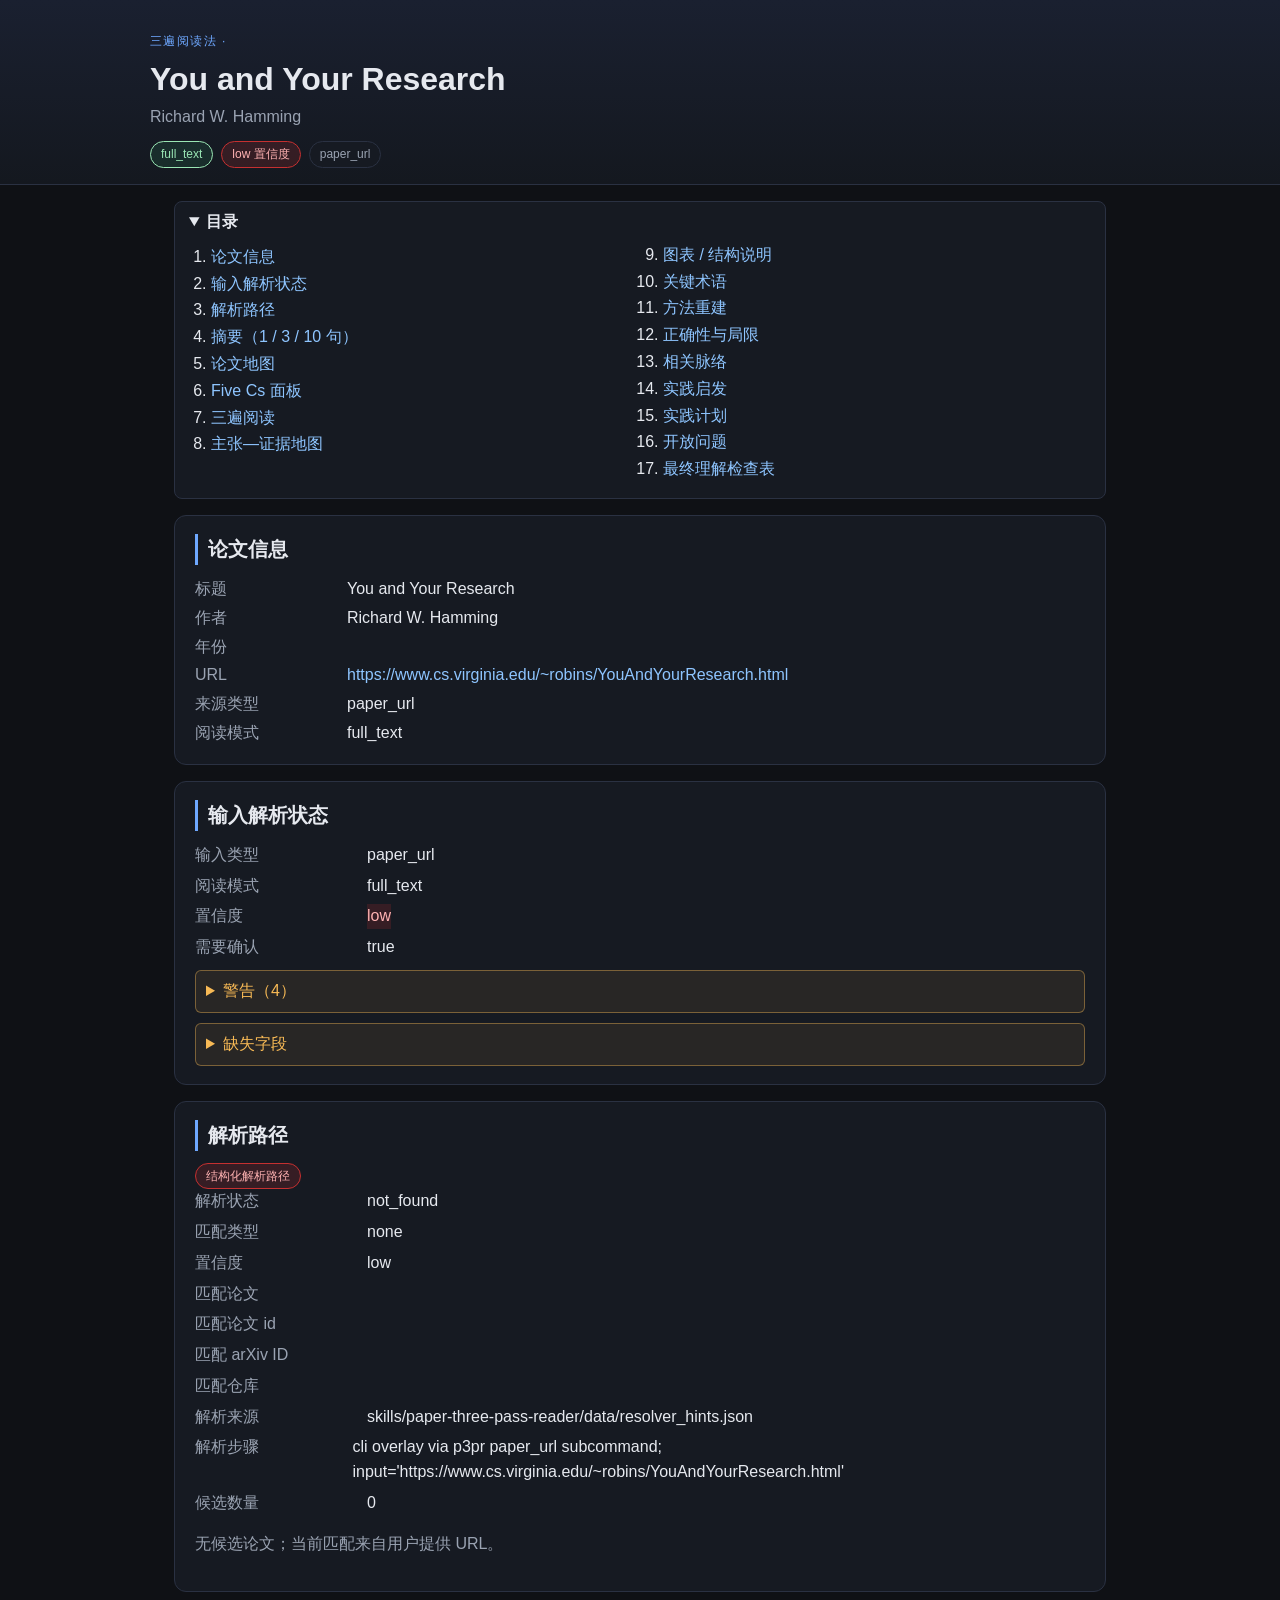
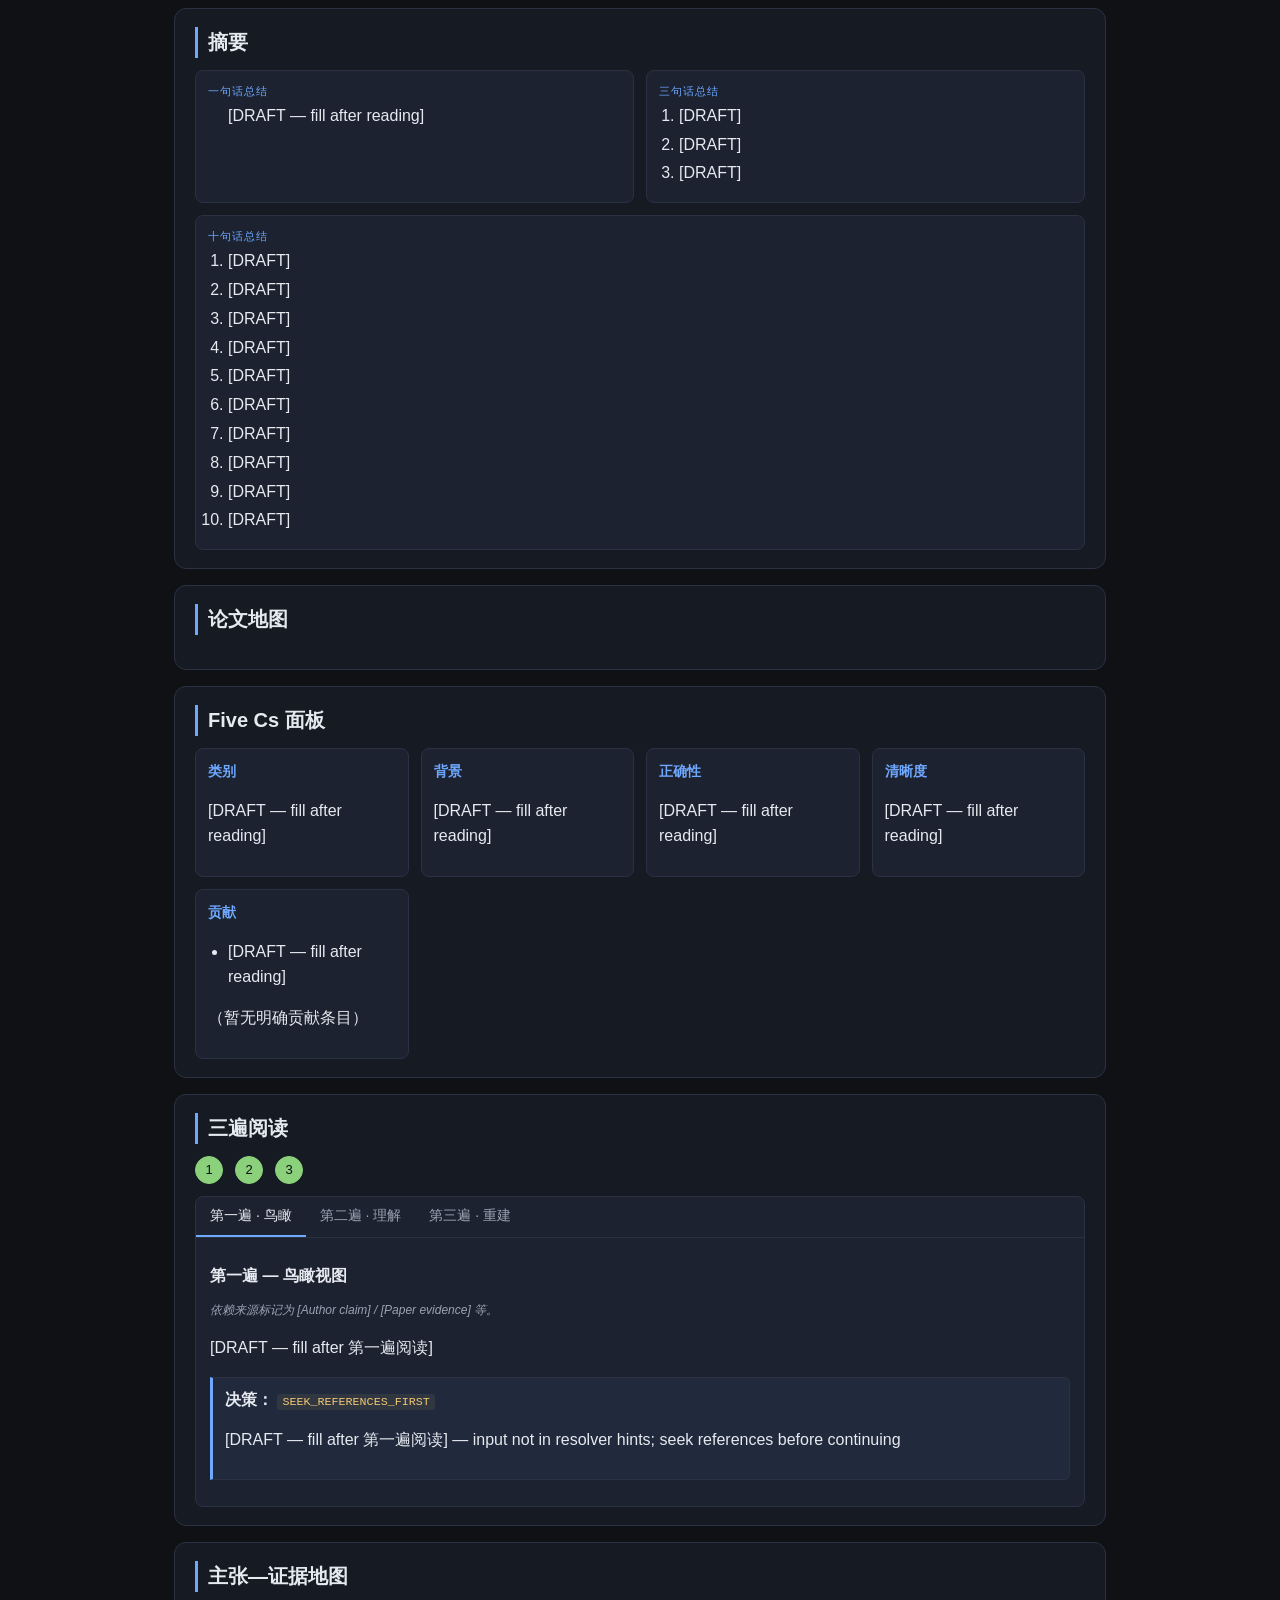
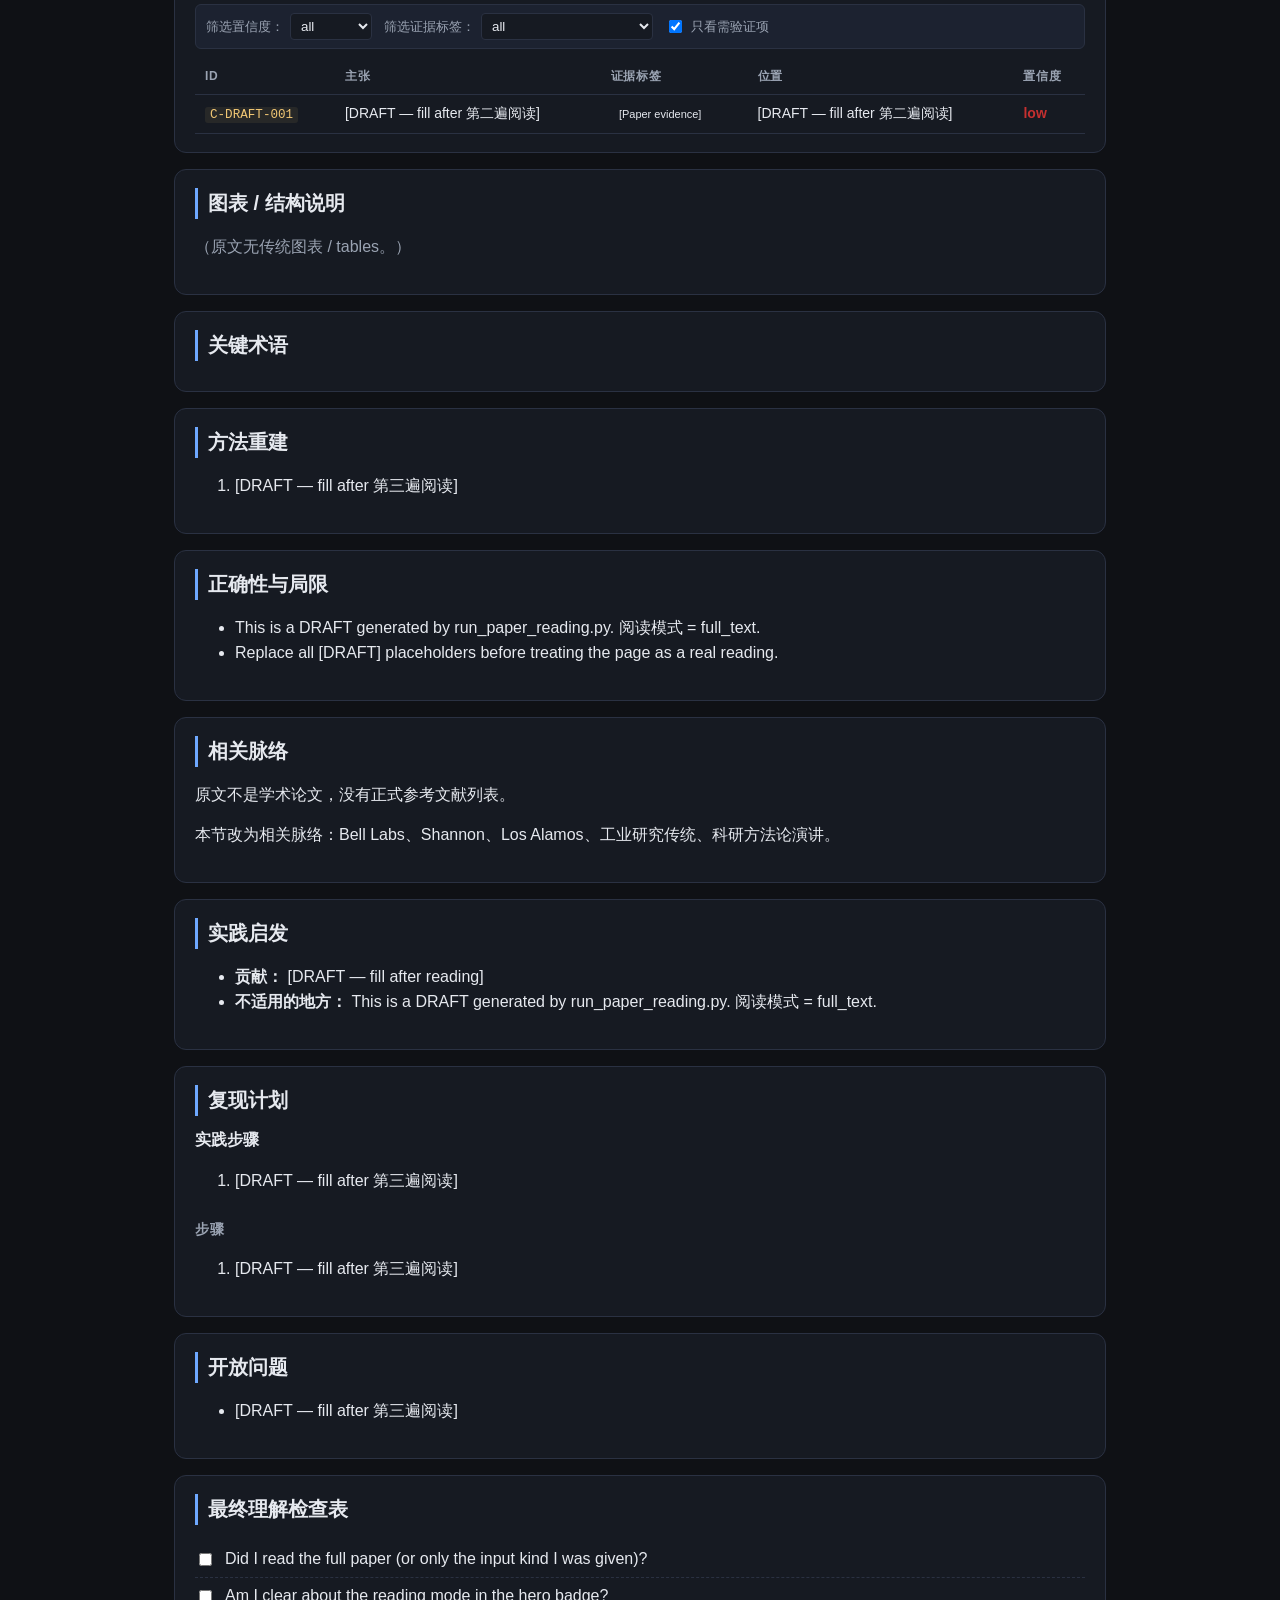
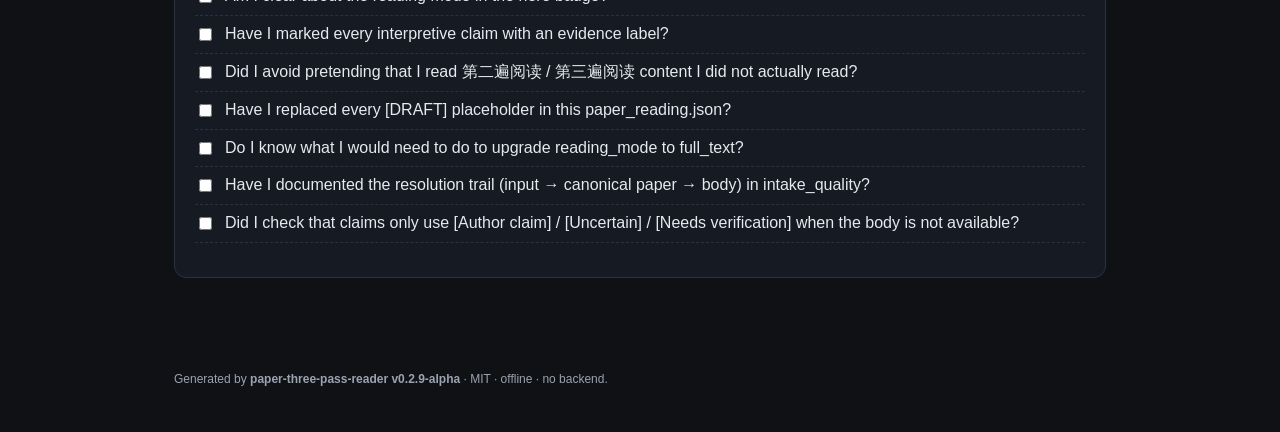
<file: you-and-your-research-url-smoke-cn/index.html>
<!doctype html>
<html lang="zh-CN">
<head>
  <meta charset="utf-8" />
  <meta name="viewport" content="width=device-width, initial-scale=1" />
  <title>You and Your Research — 三遍阅读法</title>
  <link rel="stylesheet" href="assets/style.css" />
</head>
<body data-reading-mode="full_text">
  <header class="hero">
    <div class="hero-row">
      <div class="hero-text">
        <div class="kicker">三遍阅读法 · </div>
        <h1>You and Your Research</h1>
        <div class="byline">
          <span>Richard W. Hamming</span>
          
        </div>
        <div class="badges">
          <span class="badge badge-mode" title="阅读模式">full_text</span>
          <span class="badge badge-confidence badge-confidence-low">low 置信度</span>
          <span class="badge badge-input">paper_url</span>
        </div>
      </div>
    </div>
  </header>

  <nav class="toc">
    <details open>
      <summary>目录</summary>
      <ol>
        <li><a href="#metadata">论文信息</a></li>
        <li><a href="#intake">输入解析状态</a></li>
        <li><a href="#resolver-trail">解析路径</a></li>
        <li><a href="#summary">摘要（1 / 3 / 10 句）</a></li>
        <li><a href="#paper-map">论文地图</a></li>
        <li><a href="#five-cs">Five Cs 面板</a></li>
        <li><a href="#passes">三遍阅读</a></li>
        <li><a href="#claims">主张—证据地图</a></li>
        <li><a href="#figures">图表 / 结构说明</a></li>
        <li><a href="#glossary">关键术语</a></li>
        <li><a href="#reconstruction">方法重建</a></li>
        <li><a href="#limitations">正确性与局限</a></li>
        <li><a href="#related">相关脉络</a></li>
        <li><a href="#implications">实践启发</a></li>
        <li><a href="#reproduction">实践计划</a></li>
        <li><a href="#open">开放问题</a></li>
        <li><a href="#checklist">最终理解检查表</a></li>
      </ol>
    </details>
  </nav>

  <main>
    <!-- 1. Hero Summary / 论文信息 -->
    <section id="metadata" class="card">
      <h2>论文信息</h2>
      <dl class="kv">
        <dt>标题</dt><dd>You and Your Research</dd>
        <dt>作者</dt><dd>Richard W. Hamming</dd>
        <dt>年份</dt><dd></dd>
        
        
        
        <dt>URL</dt><dd><a href="https://www.cs.virginia.edu/~robins/YouAndYourResearch.html">https://www.cs.virginia.edu/~robins/YouAndYourResearch.html</a></dd>
        <dt>来源类型</dt><dd>paper_url</dd>
        <dt>阅读模式</dt><dd>full_text</dd>
      </dl>
    </section>

    <!-- 2. 输入解析状态 -->
    <section id="intake" class="card">
      <h2>输入解析状态</h2>
      <ul class="kv-list">
        <li><span class="label">输入类型</span> <span class="value">paper_url</span></li>
        <li><span class="label">阅读模式</span> <span class="value">full_text</span></li>
        <li><span class="label">置信度</span> <span class="value badge-confidence badge-confidence-low">low</span></li>
        <li><span class="label">需要确认</span> <span class="value">true</span></li>
      </ul>
      
      <details class="warnings">
        <summary>警告（4）</summary>
        <ul><li>Draft generated by run_paper_reading.py v0.2.0-alpha.</li><li>This is a DRAFT paper_reading.json. The operator (human or agent) must fill in the interpretive content before treating the page as a real reading.</li><li>第一遍阅读 / 第二遍阅读 / 第三遍阅读 notes below are SKELETON placeholders, not actual readings.</li><li>Input did not match any built-in resolver hint. Canonical identification is NOT confirmed; needs human confirmation.</li></ul>
      </details>
      
      
      <details class="warnings">
        <summary>缺失字段</summary>
        <ul><li>arxiv_id</li><li>year</li></ul>
      </details>
      
    </section>

    <!-- 2b. 解析路径 (structured source_resolution, v0.2.8) -->
    <section id="resolver-trail" class="card">
      <h2>解析路径</h2>
      
      <div class="badges">
        
        <span class="badge badge-confidence badge-confidence-low">结构化解析路径</span>
        
        
        
      </div>
      <ul class="kv-list">
        <li><span class="label">解析状态</span> <span class="value">not_found</span></li>
        <li><span class="label">匹配类型</span> <span class="value">none</span></li>
        <li><span class="label">置信度</span> <span class="value">low</span></li>
        <li><span class="label">匹配论文</span> <span class="value"></span></li>
        <li><span class="label">匹配论文 id</span> <span class="value"></span></li>
        <li><span class="label">匹配 arXiv ID</span> <span class="value"></span></li>
        <li><span class="label">匹配仓库</span> <span class="value"></span></li>
        <li><span class="label">解析来源</span> <span class="value">skills/paper-three-pass-reader/data/resolver_hints.json</span></li>
        <li><span class="label">解析步骤</span> <span class="value">cli overlay via p3pr paper_url subcommand; input='https://www.cs.virginia.edu/~robins/YouAndYourResearch.html'</span></li>
        <li><span class="label">候选数量</span> <span class="value">0</span></li>
      </ul>
      </li></ul>
      </details>
      
      <p class="muted">无候选论文；当前匹配来自用户提供 URL。</p>
      
      
    </section>

    <!-- 3. 摘要 -->
    <section id="summary" class="card">
      <h2>摘要</h2>
      <div class="summary-grid">
        <div class="summary-box">
          <div class="summary-label">一句话总结</div>
          <p>[DRAFT — fill after reading]</p>
        </div>
        <div class="summary-box">
          <div class="summary-label">三句话总结</div>
          <ol><li>[DRAFT]</li><li>[DRAFT]</li><li>[DRAFT]</li></ol>
        </div>
        <div class="summary-box summary-wide">
          <div class="summary-label">十句话总结</div>
          <ol><li>[DRAFT]</li><li>[DRAFT]</li><li>[DRAFT]</li><li>[DRAFT]</li><li>[DRAFT]</li><li>[DRAFT]</li><li>[DRAFT]</li><li>[DRAFT]</li><li>[DRAFT]</li><li>[DRAFT]</li></ol>
        </div>
      </div>
    </section>

    <!-- 4. 论文地图 -->
    <section id="paper-map" class="card">
      <h2>论文地图</h2>
      <ul class="tree">
        </ul>
            
          </details>
        </li>
        
      </ul>
    </section>

    <!-- 5. Five Cs -->
    <section id="five-cs" class="card">
      <h2>Five Cs 面板</h2>
      <div class="five-cs-grid">
        <article class="ccard">
          <h3>类别</h3>
          <p class="ccard-value">[DRAFT — fill after reading]</p>
          
          
        </article>
        <article class="ccard">
          <h3>背景</h3>
          <p class="ccard-value">[DRAFT — fill after reading]</p>
          
          
        </article>
        <article class="ccard">
          <h3>正确性</h3>
          <p class="ccard-value">[DRAFT — fill after reading]</p>
          
          
        </article>
        <article class="ccard">
          <h3>清晰度</h3>
          <p class="ccard-value">[DRAFT — fill after reading]</p>
          
          
        </article>
        <article class="ccard ccard-wide">
          <h3>贡献</h3>
          
          <ul><li><p class="ccard-value">[DRAFT — fill after reading]</p></li></ul>
          
          <p class="ccard-empty">（暂无明确贡献条目）</p>
          
        </article>
      </div>
    </section>

    <!-- 6. 第一遍阅读 / 第二遍阅读 / 第三遍阅读 标签页 -->
    <section id="passes" class="card">
      <h2>三遍阅读</h2>
      <div class="timeline">
        <span class="dot done" title="第一遍阅读">1</span>
        <span class="dot done" title="第二遍阅读">2</span>
        <span class="dot done" title="第三遍阅读">3</span>
      </div>
      <div class="tabs">
        <div class="tab-buttons" role="tablist">
          <button class="tab-btn active" data-tab="p1" role="tab">第一遍 · 鸟瞰</button>
          <button class="tab-btn" data-tab="p2" role="tab">第二遍 · 理解</button>
          <button class="tab-btn" data-tab="p3" role="tab">第三遍 · 重建</button>
        </div>

        <div class="tab-panel active" data-panel="p1">
          <h3>第一遍 — 鸟瞰视图</h3>
          <p class="evidence-line">依赖来源标记为 [Author claim] / [Paper evidence] 等。</p>
          <p>[DRAFT — fill after 第一遍阅读]</p>
          <div class="callout">
            <strong>决策：</strong> <code>SEEK_REFERENCES_FIRST</code>
            <p>[DRAFT — fill after 第一遍阅读] — input not in resolver hints; seek references before continuing</p>
          </div>
        </div>

        <div class="tab-panel" data-panel="p2">
          <h3>第二遍 — 深入理解</h3>
          <h4>核心观点</h4>
          <ol><li>[DRAFT — fill after 第二遍阅读]</li></ol>
          </li></ul>
          
        </div>

        <div class="tab-panel" data-panel="p3">
          <h3>第三遍 — 重建</h3>
          <h4>方法重建</h4>
          <ol><li>[DRAFT — fill after 第三遍阅读]</li></ol>
          
          <h4>批判性审视要点</h4>
          <ul><li>[DRAFT — fill after 第三遍阅读]</li></ul>
          
        </div>
      </div>
    </section>

    <!-- 7. Claims-Evidence Map -->
    <section id="claims" class="card">
      <h2>主张—证据地图</h2>
      <div class="filters">
        <label>筛选置信度：
          <select id="filter-confidence">
            <option value="">all</option>
            <option value="high">high</option>
            <option value="medium">medium</option>
            <option value="low">low</option>
          </select>
        </label>
        <label>筛选证据标签：
          <select id="filter-label">
            <option value="">all</option>
            <option>[Paper evidence]</option>
            <option>[Figure/Table evidence]</option>
            <option>[Author claim]</option>
            <option>[Agent inference]</option>
            <option>[Uncertain]</option>
            <option>[Needs verification]</option>
          </select>
        </label>
        <label><input type="checkbox" id="filter-needs" checked /> 只看需验证项</label>
      </div>
      <table class="claims-table">
        <thead>
          <tr><th>ID</th><th>主张</th><th>证据标签</th><th>位置</th><th>置信度</th></tr>
        </thead>
        <tbody>
          
          <tr data-confidence="low" data-label="[Paper evidence]" data-needs="true">
            <td><code>C-DRAFT-001</code></td>
            <td>[DRAFT — fill after 第二遍阅读]</td>
            <td><span class="ev-label ev-paper-evidence">[Paper evidence]</span></td>
            <td>[DRAFT — fill after 第二遍阅读]</td>
            <td><span class="conf conf-low">low</span></td>
          </tr>
          
        </tbody>
      </table>
    </section>

    <!-- 8. Figures and Tables Explanation -->
    <section id="figures" class="card">
      <h2>图表 / 结构说明</h2>
      
            
          </summary>
          <p></p>
          
        </details>
        
      </div>
      
      
      <p class="muted">（原文无传统图表 / tables。）</p>
      
      
    </section>

    <!-- 9. Key Terms 术语表 -->
    <section id="glossary" class="card">
      <h2>关键术语</h2>
      <div class="chips">
        
      </div>
    </section>

    <!-- 10. 方法重建 -->
    <section id="reconstruction" class="card">
      <h2>方法重建</h2>
      <ol><li>[DRAFT — fill after 第三遍阅读]</li></ol>
    </section>

    <!-- 11. 正确性 and 局限 -->
    <section id="limitations" class="card">
      <h2>正确性与局限</h2>
      <ul><li>This is a DRAFT generated by run_paper_reading.py. 阅读模式 = full_text.</li><li>Replace all [DRAFT] placeholders before treating the page as a real reading.</li></ul>
    </section>

    <!-- 12. 相关工作 Map -->
    <section id="related" class="card">
      <h2>相关脉络</h2>
      </li></ul>
      
      <p>原文不是学术论文，没有正式参考文献列表。</p>
      <p>本节改为相关脉络：Bell Labs、Shannon、Los Alamos、工业研究传统、科研方法论演讲。</p>
      
    </section>

    <!-- 13. 实践启发 -->
    <section id="implications" class="card">
      <h2>实践启发</h2>
      <ul>
        <li><strong>贡献：</strong> [DRAFT — fill after reading]</li>
        <li><strong>不适用的地方：</strong> This is a DRAFT generated by run_paper_reading.py. 阅读模式 = full_text.</li>
      </ul>
    </section>

    <!-- 14. 复现计划 / 实践计划 -->
    <section id="reproduction" class="card">
      <h2>复现计划</h2>
      
        
        
        
        <h3>实践步骤</h3>
        <ol><li>[DRAFT — fill after 第三遍阅读]</li></ol>
        
        
        
        
      
        <dl class="kv">
          
          
          
        </dl>
        <h4>步骤</h4>
        <ol><li>[DRAFT — fill after 第三遍阅读]</li></ol>
        
        
      
    </section>

    <!-- 15. 开放问题 -->
    <section id="open" class="card">
      <h2>开放问题</h2>
      <ul><li>[DRAFT — fill after 第三遍阅读]</li></ul>
    </section>

    <!-- 16. 最终理解检查表 -->
    <section id="checklist" class="card">
      <h2>最终理解检查表</h2>
      <ol class="checklist">
        
        <li><label><input type="checkbox" /> Did I read the full paper (or only the input kind I was given)?</label></li>
        
        <li><label><input type="checkbox" /> Am I clear about the reading mode in the hero badge?</label></li>
        
        <li><label><input type="checkbox" /> Have I marked every interpretive claim with an evidence label?</label></li>
        
        <li><label><input type="checkbox" /> Did I avoid pretending that I read 第二遍阅读 / 第三遍阅读 content I did not actually read?</label></li>
        
        <li><label><input type="checkbox" /> Have I replaced every [DRAFT] placeholder in this paper_reading.json?</label></li>
        
        <li><label><input type="checkbox" /> Do I know what I would need to do to upgrade reading_mode to full_text?</label></li>
        
        <li><label><input type="checkbox" /> Have I documented the resolution trail (input → canonical paper → body) in intake_quality?</label></li>
        
        <li><label><input type="checkbox" /> Did I check that claims only use [Author claim] / [Uncertain] / [Needs verification] when the body is not available?</label></li>
        
      </ol>
    </section>
  </main>

  <footer>
    <p>Generated by <strong>paper-three-pass-reader v0.2.9-alpha</strong> · MIT · offline · no backend.</p>
  </footer>

  <script src="assets/app.js"></script>
</body>
</html>
</file>
<file: assets/index.css>
body { font-family: -apple-system, BlinkMacSystemFont, "Segoe UI", Roboto, sans-serif; max-width: 720px; margin: 40px auto; padding: 0 16px; color: #222; }
h1 { margin-bottom: 4px; }
.kicker { color: #888; font-size: 12px; letter-spacing: 0.1em; text-transform: uppercase; }
.pages { list-style: none; padding: 0; }
.pages li { padding: 8px 0; border-bottom: 1px solid #eee; }
.pages a { font-weight: 600; text-decoration: none; color: #1864ab; }
.pages a:hover { text-decoration: underline; }
.slug { color: #888; font-size: 12px; margin-left: 6px; }
.time { color: #888; font-size: 12px; margin-left: 6px; }
section { margin-top: 24px; }
</file>
<file: attention-is-all-you-need/assets/style.css>
:root {
  --bg: #0f1115;
  --panel: #161a22;
  --panel-2: #1c2230;
  --border: #2a3142;
  --text: #e6e9ef;
  --muted: #9aa3b2;
  --accent: #6ea8ff;
  --accent-2: #8bd17c;
  --warn: #f7b955;
  --bad: #ef6f6c;
  --link: #8ec5ff;
  --code: #f0c674;
  --ev-paper: #2b6cb0;
  --ev-figure: #6b46c1;
  --ev-author: #b7791f;
  --ev-agent: #2f855a;
  --ev-uncertain: #c53030;
  --ev-needs: #b83280;
  --conf-high: #2f855a;
  --conf-medium: #b7791f;
  --conf-low: #c53030;
}

* { box-sizing: border-box; }
html, body { margin: 0; padding: 0; background: var(--bg); color: var(--text); font-family: -apple-system, BlinkMacSystemFont, "Segoe UI", Roboto, "Helvetica Neue", Arial, "PingFang SC", "Microsoft YaHei", sans-serif; line-height: 1.55; }
a { color: var(--link); text-decoration: none; }
a:hover { text-decoration: underline; }
code { color: var(--code); background: rgba(240,198,116,0.08); padding: 1px 5px; border-radius: 3px; font-size: 0.9em; }

/* Hero */
.hero { padding: 32px 24px 16px; background: linear-gradient(180deg, #1a2030 0%, #14181f 100%); border-bottom: 1px solid var(--border); }
.hero-row { max-width: 980px; margin: 0 auto; }
.kicker { color: var(--accent); font-size: 12px; letter-spacing: 0.12em; text-transform: uppercase; }
.hero h1 { font-size: 32px; margin: 8px 0 6px; line-height: 1.25; }
.byline { color: var(--muted); margin-bottom: 12px; }
.venue { color: var(--accent-2); }
.badges { display: flex; flex-wrap: wrap; gap: 8px; margin-top: 8px; }
.badge { display: inline-block; padding: 3px 10px; border-radius: 999px; font-size: 12px; border: 1px solid var(--border); background: var(--panel-2); }
.badge-mode { background: #1f2a44; color: var(--accent); border-color: #2d3d63; }
.badge-confidence-high { background: rgba(47,133,90,0.18); color: #9ae6b4; border-color: #2f855a; }
.badge-confidence-medium { background: rgba(183,121,31,0.18); color: #f6ad55; border-color: #b7791f; }
.badge-confidence-low { background: rgba(197,48,48,0.18); color: #feb2b2; border-color: #c53030; }
.badge-input { background: var(--panel); color: var(--muted); }
.badge-warn { background: rgba(197,48,48,0.18); color: #feb2b2; border-color: #c53030; }
.callout { padding: 10px 12px; margin-top: 12px; border-radius: 6px; border: 1px solid var(--border); }
.callout-warn { background: rgba(197,48,48,0.10); color: #fed7d7; border-color: #c53030; }
.muted { color: var(--muted); }
details.candidates summary { cursor: pointer; }

/* TOC */
.toc { max-width: 980px; margin: 16px auto 0; padding: 0 24px; }
.toc details { background: var(--panel); border: 1px solid var(--border); border-radius: 8px; padding: 8px 14px; }
.toc summary { cursor: pointer; font-weight: 600; }
.toc ol { columns: 2; column-gap: 24px; padding-left: 22px; margin: 8px 0; }
.toc li { margin: 2px 0; }

/* Cards */
main { max-width: 980px; margin: 0 auto; padding: 16px 24px 64px; display: flex; flex-direction: column; gap: 16px; }
.card { background: var(--panel); border: 1px solid var(--border); border-radius: 12px; padding: 18px 20px; }
.card h2 { margin: 0 0 12px; font-size: 20px; border-left: 3px solid var(--accent); padding-left: 10px; }
.card h3 { margin: 12px 0 6px; font-size: 16px; }
.card h4 { margin: 10px 0 6px; font-size: 14px; color: var(--muted); text-transform: uppercase; letter-spacing: 0.05em; }

/* KV lists */
.kv { display: grid; grid-template-columns: 140px 1fr; gap: 4px 12px; margin: 0; }
.kv dt { color: var(--muted); }
.kv dd { margin: 0; }
.kv-list { list-style: none; padding: 0; margin: 0; display: flex; flex-direction: column; gap: 6px; }
.kv-list li { display: flex; gap: 12px; }
.kv-list .label { width: 160px; color: var(--muted); }

/* Summaries */
.summary-grid { display: grid; grid-template-columns: 1fr 1fr; gap: 12px; }
.summary-box { background: var(--panel-2); border: 1px solid var(--border); border-radius: 8px; padding: 12px; }
.summary-box.summary-wide { grid-column: 1 / -1; }
.summary-label { color: var(--accent); font-size: 11px; letter-spacing: 0.1em; text-transform: uppercase; margin-bottom: 4px; }
.summary-box ol, .summary-box p { margin: 0; padding-left: 20px; }
.summary-box ol li { margin: 4px 0; }

/* Paper Map */
.tree { list-style: none; padding-left: 0; }
.tree li { margin: 4px 0; }
.tree details summary { cursor: pointer; }
.tree ul { list-style: disc inside; padding-left: 20px; color: var(--muted); }

/* Five Cs */
.five-cs-grid { display: grid; grid-template-columns: repeat(auto-fit, minmax(180px, 1fr)); gap: 12px; }
.ccard { background: var(--panel-2); border: 1px solid var(--border); border-radius: 8px; padding: 12px; }
.ccard h3 { margin: 0 0 4px; font-size: 14px; color: var(--accent); }
.ccard ul { margin: 0; padding-left: 20px; }

/* Timeline */
.timeline { display: flex; gap: 12px; align-items: center; margin: 4px 0 12px; }
.dot { display: inline-flex; align-items: center; justify-content: center; width: 28px; height: 28px; border-radius: 50%; border: 1px solid var(--border); background: var(--panel-2); color: var(--muted); font-size: 13px; }
.dot.done { background: var(--accent-2); color: #0f1115; border-color: var(--accent-2); }

/* Tabs */
.tabs { background: var(--panel-2); border: 1px solid var(--border); border-radius: 8px; }
.tab-buttons { display: flex; gap: 0; border-bottom: 1px solid var(--border); }
.tab-btn { background: transparent; color: var(--muted); border: 0; padding: 10px 14px; cursor: pointer; font-size: 14px; border-bottom: 2px solid transparent; }
.tab-btn.active { color: var(--text); border-bottom-color: var(--accent); }
.tab-panel { display: none; padding: 14px; }
.tab-panel.active { display: block; }
.callout { background: rgba(110,168,255,0.06); border-left: 3px solid var(--accent); padding: 10px 12px; margin: 12px 0; border-radius: 0 6px 6px 0; }

/* Filters */
.filters { display: flex; flex-wrap: wrap; gap: 12px; margin-bottom: 10px; padding: 8px 10px; background: var(--panel-2); border: 1px solid var(--border); border-radius: 6px; }
.filters label { font-size: 13px; color: var(--muted); display: inline-flex; align-items: center; gap: 6px; }
.filters select { background: var(--panel); color: var(--text); border: 1px solid var(--border); border-radius: 4px; padding: 4px 6px; }

/* Claims table */
.claims-table { width: 100%; border-collapse: collapse; font-size: 14px; }
.claims-table th, .claims-table td { padding: 8px 10px; border-bottom: 1px solid var(--border); vertical-align: top; text-align: left; }
.claims-table th { color: var(--muted); font-weight: 600; font-size: 12px; text-transform: uppercase; letter-spacing: 0.05em; }
.claims-table tr:hover { background: rgba(255,255,255,0.02); }

.ev-label { display: inline-block; padding: 2px 8px; border-radius: 999px; font-size: 11px; }
.ev-paper { background: rgba(43,108,176,0.18); color: #90cdf4; }
.ev-figure { background: rgba(107,70,193,0.18); color: #d6bcfa; }
.ev-author { background: rgba(183,121,31,0.18); color: #fbd38d; }
.ev-agent { background: rgba(47,133,90,0.18); color: #9ae6b4; }
.ev-uncertain { background: rgba(197,48,48,0.18); color: #feb2b2; }
.ev-needs { background: rgba(184,50,128,0.18); color: #fbb6ce; }

.conf { font-weight: 600; }
.conf-high { color: var(--conf-high); }
.conf-medium { color: var(--conf-medium); }
.conf-low { color: var(--conf-low); }

/* Accordion / Figures */
.accordion details { border: 1px solid var(--border); border-radius: 6px; padding: 8px 12px; margin: 6px 0; background: var(--panel-2); }
.accordion summary { cursor: pointer; }
.fig-kind { display: inline-block; padding: 2px 8px; border-radius: 4px; font-size: 11px; text-transform: uppercase; margin-right: 6px; }
.fig-figure { background: rgba(107,70,193,0.2); color: #d6bcfa; }
.fig-table { background: rgba(43,108,176,0.2); color: #90cdf4; }
.fig-num { color: var(--muted); margin-right: 6px; }

/* Chips (Glossary) */
.chips { display: flex; flex-wrap: wrap; gap: 8px; }
.chip { background: var(--panel-2); border: 1px solid var(--border); border-radius: 999px; padding: 4px 10px; cursor: pointer; font-size: 13px; }
.chip[open] { background: rgba(110,168,255,0.08); border-color: var(--accent); }
.chip summary { list-style: none; }
.chip summary::-webkit-details-marker { display: none; }

/* Refs */
.refs { list-style: none; padding: 0; }
.refs li { padding: 4px 0; border-bottom: 1px dashed var(--border); }
.refs li:last-child { border-bottom: 0; }

/* Evidence lines */
.evidence-line { font-size: 12px; color: var(--muted); font-style: italic; }

/* Checklist */
.checklist { list-style: none; padding: 0; }
.checklist li { padding: 6px 0; border-bottom: 1px dashed var(--border); }
.checklist label { display: flex; gap: 10px; align-items: flex-start; }
.checklist input[type="checkbox"] { transform: translateY(3px); }
.muted { color: var(--muted); }

/* Warnings */
.warnings { background: rgba(247,185,85,0.08); border: 1px solid rgba(247,185,85,0.4); border-radius: 6px; padding: 8px 10px; margin-top: 10px; }
.warnings summary { cursor: pointer; color: var(--warn); }

/* Footer */
footer { max-width: 980px; margin: 0 auto; padding: 16px 24px 32px; color: var(--muted); font-size: 12px; }

/* Mobile */
@media (max-width: 720px) {
  .toc ol { columns: 1; }
  .summary-grid { grid-template-columns: 1fr; }
  .kv { grid-template-columns: 1fr; }
  .hero h1 { font-size: 24px; }
}
</file>
<file: runner-title-attention/assets/style.css>
:root {
  --bg: #0f1115;
  --panel: #161a22;
  --panel-2: #1c2230;
  --border: #2a3142;
  --text: #e6e9ef;
  --muted: #9aa3b2;
  --accent: #6ea8ff;
  --accent-2: #8bd17c;
  --warn: #f7b955;
  --bad: #ef6f6c;
  --link: #8ec5ff;
  --code: #f0c674;
  --ev-paper: #2b6cb0;
  --ev-figure: #6b46c1;
  --ev-author: #b7791f;
  --ev-agent: #2f855a;
  --ev-uncertain: #c53030;
  --ev-needs: #b83280;
  --conf-high: #2f855a;
  --conf-medium: #b7791f;
  --conf-low: #c53030;
}

* { box-sizing: border-box; }
html, body { margin: 0; padding: 0; background: var(--bg); color: var(--text); font-family: -apple-system, BlinkMacSystemFont, "Segoe UI", Roboto, "Helvetica Neue", Arial, "PingFang SC", "Microsoft YaHei", sans-serif; line-height: 1.55; }
a { color: var(--link); text-decoration: none; }
a:hover { text-decoration: underline; }
code { color: var(--code); background: rgba(240,198,116,0.08); padding: 1px 5px; border-radius: 3px; font-size: 0.9em; }

/* Hero */
.hero { padding: 32px 24px 16px; background: linear-gradient(180deg, #1a2030 0%, #14181f 100%); border-bottom: 1px solid var(--border); }
.hero-row { max-width: 980px; margin: 0 auto; }
.kicker { color: var(--accent); font-size: 12px; letter-spacing: 0.12em; text-transform: uppercase; }
.hero h1 { font-size: 32px; margin: 8px 0 6px; line-height: 1.25; }
.byline { color: var(--muted); margin-bottom: 12px; }
.venue { color: var(--accent-2); }
.badges { display: flex; flex-wrap: wrap; gap: 8px; margin-top: 8px; }
.badge { display: inline-block; padding: 3px 10px; border-radius: 999px; font-size: 12px; border: 1px solid var(--border); background: var(--panel-2); }
.badge-mode { background: #1f2a44; color: var(--accent); border-color: #2d3d63; }
.badge-confidence-high { background: rgba(47,133,90,0.18); color: #9ae6b4; border-color: #2f855a; }
.badge-confidence-medium { background: rgba(183,121,31,0.18); color: #f6ad55; border-color: #b7791f; }
.badge-confidence-low { background: rgba(197,48,48,0.18); color: #feb2b2; border-color: #c53030; }
.badge-input { background: var(--panel); color: var(--muted); }
.badge-warn { background: rgba(197,48,48,0.18); color: #feb2b2; border-color: #c53030; }
.callout { padding: 10px 12px; margin-top: 12px; border-radius: 6px; border: 1px solid var(--border); }
.callout-warn { background: rgba(197,48,48,0.10); color: #fed7d7; border-color: #c53030; }
.muted { color: var(--muted); }
details.candidates summary { cursor: pointer; }

/* TOC */
.toc { max-width: 980px; margin: 16px auto 0; padding: 0 24px; }
.toc details { background: var(--panel); border: 1px solid var(--border); border-radius: 8px; padding: 8px 14px; }
.toc summary { cursor: pointer; font-weight: 600; }
.toc ol { columns: 2; column-gap: 24px; padding-left: 22px; margin: 8px 0; }
.toc li { margin: 2px 0; }

/* Cards */
main { max-width: 980px; margin: 0 auto; padding: 16px 24px 64px; display: flex; flex-direction: column; gap: 16px; }
.card { background: var(--panel); border: 1px solid var(--border); border-radius: 12px; padding: 18px 20px; }
.card h2 { margin: 0 0 12px; font-size: 20px; border-left: 3px solid var(--accent); padding-left: 10px; }
.card h3 { margin: 12px 0 6px; font-size: 16px; }
.card h4 { margin: 10px 0 6px; font-size: 14px; color: var(--muted); text-transform: uppercase; letter-spacing: 0.05em; }

/* KV lists */
.kv { display: grid; grid-template-columns: 140px 1fr; gap: 4px 12px; margin: 0; }
.kv dt { color: var(--muted); }
.kv dd { margin: 0; }
.kv-list { list-style: none; padding: 0; margin: 0; display: flex; flex-direction: column; gap: 6px; }
.kv-list li { display: flex; gap: 12px; }
.kv-list .label { width: 160px; color: var(--muted); }

/* Summaries */
.summary-grid { display: grid; grid-template-columns: 1fr 1fr; gap: 12px; }
.summary-box { background: var(--panel-2); border: 1px solid var(--border); border-radius: 8px; padding: 12px; }
.summary-box.summary-wide { grid-column: 1 / -1; }
.summary-label { color: var(--accent); font-size: 11px; letter-spacing: 0.1em; text-transform: uppercase; margin-bottom: 4px; }
.summary-box ol, .summary-box p { margin: 0; padding-left: 20px; }
.summary-box ol li { margin: 4px 0; }

/* Paper Map */
.tree { list-style: none; padding-left: 0; }
.tree li { margin: 4px 0; }
.tree details summary { cursor: pointer; }
.tree ul { list-style: disc inside; padding-left: 20px; color: var(--muted); }

/* Five Cs */
.five-cs-grid { display: grid; grid-template-columns: repeat(auto-fit, minmax(180px, 1fr)); gap: 12px; }
.ccard { background: var(--panel-2); border: 1px solid var(--border); border-radius: 8px; padding: 12px; }
.ccard h3 { margin: 0 0 4px; font-size: 14px; color: var(--accent); }
.ccard ul { margin: 0; padding-left: 20px; }

/* Timeline */
.timeline { display: flex; gap: 12px; align-items: center; margin: 4px 0 12px; }
.dot { display: inline-flex; align-items: center; justify-content: center; width: 28px; height: 28px; border-radius: 50%; border: 1px solid var(--border); background: var(--panel-2); color: var(--muted); font-size: 13px; }
.dot.done { background: var(--accent-2); color: #0f1115; border-color: var(--accent-2); }

/* Tabs */
.tabs { background: var(--panel-2); border: 1px solid var(--border); border-radius: 8px; }
.tab-buttons { display: flex; gap: 0; border-bottom: 1px solid var(--border); }
.tab-btn { background: transparent; color: var(--muted); border: 0; padding: 10px 14px; cursor: pointer; font-size: 14px; border-bottom: 2px solid transparent; }
.tab-btn.active { color: var(--text); border-bottom-color: var(--accent); }
.tab-panel { display: none; padding: 14px; }
.tab-panel.active { display: block; }
.callout { background: rgba(110,168,255,0.06); border-left: 3px solid var(--accent); padding: 10px 12px; margin: 12px 0; border-radius: 0 6px 6px 0; }

/* Filters */
.filters { display: flex; flex-wrap: wrap; gap: 12px; margin-bottom: 10px; padding: 8px 10px; background: var(--panel-2); border: 1px solid var(--border); border-radius: 6px; }
.filters label { font-size: 13px; color: var(--muted); display: inline-flex; align-items: center; gap: 6px; }
.filters select { background: var(--panel); color: var(--text); border: 1px solid var(--border); border-radius: 4px; padding: 4px 6px; }

/* Claims table */
.claims-table { width: 100%; border-collapse: collapse; font-size: 14px; }
.claims-table th, .claims-table td { padding: 8px 10px; border-bottom: 1px solid var(--border); vertical-align: top; text-align: left; }
.claims-table th { color: var(--muted); font-weight: 600; font-size: 12px; text-transform: uppercase; letter-spacing: 0.05em; }
.claims-table tr:hover { background: rgba(255,255,255,0.02); }

.ev-label { display: inline-block; padding: 2px 8px; border-radius: 999px; font-size: 11px; }
.ev-paper { background: rgba(43,108,176,0.18); color: #90cdf4; }
.ev-figure { background: rgba(107,70,193,0.18); color: #d6bcfa; }
.ev-author { background: rgba(183,121,31,0.18); color: #fbd38d; }
.ev-agent { background: rgba(47,133,90,0.18); color: #9ae6b4; }
.ev-uncertain { background: rgba(197,48,48,0.18); color: #feb2b2; }
.ev-needs { background: rgba(184,50,128,0.18); color: #fbb6ce; }

.conf { font-weight: 600; }
.conf-high { color: var(--conf-high); }
.conf-medium { color: var(--conf-medium); }
.conf-low { color: var(--conf-low); }

/* Accordion / Figures */
.accordion details { border: 1px solid var(--border); border-radius: 6px; padding: 8px 12px; margin: 6px 0; background: var(--panel-2); }
.accordion summary { cursor: pointer; }
.fig-kind { display: inline-block; padding: 2px 8px; border-radius: 4px; font-size: 11px; text-transform: uppercase; margin-right: 6px; }
.fig-figure { background: rgba(107,70,193,0.2); color: #d6bcfa; }
.fig-table { background: rgba(43,108,176,0.2); color: #90cdf4; }
.fig-num { color: var(--muted); margin-right: 6px; }

/* Chips (Glossary) */
.chips { display: flex; flex-wrap: wrap; gap: 8px; }
.chip { background: var(--panel-2); border: 1px solid var(--border); border-radius: 999px; padding: 4px 10px; cursor: pointer; font-size: 13px; }
.chip[open] { background: rgba(110,168,255,0.08); border-color: var(--accent); }
.chip summary { list-style: none; }
.chip summary::-webkit-details-marker { display: none; }

/* Refs */
.refs { list-style: none; padding: 0; }
.refs li { padding: 4px 0; border-bottom: 1px dashed var(--border); }
.refs li:last-child { border-bottom: 0; }

/* Evidence lines */
.evidence-line { font-size: 12px; color: var(--muted); font-style: italic; }

/* Checklist */
.checklist { list-style: none; padding: 0; }
.checklist li { padding: 6px 0; border-bottom: 1px dashed var(--border); }
.checklist label { display: flex; gap: 10px; align-items: flex-start; }
.checklist input[type="checkbox"] { transform: translateY(3px); }
.muted { color: var(--muted); }

/* Warnings */
.warnings { background: rgba(247,185,85,0.08); border: 1px solid rgba(247,185,85,0.4); border-radius: 6px; padding: 8px 10px; margin-top: 10px; }
.warnings summary { cursor: pointer; color: var(--warn); }

/* Footer */
footer { max-width: 980px; margin: 0 auto; padding: 16px 24px 32px; color: var(--muted); font-size: 12px; }

/* Mobile */
@media (max-width: 720px) {
  .toc ol { columns: 1; }
  .summary-grid { grid-template-columns: 1fr; }
  .kv { grid-template-columns: 1fr; }
  .hero h1 { font-size: 24px; }
}
</file>
<file: second-me-fulltext-autofill/assets/style.css>
:root {
  --bg: #0f1115;
  --panel: #161a22;
  --panel-2: #1c2230;
  --border: #2a3142;
  --text: #e6e9ef;
  --muted: #9aa3b2;
  --accent: #6ea8ff;
  --accent-2: #8bd17c;
  --warn: #f7b955;
  --bad: #ef6f6c;
  --link: #8ec5ff;
  --code: #f0c674;
  --ev-paper: #2b6cb0;
  --ev-figure: #6b46c1;
  --ev-author: #b7791f;
  --ev-agent: #2f855a;
  --ev-uncertain: #c53030;
  --ev-needs: #b83280;
  --conf-high: #2f855a;
  --conf-medium: #b7791f;
  --conf-low: #c53030;
}

* { box-sizing: border-box; }
html, body { margin: 0; padding: 0; background: var(--bg); color: var(--text); font-family: -apple-system, BlinkMacSystemFont, "Segoe UI", Roboto, "Helvetica Neue", Arial, "PingFang SC", "Microsoft YaHei", sans-serif; line-height: 1.55; }
a { color: var(--link); text-decoration: none; }
a:hover { text-decoration: underline; }
code { color: var(--code); background: rgba(240,198,116,0.08); padding: 1px 5px; border-radius: 3px; font-size: 0.9em; }

/* Hero */
.hero { padding: 32px 24px 16px; background: linear-gradient(180deg, #1a2030 0%, #14181f 100%); border-bottom: 1px solid var(--border); }
.hero-row { max-width: 980px; margin: 0 auto; }
.kicker { color: var(--accent); font-size: 12px; letter-spacing: 0.12em; text-transform: uppercase; }
.hero h1 { font-size: 32px; margin: 8px 0 6px; line-height: 1.25; }
.byline { color: var(--muted); margin-bottom: 12px; }
.venue { color: var(--accent-2); }
.badges { display: flex; flex-wrap: wrap; gap: 8px; margin-top: 8px; }
.badge { display: inline-block; padding: 3px 10px; border-radius: 999px; font-size: 12px; border: 1px solid var(--border); background: var(--panel-2); }
.badge-mode { background: #1f2a44; color: var(--accent); border-color: #2d3d63; }
.badge-confidence-high { background: rgba(47,133,90,0.18); color: #9ae6b4; border-color: #2f855a; }
.badge-confidence-medium { background: rgba(183,121,31,0.18); color: #f6ad55; border-color: #b7791f; }
.badge-confidence-low { background: rgba(197,48,48,0.18); color: #feb2b2; border-color: #c53030; }
.badge-input { background: var(--panel); color: var(--muted); }
.badge-warn { background: rgba(197,48,48,0.18); color: #feb2b2; border-color: #c53030; }
.callout { padding: 10px 12px; margin-top: 12px; border-radius: 6px; border: 1px solid var(--border); }
.callout-warn { background: rgba(197,48,48,0.10); color: #fed7d7; border-color: #c53030; }
.muted { color: var(--muted); }
details.candidates summary { cursor: pointer; }

/* TOC */
.toc { max-width: 980px; margin: 16px auto 0; padding: 0 24px; }
.toc details { background: var(--panel); border: 1px solid var(--border); border-radius: 8px; padding: 8px 14px; }
.toc summary { cursor: pointer; font-weight: 600; }
.toc ol { columns: 2; column-gap: 24px; padding-left: 22px; margin: 8px 0; }
.toc li { margin: 2px 0; }

/* Cards */
main { max-width: 980px; margin: 0 auto; padding: 16px 24px 64px; display: flex; flex-direction: column; gap: 16px; }
.card { background: var(--panel); border: 1px solid var(--border); border-radius: 12px; padding: 18px 20px; }
.card h2 { margin: 0 0 12px; font-size: 20px; border-left: 3px solid var(--accent); padding-left: 10px; }
.card h3 { margin: 12px 0 6px; font-size: 16px; }
.card h4 { margin: 10px 0 6px; font-size: 14px; color: var(--muted); text-transform: uppercase; letter-spacing: 0.05em; }

/* KV lists */
.kv { display: grid; grid-template-columns: 140px 1fr; gap: 4px 12px; margin: 0; }
.kv dt { color: var(--muted); }
.kv dd { margin: 0; }
.kv-list { list-style: none; padding: 0; margin: 0; display: flex; flex-direction: column; gap: 6px; }
.kv-list li { display: flex; gap: 12px; }
.kv-list .label { width: 160px; color: var(--muted); }

/* Summaries */
.summary-grid { display: grid; grid-template-columns: 1fr 1fr; gap: 12px; }
.summary-box { background: var(--panel-2); border: 1px solid var(--border); border-radius: 8px; padding: 12px; }
.summary-box.summary-wide { grid-column: 1 / -1; }
.summary-label { color: var(--accent); font-size: 11px; letter-spacing: 0.1em; text-transform: uppercase; margin-bottom: 4px; }
.summary-box ol, .summary-box p { margin: 0; padding-left: 20px; }
.summary-box ol li { margin: 4px 0; }

/* Paper Map */
.tree { list-style: none; padding-left: 0; }
.tree li { margin: 4px 0; }
.tree details summary { cursor: pointer; }
.tree ul { list-style: disc inside; padding-left: 20px; color: var(--muted); }

/* Five Cs */
.five-cs-grid { display: grid; grid-template-columns: repeat(auto-fit, minmax(180px, 1fr)); gap: 12px; }
.ccard { background: var(--panel-2); border: 1px solid var(--border); border-radius: 8px; padding: 12px; }
.ccard h3 { margin: 0 0 4px; font-size: 14px; color: var(--accent); }
.ccard ul { margin: 0; padding-left: 20px; }

/* Timeline */
.timeline { display: flex; gap: 12px; align-items: center; margin: 4px 0 12px; }
.dot { display: inline-flex; align-items: center; justify-content: center; width: 28px; height: 28px; border-radius: 50%; border: 1px solid var(--border); background: var(--panel-2); color: var(--muted); font-size: 13px; }
.dot.done { background: var(--accent-2); color: #0f1115; border-color: var(--accent-2); }

/* Tabs */
.tabs { background: var(--panel-2); border: 1px solid var(--border); border-radius: 8px; }
.tab-buttons { display: flex; gap: 0; border-bottom: 1px solid var(--border); }
.tab-btn { background: transparent; color: var(--muted); border: 0; padding: 10px 14px; cursor: pointer; font-size: 14px; border-bottom: 2px solid transparent; }
.tab-btn.active { color: var(--text); border-bottom-color: var(--accent); }
.tab-panel { display: none; padding: 14px; }
.tab-panel.active { display: block; }
.callout { background: rgba(110,168,255,0.06); border-left: 3px solid var(--accent); padding: 10px 12px; margin: 12px 0; border-radius: 0 6px 6px 0; }

/* Filters */
.filters { display: flex; flex-wrap: wrap; gap: 12px; margin-bottom: 10px; padding: 8px 10px; background: var(--panel-2); border: 1px solid var(--border); border-radius: 6px; }
.filters label { font-size: 13px; color: var(--muted); display: inline-flex; align-items: center; gap: 6px; }
.filters select { background: var(--panel); color: var(--text); border: 1px solid var(--border); border-radius: 4px; padding: 4px 6px; }

/* Claims table */
.claims-table { width: 100%; border-collapse: collapse; font-size: 14px; }
.claims-table th, .claims-table td { padding: 8px 10px; border-bottom: 1px solid var(--border); vertical-align: top; text-align: left; }
.claims-table th { color: var(--muted); font-weight: 600; font-size: 12px; text-transform: uppercase; letter-spacing: 0.05em; }
.claims-table tr:hover { background: rgba(255,255,255,0.02); }

.ev-label { display: inline-block; padding: 2px 8px; border-radius: 999px; font-size: 11px; }
.ev-paper { background: rgba(43,108,176,0.18); color: #90cdf4; }
.ev-figure { background: rgba(107,70,193,0.18); color: #d6bcfa; }
.ev-author { background: rgba(183,121,31,0.18); color: #fbd38d; }
.ev-agent { background: rgba(47,133,90,0.18); color: #9ae6b4; }
.ev-uncertain { background: rgba(197,48,48,0.18); color: #feb2b2; }
.ev-needs { background: rgba(184,50,128,0.18); color: #fbb6ce; }

.conf { font-weight: 600; }
.conf-high { color: var(--conf-high); }
.conf-medium { color: var(--conf-medium); }
.conf-low { color: var(--conf-low); }

/* Accordion / Figures */
.accordion details { border: 1px solid var(--border); border-radius: 6px; padding: 8px 12px; margin: 6px 0; background: var(--panel-2); }
.accordion summary { cursor: pointer; }
.fig-kind { display: inline-block; padding: 2px 8px; border-radius: 4px; font-size: 11px; text-transform: uppercase; margin-right: 6px; }
.fig-figure { background: rgba(107,70,193,0.2); color: #d6bcfa; }
.fig-table { background: rgba(43,108,176,0.2); color: #90cdf4; }
.fig-num { color: var(--muted); margin-right: 6px; }

/* Chips (Glossary) */
.chips { display: flex; flex-wrap: wrap; gap: 8px; }
.chip { background: var(--panel-2); border: 1px solid var(--border); border-radius: 999px; padding: 4px 10px; cursor: pointer; font-size: 13px; }
.chip[open] { background: rgba(110,168,255,0.08); border-color: var(--accent); }
.chip summary { list-style: none; }
.chip summary::-webkit-details-marker { display: none; }

/* Refs */
.refs { list-style: none; padding: 0; }
.refs li { padding: 4px 0; border-bottom: 1px dashed var(--border); }
.refs li:last-child { border-bottom: 0; }

/* Evidence lines */
.evidence-line { font-size: 12px; color: var(--muted); font-style: italic; }

/* Checklist */
.checklist { list-style: none; padding: 0; }
.checklist li { padding: 6px 0; border-bottom: 1px dashed var(--border); }
.checklist label { display: flex; gap: 10px; align-items: flex-start; }
.checklist input[type="checkbox"] { transform: translateY(3px); }
.muted { color: var(--muted); }

/* Warnings */
.warnings { background: rgba(247,185,85,0.08); border: 1px solid rgba(247,185,85,0.4); border-radius: 6px; padding: 8px 10px; margin-top: 10px; }
.warnings summary { cursor: pointer; color: var(--warn); }

/* Footer */
footer { max-width: 980px; margin: 0 auto; padding: 16px 24px 32px; color: var(--muted); font-size: 12px; }

/* Mobile */
@media (max-width: 720px) {
  .toc ol { columns: 1; }
  .summary-grid { grid-template-columns: 1fr; }
  .kv { grid-template-columns: 1fr; }
  .hero h1 { font-size: 24px; }
}
</file>
<file: second-me-human-inspired-memory-cn/assets/style.css>
:root {
  --bg: #0f1115;
  --panel: #161a22;
  --panel-2: #1c2230;
  --border: #2a3142;
  --text: #e6e9ef;
  --muted: #9aa3b2;
  --accent: #6ea8ff;
  --accent-2: #8bd17c;
  --warn: #f7b955;
  --bad: #ef6f6c;
  --link: #8ec5ff;
  --code: #f0c674;
  --ev-paper: #2b6cb0;
  --ev-figure: #6b46c1;
  --ev-author: #b7791f;
  --ev-agent: #2f855a;
  --ev-uncertain: #c53030;
  --ev-needs: #b83280;
  --conf-high: #2f855a;
  --conf-medium: #b7791f;
  --conf-low: #c53030;
}

* { box-sizing: border-box; }
html, body { margin: 0; padding: 0; background: var(--bg); color: var(--text); font-family: -apple-system, BlinkMacSystemFont, "Segoe UI", Roboto, "Helvetica Neue", Arial, "PingFang SC", "Microsoft YaHei", sans-serif; line-height: 1.55; }
a { color: var(--link); text-decoration: none; }
a:hover { text-decoration: underline; }
code { color: var(--code); background: rgba(240,198,116,0.08); padding: 1px 5px; border-radius: 3px; font-size: 0.9em; }

/* Hero */
.hero { padding: 32px 24px 16px; background: linear-gradient(180deg, #1a2030 0%, #14181f 100%); border-bottom: 1px solid var(--border); }
.hero-row { max-width: 980px; margin: 0 auto; }
.kicker { color: var(--accent); font-size: 12px; letter-spacing: 0.12em; text-transform: uppercase; }
.hero h1 { font-size: 32px; margin: 8px 0 6px; line-height: 1.25; }
.byline { color: var(--muted); margin-bottom: 12px; }
.venue { color: var(--accent-2); }
.badges { display: flex; flex-wrap: wrap; gap: 8px; margin-top: 8px; }
.badge { display: inline-block; padding: 3px 10px; border-radius: 999px; font-size: 12px; border: 1px solid var(--border); background: var(--panel-2); }
.badge-mode { background: #1f2a44; color: var(--accent); border-color: #2d3d63; }
.badge-confidence-high { background: rgba(47,133,90,0.18); color: #9ae6b4; border-color: #2f855a; }
.badge-confidence-medium { background: rgba(183,121,31,0.18); color: #f6ad55; border-color: #b7791f; }
.badge-confidence-low { background: rgba(197,48,48,0.18); color: #feb2b2; border-color: #c53030; }
.badge-input { background: var(--panel); color: var(--muted); }
.badge-warn { background: rgba(197,48,48,0.18); color: #feb2b2; border-color: #c53030; }
.callout { padding: 10px 12px; margin-top: 12px; border-radius: 6px; border: 1px solid var(--border); }
.callout-warn { background: rgba(197,48,48,0.10); color: #fed7d7; border-color: #c53030; }
.muted { color: var(--muted); }
details.candidates summary { cursor: pointer; }

/* TOC */
.toc { max-width: 980px; margin: 16px auto 0; padding: 0 24px; }
.toc details { background: var(--panel); border: 1px solid var(--border); border-radius: 8px; padding: 8px 14px; }
.toc summary { cursor: pointer; font-weight: 600; }
.toc ol { columns: 2; column-gap: 24px; padding-left: 22px; margin: 8px 0; }
.toc li { margin: 2px 0; }

/* Cards */
main { max-width: 980px; margin: 0 auto; padding: 16px 24px 64px; display: flex; flex-direction: column; gap: 16px; }
.card { background: var(--panel); border: 1px solid var(--border); border-radius: 12px; padding: 18px 20px; }
.card h2 { margin: 0 0 12px; font-size: 20px; border-left: 3px solid var(--accent); padding-left: 10px; }
.card h3 { margin: 12px 0 6px; font-size: 16px; }
.card h4 { margin: 10px 0 6px; font-size: 14px; color: var(--muted); text-transform: uppercase; letter-spacing: 0.05em; }

/* KV lists */
.kv { display: grid; grid-template-columns: 140px 1fr; gap: 4px 12px; margin: 0; }
.kv dt { color: var(--muted); }
.kv dd { margin: 0; }
.kv-list { list-style: none; padding: 0; margin: 0; display: flex; flex-direction: column; gap: 6px; }
.kv-list li { display: flex; gap: 12px; }
.kv-list .label { width: 160px; color: var(--muted); }

/* Summaries */
.summary-grid { display: grid; grid-template-columns: 1fr 1fr; gap: 12px; }
.summary-box { background: var(--panel-2); border: 1px solid var(--border); border-radius: 8px; padding: 12px; }
.summary-box.summary-wide { grid-column: 1 / -1; }
.summary-label { color: var(--accent); font-size: 11px; letter-spacing: 0.1em; text-transform: uppercase; margin-bottom: 4px; }
.summary-box ol, .summary-box p { margin: 0; padding-left: 20px; }
.summary-box ol li { margin: 4px 0; }

/* Paper Map */
.tree { list-style: none; padding-left: 0; }
.tree li { margin: 4px 0; }
.tree details summary { cursor: pointer; }
.tree ul { list-style: disc inside; padding-left: 20px; color: var(--muted); }

/* Five Cs */
.five-cs-grid { display: grid; grid-template-columns: repeat(auto-fit, minmax(180px, 1fr)); gap: 12px; }
.ccard { background: var(--panel-2); border: 1px solid var(--border); border-radius: 8px; padding: 12px; }
.ccard h3 { margin: 0 0 4px; font-size: 14px; color: var(--accent); }
.ccard ul { margin: 0; padding-left: 20px; }

/* Timeline */
.timeline { display: flex; gap: 12px; align-items: center; margin: 4px 0 12px; }
.dot { display: inline-flex; align-items: center; justify-content: center; width: 28px; height: 28px; border-radius: 50%; border: 1px solid var(--border); background: var(--panel-2); color: var(--muted); font-size: 13px; }
.dot.done { background: var(--accent-2); color: #0f1115; border-color: var(--accent-2); }

/* Tabs */
.tabs { background: var(--panel-2); border: 1px solid var(--border); border-radius: 8px; }
.tab-buttons { display: flex; gap: 0; border-bottom: 1px solid var(--border); }
.tab-btn { background: transparent; color: var(--muted); border: 0; padding: 10px 14px; cursor: pointer; font-size: 14px; border-bottom: 2px solid transparent; }
.tab-btn.active { color: var(--text); border-bottom-color: var(--accent); }
.tab-panel { display: none; padding: 14px; }
.tab-panel.active { display: block; }
.callout { background: rgba(110,168,255,0.06); border-left: 3px solid var(--accent); padding: 10px 12px; margin: 12px 0; border-radius: 0 6px 6px 0; }

/* Filters */
.filters { display: flex; flex-wrap: wrap; gap: 12px; margin-bottom: 10px; padding: 8px 10px; background: var(--panel-2); border: 1px solid var(--border); border-radius: 6px; }
.filters label { font-size: 13px; color: var(--muted); display: inline-flex; align-items: center; gap: 6px; }
.filters select { background: var(--panel); color: var(--text); border: 1px solid var(--border); border-radius: 4px; padding: 4px 6px; }

/* Claims table */
.claims-table { width: 100%; border-collapse: collapse; font-size: 14px; }
.claims-table th, .claims-table td { padding: 8px 10px; border-bottom: 1px solid var(--border); vertical-align: top; text-align: left; }
.claims-table th { color: var(--muted); font-weight: 600; font-size: 12px; text-transform: uppercase; letter-spacing: 0.05em; }
.claims-table tr:hover { background: rgba(255,255,255,0.02); }

.ev-label { display: inline-block; padding: 2px 8px; border-radius: 999px; font-size: 11px; }
.ev-paper { background: rgba(43,108,176,0.18); color: #90cdf4; }
.ev-figure { background: rgba(107,70,193,0.18); color: #d6bcfa; }
.ev-author { background: rgba(183,121,31,0.18); color: #fbd38d; }
.ev-agent { background: rgba(47,133,90,0.18); color: #9ae6b4; }
.ev-uncertain { background: rgba(197,48,48,0.18); color: #feb2b2; }
.ev-needs { background: rgba(184,50,128,0.18); color: #fbb6ce; }

.conf { font-weight: 600; }
.conf-high { color: var(--conf-high); }
.conf-medium { color: var(--conf-medium); }
.conf-low { color: var(--conf-low); }

/* Accordion / Figures */
.accordion details { border: 1px solid var(--border); border-radius: 6px; padding: 8px 12px; margin: 6px 0; background: var(--panel-2); }
.accordion summary { cursor: pointer; }
.fig-kind { display: inline-block; padding: 2px 8px; border-radius: 4px; font-size: 11px; text-transform: uppercase; margin-right: 6px; }
.fig-figure { background: rgba(107,70,193,0.2); color: #d6bcfa; }
.fig-table { background: rgba(43,108,176,0.2); color: #90cdf4; }
.fig-num { color: var(--muted); margin-right: 6px; }

/* Chips (Glossary) */
.chips { display: flex; flex-wrap: wrap; gap: 8px; }
.chip { background: var(--panel-2); border: 1px solid var(--border); border-radius: 999px; padding: 4px 10px; cursor: pointer; font-size: 13px; }
.chip[open] { background: rgba(110,168,255,0.08); border-color: var(--accent); }
.chip summary { list-style: none; }
.chip summary::-webkit-details-marker { display: none; }

/* Refs */
.refs { list-style: none; padding: 0; }
.refs li { padding: 4px 0; border-bottom: 1px dashed var(--border); }
.refs li:last-child { border-bottom: 0; }

/* Evidence lines */
.evidence-line { font-size: 12px; color: var(--muted); font-style: italic; }

/* Checklist */
.checklist { list-style: none; padding: 0; }
.checklist li { padding: 6px 0; border-bottom: 1px dashed var(--border); }
.checklist label { display: flex; gap: 10px; align-items: flex-start; }
.checklist input[type="checkbox"] { transform: translateY(3px); }
.muted { color: var(--muted); }

/* Warnings */
.warnings { background: rgba(247,185,85,0.08); border: 1px solid rgba(247,185,85,0.4); border-radius: 6px; padding: 8px 10px; margin-top: 10px; }
.warnings summary { cursor: pointer; color: var(--warn); }

/* Footer */
footer { max-width: 980px; margin: 0 auto; padding: 16px 24px 32px; color: var(--muted); font-size: 12px; }

/* Mobile */
@media (max-width: 720px) {
  .toc ol { columns: 1; }
  .summary-grid { grid-template-columns: 1fr; }
  .kv { grid-template-columns: 1fr; }
  .hero h1 { font-size: 24px; }
}
</file>
<file: weakinput-abstract-how-to-read-a-paper/assets/style.css>
:root {
  --bg: #0f1115;
  --panel: #161a22;
  --panel-2: #1c2230;
  --border: #2a3142;
  --text: #e6e9ef;
  --muted: #9aa3b2;
  --accent: #6ea8ff;
  --accent-2: #8bd17c;
  --warn: #f7b955;
  --bad: #ef6f6c;
  --link: #8ec5ff;
  --code: #f0c674;
  --ev-paper: #2b6cb0;
  --ev-figure: #6b46c1;
  --ev-author: #b7791f;
  --ev-agent: #2f855a;
  --ev-uncertain: #c53030;
  --ev-needs: #b83280;
  --conf-high: #2f855a;
  --conf-medium: #b7791f;
  --conf-low: #c53030;
}

* { box-sizing: border-box; }
html, body { margin: 0; padding: 0; background: var(--bg); color: var(--text); font-family: -apple-system, BlinkMacSystemFont, "Segoe UI", Roboto, "Helvetica Neue", Arial, "PingFang SC", "Microsoft YaHei", sans-serif; line-height: 1.55; }
a { color: var(--link); text-decoration: none; }
a:hover { text-decoration: underline; }
code { color: var(--code); background: rgba(240,198,116,0.08); padding: 1px 5px; border-radius: 3px; font-size: 0.9em; }

/* Hero */
.hero { padding: 32px 24px 16px; background: linear-gradient(180deg, #1a2030 0%, #14181f 100%); border-bottom: 1px solid var(--border); }
.hero-row { max-width: 980px; margin: 0 auto; }
.kicker { color: var(--accent); font-size: 12px; letter-spacing: 0.12em; text-transform: uppercase; }
.hero h1 { font-size: 32px; margin: 8px 0 6px; line-height: 1.25; }
.byline { color: var(--muted); margin-bottom: 12px; }
.venue { color: var(--accent-2); }
.badges { display: flex; flex-wrap: wrap; gap: 8px; margin-top: 8px; }
.badge { display: inline-block; padding: 3px 10px; border-radius: 999px; font-size: 12px; border: 1px solid var(--border); background: var(--panel-2); }
.badge-mode { background: #1f2a44; color: var(--accent); border-color: #2d3d63; }
.badge-confidence-high { background: rgba(47,133,90,0.18); color: #9ae6b4; border-color: #2f855a; }
.badge-confidence-medium { background: rgba(183,121,31,0.18); color: #f6ad55; border-color: #b7791f; }
.badge-confidence-low { background: rgba(197,48,48,0.18); color: #feb2b2; border-color: #c53030; }
.badge-input { background: var(--panel); color: var(--muted); }
.badge-warn { background: rgba(197,48,48,0.18); color: #feb2b2; border-color: #c53030; }
.callout { padding: 10px 12px; margin-top: 12px; border-radius: 6px; border: 1px solid var(--border); }
.callout-warn { background: rgba(197,48,48,0.10); color: #fed7d7; border-color: #c53030; }
.muted { color: var(--muted); }
details.candidates summary { cursor: pointer; }

/* TOC */
.toc { max-width: 980px; margin: 16px auto 0; padding: 0 24px; }
.toc details { background: var(--panel); border: 1px solid var(--border); border-radius: 8px; padding: 8px 14px; }
.toc summary { cursor: pointer; font-weight: 600; }
.toc ol { columns: 2; column-gap: 24px; padding-left: 22px; margin: 8px 0; }
.toc li { margin: 2px 0; }

/* Cards */
main { max-width: 980px; margin: 0 auto; padding: 16px 24px 64px; display: flex; flex-direction: column; gap: 16px; }
.card { background: var(--panel); border: 1px solid var(--border); border-radius: 12px; padding: 18px 20px; }
.card h2 { margin: 0 0 12px; font-size: 20px; border-left: 3px solid var(--accent); padding-left: 10px; }
.card h3 { margin: 12px 0 6px; font-size: 16px; }
.card h4 { margin: 10px 0 6px; font-size: 14px; color: var(--muted); text-transform: uppercase; letter-spacing: 0.05em; }

/* KV lists */
.kv { display: grid; grid-template-columns: 140px 1fr; gap: 4px 12px; margin: 0; }
.kv dt { color: var(--muted); }
.kv dd { margin: 0; }
.kv-list { list-style: none; padding: 0; margin: 0; display: flex; flex-direction: column; gap: 6px; }
.kv-list li { display: flex; gap: 12px; }
.kv-list .label { width: 160px; color: var(--muted); }

/* Summaries */
.summary-grid { display: grid; grid-template-columns: 1fr 1fr; gap: 12px; }
.summary-box { background: var(--panel-2); border: 1px solid var(--border); border-radius: 8px; padding: 12px; }
.summary-box.summary-wide { grid-column: 1 / -1; }
.summary-label { color: var(--accent); font-size: 11px; letter-spacing: 0.1em; text-transform: uppercase; margin-bottom: 4px; }
.summary-box ol, .summary-box p { margin: 0; padding-left: 20px; }
.summary-box ol li { margin: 4px 0; }

/* Paper Map */
.tree { list-style: none; padding-left: 0; }
.tree li { margin: 4px 0; }
.tree details summary { cursor: pointer; }
.tree ul { list-style: disc inside; padding-left: 20px; color: var(--muted); }

/* Five Cs */
.five-cs-grid { display: grid; grid-template-columns: repeat(auto-fit, minmax(180px, 1fr)); gap: 12px; }
.ccard { background: var(--panel-2); border: 1px solid var(--border); border-radius: 8px; padding: 12px; }
.ccard h3 { margin: 0 0 4px; font-size: 14px; color: var(--accent); }
.ccard ul { margin: 0; padding-left: 20px; }

/* Timeline */
.timeline { display: flex; gap: 12px; align-items: center; margin: 4px 0 12px; }
.dot { display: inline-flex; align-items: center; justify-content: center; width: 28px; height: 28px; border-radius: 50%; border: 1px solid var(--border); background: var(--panel-2); color: var(--muted); font-size: 13px; }
.dot.done { background: var(--accent-2); color: #0f1115; border-color: var(--accent-2); }

/* Tabs */
.tabs { background: var(--panel-2); border: 1px solid var(--border); border-radius: 8px; }
.tab-buttons { display: flex; gap: 0; border-bottom: 1px solid var(--border); }
.tab-btn { background: transparent; color: var(--muted); border: 0; padding: 10px 14px; cursor: pointer; font-size: 14px; border-bottom: 2px solid transparent; }
.tab-btn.active { color: var(--text); border-bottom-color: var(--accent); }
.tab-panel { display: none; padding: 14px; }
.tab-panel.active { display: block; }
.callout { background: rgba(110,168,255,0.06); border-left: 3px solid var(--accent); padding: 10px 12px; margin: 12px 0; border-radius: 0 6px 6px 0; }

/* Filters */
.filters { display: flex; flex-wrap: wrap; gap: 12px; margin-bottom: 10px; padding: 8px 10px; background: var(--panel-2); border: 1px solid var(--border); border-radius: 6px; }
.filters label { font-size: 13px; color: var(--muted); display: inline-flex; align-items: center; gap: 6px; }
.filters select { background: var(--panel); color: var(--text); border: 1px solid var(--border); border-radius: 4px; padding: 4px 6px; }

/* Claims table */
.claims-table { width: 100%; border-collapse: collapse; font-size: 14px; }
.claims-table th, .claims-table td { padding: 8px 10px; border-bottom: 1px solid var(--border); vertical-align: top; text-align: left; }
.claims-table th { color: var(--muted); font-weight: 600; font-size: 12px; text-transform: uppercase; letter-spacing: 0.05em; }
.claims-table tr:hover { background: rgba(255,255,255,0.02); }

.ev-label { display: inline-block; padding: 2px 8px; border-radius: 999px; font-size: 11px; }
.ev-paper { background: rgba(43,108,176,0.18); color: #90cdf4; }
.ev-figure { background: rgba(107,70,193,0.18); color: #d6bcfa; }
.ev-author { background: rgba(183,121,31,0.18); color: #fbd38d; }
.ev-agent { background: rgba(47,133,90,0.18); color: #9ae6b4; }
.ev-uncertain { background: rgba(197,48,48,0.18); color: #feb2b2; }
.ev-needs { background: rgba(184,50,128,0.18); color: #fbb6ce; }

.conf { font-weight: 600; }
.conf-high { color: var(--conf-high); }
.conf-medium { color: var(--conf-medium); }
.conf-low { color: var(--conf-low); }

/* Accordion / Figures */
.accordion details { border: 1px solid var(--border); border-radius: 6px; padding: 8px 12px; margin: 6px 0; background: var(--panel-2); }
.accordion summary { cursor: pointer; }
.fig-kind { display: inline-block; padding: 2px 8px; border-radius: 4px; font-size: 11px; text-transform: uppercase; margin-right: 6px; }
.fig-figure { background: rgba(107,70,193,0.2); color: #d6bcfa; }
.fig-table { background: rgba(43,108,176,0.2); color: #90cdf4; }
.fig-num { color: var(--muted); margin-right: 6px; }

/* Chips (Glossary) */
.chips { display: flex; flex-wrap: wrap; gap: 8px; }
.chip { background: var(--panel-2); border: 1px solid var(--border); border-radius: 999px; padding: 4px 10px; cursor: pointer; font-size: 13px; }
.chip[open] { background: rgba(110,168,255,0.08); border-color: var(--accent); }
.chip summary { list-style: none; }
.chip summary::-webkit-details-marker { display: none; }

/* Refs */
.refs { list-style: none; padding: 0; }
.refs li { padding: 4px 0; border-bottom: 1px dashed var(--border); }
.refs li:last-child { border-bottom: 0; }

/* Evidence lines */
.evidence-line { font-size: 12px; color: var(--muted); font-style: italic; }

/* Checklist */
.checklist { list-style: none; padding: 0; }
.checklist li { padding: 6px 0; border-bottom: 1px dashed var(--border); }
.checklist label { display: flex; gap: 10px; align-items: flex-start; }
.checklist input[type="checkbox"] { transform: translateY(3px); }
.muted { color: var(--muted); }

/* Warnings */
.warnings { background: rgba(247,185,85,0.08); border: 1px solid rgba(247,185,85,0.4); border-radius: 6px; padding: 8px 10px; margin-top: 10px; }
.warnings summary { cursor: pointer; color: var(--warn); }

/* Footer */
footer { max-width: 980px; margin: 0 auto; padding: 16px 24px 32px; color: var(--muted); font-size: 12px; }

/* Mobile */
@media (max-width: 720px) {
  .toc ol { columns: 1; }
  .summary-grid { grid-template-columns: 1fr; }
  .kv { grid-template-columns: 1fr; }
  .hero h1 { font-size: 24px; }
}
</file>
<file: weakinput-repo-bert/assets/style.css>
:root {
  --bg: #0f1115;
  --panel: #161a22;
  --panel-2: #1c2230;
  --border: #2a3142;
  --text: #e6e9ef;
  --muted: #9aa3b2;
  --accent: #6ea8ff;
  --accent-2: #8bd17c;
  --warn: #f7b955;
  --bad: #ef6f6c;
  --link: #8ec5ff;
  --code: #f0c674;
  --ev-paper: #2b6cb0;
  --ev-figure: #6b46c1;
  --ev-author: #b7791f;
  --ev-agent: #2f855a;
  --ev-uncertain: #c53030;
  --ev-needs: #b83280;
  --conf-high: #2f855a;
  --conf-medium: #b7791f;
  --conf-low: #c53030;
}

* { box-sizing: border-box; }
html, body { margin: 0; padding: 0; background: var(--bg); color: var(--text); font-family: -apple-system, BlinkMacSystemFont, "Segoe UI", Roboto, "Helvetica Neue", Arial, "PingFang SC", "Microsoft YaHei", sans-serif; line-height: 1.55; }
a { color: var(--link); text-decoration: none; }
a:hover { text-decoration: underline; }
code { color: var(--code); background: rgba(240,198,116,0.08); padding: 1px 5px; border-radius: 3px; font-size: 0.9em; }

/* Hero */
.hero { padding: 32px 24px 16px; background: linear-gradient(180deg, #1a2030 0%, #14181f 100%); border-bottom: 1px solid var(--border); }
.hero-row { max-width: 980px; margin: 0 auto; }
.kicker { color: var(--accent); font-size: 12px; letter-spacing: 0.12em; text-transform: uppercase; }
.hero h1 { font-size: 32px; margin: 8px 0 6px; line-height: 1.25; }
.byline { color: var(--muted); margin-bottom: 12px; }
.venue { color: var(--accent-2); }
.badges { display: flex; flex-wrap: wrap; gap: 8px; margin-top: 8px; }
.badge { display: inline-block; padding: 3px 10px; border-radius: 999px; font-size: 12px; border: 1px solid var(--border); background: var(--panel-2); }
.badge-mode { background: #1f2a44; color: var(--accent); border-color: #2d3d63; }
.badge-confidence-high { background: rgba(47,133,90,0.18); color: #9ae6b4; border-color: #2f855a; }
.badge-confidence-medium { background: rgba(183,121,31,0.18); color: #f6ad55; border-color: #b7791f; }
.badge-confidence-low { background: rgba(197,48,48,0.18); color: #feb2b2; border-color: #c53030; }
.badge-input { background: var(--panel); color: var(--muted); }
.badge-warn { background: rgba(197,48,48,0.18); color: #feb2b2; border-color: #c53030; }
.callout { padding: 10px 12px; margin-top: 12px; border-radius: 6px; border: 1px solid var(--border); }
.callout-warn { background: rgba(197,48,48,0.10); color: #fed7d7; border-color: #c53030; }
.muted { color: var(--muted); }
details.candidates summary { cursor: pointer; }

/* TOC */
.toc { max-width: 980px; margin: 16px auto 0; padding: 0 24px; }
.toc details { background: var(--panel); border: 1px solid var(--border); border-radius: 8px; padding: 8px 14px; }
.toc summary { cursor: pointer; font-weight: 600; }
.toc ol { columns: 2; column-gap: 24px; padding-left: 22px; margin: 8px 0; }
.toc li { margin: 2px 0; }

/* Cards */
main { max-width: 980px; margin: 0 auto; padding: 16px 24px 64px; display: flex; flex-direction: column; gap: 16px; }
.card { background: var(--panel); border: 1px solid var(--border); border-radius: 12px; padding: 18px 20px; }
.card h2 { margin: 0 0 12px; font-size: 20px; border-left: 3px solid var(--accent); padding-left: 10px; }
.card h3 { margin: 12px 0 6px; font-size: 16px; }
.card h4 { margin: 10px 0 6px; font-size: 14px; color: var(--muted); text-transform: uppercase; letter-spacing: 0.05em; }

/* KV lists */
.kv { display: grid; grid-template-columns: 140px 1fr; gap: 4px 12px; margin: 0; }
.kv dt { color: var(--muted); }
.kv dd { margin: 0; }
.kv-list { list-style: none; padding: 0; margin: 0; display: flex; flex-direction: column; gap: 6px; }
.kv-list li { display: flex; gap: 12px; }
.kv-list .label { width: 160px; color: var(--muted); }

/* Summaries */
.summary-grid { display: grid; grid-template-columns: 1fr 1fr; gap: 12px; }
.summary-box { background: var(--panel-2); border: 1px solid var(--border); border-radius: 8px; padding: 12px; }
.summary-box.summary-wide { grid-column: 1 / -1; }
.summary-label { color: var(--accent); font-size: 11px; letter-spacing: 0.1em; text-transform: uppercase; margin-bottom: 4px; }
.summary-box ol, .summary-box p { margin: 0; padding-left: 20px; }
.summary-box ol li { margin: 4px 0; }

/* Paper Map */
.tree { list-style: none; padding-left: 0; }
.tree li { margin: 4px 0; }
.tree details summary { cursor: pointer; }
.tree ul { list-style: disc inside; padding-left: 20px; color: var(--muted); }

/* Five Cs */
.five-cs-grid { display: grid; grid-template-columns: repeat(auto-fit, minmax(180px, 1fr)); gap: 12px; }
.ccard { background: var(--panel-2); border: 1px solid var(--border); border-radius: 8px; padding: 12px; }
.ccard h3 { margin: 0 0 4px; font-size: 14px; color: var(--accent); }
.ccard ul { margin: 0; padding-left: 20px; }

/* Timeline */
.timeline { display: flex; gap: 12px; align-items: center; margin: 4px 0 12px; }
.dot { display: inline-flex; align-items: center; justify-content: center; width: 28px; height: 28px; border-radius: 50%; border: 1px solid var(--border); background: var(--panel-2); color: var(--muted); font-size: 13px; }
.dot.done { background: var(--accent-2); color: #0f1115; border-color: var(--accent-2); }

/* Tabs */
.tabs { background: var(--panel-2); border: 1px solid var(--border); border-radius: 8px; }
.tab-buttons { display: flex; gap: 0; border-bottom: 1px solid var(--border); }
.tab-btn { background: transparent; color: var(--muted); border: 0; padding: 10px 14px; cursor: pointer; font-size: 14px; border-bottom: 2px solid transparent; }
.tab-btn.active { color: var(--text); border-bottom-color: var(--accent); }
.tab-panel { display: none; padding: 14px; }
.tab-panel.active { display: block; }
.callout { background: rgba(110,168,255,0.06); border-left: 3px solid var(--accent); padding: 10px 12px; margin: 12px 0; border-radius: 0 6px 6px 0; }

/* Filters */
.filters { display: flex; flex-wrap: wrap; gap: 12px; margin-bottom: 10px; padding: 8px 10px; background: var(--panel-2); border: 1px solid var(--border); border-radius: 6px; }
.filters label { font-size: 13px; color: var(--muted); display: inline-flex; align-items: center; gap: 6px; }
.filters select { background: var(--panel); color: var(--text); border: 1px solid var(--border); border-radius: 4px; padding: 4px 6px; }

/* Claims table */
.claims-table { width: 100%; border-collapse: collapse; font-size: 14px; }
.claims-table th, .claims-table td { padding: 8px 10px; border-bottom: 1px solid var(--border); vertical-align: top; text-align: left; }
.claims-table th { color: var(--muted); font-weight: 600; font-size: 12px; text-transform: uppercase; letter-spacing: 0.05em; }
.claims-table tr:hover { background: rgba(255,255,255,0.02); }

.ev-label { display: inline-block; padding: 2px 8px; border-radius: 999px; font-size: 11px; }
.ev-paper { background: rgba(43,108,176,0.18); color: #90cdf4; }
.ev-figure { background: rgba(107,70,193,0.18); color: #d6bcfa; }
.ev-author { background: rgba(183,121,31,0.18); color: #fbd38d; }
.ev-agent { background: rgba(47,133,90,0.18); color: #9ae6b4; }
.ev-uncertain { background: rgba(197,48,48,0.18); color: #feb2b2; }
.ev-needs { background: rgba(184,50,128,0.18); color: #fbb6ce; }

.conf { font-weight: 600; }
.conf-high { color: var(--conf-high); }
.conf-medium { color: var(--conf-medium); }
.conf-low { color: var(--conf-low); }

/* Accordion / Figures */
.accordion details { border: 1px solid var(--border); border-radius: 6px; padding: 8px 12px; margin: 6px 0; background: var(--panel-2); }
.accordion summary { cursor: pointer; }
.fig-kind { display: inline-block; padding: 2px 8px; border-radius: 4px; font-size: 11px; text-transform: uppercase; margin-right: 6px; }
.fig-figure { background: rgba(107,70,193,0.2); color: #d6bcfa; }
.fig-table { background: rgba(43,108,176,0.2); color: #90cdf4; }
.fig-num { color: var(--muted); margin-right: 6px; }

/* Chips (Glossary) */
.chips { display: flex; flex-wrap: wrap; gap: 8px; }
.chip { background: var(--panel-2); border: 1px solid var(--border); border-radius: 999px; padding: 4px 10px; cursor: pointer; font-size: 13px; }
.chip[open] { background: rgba(110,168,255,0.08); border-color: var(--accent); }
.chip summary { list-style: none; }
.chip summary::-webkit-details-marker { display: none; }

/* Refs */
.refs { list-style: none; padding: 0; }
.refs li { padding: 4px 0; border-bottom: 1px dashed var(--border); }
.refs li:last-child { border-bottom: 0; }

/* Evidence lines */
.evidence-line { font-size: 12px; color: var(--muted); font-style: italic; }

/* Checklist */
.checklist { list-style: none; padding: 0; }
.checklist li { padding: 6px 0; border-bottom: 1px dashed var(--border); }
.checklist label { display: flex; gap: 10px; align-items: flex-start; }
.checklist input[type="checkbox"] { transform: translateY(3px); }
.muted { color: var(--muted); }

/* Warnings */
.warnings { background: rgba(247,185,85,0.08); border: 1px solid rgba(247,185,85,0.4); border-radius: 6px; padding: 8px 10px; margin-top: 10px; }
.warnings summary { cursor: pointer; color: var(--warn); }

/* Footer */
footer { max-width: 980px; margin: 0 auto; padding: 16px 24px 32px; color: var(--muted); font-size: 12px; }

/* Mobile */
@media (max-width: 720px) {
  .toc ol { columns: 1; }
  .summary-grid { grid-template-columns: 1fr; }
  .kv { grid-template-columns: 1fr; }
  .hero h1 { font-size: 24px; }
}
</file>
<file: weakinput-screenshot-how-to-read-a-paper/assets/style.css>
:root {
  --bg: #0f1115;
  --panel: #161a22;
  --panel-2: #1c2230;
  --border: #2a3142;
  --text: #e6e9ef;
  --muted: #9aa3b2;
  --accent: #6ea8ff;
  --accent-2: #8bd17c;
  --warn: #f7b955;
  --bad: #ef6f6c;
  --link: #8ec5ff;
  --code: #f0c674;
  --ev-paper: #2b6cb0;
  --ev-figure: #6b46c1;
  --ev-author: #b7791f;
  --ev-agent: #2f855a;
  --ev-uncertain: #c53030;
  --ev-needs: #b83280;
  --conf-high: #2f855a;
  --conf-medium: #b7791f;
  --conf-low: #c53030;
}

* { box-sizing: border-box; }
html, body { margin: 0; padding: 0; background: var(--bg); color: var(--text); font-family: -apple-system, BlinkMacSystemFont, "Segoe UI", Roboto, "Helvetica Neue", Arial, "PingFang SC", "Microsoft YaHei", sans-serif; line-height: 1.55; }
a { color: var(--link); text-decoration: none; }
a:hover { text-decoration: underline; }
code { color: var(--code); background: rgba(240,198,116,0.08); padding: 1px 5px; border-radius: 3px; font-size: 0.9em; }

/* Hero */
.hero { padding: 32px 24px 16px; background: linear-gradient(180deg, #1a2030 0%, #14181f 100%); border-bottom: 1px solid var(--border); }
.hero-row { max-width: 980px; margin: 0 auto; }
.kicker { color: var(--accent); font-size: 12px; letter-spacing: 0.12em; text-transform: uppercase; }
.hero h1 { font-size: 32px; margin: 8px 0 6px; line-height: 1.25; }
.byline { color: var(--muted); margin-bottom: 12px; }
.venue { color: var(--accent-2); }
.badges { display: flex; flex-wrap: wrap; gap: 8px; margin-top: 8px; }
.badge { display: inline-block; padding: 3px 10px; border-radius: 999px; font-size: 12px; border: 1px solid var(--border); background: var(--panel-2); }
.badge-mode { background: #1f2a44; color: var(--accent); border-color: #2d3d63; }
.badge-confidence-high { background: rgba(47,133,90,0.18); color: #9ae6b4; border-color: #2f855a; }
.badge-confidence-medium { background: rgba(183,121,31,0.18); color: #f6ad55; border-color: #b7791f; }
.badge-confidence-low { background: rgba(197,48,48,0.18); color: #feb2b2; border-color: #c53030; }
.badge-input { background: var(--panel); color: var(--muted); }
.badge-warn { background: rgba(197,48,48,0.18); color: #feb2b2; border-color: #c53030; }
.callout { padding: 10px 12px; margin-top: 12px; border-radius: 6px; border: 1px solid var(--border); }
.callout-warn { background: rgba(197,48,48,0.10); color: #fed7d7; border-color: #c53030; }
.muted { color: var(--muted); }
details.candidates summary { cursor: pointer; }

/* TOC */
.toc { max-width: 980px; margin: 16px auto 0; padding: 0 24px; }
.toc details { background: var(--panel); border: 1px solid var(--border); border-radius: 8px; padding: 8px 14px; }
.toc summary { cursor: pointer; font-weight: 600; }
.toc ol { columns: 2; column-gap: 24px; padding-left: 22px; margin: 8px 0; }
.toc li { margin: 2px 0; }

/* Cards */
main { max-width: 980px; margin: 0 auto; padding: 16px 24px 64px; display: flex; flex-direction: column; gap: 16px; }
.card { background: var(--panel); border: 1px solid var(--border); border-radius: 12px; padding: 18px 20px; }
.card h2 { margin: 0 0 12px; font-size: 20px; border-left: 3px solid var(--accent); padding-left: 10px; }
.card h3 { margin: 12px 0 6px; font-size: 16px; }
.card h4 { margin: 10px 0 6px; font-size: 14px; color: var(--muted); text-transform: uppercase; letter-spacing: 0.05em; }

/* KV lists */
.kv { display: grid; grid-template-columns: 140px 1fr; gap: 4px 12px; margin: 0; }
.kv dt { color: var(--muted); }
.kv dd { margin: 0; }
.kv-list { list-style: none; padding: 0; margin: 0; display: flex; flex-direction: column; gap: 6px; }
.kv-list li { display: flex; gap: 12px; }
.kv-list .label { width: 160px; color: var(--muted); }

/* Summaries */
.summary-grid { display: grid; grid-template-columns: 1fr 1fr; gap: 12px; }
.summary-box { background: var(--panel-2); border: 1px solid var(--border); border-radius: 8px; padding: 12px; }
.summary-box.summary-wide { grid-column: 1 / -1; }
.summary-label { color: var(--accent); font-size: 11px; letter-spacing: 0.1em; text-transform: uppercase; margin-bottom: 4px; }
.summary-box ol, .summary-box p { margin: 0; padding-left: 20px; }
.summary-box ol li { margin: 4px 0; }

/* Paper Map */
.tree { list-style: none; padding-left: 0; }
.tree li { margin: 4px 0; }
.tree details summary { cursor: pointer; }
.tree ul { list-style: disc inside; padding-left: 20px; color: var(--muted); }

/* Five Cs */
.five-cs-grid { display: grid; grid-template-columns: repeat(auto-fit, minmax(180px, 1fr)); gap: 12px; }
.ccard { background: var(--panel-2); border: 1px solid var(--border); border-radius: 8px; padding: 12px; }
.ccard h3 { margin: 0 0 4px; font-size: 14px; color: var(--accent); }
.ccard ul { margin: 0; padding-left: 20px; }

/* Timeline */
.timeline { display: flex; gap: 12px; align-items: center; margin: 4px 0 12px; }
.dot { display: inline-flex; align-items: center; justify-content: center; width: 28px; height: 28px; border-radius: 50%; border: 1px solid var(--border); background: var(--panel-2); color: var(--muted); font-size: 13px; }
.dot.done { background: var(--accent-2); color: #0f1115; border-color: var(--accent-2); }

/* Tabs */
.tabs { background: var(--panel-2); border: 1px solid var(--border); border-radius: 8px; }
.tab-buttons { display: flex; gap: 0; border-bottom: 1px solid var(--border); }
.tab-btn { background: transparent; color: var(--muted); border: 0; padding: 10px 14px; cursor: pointer; font-size: 14px; border-bottom: 2px solid transparent; }
.tab-btn.active { color: var(--text); border-bottom-color: var(--accent); }
.tab-panel { display: none; padding: 14px; }
.tab-panel.active { display: block; }
.callout { background: rgba(110,168,255,0.06); border-left: 3px solid var(--accent); padding: 10px 12px; margin: 12px 0; border-radius: 0 6px 6px 0; }

/* Filters */
.filters { display: flex; flex-wrap: wrap; gap: 12px; margin-bottom: 10px; padding: 8px 10px; background: var(--panel-2); border: 1px solid var(--border); border-radius: 6px; }
.filters label { font-size: 13px; color: var(--muted); display: inline-flex; align-items: center; gap: 6px; }
.filters select { background: var(--panel); color: var(--text); border: 1px solid var(--border); border-radius: 4px; padding: 4px 6px; }

/* Claims table */
.claims-table { width: 100%; border-collapse: collapse; font-size: 14px; }
.claims-table th, .claims-table td { padding: 8px 10px; border-bottom: 1px solid var(--border); vertical-align: top; text-align: left; }
.claims-table th { color: var(--muted); font-weight: 600; font-size: 12px; text-transform: uppercase; letter-spacing: 0.05em; }
.claims-table tr:hover { background: rgba(255,255,255,0.02); }

.ev-label { display: inline-block; padding: 2px 8px; border-radius: 999px; font-size: 11px; }
.ev-paper { background: rgba(43,108,176,0.18); color: #90cdf4; }
.ev-figure { background: rgba(107,70,193,0.18); color: #d6bcfa; }
.ev-author { background: rgba(183,121,31,0.18); color: #fbd38d; }
.ev-agent { background: rgba(47,133,90,0.18); color: #9ae6b4; }
.ev-uncertain { background: rgba(197,48,48,0.18); color: #feb2b2; }
.ev-needs { background: rgba(184,50,128,0.18); color: #fbb6ce; }

.conf { font-weight: 600; }
.conf-high { color: var(--conf-high); }
.conf-medium { color: var(--conf-medium); }
.conf-low { color: var(--conf-low); }

/* Accordion / Figures */
.accordion details { border: 1px solid var(--border); border-radius: 6px; padding: 8px 12px; margin: 6px 0; background: var(--panel-2); }
.accordion summary { cursor: pointer; }
.fig-kind { display: inline-block; padding: 2px 8px; border-radius: 4px; font-size: 11px; text-transform: uppercase; margin-right: 6px; }
.fig-figure { background: rgba(107,70,193,0.2); color: #d6bcfa; }
.fig-table { background: rgba(43,108,176,0.2); color: #90cdf4; }
.fig-num { color: var(--muted); margin-right: 6px; }

/* Chips (Glossary) */
.chips { display: flex; flex-wrap: wrap; gap: 8px; }
.chip { background: var(--panel-2); border: 1px solid var(--border); border-radius: 999px; padding: 4px 10px; cursor: pointer; font-size: 13px; }
.chip[open] { background: rgba(110,168,255,0.08); border-color: var(--accent); }
.chip summary { list-style: none; }
.chip summary::-webkit-details-marker { display: none; }

/* Refs */
.refs { list-style: none; padding: 0; }
.refs li { padding: 4px 0; border-bottom: 1px dashed var(--border); }
.refs li:last-child { border-bottom: 0; }

/* Evidence lines */
.evidence-line { font-size: 12px; color: var(--muted); font-style: italic; }

/* Checklist */
.checklist { list-style: none; padding: 0; }
.checklist li { padding: 6px 0; border-bottom: 1px dashed var(--border); }
.checklist label { display: flex; gap: 10px; align-items: flex-start; }
.checklist input[type="checkbox"] { transform: translateY(3px); }
.muted { color: var(--muted); }

/* Warnings */
.warnings { background: rgba(247,185,85,0.08); border: 1px solid rgba(247,185,85,0.4); border-radius: 6px; padding: 8px 10px; margin-top: 10px; }
.warnings summary { cursor: pointer; color: var(--warn); }

/* Footer */
footer { max-width: 980px; margin: 0 auto; padding: 16px 24px 32px; color: var(--muted); font-size: 12px; }

/* Mobile */
@media (max-width: 720px) {
  .toc ol { columns: 1; }
  .summary-grid { grid-template-columns: 1fr; }
  .kv { grid-template-columns: 1fr; }
  .hero h1 { font-size: 24px; }
}
</file>
<file: weakinput-title-attention-is-all-you-need/assets/style.css>
:root {
  --bg: #0f1115;
  --panel: #161a22;
  --panel-2: #1c2230;
  --border: #2a3142;
  --text: #e6e9ef;
  --muted: #9aa3b2;
  --accent: #6ea8ff;
  --accent-2: #8bd17c;
  --warn: #f7b955;
  --bad: #ef6f6c;
  --link: #8ec5ff;
  --code: #f0c674;
  --ev-paper: #2b6cb0;
  --ev-figure: #6b46c1;
  --ev-author: #b7791f;
  --ev-agent: #2f855a;
  --ev-uncertain: #c53030;
  --ev-needs: #b83280;
  --conf-high: #2f855a;
  --conf-medium: #b7791f;
  --conf-low: #c53030;
}

* { box-sizing: border-box; }
html, body { margin: 0; padding: 0; background: var(--bg); color: var(--text); font-family: -apple-system, BlinkMacSystemFont, "Segoe UI", Roboto, "Helvetica Neue", Arial, "PingFang SC", "Microsoft YaHei", sans-serif; line-height: 1.55; }
a { color: var(--link); text-decoration: none; }
a:hover { text-decoration: underline; }
code { color: var(--code); background: rgba(240,198,116,0.08); padding: 1px 5px; border-radius: 3px; font-size: 0.9em; }

/* Hero */
.hero { padding: 32px 24px 16px; background: linear-gradient(180deg, #1a2030 0%, #14181f 100%); border-bottom: 1px solid var(--border); }
.hero-row { max-width: 980px; margin: 0 auto; }
.kicker { color: var(--accent); font-size: 12px; letter-spacing: 0.12em; text-transform: uppercase; }
.hero h1 { font-size: 32px; margin: 8px 0 6px; line-height: 1.25; }
.byline { color: var(--muted); margin-bottom: 12px; }
.venue { color: var(--accent-2); }
.badges { display: flex; flex-wrap: wrap; gap: 8px; margin-top: 8px; }
.badge { display: inline-block; padding: 3px 10px; border-radius: 999px; font-size: 12px; border: 1px solid var(--border); background: var(--panel-2); }
.badge-mode { background: #1f2a44; color: var(--accent); border-color: #2d3d63; }
.badge-confidence-high { background: rgba(47,133,90,0.18); color: #9ae6b4; border-color: #2f855a; }
.badge-confidence-medium { background: rgba(183,121,31,0.18); color: #f6ad55; border-color: #b7791f; }
.badge-confidence-low { background: rgba(197,48,48,0.18); color: #feb2b2; border-color: #c53030; }
.badge-input { background: var(--panel); color: var(--muted); }
.badge-warn { background: rgba(197,48,48,0.18); color: #feb2b2; border-color: #c53030; }
.callout { padding: 10px 12px; margin-top: 12px; border-radius: 6px; border: 1px solid var(--border); }
.callout-warn { background: rgba(197,48,48,0.10); color: #fed7d7; border-color: #c53030; }
.muted { color: var(--muted); }
details.candidates summary { cursor: pointer; }

/* TOC */
.toc { max-width: 980px; margin: 16px auto 0; padding: 0 24px; }
.toc details { background: var(--panel); border: 1px solid var(--border); border-radius: 8px; padding: 8px 14px; }
.toc summary { cursor: pointer; font-weight: 600; }
.toc ol { columns: 2; column-gap: 24px; padding-left: 22px; margin: 8px 0; }
.toc li { margin: 2px 0; }

/* Cards */
main { max-width: 980px; margin: 0 auto; padding: 16px 24px 64px; display: flex; flex-direction: column; gap: 16px; }
.card { background: var(--panel); border: 1px solid var(--border); border-radius: 12px; padding: 18px 20px; }
.card h2 { margin: 0 0 12px; font-size: 20px; border-left: 3px solid var(--accent); padding-left: 10px; }
.card h3 { margin: 12px 0 6px; font-size: 16px; }
.card h4 { margin: 10px 0 6px; font-size: 14px; color: var(--muted); text-transform: uppercase; letter-spacing: 0.05em; }

/* KV lists */
.kv { display: grid; grid-template-columns: 140px 1fr; gap: 4px 12px; margin: 0; }
.kv dt { color: var(--muted); }
.kv dd { margin: 0; }
.kv-list { list-style: none; padding: 0; margin: 0; display: flex; flex-direction: column; gap: 6px; }
.kv-list li { display: flex; gap: 12px; }
.kv-list .label { width: 160px; color: var(--muted); }

/* Summaries */
.summary-grid { display: grid; grid-template-columns: 1fr 1fr; gap: 12px; }
.summary-box { background: var(--panel-2); border: 1px solid var(--border); border-radius: 8px; padding: 12px; }
.summary-box.summary-wide { grid-column: 1 / -1; }
.summary-label { color: var(--accent); font-size: 11px; letter-spacing: 0.1em; text-transform: uppercase; margin-bottom: 4px; }
.summary-box ol, .summary-box p { margin: 0; padding-left: 20px; }
.summary-box ol li { margin: 4px 0; }

/* Paper Map */
.tree { list-style: none; padding-left: 0; }
.tree li { margin: 4px 0; }
.tree details summary { cursor: pointer; }
.tree ul { list-style: disc inside; padding-left: 20px; color: var(--muted); }

/* Five Cs */
.five-cs-grid { display: grid; grid-template-columns: repeat(auto-fit, minmax(180px, 1fr)); gap: 12px; }
.ccard { background: var(--panel-2); border: 1px solid var(--border); border-radius: 8px; padding: 12px; }
.ccard h3 { margin: 0 0 4px; font-size: 14px; color: var(--accent); }
.ccard ul { margin: 0; padding-left: 20px; }

/* Timeline */
.timeline { display: flex; gap: 12px; align-items: center; margin: 4px 0 12px; }
.dot { display: inline-flex; align-items: center; justify-content: center; width: 28px; height: 28px; border-radius: 50%; border: 1px solid var(--border); background: var(--panel-2); color: var(--muted); font-size: 13px; }
.dot.done { background: var(--accent-2); color: #0f1115; border-color: var(--accent-2); }

/* Tabs */
.tabs { background: var(--panel-2); border: 1px solid var(--border); border-radius: 8px; }
.tab-buttons { display: flex; gap: 0; border-bottom: 1px solid var(--border); }
.tab-btn { background: transparent; color: var(--muted); border: 0; padding: 10px 14px; cursor: pointer; font-size: 14px; border-bottom: 2px solid transparent; }
.tab-btn.active { color: var(--text); border-bottom-color: var(--accent); }
.tab-panel { display: none; padding: 14px; }
.tab-panel.active { display: block; }
.callout { background: rgba(110,168,255,0.06); border-left: 3px solid var(--accent); padding: 10px 12px; margin: 12px 0; border-radius: 0 6px 6px 0; }

/* Filters */
.filters { display: flex; flex-wrap: wrap; gap: 12px; margin-bottom: 10px; padding: 8px 10px; background: var(--panel-2); border: 1px solid var(--border); border-radius: 6px; }
.filters label { font-size: 13px; color: var(--muted); display: inline-flex; align-items: center; gap: 6px; }
.filters select { background: var(--panel); color: var(--text); border: 1px solid var(--border); border-radius: 4px; padding: 4px 6px; }

/* Claims table */
.claims-table { width: 100%; border-collapse: collapse; font-size: 14px; }
.claims-table th, .claims-table td { padding: 8px 10px; border-bottom: 1px solid var(--border); vertical-align: top; text-align: left; }
.claims-table th { color: var(--muted); font-weight: 600; font-size: 12px; text-transform: uppercase; letter-spacing: 0.05em; }
.claims-table tr:hover { background: rgba(255,255,255,0.02); }

.ev-label { display: inline-block; padding: 2px 8px; border-radius: 999px; font-size: 11px; }
.ev-paper { background: rgba(43,108,176,0.18); color: #90cdf4; }
.ev-figure { background: rgba(107,70,193,0.18); color: #d6bcfa; }
.ev-author { background: rgba(183,121,31,0.18); color: #fbd38d; }
.ev-agent { background: rgba(47,133,90,0.18); color: #9ae6b4; }
.ev-uncertain { background: rgba(197,48,48,0.18); color: #feb2b2; }
.ev-needs { background: rgba(184,50,128,0.18); color: #fbb6ce; }

.conf { font-weight: 600; }
.conf-high { color: var(--conf-high); }
.conf-medium { color: var(--conf-medium); }
.conf-low { color: var(--conf-low); }

/* Accordion / Figures */
.accordion details { border: 1px solid var(--border); border-radius: 6px; padding: 8px 12px; margin: 6px 0; background: var(--panel-2); }
.accordion summary { cursor: pointer; }
.fig-kind { display: inline-block; padding: 2px 8px; border-radius: 4px; font-size: 11px; text-transform: uppercase; margin-right: 6px; }
.fig-figure { background: rgba(107,70,193,0.2); color: #d6bcfa; }
.fig-table { background: rgba(43,108,176,0.2); color: #90cdf4; }
.fig-num { color: var(--muted); margin-right: 6px; }

/* Chips (Glossary) */
.chips { display: flex; flex-wrap: wrap; gap: 8px; }
.chip { background: var(--panel-2); border: 1px solid var(--border); border-radius: 999px; padding: 4px 10px; cursor: pointer; font-size: 13px; }
.chip[open] { background: rgba(110,168,255,0.08); border-color: var(--accent); }
.chip summary { list-style: none; }
.chip summary::-webkit-details-marker { display: none; }

/* Refs */
.refs { list-style: none; padding: 0; }
.refs li { padding: 4px 0; border-bottom: 1px dashed var(--border); }
.refs li:last-child { border-bottom: 0; }

/* Evidence lines */
.evidence-line { font-size: 12px; color: var(--muted); font-style: italic; }

/* Checklist */
.checklist { list-style: none; padding: 0; }
.checklist li { padding: 6px 0; border-bottom: 1px dashed var(--border); }
.checklist label { display: flex; gap: 10px; align-items: flex-start; }
.checklist input[type="checkbox"] { transform: translateY(3px); }
.muted { color: var(--muted); }

/* Warnings */
.warnings { background: rgba(247,185,85,0.08); border: 1px solid rgba(247,185,85,0.4); border-radius: 6px; padding: 8px 10px; margin-top: 10px; }
.warnings summary { cursor: pointer; color: var(--warn); }

/* Footer */
footer { max-width: 980px; margin: 0 auto; padding: 16px 24px 32px; color: var(--muted); font-size: 12px; }

/* Mobile */
@media (max-width: 720px) {
  .toc ol { columns: 1; }
  .summary-grid { grid-template-columns: 1fr; }
  .kv { grid-template-columns: 1fr; }
  .hero h1 { font-size: 24px; }
}
</file>
<file: you-and-your-research-cn/assets/style.css>
:root {
  --bg: #0f1115;
  --panel: #161a22;
  --panel-2: #1c2230;
  --border: #2a3142;
  --text: #e6e9ef;
  --muted: #9aa3b2;
  --accent: #6ea8ff;
  --accent-2: #8bd17c;
  --warn: #f7b955;
  --bad: #ef6f6c;
  --link: #8ec5ff;
  --code: #f0c674;
  --ev-paper: #2b6cb0;
  --ev-figure: #6b46c1;
  --ev-author: #b7791f;
  --ev-agent: #2f855a;
  --ev-uncertain: #c53030;
  --ev-needs: #b83280;
  --conf-high: #2f855a;
  --conf-medium: #b7791f;
  --conf-low: #c53030;
}

* { box-sizing: border-box; }
html, body { margin: 0; padding: 0; background: var(--bg); color: var(--text); font-family: -apple-system, BlinkMacSystemFont, "Segoe UI", Roboto, "Helvetica Neue", Arial, "PingFang SC", "Microsoft YaHei", sans-serif; line-height: 1.55; }
a { color: var(--link); text-decoration: none; }
a:hover { text-decoration: underline; }
code { color: var(--code); background: rgba(240,198,116,0.08); padding: 1px 5px; border-radius: 3px; font-size: 0.9em; }

/* Hero */
.hero { padding: 32px 24px 16px; background: linear-gradient(180deg, #1a2030 0%, #14181f 100%); border-bottom: 1px solid var(--border); }
.hero-row { max-width: 980px; margin: 0 auto; }
.kicker { color: var(--accent); font-size: 12px; letter-spacing: 0.12em; text-transform: uppercase; }
.hero h1 { font-size: 32px; margin: 8px 0 6px; line-height: 1.25; }
.byline { color: var(--muted); margin-bottom: 12px; }
.venue { color: var(--accent-2); }
.badges { display: flex; flex-wrap: wrap; gap: 8px; margin-top: 8px; }
.badge { display: inline-block; padding: 3px 10px; border-radius: 999px; font-size: 12px; border: 1px solid var(--border); background: var(--panel-2); }
.badge-mode { background: #1f2a44; color: var(--accent); border-color: #2d3d63; }
.badge-confidence-high { background: rgba(47,133,90,0.18); color: #9ae6b4; border-color: #2f855a; }
.badge-confidence-medium { background: rgba(183,121,31,0.18); color: #f6ad55; border-color: #b7791f; }
.badge-confidence-low { background: rgba(197,48,48,0.18); color: #feb2b2; border-color: #c53030; }
.badge-input { background: var(--panel); color: var(--muted); }
.badge-warn { background: rgba(197,48,48,0.18); color: #feb2b2; border-color: #c53030; }
.callout { padding: 10px 12px; margin-top: 12px; border-radius: 6px; border: 1px solid var(--border); }
.callout-warn { background: rgba(197,48,48,0.10); color: #fed7d7; border-color: #c53030; }
.muted { color: var(--muted); }
details.candidates summary { cursor: pointer; }

/* TOC */
.toc { max-width: 980px; margin: 16px auto 0; padding: 0 24px; }
.toc details { background: var(--panel); border: 1px solid var(--border); border-radius: 8px; padding: 8px 14px; }
.toc summary { cursor: pointer; font-weight: 600; }
.toc ol { columns: 2; column-gap: 24px; padding-left: 22px; margin: 8px 0; }
.toc li { margin: 2px 0; }

/* Cards */
main { max-width: 980px; margin: 0 auto; padding: 16px 24px 64px; display: flex; flex-direction: column; gap: 16px; }
.card { background: var(--panel); border: 1px solid var(--border); border-radius: 12px; padding: 18px 20px; }
.card h2 { margin: 0 0 12px; font-size: 20px; border-left: 3px solid var(--accent); padding-left: 10px; }
.card h3 { margin: 12px 0 6px; font-size: 16px; }
.card h4 { margin: 10px 0 6px; font-size: 14px; color: var(--muted); text-transform: uppercase; letter-spacing: 0.05em; }

/* KV lists */
.kv { display: grid; grid-template-columns: 140px 1fr; gap: 4px 12px; margin: 0; }
.kv dt { color: var(--muted); }
.kv dd { margin: 0; }
.kv-list { list-style: none; padding: 0; margin: 0; display: flex; flex-direction: column; gap: 6px; }
.kv-list li { display: flex; gap: 12px; }
.kv-list .label { width: 160px; color: var(--muted); }

/* Summaries */
.summary-grid { display: grid; grid-template-columns: 1fr 1fr; gap: 12px; }
.summary-box { background: var(--panel-2); border: 1px solid var(--border); border-radius: 8px; padding: 12px; }
.summary-box.summary-wide { grid-column: 1 / -1; }
.summary-label { color: var(--accent); font-size: 11px; letter-spacing: 0.1em; text-transform: uppercase; margin-bottom: 4px; }
.summary-box ol, .summary-box p { margin: 0; padding-left: 20px; }
.summary-box ol li { margin: 4px 0; }

/* Paper Map */
.tree { list-style: none; padding-left: 0; }
.tree li { margin: 4px 0; }
.tree details summary { cursor: pointer; }
.tree ul { list-style: disc inside; padding-left: 20px; color: var(--muted); }

/* Five Cs */
.five-cs-grid { display: grid; grid-template-columns: repeat(auto-fit, minmax(180px, 1fr)); gap: 12px; }
.ccard { background: var(--panel-2); border: 1px solid var(--border); border-radius: 8px; padding: 12px; }
.ccard h3 { margin: 0 0 4px; font-size: 14px; color: var(--accent); }
.ccard ul { margin: 0; padding-left: 20px; }

/* Timeline */
.timeline { display: flex; gap: 12px; align-items: center; margin: 4px 0 12px; }
.dot { display: inline-flex; align-items: center; justify-content: center; width: 28px; height: 28px; border-radius: 50%; border: 1px solid var(--border); background: var(--panel-2); color: var(--muted); font-size: 13px; }
.dot.done { background: var(--accent-2); color: #0f1115; border-color: var(--accent-2); }

/* Tabs */
.tabs { background: var(--panel-2); border: 1px solid var(--border); border-radius: 8px; }
.tab-buttons { display: flex; gap: 0; border-bottom: 1px solid var(--border); }
.tab-btn { background: transparent; color: var(--muted); border: 0; padding: 10px 14px; cursor: pointer; font-size: 14px; border-bottom: 2px solid transparent; }
.tab-btn.active { color: var(--text); border-bottom-color: var(--accent); }
.tab-panel { display: none; padding: 14px; }
.tab-panel.active { display: block; }
.callout { background: rgba(110,168,255,0.06); border-left: 3px solid var(--accent); padding: 10px 12px; margin: 12px 0; border-radius: 0 6px 6px 0; }

/* Filters */
.filters { display: flex; flex-wrap: wrap; gap: 12px; margin-bottom: 10px; padding: 8px 10px; background: var(--panel-2); border: 1px solid var(--border); border-radius: 6px; }
.filters label { font-size: 13px; color: var(--muted); display: inline-flex; align-items: center; gap: 6px; }
.filters select { background: var(--panel); color: var(--text); border: 1px solid var(--border); border-radius: 4px; padding: 4px 6px; }

/* Claims table */
.claims-table { width: 100%; border-collapse: collapse; font-size: 14px; }
.claims-table th, .claims-table td { padding: 8px 10px; border-bottom: 1px solid var(--border); vertical-align: top; text-align: left; }
.claims-table th { color: var(--muted); font-weight: 600; font-size: 12px; text-transform: uppercase; letter-spacing: 0.05em; }
.claims-table tr:hover { background: rgba(255,255,255,0.02); }

.ev-label { display: inline-block; padding: 2px 8px; border-radius: 999px; font-size: 11px; }
.ev-paper { background: rgba(43,108,176,0.18); color: #90cdf4; }
.ev-figure { background: rgba(107,70,193,0.18); color: #d6bcfa; }
.ev-author { background: rgba(183,121,31,0.18); color: #fbd38d; }
.ev-agent { background: rgba(47,133,90,0.18); color: #9ae6b4; }
.ev-uncertain { background: rgba(197,48,48,0.18); color: #feb2b2; }
.ev-needs { background: rgba(184,50,128,0.18); color: #fbb6ce; }

.conf { font-weight: 600; }
.conf-high { color: var(--conf-high); }
.conf-medium { color: var(--conf-medium); }
.conf-low { color: var(--conf-low); }

/* Accordion / Figures */
.accordion details { border: 1px solid var(--border); border-radius: 6px; padding: 8px 12px; margin: 6px 0; background: var(--panel-2); }
.accordion summary { cursor: pointer; }
.fig-kind { display: inline-block; padding: 2px 8px; border-radius: 4px; font-size: 11px; text-transform: uppercase; margin-right: 6px; }
.fig-figure { background: rgba(107,70,193,0.2); color: #d6bcfa; }
.fig-table { background: rgba(43,108,176,0.2); color: #90cdf4; }
.fig-num { color: var(--muted); margin-right: 6px; }

/* Chips (Glossary) */
.chips { display: flex; flex-wrap: wrap; gap: 8px; }
.chip { background: var(--panel-2); border: 1px solid var(--border); border-radius: 999px; padding: 4px 10px; cursor: pointer; font-size: 13px; }
.chip[open] { background: rgba(110,168,255,0.08); border-color: var(--accent); }
.chip summary { list-style: none; }
.chip summary::-webkit-details-marker { display: none; }

/* Refs */
.refs { list-style: none; padding: 0; }
.refs li { padding: 4px 0; border-bottom: 1px dashed var(--border); }
.refs li:last-child { border-bottom: 0; }

/* Evidence lines */
.evidence-line { font-size: 12px; color: var(--muted); font-style: italic; }

/* Checklist */
.checklist { list-style: none; padding: 0; }
.checklist li { padding: 6px 0; border-bottom: 1px dashed var(--border); }
.checklist label { display: flex; gap: 10px; align-items: flex-start; }
.checklist input[type="checkbox"] { transform: translateY(3px); }
.muted { color: var(--muted); }

/* Warnings */
.warnings { background: rgba(247,185,85,0.08); border: 1px solid rgba(247,185,85,0.4); border-radius: 6px; padding: 8px 10px; margin-top: 10px; }
.warnings summary { cursor: pointer; color: var(--warn); }

/* Footer */
footer { max-width: 980px; margin: 0 auto; padding: 16px 24px 32px; color: var(--muted); font-size: 12px; }

/* Mobile */
@media (max-width: 720px) {
  .toc ol { columns: 1; }
  .summary-grid { grid-template-columns: 1fr; }
  .kv { grid-template-columns: 1fr; }
  .hero h1 { font-size: 24px; }
}
</file>
<file: you-and-your-research-url-dogfood-cn/assets/style.css>
:root {
  --bg: #0f1115;
  --panel: #161a22;
  --panel-2: #1c2230;
  --border: #2a3142;
  --text: #e6e9ef;
  --muted: #9aa3b2;
  --accent: #6ea8ff;
  --accent-2: #8bd17c;
  --warn: #f7b955;
  --bad: #ef6f6c;
  --link: #8ec5ff;
  --code: #f0c674;
  --ev-paper: #2b6cb0;
  --ev-figure: #6b46c1;
  --ev-author: #b7791f;
  --ev-agent: #2f855a;
  --ev-uncertain: #c53030;
  --ev-needs: #b83280;
  --conf-high: #2f855a;
  --conf-medium: #b7791f;
  --conf-low: #c53030;
}

* { box-sizing: border-box; }
html, body { margin: 0; padding: 0; background: var(--bg); color: var(--text); font-family: -apple-system, BlinkMacSystemFont, "Segoe UI", Roboto, "Helvetica Neue", Arial, "PingFang SC", "Microsoft YaHei", sans-serif; line-height: 1.55; }
a { color: var(--link); text-decoration: none; }
a:hover { text-decoration: underline; }
code { color: var(--code); background: rgba(240,198,116,0.08); padding: 1px 5px; border-radius: 3px; font-size: 0.9em; }

/* Hero */
.hero { padding: 32px 24px 16px; background: linear-gradient(180deg, #1a2030 0%, #14181f 100%); border-bottom: 1px solid var(--border); }
.hero-row { max-width: 980px; margin: 0 auto; }
.kicker { color: var(--accent); font-size: 12px; letter-spacing: 0.12em; text-transform: uppercase; }
.hero h1 { font-size: 32px; margin: 8px 0 6px; line-height: 1.25; }
.byline { color: var(--muted); margin-bottom: 12px; }
.venue { color: var(--accent-2); }
.badges { display: flex; flex-wrap: wrap; gap: 8px; margin-top: 8px; }
.badge { display: inline-block; padding: 3px 10px; border-radius: 999px; font-size: 12px; border: 1px solid var(--border); background: var(--panel-2); }
.badge-mode { background: #1f2a44; color: var(--accent); border-color: #2d3d63; }
.badge-confidence-high { background: rgba(47,133,90,0.18); color: #9ae6b4; border-color: #2f855a; }
.badge-confidence-medium { background: rgba(183,121,31,0.18); color: #f6ad55; border-color: #b7791f; }
.badge-confidence-low { background: rgba(197,48,48,0.18); color: #feb2b2; border-color: #c53030; }
.badge-input { background: var(--panel); color: var(--muted); }
.badge-warn { background: rgba(197,48,48,0.18); color: #feb2b2; border-color: #c53030; }
.callout { padding: 10px 12px; margin-top: 12px; border-radius: 6px; border: 1px solid var(--border); }
.callout-warn { background: rgba(197,48,48,0.10); color: #fed7d7; border-color: #c53030; }
.muted { color: var(--muted); }
details.candidates summary { cursor: pointer; }

/* TOC */
.toc { max-width: 980px; margin: 16px auto 0; padding: 0 24px; }
.toc details { background: var(--panel); border: 1px solid var(--border); border-radius: 8px; padding: 8px 14px; }
.toc summary { cursor: pointer; font-weight: 600; }
.toc ol { columns: 2; column-gap: 24px; padding-left: 22px; margin: 8px 0; }
.toc li { margin: 2px 0; }

/* Cards */
main { max-width: 980px; margin: 0 auto; padding: 16px 24px 64px; display: flex; flex-direction: column; gap: 16px; }
.card { background: var(--panel); border: 1px solid var(--border); border-radius: 12px; padding: 18px 20px; }
.card h2 { margin: 0 0 12px; font-size: 20px; border-left: 3px solid var(--accent); padding-left: 10px; }
.card h3 { margin: 12px 0 6px; font-size: 16px; }
.card h4 { margin: 10px 0 6px; font-size: 14px; color: var(--muted); text-transform: uppercase; letter-spacing: 0.05em; }

/* KV lists */
.kv { display: grid; grid-template-columns: 140px 1fr; gap: 4px 12px; margin: 0; }
.kv dt { color: var(--muted); }
.kv dd { margin: 0; }
.kv-list { list-style: none; padding: 0; margin: 0; display: flex; flex-direction: column; gap: 6px; }
.kv-list li { display: flex; gap: 12px; }
.kv-list .label { width: 160px; color: var(--muted); }

/* Summaries */
.summary-grid { display: grid; grid-template-columns: 1fr 1fr; gap: 12px; }
.summary-box { background: var(--panel-2); border: 1px solid var(--border); border-radius: 8px; padding: 12px; }
.summary-box.summary-wide { grid-column: 1 / -1; }
.summary-label { color: var(--accent); font-size: 11px; letter-spacing: 0.1em; text-transform: uppercase; margin-bottom: 4px; }
.summary-box ol, .summary-box p { margin: 0; padding-left: 20px; }
.summary-box ol li { margin: 4px 0; }

/* Paper Map */
.tree { list-style: none; padding-left: 0; }
.tree li { margin: 4px 0; }
.tree details summary { cursor: pointer; }
.tree ul { list-style: disc inside; padding-left: 20px; color: var(--muted); }

/* Five Cs */
.five-cs-grid { display: grid; grid-template-columns: repeat(auto-fit, minmax(180px, 1fr)); gap: 12px; }
.ccard { background: var(--panel-2); border: 1px solid var(--border); border-radius: 8px; padding: 12px; }
.ccard h3 { margin: 0 0 4px; font-size: 14px; color: var(--accent); }
.ccard ul { margin: 0; padding-left: 20px; }

/* Timeline */
.timeline { display: flex; gap: 12px; align-items: center; margin: 4px 0 12px; }
.dot { display: inline-flex; align-items: center; justify-content: center; width: 28px; height: 28px; border-radius: 50%; border: 1px solid var(--border); background: var(--panel-2); color: var(--muted); font-size: 13px; }
.dot.done { background: var(--accent-2); color: #0f1115; border-color: var(--accent-2); }

/* Tabs */
.tabs { background: var(--panel-2); border: 1px solid var(--border); border-radius: 8px; }
.tab-buttons { display: flex; gap: 0; border-bottom: 1px solid var(--border); }
.tab-btn { background: transparent; color: var(--muted); border: 0; padding: 10px 14px; cursor: pointer; font-size: 14px; border-bottom: 2px solid transparent; }
.tab-btn.active { color: var(--text); border-bottom-color: var(--accent); }
.tab-panel { display: none; padding: 14px; }
.tab-panel.active { display: block; }
.callout { background: rgba(110,168,255,0.06); border-left: 3px solid var(--accent); padding: 10px 12px; margin: 12px 0; border-radius: 0 6px 6px 0; }

/* Filters */
.filters { display: flex; flex-wrap: wrap; gap: 12px; margin-bottom: 10px; padding: 8px 10px; background: var(--panel-2); border: 1px solid var(--border); border-radius: 6px; }
.filters label { font-size: 13px; color: var(--muted); display: inline-flex; align-items: center; gap: 6px; }
.filters select { background: var(--panel); color: var(--text); border: 1px solid var(--border); border-radius: 4px; padding: 4px 6px; }

/* Claims table */
.claims-table { width: 100%; border-collapse: collapse; font-size: 14px; }
.claims-table th, .claims-table td { padding: 8px 10px; border-bottom: 1px solid var(--border); vertical-align: top; text-align: left; }
.claims-table th { color: var(--muted); font-weight: 600; font-size: 12px; text-transform: uppercase; letter-spacing: 0.05em; }
.claims-table tr:hover { background: rgba(255,255,255,0.02); }

.ev-label { display: inline-block; padding: 2px 8px; border-radius: 999px; font-size: 11px; }
.ev-paper { background: rgba(43,108,176,0.18); color: #90cdf4; }
.ev-figure { background: rgba(107,70,193,0.18); color: #d6bcfa; }
.ev-author { background: rgba(183,121,31,0.18); color: #fbd38d; }
.ev-agent { background: rgba(47,133,90,0.18); color: #9ae6b4; }
.ev-uncertain { background: rgba(197,48,48,0.18); color: #feb2b2; }
.ev-needs { background: rgba(184,50,128,0.18); color: #fbb6ce; }

.conf { font-weight: 600; }
.conf-high { color: var(--conf-high); }
.conf-medium { color: var(--conf-medium); }
.conf-low { color: var(--conf-low); }

/* Accordion / Figures */
.accordion details { border: 1px solid var(--border); border-radius: 6px; padding: 8px 12px; margin: 6px 0; background: var(--panel-2); }
.accordion summary { cursor: pointer; }
.fig-kind { display: inline-block; padding: 2px 8px; border-radius: 4px; font-size: 11px; text-transform: uppercase; margin-right: 6px; }
.fig-figure { background: rgba(107,70,193,0.2); color: #d6bcfa; }
.fig-table { background: rgba(43,108,176,0.2); color: #90cdf4; }
.fig-num { color: var(--muted); margin-right: 6px; }

/* Chips (Glossary) */
.chips { display: flex; flex-wrap: wrap; gap: 8px; }
.chip { background: var(--panel-2); border: 1px solid var(--border); border-radius: 999px; padding: 4px 10px; cursor: pointer; font-size: 13px; }
.chip[open] { background: rgba(110,168,255,0.08); border-color: var(--accent); }
.chip summary { list-style: none; }
.chip summary::-webkit-details-marker { display: none; }

/* Refs */
.refs { list-style: none; padding: 0; }
.refs li { padding: 4px 0; border-bottom: 1px dashed var(--border); }
.refs li:last-child { border-bottom: 0; }

/* Evidence lines */
.evidence-line { font-size: 12px; color: var(--muted); font-style: italic; }

/* Checklist */
.checklist { list-style: none; padding: 0; }
.checklist li { padding: 6px 0; border-bottom: 1px dashed var(--border); }
.checklist label { display: flex; gap: 10px; align-items: flex-start; }
.checklist input[type="checkbox"] { transform: translateY(3px); }
.muted { color: var(--muted); }

/* Warnings */
.warnings { background: rgba(247,185,85,0.08); border: 1px solid rgba(247,185,85,0.4); border-radius: 6px; padding: 8px 10px; margin-top: 10px; }
.warnings summary { cursor: pointer; color: var(--warn); }

/* Footer */
footer { max-width: 980px; margin: 0 auto; padding: 16px 24px 32px; color: var(--muted); font-size: 12px; }

/* Mobile */
@media (max-width: 720px) {
  .toc ol { columns: 1; }
  .summary-grid { grid-template-columns: 1fr; }
  .kv { grid-template-columns: 1fr; }
  .hero h1 { font-size: 24px; }
}
</file>
<file: you-and-your-research-url-smoke-cn/assets/style.css>
:root {
  --bg: #0f1115;
  --panel: #161a22;
  --panel-2: #1c2230;
  --border: #2a3142;
  --text: #e6e9ef;
  --muted: #9aa3b2;
  --accent: #6ea8ff;
  --accent-2: #8bd17c;
  --warn: #f7b955;
  --bad: #ef6f6c;
  --link: #8ec5ff;
  --code: #f0c674;
  --ev-paper: #2b6cb0;
  --ev-figure: #6b46c1;
  --ev-author: #b7791f;
  --ev-agent: #2f855a;
  --ev-uncertain: #c53030;
  --ev-needs: #b83280;
  --conf-high: #2f855a;
  --conf-medium: #b7791f;
  --conf-low: #c53030;
}

* { box-sizing: border-box; }
html, body { margin: 0; padding: 0; background: var(--bg); color: var(--text); font-family: -apple-system, BlinkMacSystemFont, "Segoe UI", Roboto, "Helvetica Neue", Arial, "PingFang SC", "Microsoft YaHei", sans-serif; line-height: 1.55; }
a { color: var(--link); text-decoration: none; }
a:hover { text-decoration: underline; }
code { color: var(--code); background: rgba(240,198,116,0.08); padding: 1px 5px; border-radius: 3px; font-size: 0.9em; }

/* Hero */
.hero { padding: 32px 24px 16px; background: linear-gradient(180deg, #1a2030 0%, #14181f 100%); border-bottom: 1px solid var(--border); }
.hero-row { max-width: 980px; margin: 0 auto; }
.kicker { color: var(--accent); font-size: 12px; letter-spacing: 0.12em; text-transform: uppercase; }
.hero h1 { font-size: 32px; margin: 8px 0 6px; line-height: 1.25; }
.byline { color: var(--muted); margin-bottom: 12px; }
.venue { color: var(--accent-2); }
.badges { display: flex; flex-wrap: wrap; gap: 8px; margin-top: 8px; }
.badge { display: inline-block; padding: 3px 10px; border-radius: 999px; font-size: 12px; border: 1px solid var(--border); background: var(--panel-2); }
.badge-mode { background: #1f2a44; color: var(--accent); border-color: #2d3d63; }
.badge-confidence-high { background: rgba(47,133,90,0.18); color: #9ae6b4; border-color: #2f855a; }
.badge-confidence-medium { background: rgba(183,121,31,0.18); color: #f6ad55; border-color: #b7791f; }
.badge-confidence-low { background: rgba(197,48,48,0.18); color: #feb2b2; border-color: #c53030; }
.badge-input { background: var(--panel); color: var(--muted); }
.badge-warn { background: rgba(197,48,48,0.18); color: #feb2b2; border-color: #c53030; }
.callout { padding: 10px 12px; margin-top: 12px; border-radius: 6px; border: 1px solid var(--border); }
.callout-warn { background: rgba(197,48,48,0.10); color: #fed7d7; border-color: #c53030; }
.muted { color: var(--muted); }
details.candidates summary { cursor: pointer; }

/* TOC */
.toc { max-width: 980px; margin: 16px auto 0; padding: 0 24px; }
.toc details { background: var(--panel); border: 1px solid var(--border); border-radius: 8px; padding: 8px 14px; }
.toc summary { cursor: pointer; font-weight: 600; }
.toc ol { columns: 2; column-gap: 24px; padding-left: 22px; margin: 8px 0; }
.toc li { margin: 2px 0; }

/* Cards */
main { max-width: 980px; margin: 0 auto; padding: 16px 24px 64px; display: flex; flex-direction: column; gap: 16px; }
.card { background: var(--panel); border: 1px solid var(--border); border-radius: 12px; padding: 18px 20px; }
.card h2 { margin: 0 0 12px; font-size: 20px; border-left: 3px solid var(--accent); padding-left: 10px; }
.card h3 { margin: 12px 0 6px; font-size: 16px; }
.card h4 { margin: 10px 0 6px; font-size: 14px; color: var(--muted); text-transform: uppercase; letter-spacing: 0.05em; }

/* KV lists */
.kv { display: grid; grid-template-columns: 140px 1fr; gap: 4px 12px; margin: 0; }
.kv dt { color: var(--muted); }
.kv dd { margin: 0; }
.kv-list { list-style: none; padding: 0; margin: 0; display: flex; flex-direction: column; gap: 6px; }
.kv-list li { display: flex; gap: 12px; }
.kv-list .label { width: 160px; color: var(--muted); }

/* Summaries */
.summary-grid { display: grid; grid-template-columns: 1fr 1fr; gap: 12px; }
.summary-box { background: var(--panel-2); border: 1px solid var(--border); border-radius: 8px; padding: 12px; }
.summary-box.summary-wide { grid-column: 1 / -1; }
.summary-label { color: var(--accent); font-size: 11px; letter-spacing: 0.1em; text-transform: uppercase; margin-bottom: 4px; }
.summary-box ol, .summary-box p { margin: 0; padding-left: 20px; }
.summary-box ol li { margin: 4px 0; }

/* Paper Map */
.tree { list-style: none; padding-left: 0; }
.tree li { margin: 4px 0; }
.tree details summary { cursor: pointer; }
.tree ul { list-style: disc inside; padding-left: 20px; color: var(--muted); }

/* Five Cs */
.five-cs-grid { display: grid; grid-template-columns: repeat(auto-fit, minmax(180px, 1fr)); gap: 12px; }
.ccard { background: var(--panel-2); border: 1px solid var(--border); border-radius: 8px; padding: 12px; }
.ccard h3 { margin: 0 0 4px; font-size: 14px; color: var(--accent); }
.ccard ul { margin: 0; padding-left: 20px; }

/* Timeline */
.timeline { display: flex; gap: 12px; align-items: center; margin: 4px 0 12px; }
.dot { display: inline-flex; align-items: center; justify-content: center; width: 28px; height: 28px; border-radius: 50%; border: 1px solid var(--border); background: var(--panel-2); color: var(--muted); font-size: 13px; }
.dot.done { background: var(--accent-2); color: #0f1115; border-color: var(--accent-2); }

/* Tabs */
.tabs { background: var(--panel-2); border: 1px solid var(--border); border-radius: 8px; }
.tab-buttons { display: flex; gap: 0; border-bottom: 1px solid var(--border); }
.tab-btn { background: transparent; color: var(--muted); border: 0; padding: 10px 14px; cursor: pointer; font-size: 14px; border-bottom: 2px solid transparent; }
.tab-btn.active { color: var(--text); border-bottom-color: var(--accent); }
.tab-panel { display: none; padding: 14px; }
.tab-panel.active { display: block; }
.callout { background: rgba(110,168,255,0.06); border-left: 3px solid var(--accent); padding: 10px 12px; margin: 12px 0; border-radius: 0 6px 6px 0; }

/* Filters */
.filters { display: flex; flex-wrap: wrap; gap: 12px; margin-bottom: 10px; padding: 8px 10px; background: var(--panel-2); border: 1px solid var(--border); border-radius: 6px; }
.filters label { font-size: 13px; color: var(--muted); display: inline-flex; align-items: center; gap: 6px; }
.filters select { background: var(--panel); color: var(--text); border: 1px solid var(--border); border-radius: 4px; padding: 4px 6px; }

/* Claims table */
.claims-table { width: 100%; border-collapse: collapse; font-size: 14px; }
.claims-table th, .claims-table td { padding: 8px 10px; border-bottom: 1px solid var(--border); vertical-align: top; text-align: left; }
.claims-table th { color: var(--muted); font-weight: 600; font-size: 12px; text-transform: uppercase; letter-spacing: 0.05em; }
.claims-table tr:hover { background: rgba(255,255,255,0.02); }

.ev-label { display: inline-block; padding: 2px 8px; border-radius: 999px; font-size: 11px; }
.ev-paper { background: rgba(43,108,176,0.18); color: #90cdf4; }
.ev-figure { background: rgba(107,70,193,0.18); color: #d6bcfa; }
.ev-author { background: rgba(183,121,31,0.18); color: #fbd38d; }
.ev-agent { background: rgba(47,133,90,0.18); color: #9ae6b4; }
.ev-uncertain { background: rgba(197,48,48,0.18); color: #feb2b2; }
.ev-needs { background: rgba(184,50,128,0.18); color: #fbb6ce; }

.conf { font-weight: 600; }
.conf-high { color: var(--conf-high); }
.conf-medium { color: var(--conf-medium); }
.conf-low { color: var(--conf-low); }

/* Accordion / Figures */
.accordion details { border: 1px solid var(--border); border-radius: 6px; padding: 8px 12px; margin: 6px 0; background: var(--panel-2); }
.accordion summary { cursor: pointer; }
.fig-kind { display: inline-block; padding: 2px 8px; border-radius: 4px; font-size: 11px; text-transform: uppercase; margin-right: 6px; }
.fig-figure { background: rgba(107,70,193,0.2); color: #d6bcfa; }
.fig-table { background: rgba(43,108,176,0.2); color: #90cdf4; }
.fig-num { color: var(--muted); margin-right: 6px; }

/* Chips (Glossary) */
.chips { display: flex; flex-wrap: wrap; gap: 8px; }
.chip { background: var(--panel-2); border: 1px solid var(--border); border-radius: 999px; padding: 4px 10px; cursor: pointer; font-size: 13px; }
.chip[open] { background: rgba(110,168,255,0.08); border-color: var(--accent); }
.chip summary { list-style: none; }
.chip summary::-webkit-details-marker { display: none; }

/* Refs */
.refs { list-style: none; padding: 0; }
.refs li { padding: 4px 0; border-bottom: 1px dashed var(--border); }
.refs li:last-child { border-bottom: 0; }

/* Evidence lines */
.evidence-line { font-size: 12px; color: var(--muted); font-style: italic; }

/* Checklist */
.checklist { list-style: none; padding: 0; }
.checklist li { padding: 6px 0; border-bottom: 1px dashed var(--border); }
.checklist label { display: flex; gap: 10px; align-items: flex-start; }
.checklist input[type="checkbox"] { transform: translateY(3px); }
.muted { color: var(--muted); }

/* Warnings */
.warnings { background: rgba(247,185,85,0.08); border: 1px solid rgba(247,185,85,0.4); border-radius: 6px; padding: 8px 10px; margin-top: 10px; }
.warnings summary { cursor: pointer; color: var(--warn); }

/* Footer */
footer { max-width: 980px; margin: 0 auto; padding: 16px 24px 32px; color: var(--muted); font-size: 12px; }

/* Mobile */
@media (max-width: 720px) {
  .toc ol { columns: 1; }
  .summary-grid { grid-template-columns: 1fr; }
  .kv { grid-template-columns: 1fr; }
  .hero h1 { font-size: 24px; }
}
</file>
